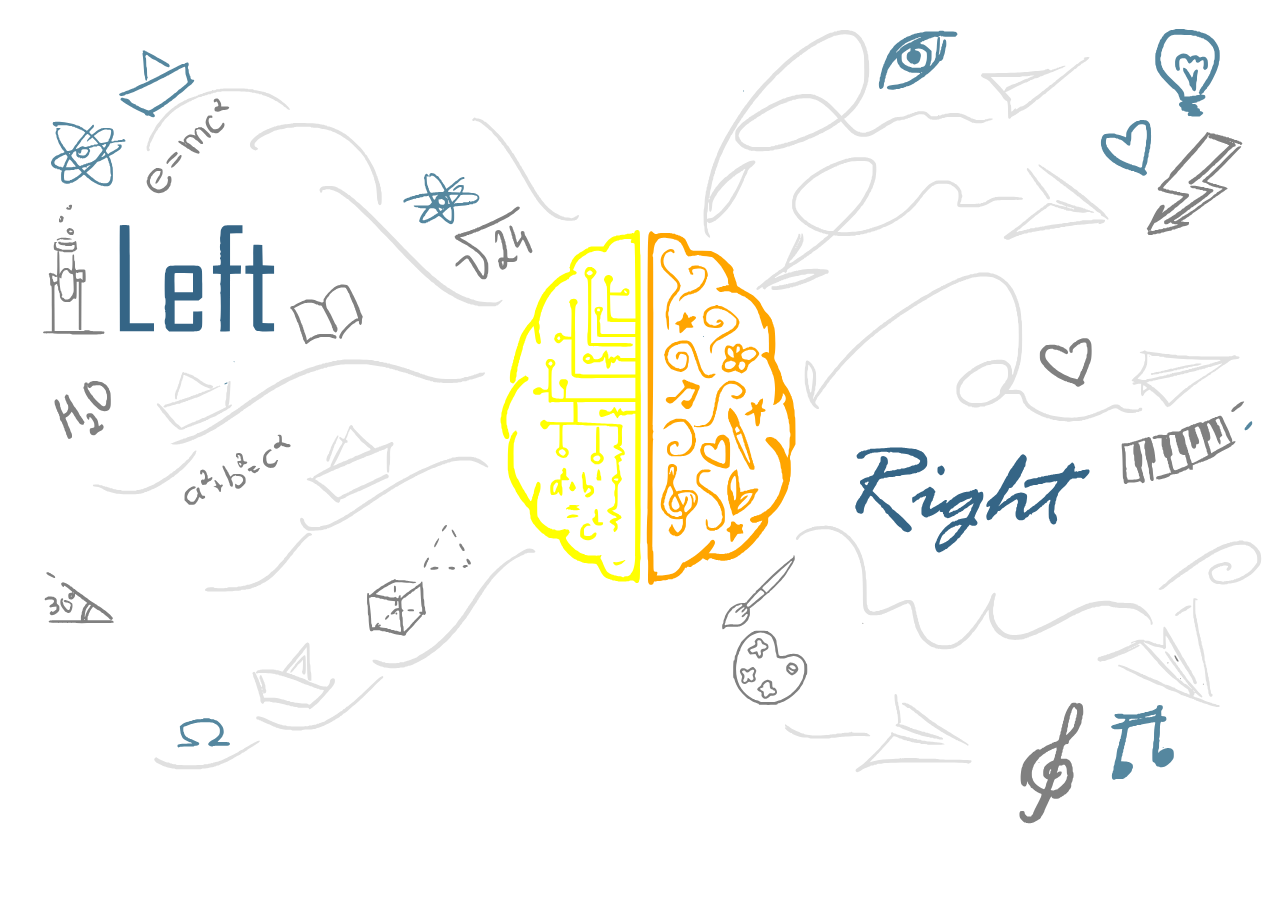
<file: skills/cerebro.html>
<!DOCTYPE html>
<html lang="en">
<head>
    <meta charset="UTF-8">
    <meta http-equiv="X-UA-Compatible" content="IE=edge">
    <meta name="viewport" content="width=device-width, initial-scale=1.0">
    <link rel="stylesheet" href="./cerebro.css">
    <title>Cerebro</title>
</head>
<body>

    <div class="container_svg">
        <!--  <img src="./img/cerebro2_blanco.png" alt=""> -->
         <svg id="cerebro_nuevo_svg"  version="1.0" xmlns="http://www.w3.org/2000/svg"
         width="3000.000000pt" height="2000.000000pt" viewBox="0 0 3000.000000 2000.000000"
         preserveAspectRatio="xMidYMid meet">

         <g transform="translate(0.000000,2000.000000) scale(0.100000,-0.100000)"
         fill="#ffff" stroke="none">
         <path class="cerebro_nuevo" fill='#55879F ' d="M27685 19490 c-3 -5 -26 -10 -51 -10 -24 0 -44 -4 -44 -10 0 -5 -9
         -10 -20 -10 -11 0 -20 -3 -20 -8 0 -4 -15 -13 -32 -21 -39 -16 -98 -70 -98
         -88 0 -7 -4 -13 -9 -13 -5 0 -16 -15 -25 -34 -8 -18 -22 -39 -31 -46 -8 -7
         -15 -17 -15 -22 0 -10 -23 -67 -41 -100 -5 -10 -9 -27 -9 -37 0 -11 -4 -23
         -10 -26 -5 -3 -10 -17 -10 -30 0 -13 -4 -27 -10 -30 -5 -3 -10 -19 -10 -35 0
         -16 -4 -32 -10 -35 -6 -4 -10 -65 -10 -150 0 -85 4 -146 10 -150 6 -3 10 -19
         10 -34 0 -27 44 -126 60 -136 5 -3 18 -24 29 -48 20 -42 307 -337 327 -337 13
         0 74 -63 74 -76 0 -6 9 -19 20 -29 11 -10 20 -25 20 -34 0 -9 7 -29 15 -45 8
         -15 15 -36 15 -46 0 -21 31 -50 54 -50 28 0 12 -25 -19 -30 -41 -7 -63 -49
         -47 -85 7 -15 21 -29 32 -32 15 -4 20 -14 20 -37 0 -38 15 -56 46 -56 13 0 26
         -4 29 -10 3 -5 26 -10 51 -10 32 0 44 -4 44 -14 0 -8 -4 -18 -10 -21 -14 -9
         -12 -51 3 -62 21 -17 252 -26 279 -11 35 20 78 60 78 73 0 19 -34 45 -58 45
         -16 0 -22 6 -22 23 0 28 -17 47 -43 47 -15 0 -18 5 -14 22 5 16 -1 31 -20 50
         -22 23 -35 28 -75 28 -54 0 -57 15 -6 23 76 13 98 20 98 28 0 5 8 9 18 9 11 0
         52 17 93 38 62 32 75 42 77 65 5 39 -14 57 -59 57 -44 0 -51 16 -14 30 13 5
         31 22 39 37 8 15 28 41 45 57 17 17 31 34 31 39 0 5 8 17 18 26 48 42 196 327
         227 436 10 33 21 68 26 77 5 10 9 36 9 57 0 22 5 43 10 46 6 4 10 58 10 130 0
         72 -4 126 -10 130 -5 3 -10 15 -10 26 0 10 -4 27 -10 37 -5 9 -17 35 -27 57
         -25 58 -110 165 -131 165 -5 0 -19 12 -33 26 -25 26 -116 73 -184 94 -22 7
         -48 16 -57 21 -10 5 -31 9 -47 9 -17 0 -33 5 -36 10 -3 6 -21 10 -40 10 -19 0
         -37 5 -40 10 -3 6 -46 10 -95 10 -49 0 -92 5 -95 10 -4 6 -58 10 -130 10 -72
         0 -126 -4 -130 -10z m430 -141 c5 -5 28 -9 52 -9 24 0 43 -4 43 -10 0 -5 11
         -10 24 -10 14 0 28 -4 31 -10 3 -5 17 -10 30 -10 13 0 27 -4 30 -10 3 -5 17
         -10 30 -10 13 0 25 -3 27 -7 2 -5 21 -17 42 -28 43 -22 117 -93 144 -137 9
         -16 20 -28 24 -28 4 0 8 -9 8 -20 0 -11 5 -20 10 -20 6 0 10 -11 10 -24 0 -14
         5 -28 10 -31 6 -3 10 -52 10 -110 0 -58 -4 -107 -10 -110 -5 -3 -10 -24 -10
         -46 0 -21 -4 -48 -10 -59 -5 -11 -14 -29 -20 -40 -5 -11 -10 -26 -10 -33 0 -7
         -8 -31 -19 -53 -10 -21 -22 -54 -26 -71 -3 -18 -11 -33 -16 -33 -5 0 -9 -9 -9
         -20 0 -11 -4 -20 -8 -20 -5 0 -14 -16 -22 -35 -8 -20 -22 -43 -32 -52 -10 -9
         -18 -20 -18 -25 0 -4 -16 -31 -35 -58 -19 -27 -35 -54 -35 -58 0 -5 -9 -17
         -20 -27 -11 -10 -20 -22 -20 -27 0 -5 -9 -18 -20 -30 -11 -12 -20 -31 -20 -43
         0 -11 -5 -26 -12 -33 -9 -9 -7 -16 7 -32 16 -18 17 -23 5 -30 -8 -5 -22 -7
         -32 -4 -9 2 -19 0 -23 -6 -3 -5 -33 -10 -65 -10 -32 0 -62 -4 -65 -10 -3 -5
         -44 -10 -91 -10 l-84 0 0 35 c0 83 -38 130 -311 385 -56 52 -120 122 -142 155
         -22 33 -44 62 -49 63 -4 2 -8 12 -8 23 0 10 -4 19 -10 19 -5 0 -10 11 -10 24
         0 14 -4 28 -10 31 -5 3 -10 26 -10 50 0 24 -4 47 -10 50 -5 3 -10 28 -10 55 0
         27 5 52 10 55 6 3 10 30 10 60 0 30 5 57 10 60 6 3 10 15 10 26 0 19 4 28 28
         76 7 13 12 29 12 36 0 33 83 170 126 207 63 55 82 57 369 52 99 -2 184 -7 190
         -13z"/>
         <path fill='#55879F '  d="M27815 18899 c-85 -42 -115 -99 -115 -214 0 -46 5 -87 10 -90 6 -3
         10 -16 10 -29 0 -28 29 -56 58 -56 30 0 44 30 32 71 -6 19 -10 68 -10 110 0
         96 19 119 97 119 56 0 64 -6 97 -72 36 -70 48 -71 114 -5 45 45 60 55 70 45 7
         -7 12 -20 12 -31 0 -44 55 -62 91 -29 30 29 66 45 83 39 12 -5 16 -22 16 -72
         0 -37 -4 -74 -10 -84 -6 -13 -5 -27 3 -45 16 -35 53 -34 83 2 21 24 24 37 24
         110 0 82 -7 106 -44 150 -16 17 -30 22 -71 22 -28 0 -56 -5 -63 -12 -9 -9 -19
         -5 -45 20 -27 26 -41 32 -78 32 -44 0 -99 -18 -99 -32 0 -17 -28 -7 -50 17
         -54 57 -141 71 -215 34z"/>
         <path fill='#55879F '  d="M27891 18543 c0 -21 9 -51 19 -68 10 -16 30 -50 43 -75 13 -25 38
         -71 55 -104 20 -35 32 -73 32 -95 0 -28 7 -44 29 -65 16 -15 31 -41 35 -56 3
         -16 17 -37 31 -46 24 -16 27 -16 45 1 17 16 20 31 20 116 0 54 4 101 10 104 6
         3 10 37 10 75 0 38 7 95 15 126 16 61 9 84 -24 84 -30 0 -81 -75 -81 -118 0
         -10 -6 -30 -12 -45 -13 -27 -28 -36 -28 -16 0 6 -13 31 -30 56 -16 24 -30 48
         -30 52 0 4 -9 16 -20 26 -11 10 -20 22 -20 27 0 19 -58 58 -85 58 -11 0 -15
         -10 -14 -37z"/>
         <path fill='#e0e0e0'  d="M19755 19470 c-3 -5 -21 -10 -40 -10 -19 0 -37 -4 -40 -10 -3 -5 -22
         -10 -41 -10 -19 0 -34 -4 -34 -9 0 -5 -18 -11 -41 -15 -45 -7 -84 -24 -244
         -103 -113 -55 -121 -60 -190 -103 -22 -14 -52 -32 -67 -39 -15 -8 -36 -21 -46
         -30 -23 -20 -51 -39 -77 -50 -12 -5 -27 -16 -34 -25 -7 -9 -19 -16 -26 -16 -6
         0 -20 -9 -30 -20 -10 -11 -23 -20 -30 -20 -6 0 -24 -13 -40 -30 -16 -16 -34
         -30 -40 -30 -6 0 -22 -11 -35 -25 -13 -14 -27 -25 -32 -25 -5 0 -27 -16 -48
         -36 -22 -20 -53 -46 -69 -58 -51 -36 -142 -118 -231 -206 -47 -47 -107 -102
         -133 -124 -26 -21 -47 -42 -47 -46 0 -5 -57 -66 -126 -137 -70 -70 -138 -144
         -153 -163 -14 -19 -37 -46 -51 -60 -14 -14 -47 -52 -75 -85 -27 -33 -52 -62
         -55 -65 -11 -10 -125 -162 -136 -182 -6 -10 -23 -32 -38 -47 -14 -15 -26 -32
         -26 -37 0 -6 -11 -21 -25 -34 -14 -13 -25 -29 -25 -36 0 -6 -7 -17 -15 -24 -9
         -7 -23 -29 -32 -49 -9 -20 -25 -43 -35 -52 -10 -9 -18 -19 -18 -23 0 -3 -16
         -29 -35 -56 -19 -27 -35 -54 -35 -59 0 -5 -7 -14 -15 -21 -9 -7 -23 -29 -32
         -49 -9 -20 -23 -44 -31 -53 -17 -20 -61 -97 -69 -120 -3 -10 -9 -18 -14 -18
         -5 0 -9 -5 -9 -11 0 -6 -9 -24 -21 -40 -49 -70 -239 -451 -239 -481 0 -14 -13
         -45 -51 -120 -5 -10 -9 -24 -9 -33 0 -8 -9 -30 -20 -50 -11 -20 -20 -44 -20
         -55 0 -10 -4 -22 -10 -25 -5 -3 -10 -16 -10 -29 0 -12 -4 -26 -9 -31 -4 -6
         -16 -46 -25 -90 -10 -44 -22 -88 -27 -97 -5 -10 -9 -29 -9 -42 0 -14 -4 -28
         -10 -31 -5 -3 -10 -24 -10 -45 0 -21 -4 -42 -10 -45 -5 -3 -10 -21 -10 -40 0
         -19 -4 -37 -10 -40 -5 -3 -10 -24 -10 -45 0 -21 -4 -42 -10 -45 -5 -3 -10 -26
         -10 -50 0 -24 -4 -55 -10 -70 -5 -14 -13 -89 -16 -166 -4 -77 -11 -142 -16
         -145 -12 -8 -10 -391 2 -399 6 -3 10 -36 10 -72 0 -76 18 -122 69 -175 64 -69
         88 -42 41 46 -16 32 -30 73 -30 91 0 19 -4 37 -10 40 -5 3 -10 43 -10 87 l0
         81 25 -23 c22 -21 29 -22 45 -12 11 7 30 12 43 12 13 0 33 9 45 20 12 11 28
         20 37 20 8 0 15 4 15 8 0 4 14 16 31 26 37 22 269 257 269 273 0 6 4 13 8 15
         13 5 82 104 82 117 0 6 5 11 10 11 6 0 10 5 10 12 0 6 7 20 16 30 9 9 27 37
         39 60 42 78 132 262 159 323 15 33 31 68 37 77 5 10 9 27 9 38 0 11 5 20 10
         20 6 0 10 9 10 19 0 11 3 21 8 23 10 4 52 87 52 104 0 30 63 114 85 114 19 0
         105 95 105 117 0 59 -91 56 -220 -9 -47 -24 -94 -51 -104 -60 -11 -10 -24 -18
         -29 -18 -5 0 -32 -16 -58 -35 -27 -19 -53 -35 -57 -35 -4 0 -14 -9 -22 -20 -8
         -11 -18 -20 -22 -20 -12 0 -119 -84 -152 -119 -17 -17 -35 -31 -41 -31 -13 0
         -175 -162 -175 -176 0 -5 -16 -25 -35 -44 -19 -19 -35 -38 -35 -42 0 -5 -9
         -18 -20 -30 -11 -12 -20 -28 -20 -35 0 -7 -4 -13 -9 -13 -5 0 -23 -29 -41 -65
         -41 -82 -54 -92 -46 -34 3 24 8 64 11 89 3 25 10 54 15 65 5 11 11 34 13 50
         14 87 30 161 38 170 5 5 9 24 9 41 0 18 5 36 10 39 6 3 10 17 10 31 0 13 5 24
         10 24 6 0 10 15 10 34 0 19 5 38 10 41 6 3 10 15 10 26 0 10 5 29 12 42 24 47
         28 57 28 74 0 10 7 31 15 47 8 15 15 37 15 47 0 10 5 21 10 24 6 3 10 17 10
         30 0 13 4 25 8 27 9 3 72 131 72 146 0 13 116 240 132 260 17 20 53 94 50 103
         0 4 8 15 18 24 11 10 20 24 20 32 0 7 5 13 10 13 6 0 10 7 10 15 0 8 8 24 18
         35 21 25 55 81 81 136 11 22 27 47 36 54 8 7 15 18 15 25 0 6 9 20 20 30 11
         10 20 23 20 30 0 7 8 19 18 28 9 9 26 33 37 54 11 21 28 45 37 54 10 9 18 19
         18 23 0 3 21 33 48 67 26 33 52 70 58 80 6 11 23 33 38 48 14 15 26 31 26 35
         0 10 38 59 103 130 26 29 47 56 47 60 0 4 24 32 53 63 28 30 54 60 56 66 2 7
         60 69 128 139 69 69 132 137 141 150 22 31 59 68 69 68 5 0 62 54 128 120 66
         66 124 120 130 120 6 0 33 23 60 50 27 28 54 50 60 50 6 0 26 16 45 35 19 19
         39 35 45 35 6 0 24 14 40 30 16 17 34 30 41 30 7 0 14 4 16 8 2 5 35 31 73 57
         39 27 72 52 73 57 2 4 9 8 16 8 7 0 21 8 32 18 25 22 50 37 94 58 19 10 44 25
         55 34 11 10 35 23 53 31 17 8 32 17 32 21 0 5 9 8 20 8 11 0 20 3 20 8 0 4 15
         13 33 21 17 8 63 29 102 48 38 18 78 33 87 33 10 0 18 5 18 10 0 6 9 10 20 10
         11 0 20 5 20 10 0 6 15 10 33 10 19 0 37 3 41 7 12 12 134 31 203 32 78 1 160
         -16 195 -40 14 -11 29 -19 33 -19 11 0 84 -84 85 -97 0 -7 5 -13 10 -13 6 0
         10 -6 10 -13 0 -7 9 -23 20 -35 11 -12 20 -27 20 -35 0 -8 7 -27 14 -43 18
         -35 45 -128 59 -204 11 -63 13 -562 2 -630 -4 -25 -11 -49 -15 -55 -4 -5 -10
         -27 -14 -48 -4 -21 -16 -54 -27 -73 -10 -19 -19 -41 -19 -48 0 -17 -42 -100
         -52 -104 -5 -2 -8 -12 -8 -23 0 -10 -4 -19 -9 -19 -5 0 -12 -8 -15 -17 -9 -25
         -30 -60 -49 -81 -10 -10 -17 -22 -17 -27 0 -16 -210 -245 -225 -245 -6 0 -27
         -16 -45 -35 l-35 -36 -110 114 c-133 137 -240 237 -252 237 -5 0 -20 11 -32
         24 -24 25 -180 106 -205 106 -8 0 -18 5 -21 10 -3 6 -21 10 -40 10 -19 0 -37
         5 -40 10 -4 6 -60 10 -135 10 -75 0 -131 -4 -135 -10 -3 -5 -33 -10 -65 -10
         -32 0 -62 -4 -65 -10 -3 -5 -19 -10 -36 -10 -16 0 -37 -4 -47 -9 -9 -5 -44
         -16 -77 -26 -33 -9 -68 -21 -77 -26 -10 -5 -24 -9 -31 -9 -8 0 -41 -13 -73
         -29 -32 -16 -95 -46 -139 -66 -124 -57 -170 -79 -175 -85 -6 -6 -33 -22 -110
         -63 -30 -16 -62 -36 -71 -43 -8 -8 -20 -14 -26 -14 -6 0 -16 -7 -23 -15 -7 -9
         -29 -23 -49 -32 -20 -10 -45 -25 -55 -35 -11 -10 -26 -18 -33 -18 -7 0 -13 -3
         -13 -8 0 -4 -16 -16 -35 -26 -19 -11 -35 -23 -35 -28 0 -4 -6 -8 -13 -8 -6 0
         -31 -18 -55 -40 -23 -22 -46 -40 -50 -40 -17 0 -157 -150 -179 -192 -19 -36
         -23 -58 -23 -139 0 -87 2 -100 26 -134 32 -48 132 -145 150 -145 7 0 14 -3 16
         -7 5 -12 76 -43 98 -43 10 0 22 -4 25 -10 3 -5 17 -10 30 -10 13 0 27 -4 30
         -10 4 -6 88 -10 220 -10 132 0 216 4 220 10 3 6 28 10 55 10 27 0 52 5 55 10
         3 6 20 10 37 10 44 0 225 43 260 61 10 5 29 9 42 9 14 0 28 5 31 10 3 6 17 10
         30 10 13 0 27 5 30 10 3 6 17 10 31 10 13 0 24 5 24 10 0 6 9 10 20 10 11 0
         34 8 52 18 18 11 51 22 72 26 39 7 92 28 169 67 22 10 44 19 50 19 7 0 44 15
         82 33 39 19 85 40 103 48 17 8 32 17 32 21 0 5 9 8 20 8 11 0 20 5 20 10 0 6
         11 10 24 10 13 0 29 7 36 15 7 9 45 31 84 50 90 44 127 66 147 88 9 9 24 17
         33 17 9 0 16 5 16 10 0 6 6 10 13 10 8 0 24 11 37 25 13 14 28 25 34 25 5 0
         19 9 31 20 l22 21 39 -46 c78 -92 218 -235 230 -235 6 0 17 -7 24 -15 7 -9 33
         -25 57 -36 129 -59 311 -46 441 32 20 12 51 30 67 39 17 10 59 36 95 59 36 22
         75 45 87 50 11 6 24 15 28 20 3 6 25 20 48 31 23 11 71 38 106 60 34 22 69 40
         76 40 8 0 17 5 20 10 3 6 31 10 61 10 30 0 54 5 54 10 0 6 20 10 44 10 25 0
         48 5 51 10 3 6 17 10 30 10 13 0 27 5 30 10 3 6 16 10 29 10 12 0 26 4 32 9 5
         4 45 20 89 35 44 15 88 31 97 36 25 14 124 12 150 -2 12 -7 41 -32 64 -55 24
         -24 50 -43 58 -43 9 0 16 -4 16 -10 0 -6 41 -10 104 -10 59 0 108 4 111 10 3
         6 17 10 31 10 13 0 24 5 24 10 0 6 15 10 33 10 18 0 39 6 45 13 10 9 62 12
         190 12 l177 0 130 -64 c72 -35 141 -68 154 -75 13 -6 73 -11 135 -11 95 0 117
         3 155 23 25 12 53 22 62 22 10 0 21 5 24 10 3 6 22 10 41 10 19 0 34 4 34 9 0
         5 9 11 21 14 12 3 18 10 14 16 -8 14 -102 14 -110 1 -3 -5 -21 -10 -40 -10
         -19 0 -37 -4 -40 -10 -3 -6 -52 -10 -110 -10 -58 0 -107 4 -110 10 -3 6 -17
         10 -30 10 -13 0 -27 5 -30 10 -3 6 -17 10 -31 10 -13 0 -24 4 -24 8 0 5 -17
         15 -37 23 -20 8 -66 29 -102 47 -36 17 -77 32 -92 32 -15 0 -31 5 -34 10 -4 6
         -58 10 -130 10 -72 0 -126 -4 -130 -10 -3 -5 -26 -10 -50 -10 -24 0 -47 -4
         -50 -10 -3 -5 -19 -10 -35 -10 -16 0 -32 -4 -35 -10 -3 -5 -17 -10 -30 -10
         -13 0 -26 -4 -29 -8 -3 -5 -45 -9 -94 -11 l-88 -2 -42 40 c-23 23 -45 41 -48
         41 -3 0 -17 9 -31 20 -22 17 -41 20 -119 20 -51 0 -96 -4 -99 -10 -3 -5 -17
         -10 -30 -10 -13 0 -27 -4 -30 -10 -3 -5 -17 -10 -31 -10 -13 0 -24 -4 -24 -10
         0 -5 -11 -10 -24 -10 -14 0 -28 -4 -31 -10 -3 -5 -17 -10 -30 -10 -13 0 -27
         -4 -30 -10 -3 -5 -16 -10 -29 -10 -12 0 -27 -5 -33 -11 -6 -6 -51 -15 -100
         -19 -48 -5 -101 -11 -118 -15 -36 -8 -188 -83 -265 -131 -30 -19 -63 -37 -72
         -40 -10 -4 -18 -10 -18 -15 0 -5 -6 -9 -13 -9 -7 0 -23 -9 -35 -20 -12 -11
         -25 -20 -30 -20 -5 0 -17 -9 -27 -20 -10 -11 -23 -20 -29 -20 -6 0 -42 -16
         -80 -35 -39 -19 -78 -35 -88 -35 -10 0 -18 -4 -18 -10 0 -6 -33 -10 -79 -10
         -44 0 -83 5 -86 10 -3 6 -14 10 -24 10 -21 0 -71 22 -71 33 0 4 -6 7 -13 7
         -16 0 -267 251 -267 268 0 7 8 15 18 19 23 8 252 234 252 248 0 6 11 22 25 35
         14 13 25 29 25 35 0 7 9 20 20 30 11 10 20 24 20 30 0 7 7 18 14 25 20 16 116
         207 116 230 0 11 5 22 10 25 6 3 10 17 10 30 0 13 5 27 10 30 6 3 10 17 10 31
         0 13 5 24 10 24 6 0 10 15 10 34 0 19 5 38 10 41 6 3 10 30 10 60 0 30 5 57
         10 60 6 4 10 82 10 200 0 118 -4 196 -10 200 -5 3 -10 37 -10 75 0 38 -4 72
         -10 75 -5 3 -10 21 -10 40 0 19 -4 37 -10 40 -5 3 -10 19 -10 35 0 16 -9 45
         -20 65 -11 20 -20 42 -20 50 0 17 -50 109 -62 113 -4 2 -8 10 -8 17 0 24 -126
         141 -181 169 -29 14 -68 26 -85 26 -18 0 -36 5 -39 10 -3 6 -50 10 -105 10
         -55 0 -102 -4 -105 -10z m-673 -1621 c29 -5 63 -14 76 -20 62 -26 81 -36 125
         -66 26 -18 51 -33 55 -33 4 0 26 -18 47 -40 21 -22 43 -40 49 -40 15 0 225
         -211 246 -248 19 -31 19 -33 2 -39 -9 -4 -22 -12 -29 -18 -6 -7 -35 -27 -65
         -46 -29 -18 -55 -36 -58 -39 -3 -3 -18 -12 -35 -20 -16 -8 -37 -20 -47 -28
         -21 -18 -370 -192 -383 -192 -6 0 -29 -9 -51 -19 -22 -11 -52 -23 -67 -26 -15
         -4 -30 -11 -33 -16 -3 -5 -12 -9 -20 -9 -8 0 -34 -9 -56 -20 -23 -11 -50 -20
         -60 -20 -10 0 -18 -4 -18 -10 0 -5 -9 -10 -20 -10 -11 0 -20 -4 -20 -10 0 -5
         -11 -10 -24 -10 -14 0 -28 -4 -31 -10 -3 -5 -17 -10 -30 -10 -13 0 -26 -4 -29
         -9 -3 -5 -26 -12 -51 -15 -24 -4 -47 -11 -50 -17 -4 -5 -21 -9 -40 -9 -19 0
         -37 -4 -40 -10 -3 -5 -19 -10 -35 -10 -16 0 -32 -4 -35 -10 -3 -5 -21 -10 -40
         -10 -19 0 -37 -4 -40 -10 -3 -5 -21 -10 -40 -10 -19 0 -37 -4 -40 -10 -3 -5
         -23 -10 -44 -10 -20 0 -42 -5 -48 -11 -14 -14 -441 -15 -456 0 -6 6 -21 11
         -33 11 -13 0 -26 5 -29 10 -3 6 -16 10 -29 10 -13 0 -31 9 -41 20 -10 11 -22
         20 -26 20 -15 0 -88 55 -89 66 0 5 -9 20 -20 32 -11 12 -20 30 -20 41 0 11 -4
         23 -10 26 -17 10 -11 51 12 97 25 47 141 168 201 208 20 14 37 28 37 33 0 4 6
         7 13 7 8 0 22 9 32 20 10 11 23 20 30 20 7 0 20 9 30 20 10 11 24 20 30 20 7
         0 19 7 26 16 7 9 22 20 34 25 32 15 63 34 82 51 10 8 25 18 33 21 8 4 33 18
         55 32 80 50 385 205 403 205 7 0 32 9 54 20 23 11 50 20 60 20 10 0 18 5 18
         10 0 6 11 10 24 10 14 0 28 5 31 10 3 6 17 10 30 10 13 0 27 5 30 10 3 6 21
         10 39 10 18 0 36 3 40 8 23 23 302 39 388 21z m-1600 -1710 c-10 -19 -27 -56
         -37 -84 -10 -27 -22 -54 -27 -59 -4 -6 -8 -18 -8 -28 0 -10 -4 -18 -10 -18 -5
         0 -10 -8 -10 -18 0 -19 -130 -284 -153 -311 -7 -9 -21 -33 -31 -53 -9 -20 -20
         -40 -25 -43 -5 -2 -18 -23 -29 -44 -35 -67 -46 -85 -63 -101 -8 -8 -22 -24
         -30 -36 -8 -12 -38 -47 -66 -79 -29 -32 -53 -62 -53 -66 0 -7 -115 -103 -149
         -124 -9 -5 -23 -17 -31 -25 -28 -27 -59 -40 -99 -40 -22 0 -43 -5 -46 -10 -4
         -6 -11 -8 -16 -5 -12 8 -12 148 1 161 5 5 11 58 12 118 2 77 7 111 16 114 9 3
         12 -22 12 -101 0 -82 3 -107 16 -117 30 -26 46 10 55 121 7 88 13 112 44 174
         20 40 42 79 50 85 8 7 15 17 15 22 0 8 44 73 60 88 3 3 18 21 34 40 51 62 171
         184 212 215 21 16 51 42 66 57 14 15 30 28 36 28 5 0 15 7 22 15 15 18 98 75
         109 75 4 0 16 9 26 20 10 11 24 20 30 20 7 0 19 7 26 16 13 15 51 35 57 29 2
         -1 -5 -18 -16 -36z m-822 -653 c0 -7 -7 -19 -15 -26 -12 -10 -15 -9 -15 7 0
         11 3 23 7 26 11 12 23 8 23 -7z"/>
         <path fill='#55879F ' d="M22095 19450 c-4 -6 -75 -10 -180 -10 -105 0 -176 -4 -180 -10 -3 -5
         -27 -10 -53 -10 -26 -1 -65 -7 -87 -15 -22 -8 -50 -15 -62 -15 -12 0 -25 -4
         -28 -10 -3 -5 -15 -10 -25 -10 -11 0 -35 -9 -55 -20 -20 -11 -41 -20 -48 -20
         -18 0 -67 -24 -67 -32 0 -5 -9 -8 -20 -8 -11 0 -20 -4 -20 -8 0 -5 -20 -19
         -43 -31 -24 -12 -56 -33 -70 -47 -14 -13 -30 -24 -34 -24 -10 0 -113 -103
         -113 -113 0 -4 -18 -26 -40 -49 -22 -24 -40 -46 -40 -50 0 -4 -16 -32 -35 -62
         -19 -30 -35 -62 -35 -70 0 -7 -13 -40 -30 -71 -16 -31 -30 -66 -30 -76 0 -10
         -4 -19 -10 -19 -5 0 -10 -8 -10 -19 0 -10 -7 -32 -15 -47 -8 -16 -19 -54 -25
         -84 -6 -30 -15 -63 -20 -72 -6 -10 -10 -31 -10 -48 0 -16 -4 -30 -10 -30 -5 0
         -10 -24 -10 -54 0 -30 -4 -58 -10 -61 -15 -9 -12 -137 4 -157 38 -51 106 4
         106 85 0 25 5 49 10 52 6 3 10 24 10 45 0 21 5 42 10 45 6 3 10 21 10 40 0 19
         5 37 10 40 6 3 10 17 10 30 0 13 5 27 10 30 6 3 10 18 10 33 1 15 14 45 30 67
         16 22 34 49 39 60 5 12 16 27 25 34 9 7 16 19 16 25 0 6 27 38 60 71 l60 59 0
         -45 c0 -47 19 -98 45 -119 8 -7 15 -18 15 -24 0 -24 67 -74 155 -116 88 -43
         92 -44 213 -48 67 -2 122 -8 122 -12 0 -9 -34 -40 -45 -40 -4 0 -15 -8 -24
         -17 -17 -18 -41 -34 -99 -64 -18 -10 -40 -23 -48 -30 -25 -20 -106 -59 -125
         -59 -10 0 -20 -4 -23 -9 -3 -4 -20 -12 -38 -15 -84 -18 -198 -39 -248 -46
         -108 -16 -140 -30 -140 -63 0 -30 46 -47 124 -47 41 0 78 5 81 10 3 6 31 10
         61 10 30 0 54 5 54 10 0 6 15 10 34 10 19 0 38 5 41 10 3 6 17 10 30 10 13 0
         27 5 30 10 3 6 14 10 24 10 27 0 161 64 191 93 11 9 26 17 35 17 8 0 15 5 15
         10 0 6 5 10 12 10 7 0 24 12 39 26 27 26 54 44 94 63 11 5 31 21 44 35 14 14
         29 26 34 26 33 0 280 248 300 303 3 9 16 17 27 17 30 0 70 49 70 85 0 8 4 23
         9 33 17 34 31 89 37 150 4 35 11 65 15 68 5 3 9 38 9 78 0 60 -3 76 -20 91
         -19 17 -21 17 -40 0 -12 -11 -20 -31 -20 -51 0 -18 -4 -36 -10 -39 -5 -3 -10
         -19 -10 -35 0 -16 -4 -32 -10 -35 -5 -3 -10 -21 -10 -40 0 -19 -4 -37 -10 -40
         -5 -3 -10 -19 -10 -34 0 -30 -20 -81 -32 -81 -10 0 -10 -2 2 40 6 19 13 113
         17 208 6 168 6 172 -14 172 -40 0 -47 -29 -59 -250 -3 -52 -10 -99 -15 -104
         -5 -6 -9 -40 -9 -77 0 -37 -4 -71 -10 -74 -5 -3 -10 -16 -10 -29 0 -12 -15
         -37 -35 -56 -19 -19 -35 -39 -35 -45 0 -6 -11 -22 -25 -35 -25 -23 -25 -23
         -25 -2 0 11 5 24 10 27 6 3 10 21 10 40 0 19 5 37 10 40 6 4 10 55 10 120 l0
         114 -57 56 c-58 56 -132 105 -162 105 -40 1 -66 50 -25 50 8 0 14 5 14 10 0 6
         8 10 18 10 9 0 26 7 36 15 11 8 26 15 33 15 8 0 33 9 55 20 23 11 50 20 59 20
         10 0 21 5 24 10 3 6 17 10 31 10 13 0 24 5 24 10 0 13 67 13 75 0 3 -5 19 -1
         38 10 35 21 67 26 67 10 0 -6 63 -10 168 -10 l168 0 29 30 c25 26 26 31 14 47
         -31 40 -42 42 -176 43 -77 0 -134 4 -138 10 -3 6 -30 10 -60 10 -30 0 -57 -4
         -60 -10z m-430 -150 c-3 -5 -17 -10 -31 -10 -13 0 -24 -4 -24 -10 0 -5 -6 -10
         -12 -10 -19 0 -158 -72 -158 -81 0 -5 -8 -9 -19 -9 -52 0 -261 -135 -261 -169
         0 -5 -12 -17 -27 -27 -16 -9 -33 -25 -40 -33 -6 -9 -15 -12 -19 -8 -9 9 165
         187 182 187 6 0 17 7 24 15 12 15 143 80 210 105 19 7 39 17 45 22 5 4 18 8
         30 8 12 0 25 4 31 9 8 8 21 12 67 20 5 0 5 -3 2 -9z m-245 -288 c0 -32 -4 -39
         -30 -50 -40 -18 -60 -59 -60 -124 1 -50 4 -56 50 -105 34 -36 57 -53 74 -53
         14 0 28 -4 31 -10 16 -25 92 -1 133 43 19 21 29 49 49 150 11 58 -49 127 -113
         127 -13 0 -26 5 -29 11 -13 20 29 38 87 39 61 0 121 -25 170 -71 26 -25 28
         -31 28 -111 0 -47 -4 -98 -10 -114 -5 -16 -14 -48 -20 -71 -11 -43 -49 -73
         -92 -73 -10 0 -18 -4 -18 -10 0 -6 -43 -10 -109 -10 -63 0 -112 4 -116 10 -3
         6 -15 10 -26 10 -10 0 -27 4 -37 9 -9 5 -34 17 -56 27 -44 22 -94 69 -107 102
         -5 13 -9 57 -9 97 0 68 2 75 26 92 14 10 41 30 59 46 18 15 36 27 39 27 4 0
         24 11 44 25 20 14 38 25 39 25 2 0 3 -17 3 -38z m270 -547 c-7 -9 -15 -13 -19
         -10 -3 3 1 10 9 15 21 14 24 12 10 -5z"/>
         <path fill='white' d="M5152 19394 c-12 -8 -22 -26 -22 -39 0 -13 -4 -27 -10 -30 -5 -3 -10
         -24 -10 -45 0 -21 -4 -42 -10 -45 -5 -3 -10 -26 -10 -51 0 -24 -4 -44 -10 -44
         -5 0 -10 -15 -10 -34 0 -19 -4 -38 -10 -41 -5 -3 -10 -21 -10 -40 0 -19 -4
         -36 -9 -39 -5 -3 -11 -20 -14 -38 -14 -77 -20 -104 -27 -113 -4 -5 -11 -36
         -14 -67 -4 -32 -12 -60 -17 -63 -5 -4 -9 -17 -9 -30 0 -14 -9 -40 -20 -60 -14
         -25 -20 -54 -20 -95 0 -59 0 -60 28 -60 40 0 59 26 68 88 3 29 11 55 15 58 5
         3 9 18 9 34 0 16 9 45 20 65 11 20 20 49 20 65 0 17 5 30 10 30 6 0 10 15 10
         34 0 19 5 38 10 41 6 3 10 21 10 40 0 19 4 36 9 39 5 3 12 39 16 81 4 41 11
         77 16 81 5 3 9 21 9 40 0 19 4 34 9 34 5 0 12 12 14 28 4 26 4 25 6 -5 0 -17
         6 -35 11 -38 6 -3 10 -19 10 -35 0 -16 9 -45 20 -65 11 -20 20 -43 20 -51 0
         -30 42 -153 56 -165 8 -6 14 -16 14 -21 0 -15 25 -36 46 -39 35 -4 70 12 88
         42 10 16 28 40 42 54 13 13 24 28 24 33 0 5 7 15 15 22 25 20 67 88 115 185
         l45 89 3 -262 c1 -149 6 -262 11 -262 5 0 12 -37 14 -82 9 -158 30 -199 84
         -166 30 18 43 62 24 81 -6 6 -11 46 -11 88 0 43 -4 81 -10 84 -6 4 -10 75 -10
         180 0 105 -4 176 -10 180 -6 4 -10 63 -10 145 0 116 -2 139 -16 144 -29 11
         -66 -21 -97 -85 -9 -20 -23 -42 -32 -49 -8 -7 -15 -18 -15 -24 0 -7 -20 -32
         -45 -56 -25 -24 -45 -49 -45 -55 0 -6 -16 -27 -36 -46 -20 -18 -40 -43 -45
         -54 -11 -25 -30 -55 -45 -71 -14 -16 -34 1 -34 27 0 10 -4 21 -10 24 -5 3 -10
         17 -10 30 0 13 -4 27 -10 30 -5 3 -10 16 -10 29 0 12 -3 26 -7 30 -5 4 -13 29
         -20 54 -26 105 -31 121 -47 152 -9 18 -16 41 -16 51 0 16 -53 69 -69 69 -3 0
         -17 -7 -29 -16z"/>
         <path fill='white' d="M9172 19285 c-8 -17 -12 -99 -12 -240 0 -132 -4 -216 -10 -220 -5 -3
         -10 -46 -10 -95 0 -49 -4 -92 -10 -95 -5 -3 -10 -42 -10 -85 0 -43 -4 -82 -10
         -85 -5 -3 -10 -37 -10 -74 0 -37 -4 -71 -9 -76 -12 -12 -18 -246 -7 -263 8
         -13 44 -16 70 -6 12 5 16 20 16 60 l0 55 160 -2 c88 0 162 -5 166 -10 3 -5 63
         -9 133 -9 156 0 161 3 161 102 0 49 -6 77 -22 107 -12 23 -25 41 -30 41 -4 0
         -8 5 -8 12 0 15 -50 68 -65 68 -11 0 -55 -45 -55 -56 0 -3 8 -18 19 -32 27
         -39 71 -121 71 -132 0 -13 -203 -13 -216 0 -5 5 -74 11 -154 12 l-145 3 3 45
         c1 25 7 74 13 110 31 203 52 847 28 876 -18 22 -45 16 -57 -11z"/>
         <path fill='white' d="M6010 19135 l-23 -25 23 -25 c26 -27 49 -32 68 -13 26 26 5 88 -31
         88 -7 0 -24 -11 -37 -25z"/>
         <path fill='white' d="M6910 18926 l0 -196 -95 0 c-52 0 -95 -3 -95 -8 0 -4 -10 -12 -22
         -17 -24 -11 -67 -80 -68 -110 0 -11 -7 -29 -15 -39 -14 -18 -15 -11 -15 67 0
         99 -5 111 -75 185 l-49 52 -71 0 c-61 0 -74 -3 -92 -22 -11 -13 -23 -30 -26
         -38 -4 -11 -6 -9 -6 5 -1 12 -5 25 -10 30 -5 6 -11 26 -13 45 -3 38 -27 51
         -53 30 -12 -10 -15 -51 -15 -220 0 -251 5 -270 76 -270 62 0 70 18 79 173 10
         184 35 222 107 158 l33 -29 3 -186 3 -186 28 -19 c24 -18 32 -19 55 -8 14 7
         26 18 26 25 0 6 7 12 15 12 8 0 15 -6 15 -13 0 -27 74 -77 114 -77 14 0 28 -4
         31 -10 9 -14 109 -12 123 2 9 9 15 9 24 0 17 -17 77 -15 95 4 14 13 16 41 14
         177 -1 89 -6 166 -12 172 -5 5 -9 73 -9 151 0 85 -4 145 -10 149 -5 3 -10 36
         -11 73 -1 76 -22 125 -57 130 -22 3 -22 3 -22 -192z m-27 -320 c26 -23 27 -26
         27 -134 0 -109 -8 -138 -33 -113 -6 6 -34 11 -62 11 -28 0 -63 6 -78 13 -25
         11 -27 16 -27 84 0 69 5 86 47 156 2 4 25 7 51 7 35 0 54 -6 75 -24z"/>
         <path fill='#55879F ' d="M3197 18983 c-4 -3 -2 -12 4 -20 9 -10 8 -17 -1 -28 -8 -9 -10 -27
         -5 -47 9 -45 25 -220 31 -353 2 -60 9 -119 14 -130 5 -11 11 -38 13 -60 4 -48
         20 -80 36 -71 6 4 11 17 11 30 0 12 5 27 12 34 9 9 9 15 0 24 -8 8 -12 49 -12
         119 0 61 -4 111 -10 114 -6 4 -10 53 -10 116 0 66 -4 109 -10 109 -15 0 -12
         39 4 56 19 19 29 18 46 -6 8 -11 19 -20 24 -20 5 0 18 -7 28 -17 22 -19 44
         -33 118 -70 30 -15 61 -33 68 -40 7 -7 30 -20 50 -30 20 -9 39 -19 42 -22 5
         -6 59 -37 119 -67 37 -19 63 -11 69 20 4 19 -34 66 -54 66 -6 0 -17 7 -24 15
         -6 8 -44 30 -83 50 -40 19 -88 45 -107 57 -31 20 -134 76 -230 125 -19 10 -36
         21 -38 26 -2 4 -12 7 -23 7 -10 0 -19 5 -19 10 0 11 -53 14 -63 3z"/>
         <path fill='white' d="M6017 18934 c-4 -4 -7 -18 -7 -30 0 -13 -4 -26 -10 -29 -15 -9 -13
         -408 2 -423 7 -7 24 -12 38 -12 14 0 31 5 38 12 15 15 17 409 3 424 -5 5 -11
         20 -13 34 -3 25 -35 40 -51 24z"/>
         <path fill='#e0e0e0' d="M25553 18826 c-27 -13 -29 -24 -7 -33 11 -4 5 -11 -23 -25 -61 -30
         -83 -44 -112 -72 -15 -14 -31 -26 -35 -26 -5 0 -23 -12 -42 -27 -18 -16 -59
         -48 -90 -73 -65 -53 -148 -121 -187 -156 -15 -13 -30 -24 -33 -24 -7 0 -146
         -110 -165 -132 -9 -10 -21 -18 -26 -18 -5 0 -24 -16 -43 -35 -19 -19 -39 -35
         -45 -35 -6 0 -24 -13 -40 -30 -16 -16 -34 -30 -40 -30 -6 0 -29 -18 -50 -40
         -21 -22 -43 -40 -48 -40 -5 0 -24 -12 -42 -27 -17 -16 -74 -59 -125 -98 -50
         -38 -103 -80 -116 -92 -13 -13 -27 -23 -32 -23 -4 0 -26 -18 -47 -40 -41 -42
         -125 -90 -158 -90 -11 0 -42 -16 -68 -35 -55 -40 -59 -41 -59 -20 0 24 -13 18
         -55 -25 -21 -22 -43 -40 -47 -40 -4 0 -8 33 -8 73 0 40 -4 77 -9 82 -16 18
         -20 93 -5 106 28 23 14 53 -57 125 l-71 72 43 21 c24 12 94 47 154 79 61 32
         133 66 160 76 28 11 65 28 83 38 18 10 38 18 45 18 18 0 67 24 67 33 0 4 9 7
         20 7 11 0 20 5 20 10 0 6 9 10 20 10 11 0 35 9 55 20 20 11 43 20 51 20 15 0
         67 20 106 41 10 5 24 9 33 9 8 0 30 9 50 20 20 11 42 20 49 20 8 0 31 8 53 19
         21 10 63 27 93 36 30 10 70 27 88 37 18 10 39 18 47 18 8 0 30 9 50 20 20 11
         44 20 55 20 11 0 20 4 20 8 0 5 16 14 35 22 19 8 35 18 35 23 0 11 -81 -1 -94
         -14 -6 -5 -20 -9 -32 -9 -13 0 -26 -4 -29 -10 -3 -5 -17 -10 -31 -10 -13 0
         -24 -4 -24 -10 0 -5 -11 -10 -24 -10 -14 0 -28 -4 -31 -10 -3 -5 -17 -10 -30
         -10 -13 0 -27 -4 -30 -10 -10 -17 -37 -11 -62 12 -20 19 -27 20 -43 10 -11 -7
         -28 -12 -38 -12 -10 0 -22 -4 -27 -9 -6 -5 -32 -11 -60 -14 -124 -11 -307 -29
         -380 -38 -86 -10 -670 -29 -903 -29 -127 0 -143 -2 -149 -17 -4 -10 -11 -21
         -16 -24 -20 -14 21 -50 100 -89 57 -28 93 -53 115 -82 18 -22 60 -71 93 -107
         33 -37 86 -97 118 -132 32 -36 69 -85 83 -109 25 -44 71 -90 89 -90 28 0 39
         -67 40 -235 0 -94 4 -176 9 -183 15 -24 66 -3 66 27 0 6 8 11 18 11 9 0 28 9
         42 20 14 11 29 20 34 20 5 0 16 8 25 18 9 9 28 23 44 31 15 8 27 18 27 23 0 4
         6 8 14 8 7 0 19 7 26 15 7 8 23 15 36 15 12 0 26 5 29 10 3 6 14 10 24 10 9 0
         42 21 72 46 67 56 74 62 124 99 22 17 52 42 67 57 14 16 29 28 33 28 8 0 51
         33 119 93 24 20 47 37 53 37 5 0 27 18 48 40 21 22 44 40 50 40 6 0 31 20 55
         45 24 25 49 45 54 45 6 0 28 18 51 39 22 22 57 52 77 68 31 24 88 72 248 207
         14 11 48 39 75 61 28 22 52 43 53 47 2 5 9 8 16 8 6 0 30 18 51 40 21 22 44
         40 50 40 6 0 22 11 35 25 13 14 29 25 35 25 7 0 20 9 30 20 10 11 22 20 27 20
         16 0 118 93 118 107 0 16 -84 16 -117 -1z m-1217 -441 c-15 -8 -37 -15 -47
         -15 -11 0 -19 -4 -19 -10 0 -5 -8 -10 -18 -10 -10 0 -27 -7 -38 -15 -10 -8
         -26 -15 -35 -15 -14 0 -76 -28 -161 -71 -10 -5 -25 -9 -33 -9 -8 0 -15 -4 -15
         -10 0 -5 -9 -10 -19 -10 -11 0 -22 -4 -25 -9 -3 -5 -22 -12 -43 -16 -20 -3
         -57 -16 -82 -27 -25 -11 -61 -27 -78 -35 -18 -8 -33 -20 -33 -28 0 -8 -3 -15
         -8 -15 -4 0 -13 -13 -20 -30 -15 -34 -30 -38 -39 -12 -3 9 -71 83 -152 165
         l-146 147 357 0 c227 0 359 4 363 10 3 6 50 10 105 10 55 0 102 4 105 10 3 6
         30 10 58 10 l52 0 -29 -15z"/>
         <path fill='white' d="M10956 18731 c-10 -11 -16 -30 -14 -43 3 -20 8 -23 48 -23 l45 0 0
         40 c0 37 -2 40 -31 43 -20 2 -36 -4 -48 -17z"/>
         <path fill='#55879F ' d="M4213 18696 c-13 -6 -23 -14 -23 -18 0 -5 -14 -8 -30 -8 -17 0 -38
         -4 -48 -9 -9 -5 -53 -27 -97 -47 -44 -21 -82 -41 -85 -44 -5 -5 -89 -49 -260
         -136 -52 -27 -96 -52 -98 -56 -2 -4 -12 -8 -23 -8 -10 0 -19 -4 -19 -10 0 -5
         -6 -10 -12 -10 -7 0 -80 -34 -163 -75 -82 -41 -153 -75 -157 -75 -12 0 -163
         -74 -166 -82 -2 -5 -12 -8 -23 -8 -10 0 -19 -4 -19 -10 0 -5 -9 -10 -20 -10
         -11 0 -35 -9 -55 -20 -20 -11 -42 -20 -50 -20 -13 0 -66 -20 -107 -41 -10 -5
         -24 -9 -31 -9 -19 0 -72 -27 -86 -44 -18 -21 21 -50 59 -42 16 3 44 9 60 12
         17 4 30 10 30 15 0 5 13 9 30 9 16 0 45 9 65 20 20 11 44 20 53 20 10 0 22 4
         27 8 6 5 26 15 45 22 19 7 76 32 125 55 50 23 117 55 150 70 113 52 270 129
         275 135 3 3 32 18 65 34 118 54 150 71 153 79 2 4 12 7 23 7 10 0 19 4 19 9 0
         4 46 32 103 61 56 28 109 57 117 64 8 7 38 22 65 35 28 13 58 27 68 32 30 16
         37 1 37 -87 0 -46 4 -92 10 -102 5 -9 16 -44 24 -77 9 -33 18 -69 21 -81 5
         -16 -3 -29 -35 -55 -22 -19 -65 -55 -94 -81 -29 -27 -57 -48 -62 -48 -6 0 -30
         -20 -54 -45 -24 -25 -48 -45 -53 -45 -4 0 -25 -16 -45 -35 -21 -19 -65 -53
         -97 -77 -33 -23 -67 -50 -76 -60 -9 -10 -21 -18 -26 -18 -5 0 -18 -8 -29 -18
         -10 -10 -35 -26 -54 -36 -55 -28 -78 -42 -97 -57 -10 -8 -31 -21 -48 -29 -16
         -8 -37 -20 -46 -28 -29 -23 -93 -52 -116 -52 -13 0 -46 11 -75 25 -28 14 -57
         25 -64 25 -15 0 -98 42 -102 53 -2 4 -12 7 -23 7 -10 0 -19 3 -19 8 0 4 -17
         15 -37 25 -67 31 -97 52 -112 80 -20 34 -63 57 -107 57 -19 0 -43 5 -53 11
         -29 19 -71 3 -71 -27 0 -14 7 -27 18 -31 9 -4 19 -9 22 -12 12 -15 80 -61 88
         -61 5 0 15 -7 22 -15 7 -8 41 -29 76 -45 35 -17 66 -35 69 -40 6 -10 53 -33
         145 -72 97 -41 140 -63 140 -74 0 -23 39 -47 66 -40 18 5 37 0 61 -14 78 -46
         145 -9 89 49 -14 15 -26 30 -26 33 0 3 24 18 53 32 57 29 72 38 134 79 23 15
         45 27 50 27 5 0 15 9 23 20 8 11 19 20 24 20 11 0 110 70 114 82 2 4 9 8 16 8
         6 0 30 18 51 40 21 22 44 40 50 40 6 0 35 25 65 55 30 30 58 55 64 55 10 0 61
         43 160 133 34 31 67 57 72 57 19 0 104 96 104 118 0 18 -6 22 -31 22 -37 0
         -58 23 -59 63 0 15 -4 27 -10 27 -5 0 -10 11 -10 24 0 14 -4 28 -10 31 -5 3
         -10 28 -10 55 0 27 -4 52 -10 55 -5 3 -10 19 -10 35 0 16 5 32 10 35 14 9 13
         58 -2 73 -14 14 -35 14 -65 -2z"/>
         <path fill='white' d="M11225 18590 c-3 -5 -16 -10 -29 -10 -33 0 -86 -67 -86 -109 0 -11
         -4 -23 -10 -26 -14 -9 -12 -61 3 -88 19 -35 49 -67 63 -67 6 0 17 -7 24 -15
         11 -14 49 -33 105 -55 96 -36 212 -42 236 -12 24 30 41 64 34 70 -3 4 -41 5
         -84 3 -49 -2 -81 1 -85 8 -4 6 -20 11 -35 11 -35 0 -140 52 -170 84 -23 24
         -23 26 -8 59 26 54 50 70 94 63 103 -18 124 -18 144 0 18 16 18 18 3 36 -10
         10 -27 18 -40 18 -13 0 -26 5 -29 10 -3 6 -26 10 -51 10 -24 0 -44 5 -44 10 0
         6 -6 10 -14 10 -8 0 -18 -4 -21 -10z"/>
         <path fill='white' d="M10565 18570 c-3 -5 -13 -10 -22 -10 -58 0 -133 -120 -133 -214 0
         -63 16 -99 65 -146 35 -34 38 -35 120 -35 65 0 87 4 102 18 11 9 23 17 26 17
         13 0 7 -224 -6 -260 -23 -60 -40 -90 -52 -90 -6 0 -20 -8 -31 -17 -30 -27 -62
         -43 -84 -43 -11 0 -20 -4 -20 -10 0 -5 -7 -10 -15 -10 -8 0 -23 -4 -33 -9 -35
         -19 -190 -41 -289 -41 l-103 0 0 29 c0 48 -9 61 -45 61 -31 0 -65 -25 -65 -48
         0 -7 -4 -12 -10 -12 -16 0 -10 -62 9 -95 30 -51 80 -68 185 -62 50 3 114 10
         141 16 28 6 65 13 83 17 17 3 32 10 32 15 0 5 11 9 24 9 14 0 28 5 31 10 3 6
         14 10 23 10 37 0 163 73 215 125 87 85 87 85 87 337 0 120 -4 218 -9 218 -5 0
         -11 9 -14 20 -3 11 -12 20 -20 20 -18 0 -47 -53 -47 -85 0 -61 -122 -92 -167
         -42 -40 44 -57 107 -33 122 6 3 10 16 10 29 0 12 13 34 28 49 26 25 35 27 108
         27 55 0 86 -5 100 -15 31 -23 44 -18 44 18 0 38 -25 67 -58 67 -11 0 -24 5
         -27 10 -3 6 -37 10 -75 10 -38 0 -72 -4 -75 -10z"/>
         <path fill='white' d="M9992 18540 c-12 -11 -25 -20 -31 -20 -13 0 -51 -67 -51 -91 0 -10
         -4 -19 -10 -19 -15 0 -13 -176 3 -203 38 -68 76 -87 173 -87 56 0 82 5 114 23
         58 30 140 115 140 143 0 13 5 26 10 29 6 3 10 35 10 71 0 62 -2 66 -41 109
         -26 28 -50 45 -65 45 -12 0 -26 5 -29 10 -3 6 -49 10 -104 10 -83 0 -100 -3
         -119 -20z m110 -75 c21 -27 47 -32 65 -14 9 9 21 8 47 -5 32 -15 36 -21 36
         -54 0 -82 -30 -131 -102 -165 -62 -29 -158 -18 -158 18 0 8 -4 15 -10 15 -5 0
         -10 22 -10 49 0 28 5 53 10 56 6 3 10 19 10 34 0 31 52 91 78 91 8 0 23 -11
         34 -25z"/>
         <path fill='white' d="M10972 18528 c-7 -7 -12 -26 -12 -43 0 -17 -5 -36 -12 -43 -9 -9 -9
         -17 -1 -34 7 -13 13 -44 16 -69 2 -25 10 -58 18 -75 12 -25 20 -29 54 -29 l40
         0 3 54 c2 30 -2 59 -7 64 -6 6 -11 32 -11 58 0 26 -4 51 -10 54 -5 3 -10 16
         -10 29 0 26 -17 46 -40 46 -9 0 -21 -5 -28 -12z"/>
         <path fill='white' d="M26025 18160 c-3 -5 -15 -10 -26 -10 -10 0 -19 -4 -19 -10 0 -5 -9
         -10 -20 -10 -11 0 -20 -3 -20 -8 0 -4 -10 -12 -22 -17 -13 -6 -27 -20 -33 -32
         -5 -13 -16 -23 -23 -23 -7 0 -17 -11 -22 -24 -10 -26 -3 -59 24 -120 9 -20 23
         -51 31 -70 8 -18 21 -39 30 -46 8 -7 15 -18 15 -24 0 -7 10 -22 23 -34 26 -24
         85 -30 105 -10 14 14 16 68 2 68 -5 0 -10 6 -10 13 0 8 -9 22 -20 32 -39 35
         -80 147 -64 173 19 29 106 70 152 71 47 1 71 -10 118 -52 37 -33 119 -77 145
         -77 10 0 21 -4 24 -10 3 -5 24 -10 45 -10 21 0 42 5 45 10 3 6 19 10 34 10 43
         0 83 25 145 90 66 69 72 103 22 108 -27 3 -117 -33 -124 -50 -2 -5 -12 -8 -23
         -8 -10 0 -19 -4 -19 -10 0 -5 -11 -10 -24 -10 -14 0 -28 -4 -31 -10 -13 -21
         -98 -8 -125 20 -3 3 -17 11 -32 19 -16 8 -28 18 -28 23 0 4 -5 8 -11 8 -6 0
         -22 9 -36 20 -22 17 -41 20 -124 20 -54 0 -101 -4 -104 -10z"/>
         <path fill='#e0e0e0'd="M5035 18080 c-3 -5 -26 -10 -50 -10 -24 0 -47 -4 -50 -10 -3 -5 -19
         -10 -34 -10 -15 0 -31 -4 -37 -10 -5 -5 -36 -12 -69 -16 -33 -4 -75 -16 -93
         -26 -18 -10 -41 -18 -52 -18 -10 0 -22 -4 -25 -10 -3 -5 -17 -10 -30 -10 -13
         0 -27 -4 -30 -10 -3 -5 -17 -10 -31 -10 -13 0 -24 -4 -24 -10 0 -5 -9 -10 -20
         -10 -11 0 -20 -4 -20 -10 0 -5 -8 -10 -19 -10 -40 0 -211 -65 -219 -82 -2 -5
         -12 -8 -22 -8 -10 0 -20 -4 -22 -8 -1 -4 -28 -20 -58 -36 -80 -41 -98 -51
         -118 -69 -10 -10 -23 -17 -29 -17 -5 0 -18 -9 -28 -20 -10 -11 -22 -20 -27
         -20 -5 0 -28 -18 -51 -39 -23 -21 -58 -52 -77 -67 -46 -38 -53 -45 -72 -72 -8
         -13 -39 -47 -67 -77 -28 -29 -51 -57 -51 -61 0 -5 -16 -25 -36 -45 -40 -41
         -49 -55 -94 -146 -17 -34 -35 -65 -40 -68 -5 -3 -17 -23 -27 -43 -9 -20 -20
         -39 -23 -42 -13 -12 -53 -101 -47 -106 3 -3 -3 -21 -14 -40 -10 -19 -19 -48
         -19 -64 0 -16 -4 -32 -10 -35 -16 -10 -12 -104 5 -121 19 -19 44 -15 59 10 8
         14 8 20 -1 23 -15 6 -17 59 -3 68 6 3 10 21 10 40 0 18 3 35 8 37 10 4 92 170
         92 186 0 7 11 28 25 46 14 18 25 37 25 43 0 5 9 18 20 28 11 10 20 23 20 29 0
         5 12 22 26 37 26 27 44 54 63 94 5 11 21 31 35 44 14 14 26 30 26 36 0 12 196
         205 209 205 4 0 20 14 37 31 16 17 45 38 64 46 19 9 43 23 52 31 17 14 61 40
         138 79 19 10 37 21 38 26 2 4 12 7 23 7 10 0 19 5 19 10 0 6 11 10 23 10 13 0
         32 9 42 20 10 11 29 20 42 20 12 0 23 5 23 10 0 6 9 10 20 10 11 0 20 5 20 10
         0 6 9 10 20 10 11 0 20 4 20 9 0 5 22 12 50 16 27 4 52 11 56 16 3 5 16 9 29
         9 13 0 27 5 30 10 3 6 19 10 35 10 16 0 32 5 35 10 3 6 21 10 40 10 19 0 37 5
         40 10 3 6 17 10 31 10 13 0 24 5 24 10 0 6 15 10 34 10 19 0 38 5 41 10 3 6
         30 10 59 10 28 0 57 5 62 10 13 13 684 -6 698 -20 6 -6 31 -10 57 -10 26 0 51
         -4 54 -10 3 -5 21 -10 40 -10 19 0 37 -4 40 -10 3 -5 22 -10 41 -10 19 0 34
         -4 34 -10 0 -5 8 -10 18 -10 20 0 89 -23 98 -33 4 -4 15 -7 25 -7 17 0 148
         -64 159 -78 3 -4 19 -14 35 -22 17 -8 38 -21 48 -29 19 -16 51 -35 82 -50 11
         -5 31 -21 44 -35 14 -14 28 -26 33 -26 4 0 25 -16 45 -35 41 -38 73 -46 73
         -17 0 18 -129 152 -147 152 -5 0 -27 18 -48 40 -21 22 -43 40 -49 40 -5 0 -17
         6 -25 14 -9 7 -41 27 -71 43 -30 16 -64 34 -75 40 -64 34 -109 53 -125 53 -11
         0 -22 5 -25 10 -3 6 -15 10 -26 10 -10 0 -27 4 -37 10 -24 13 -155 40 -196 40
         -20 0 -36 5 -36 10 0 6 -28 10 -64 10 -36 0 -68 5 -71 10 -4 6 -125 10 -330
         10 -205 0 -326 -4 -330 -10z"/>
         <path fill='#55879F ' d="M17450 18030 c0 -11 5 -20 10 -20 6 0 10 9 10 20 0 11 -4 20 -10 20
         -5 0 -10 -9 -10 -20z"/>
         <path fill='grey' d="M4897 17832 c-32 -35 -7 -96 26 -63 6 6 17 11 24 11 16 0 40 -46 44
         -85 4 -27 1 -30 -26 -33 -40 -5 -65 -29 -65 -64 0 -44 21 -58 83 -58 40 0 58
         5 71 19 13 14 35 20 87 23 54 3 74 8 90 25 40 40 20 53 -81 53 l-90 0 0 39 c0
         41 -11 67 -49 119 -20 26 -32 32 -61 32 -23 0 -43 -7 -53 -18z"/>
         <path fill='white' d="M25405 17817 c-11 -7 -40 -29 -64 -49 -24 -21 -47 -38 -50 -38 -20 0
         -36 -73 -36 -166 0 -95 2 -103 28 -137 15 -20 35 -37 43 -37 7 0 14 -4 14 -10
         0 -6 36 -10 88 -10 90 0 135 13 162 45 7 8 18 15 24 15 20 0 75 66 113 139 7
         13 13 41 13 62 0 21 5 41 10 44 7 5 8 11 1 18 -5 7 -11 27 -13 46 -3 37 -42
         69 -85 70 -12 1 -25 6 -28 11 -9 14 -195 12 -220 -3z m229 -107 c14 -5 26 -16
         26 -24 0 -34 -94 -176 -115 -176 -8 0 -15 -4 -15 -10 0 -5 -9 -10 -20 -10 -11
         0 -20 -4 -20 -10 0 -20 -73 -11 -97 12 -20 18 -23 31 -23 88 0 66 0 66 34 80
         19 7 37 21 39 31 3 9 15 19 28 22 46 8 138 7 163 -3z"/>
         <path fill='white' d="M24896 17694 c-14 -15 -26 -32 -26 -39 0 -18 50 -65 69 -65 20 0 71
         50 71 69 0 17 -25 41 -44 41 -8 0 -18 5 -21 10 -10 16 -20 12 -49 -16z"/>
         <path fill='white' d="M24400 17556 c0 -25 -4 -48 -10 -51 -5 -3 -10 -46 -10 -95 0 -49 5
         -92 10 -95 6 -3 10 -27 10 -52 0 -34 -6 -53 -22 -70 -26 -28 -19 -48 28 -73
         17 -10 30 -26 32 -41 2 -13 8 -28 13 -33 5 -6 9 -17 9 -26 0 -22 57 -130 83
         -158 29 -31 70 -52 102 -52 14 0 34 -6 45 -12 16 -10 24 -10 40 0 11 6 30 12
         43 12 14 0 41 16 65 41 38 37 42 45 42 89 0 81 -40 136 -48 66 -5 -38 -65 -96
         -101 -96 -35 0 -81 23 -106 52 -28 33 -65 106 -65 128 0 11 -4 22 -10 25 -5 3
         -10 15 -10 26 0 13 7 19 24 19 13 0 29 7 36 15 7 8 37 27 69 42 100 49 200
         131 186 153 -4 6 -17 10 -30 10 -26 0 -105 -39 -105 -52 0 -4 -9 -8 -20 -8
         -11 0 -20 -4 -20 -10 0 -5 -4 -10 -10 -10 -5 0 -34 -12 -64 -26 -78 -37 -88
         -32 -102 51 -7 39 -13 87 -13 108 -1 21 -7 67 -13 102 -12 64 -13 65 -45 65
         -32 0 -33 -1 -33 -44z"/>
         <path fill='white' d="M24967 17502 c-23 -24 -27 -36 -27 -90 0 -65 18 -152 32 -152 4 0 8
         -6 8 -14 0 -8 21 -35 46 -60 57 -57 104 -63 147 -18 44 46 32 132 -18 132 -8
         0 -18 -7 -21 -15 -4 -8 -12 -15 -19 -15 -15 0 -45 54 -45 81 0 10 -4 21 -10
         24 -5 3 -10 32 -10 64 0 43 -5 62 -18 74 -25 23 -34 21 -65 -11z"/>
         <path fill='grey' d="M4745 17437 c-26 -30 -55 -107 -55 -146 0 -78 77 -208 148 -248 28
         -17 126 -17 155 -1 38 22 117 102 133 135 21 44 15 97 -11 101 -16 2 -24 -6
         -35 -32 -7 -19 -33 -54 -56 -77 -36 -35 -50 -43 -94 -47 -48 -4 -54 -2 -86 29
         -98 95 -113 260 -22 242 26 -5 28 -3 28 26 0 30 -1 31 -47 31 -27 -1 -53 -6
         -58 -13z"/>
         <path fill='#e0e0e0' d="M11037 17372 c-27 -28 -27 -29 -8 -46 12 -11 21 -14 26 -7 8 14 52
         14 60 1 3 -5 14 -10 24 -10 24 0 102 -44 126 -70 10 -11 23 -20 29 -20 7 0 41
         -29 76 -65 35 -36 69 -65 75 -65 12 0 55 -45 55 -58 0 -4 29 -37 65 -72 36
         -35 65 -69 65 -75 0 -6 18 -29 40 -50 22 -21 40 -44 40 -50 0 -6 16 -26 35
         -45 19 -19 35 -39 35 -45 0 -7 9 -20 20 -30 11 -10 20 -24 20 -31 0 -7 4 -14
         9 -16 8 -3 64 -84 105 -152 10 -17 21 -33 25 -36 3 -3 13 -18 21 -35 8 -16 21
         -38 29 -48 17 -21 34 -50 58 -99 10 -21 21 -38 25 -38 5 0 8 -6 8 -13 0 -7 8
         -22 18 -33 10 -10 26 -35 36 -54 42 -82 64 -121 78 -138 8 -9 25 -39 38 -67
         14 -27 27 -52 30 -55 3 -3 10 -14 16 -25 44 -81 67 -121 73 -125 3 -3 13 -18
         21 -35 8 -16 21 -38 29 -48 16 -19 35 -51 50 -82 5 -12 16 -27 25 -34 9 -7 16
         -18 16 -23 0 -7 51 -79 70 -98 3 -3 23 -27 45 -55 49 -62 181 -191 218 -213
         15 -9 27 -20 27 -24 0 -4 6 -8 13 -8 7 0 22 -8 33 -18 27 -25 127 -72 152 -72
         11 0 24 -4 27 -10 3 -5 22 -10 41 -10 19 0 34 -4 34 -10 0 -6 52 -10 135 -10
         83 0 135 4 135 10 0 6 7 10 16 10 17 0 31 12 57 50 20 29 23 75 5 66 -7 -3
         -21 -9 -30 -12 -10 -4 -18 -10 -18 -15 0 -5 -9 -9 -20 -9 -11 0 -20 -4 -20
         -10 0 -5 -9 -10 -20 -10 -11 0 -29 -6 -40 -12 -16 -10 -24 -10 -40 0 -11 6
         -49 12 -84 12 -36 0 -68 5 -71 10 -3 6 -17 10 -31 10 -13 0 -24 5 -24 10 0 6
         -9 10 -19 10 -11 0 -21 4 -23 8 -1 4 -37 24 -79 45 -41 20 -88 50 -104 67 -16
         16 -32 30 -37 30 -10 0 -148 137 -148 148 0 4 -18 26 -40 47 -22 21 -40 44
         -40 50 0 6 -11 22 -25 35 -14 13 -25 29 -25 35 0 7 -9 20 -20 30 -11 10 -20
         23 -20 28 0 6 -7 18 -16 28 -18 20 -62 96 -71 122 -3 9 -9 17 -14 17 -5 0 -9
         6 -9 13 0 7 -8 22 -18 33 -10 10 -30 44 -46 74 -53 103 -73 140 -88 158 -7 9
         -20 31 -28 47 -8 17 -29 53 -47 82 -18 29 -33 56 -33 61 0 5 -7 15 -15 22 -9
         7 -25 33 -35 56 -11 24 -24 46 -30 49 -5 3 -17 23 -27 43 -9 20 -32 58 -50 84
         -18 26 -33 51 -33 56 0 4 -9 14 -20 22 -11 8 -20 19 -20 24 0 5 -16 31 -35 57
         -19 27 -35 53 -35 57 0 5 -13 21 -30 37 -16 16 -30 34 -30 40 0 6 -13 24 -30
         40 -16 16 -30 33 -30 38 0 16 -83 109 -226 251 -142 142 -203 196 -222 196 -5
         0 -15 7 -22 15 -23 27 -113 65 -156 65 -24 0 -46 5 -49 10 -11 17 -30 11 -58
         -18z"/>
         <path fill='#55879F ' d="M26855 17330 c-3 -5 -22 -10 -41 -10 -19 0 -34 -4 -34 -10 0 -5 -4
         -10 -9 -10 -17 0 -94 -57 -133 -97 -20 -21 -46 -58 -58 -83 -12 -25 -26 -53
         -31 -62 -5 -10 -9 -43 -9 -73 0 -30 -4 -55 -10 -55 -5 0 -24 8 -43 19 -40 22
         -135 51 -170 51 -14 0 -29 5 -32 10 -11 17 -227 12 -263 -5 -31 -16 -62 -63
         -62 -96 0 -10 -4 -21 -10 -24 -5 -3 -10 -42 -10 -85 0 -43 5 -82 10 -85 6 -3
         10 -16 10 -29 0 -12 3 -26 7 -30 4 -3 8 -16 10 -28 2 -12 10 -29 18 -38 8 -9
         15 -21 15 -27 0 -5 9 -18 20 -28 11 -10 20 -22 20 -27 0 -18 188 -188 208
         -188 5 0 15 -7 22 -15 11 -13 132 -74 210 -107 14 -6 33 -14 42 -19 10 -5 27
         -9 37 -9 11 0 23 -4 26 -10 3 -5 17 -10 30 -10 13 0 27 -4 30 -10 3 -5 22 -10
         41 -10 19 0 34 -4 34 -10 0 -5 9 -10 20 -10 18 0 36 -6 106 -36 16 -7 38 -22
         49 -34 27 -30 75 -26 108 8 26 27 27 30 12 59 -9 17 -22 36 -30 43 -17 14 -20
         60 -5 60 6 0 10 7 10 15 0 8 5 24 10 35 6 11 15 29 20 41 6 11 14 49 17 85 3
         35 10 64 14 64 5 0 9 24 9 54 0 30 5 58 10 61 6 3 10 24 10 45 0 21 5 42 10
         45 6 3 10 30 10 60 0 30 5 57 10 60 6 4 10 80 10 195 0 115 -4 191 -10 195 -5
         3 -10 19 -10 34 0 51 -31 97 -87 129 -27 14 -159 16 -168 2z m137 -107 c13
         -11 18 -30 18 -64 0 -26 5 -51 10 -54 6 -4 10 -53 10 -115 0 -62 -4 -111 -10
         -115 -5 -3 -10 -42 -10 -85 0 -43 -4 -82 -10 -85 -5 -3 -10 -30 -10 -60 0 -30
         -4 -57 -10 -60 -5 -3 -10 -28 -10 -55 0 -27 -4 -52 -10 -55 -5 -3 -10 -26 -10
         -50 0 -24 -4 -46 -9 -49 -7 -5 -15 -44 -25 -136 -2 -17 -10 -26 -26 -28 -24
         -4 -33 -1 -108 37 -24 11 -57 21 -72 21 -16 0 -32 5 -35 10 -3 6 -17 10 -31
         10 -13 0 -24 5 -24 10 0 6 -8 10 -18 10 -10 0 -45 13 -78 29 -32 15 -77 36
         -99 47 -22 10 -46 24 -53 31 -7 7 -26 20 -42 30 -17 9 -30 21 -30 25 0 4 -6 8
         -13 8 -18 0 -129 117 -163 172 -16 27 -32 48 -36 48 -5 0 -8 11 -8 24 0 14 -4
         28 -10 31 -16 10 -12 134 4 151 17 17 211 20 221 4 3 -5 17 -10 30 -10 13 0
         27 -4 30 -10 3 -5 15 -10 25 -10 32 0 91 -38 150 -96 76 -74 110 -70 110 12 0
         24 5 46 10 49 6 3 10 50 10 106 0 54 4 99 8 99 5 0 15 12 23 27 16 29 114 131
         144 150 31 19 135 16 157 -4z"/>
         <path  fill='#55879F 'd="M1071 17286 c-7 -8 -11 -27 -9 -42 5 -48 115 -89 112 -41 -2 15 10
         17 127 17 74 0 130 -4 134 -10 3 -5 24 -10 45 -10 21 0 42 -4 45 -10 3 -5 17
         -10 30 -10 13 0 27 -4 30 -10 3 -5 14 -10 24 -10 10 0 40 -11 67 -25 27 -14
         55 -25 62 -25 6 0 12 -4 12 -10 0 -5 7 -10 16 -10 9 0 24 -8 33 -18 9 -11 22
         -21 29 -23 8 -3 4 -13 -13 -31 -14 -15 -25 -30 -25 -34 0 -4 -21 -31 -47 -60
         -65 -71 -103 -120 -103 -130 0 -4 -12 -20 -26 -35 -15 -15 -32 -36 -38 -46
         -51 -85 -65 -96 -136 -106 -33 -5 -37 -2 -75 54 -22 32 -43 59 -47 59 -5 0 -8
         6 -8 13 0 7 -8 22 -18 33 -10 10 -26 36 -35 56 -10 20 -22 40 -27 43 -6 3 -10
         17 -10 30 0 13 -4 27 -10 30 -5 3 -10 19 -10 34 0 15 -5 32 -11 38 -5 5 -9 30
         -7 53 2 36 8 46 32 60 49 26 44 40 -13 40 l-51 0 0 -34 c0 -19 -4 -38 -10 -41
         -5 -3 -10 -21 -10 -40 0 -19 5 -37 10 -40 6 -3 10 -22 10 -40 0 -19 9 -50 20
         -70 11 -20 20 -43 21 -53 0 -9 14 -39 29 -67 16 -27 36 -64 45 -82 9 -17 30
         -46 46 -62 16 -17 29 -34 29 -38 0 -9 -48 -33 -65 -33 -7 0 -34 -11 -61 -25
         -27 -14 -54 -25 -60 -25 -6 0 -19 -9 -29 -20 -10 -11 -22 -20 -27 -20 -23 0
         -78 -96 -78 -136 0 -60 73 -134 132 -134 10 0 18 -4 18 -10 0 -5 14 -10 30
         -10 17 0 30 -4 30 -10 0 -5 11 -10 25 -10 25 0 35 -23 15 -35 -6 -3 -10 -51
         -10 -108 0 -93 2 -104 24 -129 13 -16 31 -28 40 -28 9 0 16 -4 16 -10 0 -6 28
         -10 64 -10 36 0 68 5 71 10 3 6 14 10 25 10 26 0 95 37 163 87 31 24 59 43 62
         43 3 0 19 14 37 30 17 17 36 30 42 30 7 0 30 -18 51 -40 21 -22 44 -40 50 -40
         6 0 26 -16 45 -35 19 -19 39 -35 46 -35 6 0 17 -7 24 -15 17 -20 117 -67 201
         -94 47 -15 154 -14 181 2 32 18 41 27 66 75 20 40 22 57 22 207 0 99 -4 166
         -10 170 -5 3 -10 21 -10 40 0 19 -4 36 -9 39 -5 4 -12 25 -16 48 -4 23 -16 57
         -26 75 -11 19 -19 37 -19 41 0 4 17 15 38 25 53 25 79 41 100 60 10 10 23 17
         29 17 5 0 18 9 28 20 10 11 23 20 30 20 6 0 26 16 44 35 25 28 31 43 29 68 -3
         31 -5 32 -50 35 -38 2 -48 0 -48 -12 0 -9 6 -16 14 -16 31 0 28 -24 -5 -51
         -19 -16 -39 -29 -45 -29 -6 0 -17 -7 -24 -15 -7 -8 -37 -27 -69 -42 -31 -15
         -65 -36 -76 -46 -19 -17 -20 -17 -37 5 -40 53 -43 66 -20 91 12 13 22 28 22
         34 0 5 8 17 18 26 10 9 24 32 32 52 11 29 19 35 42 35 16 0 36 4 46 10 9 5 78
         13 152 17 117 7 135 10 138 25 2 10 -3 25 -12 33 -17 17 -46 20 -46 5 0 -5
         -20 -10 -44 -10 -25 0 -48 -4 -51 -10 -3 -5 -33 -10 -65 -10 -32 0 -62 -4 -65
         -10 -8 -13 -42 -13 -50 0 -3 5 -1 18 5 30 5 11 15 29 20 40 6 11 10 29 10 39
         0 11 5 23 10 26 14 9 13 96 -2 126 -18 39 -52 49 -163 49 -93 0 -107 -3 -161
         -30 -32 -16 -76 -45 -97 -65 -20 -19 -40 -35 -44 -35 -3 0 -15 -8 -25 -17 -17
         -15 -20 -15 -48 12 -17 16 -30 34 -30 40 0 6 25 35 55 65 40 40 55 62 55 82 0
         21 -5 28 -20 28 -11 0 -20 -5 -20 -11 0 -6 -28 -40 -62 -75 -53 -56 -63 -62
         -77 -51 -9 8 -35 25 -58 37 -24 13 -43 27 -43 32 0 4 -9 8 -20 8 -11 0 -20 3
         -20 8 0 8 -48 32 -65 32 -7 0 -27 7 -45 16 -113 57 -506 100 -539 60z m1335
         -176 c27 0 35 -5 40 -24 10 -42 -28 -196 -48 -196 -5 0 -8 -11 -8 -24 0 -38
         -23 -49 -135 -64 -59 -9 -85 -5 -85 11 0 6 -30 42 -67 80 l-68 69 23 16 c13 9
         38 28 55 42 18 14 46 32 62 40 17 8 32 17 35 20 22 22 112 42 148 33 8 -2 29
         -3 48 -3z m-483 -122 c18 -13 34 -24 36 -26 3 -1 -14 -21 -36 -45 -40 -41 -64
         -87 -45 -87 4 0 19 11 32 25 13 14 28 25 34 25 5 0 20 10 33 22 l24 22 71 -71
         c40 -40 68 -76 64 -82 -4 -6 -27 -11 -51 -11 -24 0 -47 -4 -50 -10 -3 -5 -21
         -10 -40 -10 -19 0 -37 -4 -40 -10 -3 -5 -19 -10 -35 -10 -16 0 -32 -4 -35 -10
         -3 -5 -24 -10 -45 -10 -21 0 -42 5 -45 10 -13 20 -57 9 -105 -26 -16 -12 -80
         -35 -80 -30 0 16 40 74 103 150 15 19 27 38 27 43 0 5 18 27 40 48 22 21 40
         43 40 48 0 11 51 65 63 66 4 1 22 -9 40 -21z m406 -230 c-1 -23 -35 -73 -49
         -73 -7 0 -21 15 -31 33 l-19 32 25 0 c13 0 27 5 30 10 9 14 45 12 44 -2z
         m-132 -50 c13 -12 23 -27 23 -34 0 -6 6 -17 14 -23 17 -15 9 -48 -18 -77 -12
         -12 -39 -45 -61 -74 -22 -29 -51 -65 -63 -81 -24 -30 -133 -89 -164 -89 -9 0
         -20 -4 -23 -10 -3 -5 -17 -10 -30 -10 -13 0 -27 -4 -30 -10 -3 -5 -17 -10 -31
         -10 -13 0 -24 -4 -24 -10 0 -5 -11 -10 -24 -10 -14 0 -28 -4 -31 -10 -11 -19
         -39 -10 -72 22 -18 18 -33 37 -33 43 0 6 -23 33 -51 60 -27 28 -57 64 -65 82
         -15 30 -14 33 5 54 12 13 21 26 21 29 0 17 39 50 59 50 19 0 21 -6 21 -53 0
         -45 4 -57 25 -75 14 -12 34 -22 44 -22 11 0 23 -4 26 -10 9 -14 101 -12 127 3
         47 26 88 81 88 116 0 11 5 23 10 26 15 9 12 51 -5 65 -24 20 -18 29 23 35 20
         3 45 10 54 16 10 5 36 9 57 9 22 0 43 5 46 10 11 18 58 11 82 -12z m-319 -64
         c37 -10 26 -56 -27 -116 -22 -25 -32 -28 -85 -28 -65 0 -96 17 -96 53 0 20 1
         20 20 2 20 -18 21 -18 35 1 8 10 15 32 15 47 0 19 7 30 23 37 26 10 83 12 115
         4z m-404 -99 c-6 -16 -24 -21 -24 -7 0 11 11 22 21 22 5 0 6 -7 3 -15z m830
         -1 c12 -30 6 -40 -35 -62 -46 -25 -67 -29 -47 -9 7 7 24 30 38 50 28 41 35 44
         44 21z m-905 -50 c22 -28 22 -30 -31 -133 -16 -29 -28 -62 -28 -72 0 -10 -4
         -19 -10 -19 -5 0 -10 -8 -10 -18 0 -21 -36 -46 -45 -32 -3 6 -22 10 -41 10
         -19 0 -34 5 -34 10 0 6 -9 10 -20 10 -11 0 -20 5 -20 10 0 6 -5 10 -12 10 -22
         0 -48 33 -48 63 0 30 33 77 53 77 6 0 19 7 29 17 21 19 167 93 185 93 6 0 21
         -12 32 -26z m959 -56 c7 -7 12 -22 12 -34 0 -13 5 -26 10 -29 6 -3 10 -17 10
         -30 0 -13 5 -27 10 -30 6 -3 10 -19 10 -35 0 -16 5 -32 10 -35 6 -3 10 -44 10
         -91 0 -50 5 -92 12 -104 10 -16 10 -24 0 -40 -6 -11 -12 -33 -12 -50 0 -32
         -13 -61 -44 -97 -17 -20 -29 -23 -97 -23 -43 0 -81 5 -84 10 -3 6 -17 10 -31
         10 -13 0 -24 4 -24 9 0 5 -8 12 -17 15 -29 10 -61 31 -93 60 -16 14 -33 26
         -36 26 -4 0 -30 21 -58 48 -29 26 -61 52 -71 58 -19 11 -19 13 12 43 18 17 36
         31 40 31 12 0 173 164 173 176 0 7 19 19 43 29 70 28 172 78 175 87 5 12 26
         10 40 -4z m-828 -102 c0 -6 19 -29 42 -53 l41 -42 -25 -10 c-14 -5 -66 -10
         -115 -11 -112 -2 -109 -2 -95 12 7 7 12 18 12 24 0 14 55 135 66 147 9 8 74
         -51 74 -67z m425 -76 c-3 -5 -11 -10 -17 -10 -6 0 -18 -8 -27 -17 -9 -10 -36
         -36 -59 -57 l-42 -40 -30 29 c-17 17 -26 33 -21 38 14 14 80 26 87 16 9 -14
         27 -10 21 5 -7 17 32 37 86 45 5 0 5 -3 2 -9z m-243 -117 c21 -20 38 -42 38
         -48 -1 -5 -25 -28 -55 -50 -30 -22 -55 -43 -55 -47 0 -5 -6 -8 -14 -8 -7 0
         -19 -7 -26 -15 -7 -9 -33 -25 -56 -35 -24 -11 -46 -24 -49 -30 -9 -14 -138
         -13 -153 2 -16 16 -16 176 1 211 12 27 13 27 120 27 60 0 107 4 107 9 0 6 21
         12 48 14 26 2 49 4 52 5 2 1 21 -15 42 -35z"/>
         <path fill='white' d="M23963 17273 c-7 -15 -9 -29 -5 -32 5 -3 11 -14 15 -23 4 -13 17 -18
         42 -18 28 0 35 4 36 20 1 11 2 26 3 33 4 21 -26 47 -53 47 -18 0 -30 -8 -38
         -27z"/>
         <path fill='#e0e0e0' d="M6768 17265 c-3 -4 -51 -11 -105 -16 -137 -12 -186 -20 -197 -30 -6
         -5 -25 -9 -42 -9 -18 0 -36 -4 -39 -10 -3 -5 -22 -10 -41 -10 -19 0 -34 -4
         -34 -10 0 -5 -9 -10 -20 -10 -11 0 -35 -9 -55 -20 -20 -11 -42 -20 -50 -20
         -20 0 -122 -49 -172 -82 -23 -15 -46 -28 -52 -28 -6 0 -11 -4 -11 -8 0 -4 -13
         -15 -28 -24 -44 -26 -138 -121 -162 -162 -27 -48 -24 -105 7 -145 25 -31 75
         -61 103 -61 19 0 70 22 70 31 0 9 -37 41 -63 53 -15 8 -23 22 -25 47 -2 29 4
         41 35 74 77 80 103 98 253 171 63 31 132 64 153 75 22 10 47 19 56 19 10 0 21
         3 25 7 8 8 105 29 181 39 22 4 44 10 50 15 5 5 48 9 96 9 48 0 91 5 94 10 4 6
         82 10 200 10 118 0 196 -4 200 -10 3 -5 46 -10 95 -10 49 0 91 -4 94 -9 3 -4
         27 -11 53 -14 72 -10 170 -31 179 -39 4 -5 15 -8 25 -8 10 0 34 -9 54 -20 20
         -11 44 -20 55 -20 11 0 20 -4 20 -10 0 -5 9 -10 20 -10 11 0 20 -4 20 -9 0 -5
         8 -11 18 -14 25 -9 101 -53 121 -71 10 -9 22 -16 28 -16 5 0 18 -9 28 -20 10
         -11 22 -20 28 -20 5 0 25 -12 44 -27 59 -46 313 -297 313 -309 0 -6 7 -17 15
         -24 17 -14 75 -97 75 -107 0 -4 7 -14 16 -24 17 -19 114 -207 114 -221 0 -5 9
         -28 20 -50 11 -23 20 -50 20 -60 0 -10 5 -18 10 -18 6 0 10 -11 10 -24 0 -14
         5 -28 10 -31 6 -3 10 -21 10 -40 0 -19 5 -37 10 -40 6 -3 10 -16 10 -29 0 -12
         3 -26 8 -30 12 -13 33 -165 38 -291 3 -66 10 -124 15 -129 5 -6 9 -24 9 -41 0
         -31 25 -65 47 -65 5 0 17 8 26 18 14 15 17 42 17 160 0 83 -4 143 -10 147 -5
         3 -10 28 -10 55 0 27 -4 52 -10 55 -5 3 -10 21 -10 40 0 19 -4 37 -10 40 -5 3
         -10 17 -10 30 0 13 -4 27 -10 30 -5 3 -10 17 -10 30 0 13 -4 27 -10 30 -5 3
         -10 17 -10 31 0 13 -4 24 -9 24 -5 0 -11 19 -15 42 -6 36 -79 203 -95 218 -3
         3 -14 21 -24 40 -42 81 -65 121 -81 138 -9 10 -16 23 -16 28 0 6 -13 23 -30
         39 -16 16 -30 34 -30 40 0 6 -11 22 -25 35 -14 13 -25 28 -25 33 0 27 -300
         311 -371 353 -10 6 -27 18 -37 27 -10 10 -23 17 -29 17 -6 0 -16 7 -23 15 -13
         16 -170 95 -188 95 -6 0 -27 9 -47 20 -20 11 -44 20 -55 20 -10 0 -22 5 -25
         10 -3 6 -22 10 -41 10 -19 0 -34 5 -34 10 0 6 -11 10 -24 10 -14 0 -28 5 -31
         10 -3 6 -25 10 -49 10 -23 0 -46 4 -52 9 -5 5 -43 12 -84 15 -122 10 -555 18
         -562 11z"/>
         <path fill='grey'd="M4510 17160 c0 -5 -10 -10 -22 -10 -44 -1 -58 -22 -58 -87 0 -32 5
         -64 12 -71 20 -20 0 -25 -36 -8 -39 18 -78 19 -122 3 -41 -16 -94 -62 -94 -81
         0 -9 -4 -16 -10 -16 -14 0 -13 -53 2 -68 23 -23 0 -22 -46 3 -61 32 -99 34
         -94 3 2 -12 13 -28 25 -34 13 -6 31 -18 41 -27 10 -10 23 -17 29 -17 5 0 18
         -9 28 -20 10 -11 24 -20 30 -20 7 0 18 -7 26 -16 7 -8 31 -25 53 -36 23 -11
         43 -24 46 -27 14 -18 181 -92 201 -89 39 5 36 40 -5 74 -91 74 -104 84 -113
         84 -5 0 -25 16 -44 36 -18 19 -50 43 -69 52 -43 20 -59 40 -60 73 0 26 14 42
         57 67 45 24 106 8 153 -43 13 -14 29 -25 35 -25 6 0 31 -20 55 -45 31 -32 52
         -45 72 -45 46 0 37 40 -23 102 -28 29 -58 70 -67 91 -9 20 -20 37 -24 37 -5 0
         -8 15 -8 34 0 19 -4 38 -10 41 -17 11 -11 24 18 38 50 25 79 8 182 -102 75
         -82 88 -92 115 -89 22 2 31 9 33 25 3 17 -19 44 -88 113 -50 49 -98 90 -106
         90 -8 0 -14 5 -14 10 0 6 -22 10 -50 10 -27 0 -50 -4 -50 -10z m-274 -398 c-4
         -3 -14 2 -24 12 -16 18 -16 18 6 6 13 -6 21 -14 18 -18z"/>
         <path fill='white' d="M22082 17127 c-24 -25 -29 -57 -10 -57 6 0 22 -10 35 -22 27 -25 50
         -18 68 20 5 12 13 22 17 22 5 0 8 7 8 16 0 46 -81 61 -118 21z"/>
         <path fill='white' d="M22830 17108 c-13 -14 -20 -35 -20 -59 0 -21 -4 -41 -10 -44 -5 -3
         -10 -30 -10 -58 0 -51 -1 -53 -40 -70 -34 -15 -40 -21 -40 -48 0 -32 40 -79
         68 -79 9 0 12 -31 12 -119 0 -69 4 -122 10 -126 6 -3 10 -14 10 -24 0 -24 26
         -75 47 -92 37 -29 64 -39 108 -39 116 0 192 90 186 220 -3 62 -13 90 -32 90
         -5 0 -9 -16 -9 -35 0 -19 -4 -35 -10 -35 -5 0 -10 -9 -10 -20 0 -11 -4 -20
         -10 -20 -5 0 -10 -6 -10 -13 0 -8 -11 -24 -24 -36 -18 -17 -33 -22 -62 -19
         -61 5 -72 35 -73 201 l-1 137 29 0 c17 0 33 5 36 10 3 6 26 10 50 10 24 0 47
         5 50 10 3 6 21 10 39 10 35 0 46 -16 46 -66 0 -29 43 -111 76 -145 15 -16 38
         -29 50 -29 13 0 26 -4 29 -10 3 -5 45 -10 93 -10 86 0 88 1 140 40 58 44 62
         46 62 27 0 -7 9 -23 20 -35 11 -12 20 -25 20 -30 0 -15 55 -62 73 -62 10 0 26
         -5 36 -12 15 -9 28 -7 69 13 57 27 75 54 63 96 -6 20 -13 27 -27 25 -71 -12
         -111 13 -133 85 -9 28 -20 55 -24 59 -4 4 -7 18 -7 30 0 13 -4 26 -10 29 -5 3
         -10 17 -10 30 0 13 -4 27 -10 30 -5 3 -10 24 -10 45 0 21 -4 42 -10 45 -5 3
         -10 17 -10 31 0 31 -38 48 -76 34 l-25 -10 3 -150 2 -150 -26 -25 c-24 -22
         -36 -25 -107 -25 -74 0 -81 2 -100 26 -12 15 -21 37 -21 50 0 12 -4 26 -10 29
         -5 3 -10 21 -10 40 0 19 -4 37 -10 40 -5 3 -10 16 -10 29 0 25 -38 66 -61 66
         -9 0 -26 -11 -38 -24 -14 -15 -39 -26 -64 -30 -114 -15 -133 -19 -141 -27 -28
         -26 -36 -8 -36 74 0 124 -30 168 -80 115z"/>
         <path fill='white' d="M24010 17036 c0 -14 -4 -28 -10 -31 -5 -3 -10 -30 -10 -60 0 -30 5
         -57 10 -60 6 -3 10 -25 10 -49 0 -23 3 -46 8 -50 4 -4 12 -28 17 -53 17 -78
         89 -108 123 -52 12 18 11 24 -7 43 -12 12 -21 32 -21 44 0 11 -4 24 -10 27 -5
         3 -10 22 -10 41 0 19 -4 34 -10 34 -5 0 -10 24 -10 53 0 29 -4 57 -9 63 -5 5
         -11 23 -13 39 -2 24 -8 31 -30 33 -24 3 -28 0 -28 -22z"/>
         <path fill='grey' d="M28447 17042 c-9 -10 -17 -22 -17 -27 0 -8 -39 -53 -158 -184 -42
         -45 -78 -87 -80 -91 -2 -5 -27 -33 -55 -62 -29 -29 -82 -87 -119 -128 -36 -41
         -83 -93 -105 -115 -21 -23 -46 -51 -55 -64 -9 -13 -48 -56 -87 -96 -39 -40
         -71 -77 -71 -82 0 -5 -23 -31 -50 -58 -52 -51 -80 -95 -80 -125 0 -17 -59 -80
         -76 -80 -14 0 -123 -112 -138 -141 -6 -13 -24 -30 -39 -37 -52 -25 -27 -91 35
         -92 15 0 30 -4 33 -10 3 -5 16 -10 29 -10 12 0 26 -3 30 -7 12 -12 139 -42
         178 -43 20 0 40 -4 43 -10 3 -5 24 -10 45 -10 21 0 42 -4 45 -10 3 -5 26 -10
         50 -10 24 0 47 -4 50 -10 3 -5 15 -10 25 -10 29 0 15 -21 -35 -55 -25 -16 -45
         -33 -45 -37 0 -5 -6 -8 -12 -8 -7 0 -27 -14 -45 -30 -18 -17 -36 -30 -41 -30
         -5 0 -17 -9 -27 -20 -10 -11 -23 -20 -30 -20 -6 0 -26 -16 -45 -35 -19 -19
         -39 -35 -45 -35 -6 0 -24 -13 -40 -30 -16 -16 -33 -30 -39 -30 -6 0 -28 -17
         -49 -37 -44 -43 -44 -43 1 49 26 54 30 71 22 92 -7 19 -17 26 -36 26 -28 0
         -84 -35 -84 -52 0 -6 -8 -18 -18 -27 -33 -29 -79 -105 -138 -226 -32 -66 -60
         -122 -63 -125 -6 -5 -15 -20 -59 -98 l-25 -44 22 -29 c20 -26 20 -31 6 -52
         -13 -21 -13 -25 1 -45 12 -17 25 -22 59 -22 24 0 47 5 50 10 3 6 26 10 51 10
         24 0 44 5 44 10 0 6 25 10 55 10 30 0 55 5 55 10 0 6 11 10 25 10 14 0 33 4
         43 10 9 5 44 14 77 20 104 19 115 22 115 31 0 5 15 9 34 9 19 0 38 5 41 10 3
         6 17 10 30 10 13 0 27 5 30 10 3 6 15 10 26 10 10 0 29 5 42 12 48 25 58 28
         79 28 24 0 84 19 106 33 6 5 12 21 12 38 l0 29 -74 0 c-41 0 -77 4 -81 10 -3
         5 -12 7 -20 3 -8 -3 -15 0 -15 6 0 6 9 11 20 11 11 0 20 4 20 9 0 5 8 12 18
         15 24 9 59 30 80 49 10 10 23 17 29 17 5 0 18 9 28 20 10 11 23 20 30 20 6 0
         24 14 40 30 16 17 32 30 36 30 11 0 94 57 109 75 7 8 16 15 21 15 5 0 27 18
         50 40 22 21 49 42 60 45 10 4 19 11 19 16 0 5 6 9 13 9 8 0 22 9 32 20 10 11
         23 20 30 20 7 0 20 9 30 20 10 11 23 20 30 20 6 0 26 16 45 35 19 19 39 35 45
         35 7 0 20 9 30 20 10 11 23 20 30 20 7 0 20 9 30 20 10 11 22 20 27 20 5 0 21
         11 36 25 15 14 32 25 39 25 7 0 13 5 13 10 0 6 6 10 14 10 8 0 24 12 37 26 13
         14 35 30 48 35 22 9 23 10 7 28 -10 10 -29 21 -44 24 -113 23 -138 30 -146 38
         -6 5 -20 9 -32 9 -13 0 -26 5 -29 10 -3 6 -21 10 -40 10 -19 0 -37 5 -40 10
         -3 6 -17 10 -30 10 -18 0 -85 28 -114 47 -6 4 81 93 91 93 18 0 276 254 506
         499 59 63 131 138 160 167 28 29 52 57 52 63 0 16 -42 14 -76 -4 -17 -8 -183
         -168 -369 -355 -187 -187 -345 -340 -350 -340 -6 0 -29 -18 -50 -40 -21 -22
         -44 -40 -50 -40 -8 0 -40 -52 -32 -54 1 -1 12 -7 24 -13 13 -7 29 -13 37 -13
         17 0 100 -42 104 -52 2 -5 12 -8 21 -8 10 0 21 -3 25 -7 11 -12 119 -43 148
         -43 15 0 30 -4 33 -10 3 -5 24 -10 45 -10 43 0 64 -18 31 -27 -12 -3 -21 -9
         -21 -14 0 -5 -6 -9 -13 -9 -8 0 -22 -9 -32 -20 -10 -11 -23 -20 -30 -20 -6 0
         -22 -11 -35 -25 -13 -14 -29 -25 -35 -25 -6 0 -31 -21 -55 -46 -25 -25 -61
         -53 -80 -62 -19 -9 -56 -31 -82 -49 -26 -18 -51 -33 -54 -33 -3 0 -19 -13 -34
         -30 -15 -16 -31 -30 -36 -30 -8 0 -102 -70 -127 -94 -8 -9 -20 -16 -25 -16 -5
         0 -17 -9 -27 -20 -10 -11 -22 -20 -27 -20 -4 0 -30 -15 -56 -33 -26 -18 -60
         -39 -77 -47 -16 -8 -39 -23 -49 -32 -11 -10 -25 -18 -32 -18 -7 0 -14 -3 -16
         -7 -5 -12 -75 -63 -86 -63 -5 0 -17 -9 -27 -20 -11 -12 -31 -20 -52 -20 -39 0
         -43 14 -9 32 48 26 141 91 157 109 9 11 20 19 24 19 4 0 23 12 41 28 19 15 49
         39 68 55 18 15 38 27 43 27 5 0 22 14 38 30 16 17 34 30 40 30 7 0 20 9 30 20
         10 11 23 20 30 20 6 0 22 11 35 25 13 14 29 25 37 25 7 0 13 4 13 8 0 4 12 15
         28 24 15 9 37 25 50 36 12 11 38 30 57 43 19 13 35 27 35 32 0 4 6 7 13 7 8 0
         38 25 68 55 30 30 59 55 65 55 15 0 44 33 44 50 0 21 -33 39 -72 40 -20 0 -40
         5 -43 10 -3 6 -26 10 -50 10 -24 0 -47 5 -50 10 -3 6 -19 10 -35 10 -16 0 -55
         7 -87 15 -31 8 -92 15 -135 15 -68 0 -78 -2 -78 -17 0 -23 43 -43 92 -43 21 0
         38 -4 38 -10 0 -5 15 -10 34 -10 19 0 38 -4 41 -10 3 -5 26 -10 51 -10 24 0
         44 -4 44 -10 0 -5 13 -10 29 -10 34 0 61 -9 61 -19 0 -10 -117 -101 -128 -101
         -5 0 -17 -9 -27 -20 -10 -11 -22 -20 -27 -20 -4 0 -31 -16 -58 -35 -27 -19
         -54 -35 -58 -35 -5 0 -17 -9 -27 -20 -10 -11 -22 -20 -27 -20 -5 0 -23 -13
         -41 -30 -18 -16 -38 -30 -44 -30 -7 0 -13 -4 -13 -9 0 -5 -8 -12 -19 -16 -10
         -3 -33 -19 -50 -35 -17 -17 -35 -30 -39 -30 -5 0 -23 -13 -40 -30 -18 -16 -34
         -30 -36 -30 -8 0 -95 -61 -101 -70 -3 -5 -23 -17 -43 -27 -20 -9 -46 -25 -56
         -35 -11 -10 -26 -18 -33 -18 -7 0 -13 -4 -13 -8 0 -5 -19 -17 -42 -28 -24 -10
         -45 -21 -48 -24 -3 -4 -13 -9 -22 -13 -13 -4 -18 -17 -18 -42 0 -29 5 -37 26
         -45 21 -8 37 -5 80 16 l53 26 22 -21 c18 -16 36 -21 80 -21 32 0 61 -4 64 -10
         3 -5 -2 -10 -12 -10 -21 0 -89 -23 -99 -33 -4 -4 -22 -7 -40 -7 -18 0 -36 -4
         -39 -10 -3 -5 -21 -10 -40 -10 -19 0 -37 -4 -40 -10 -3 -5 -24 -10 -45 -10
         -21 0 -42 -4 -45 -10 -3 -5 -26 -10 -51 -10 -24 0 -44 -4 -44 -10 0 -5 -20
         -10 -44 -10 -25 0 -48 -4 -51 -10 -7 -12 -95 -14 -95 -2 0 10 78 163 92 179 6
         7 20 13 33 13 12 0 30 9 40 20 10 11 22 20 28 20 5 0 25 12 43 28 19 15 49 39
         68 55 18 15 38 27 43 27 5 0 22 14 38 30 16 17 34 30 40 30 6 0 26 16 45 35
         19 19 38 35 43 35 5 0 26 18 47 40 21 22 42 40 47 40 4 0 29 20 55 45 27 25
         51 45 54 45 4 0 31 21 60 48 29 26 71 62 94 81 32 27 40 40 40 66 0 24 -5 35
         -17 39 -27 7 -93 16 -141 18 -24 1 -46 6 -48 10 -3 4 -20 8 -39 8 -19 0 -37 5
         -40 10 -3 6 -24 10 -45 10 -21 0 -42 5 -45 10 -3 6 -26 10 -50 10 -24 0 -47 5
         -50 10 -3 6 -19 10 -35 10 -16 0 -32 5 -35 10 -3 6 -16 10 -28 10 -29 0 -57
         19 -39 27 6 2 12 10 12 16 0 7 72 84 160 172 88 88 160 164 160 170 0 6 34 44
         75 85 41 41 75 79 75 85 0 6 38 48 85 95 47 47 85 89 85 95 0 6 38 48 84 94
         47 47 83 87 81 91 -2 4 18 29 45 55 28 27 50 53 50 58 0 6 8 17 18 26 10 9 31
         34 48 56 16 22 37 49 47 59 9 11 17 24 17 29 0 18 42 67 52 61 7 -4 4 -10 -6
         -16 -37 -21 2 -68 55 -68 10 0 21 -4 24 -10 3 -5 15 -10 26 -10 10 0 27 -4 37
         -9 47 -25 112 -50 148 -57 21 -4 54 -15 72 -26 18 -10 41 -18 52 -18 11 0 20
         -4 20 -10 0 -5 12 -10 27 -10 26 0 22 -6 -52 -80 -44 -44 -83 -80 -87 -80 -5
         0 -99 -90 -211 -201 -111 -111 -218 -213 -237 -227 -19 -15 -46 -38 -60 -52
         -14 -14 -43 -38 -65 -55 -22 -16 -47 -37 -56 -47 -9 -10 -21 -18 -26 -18 -6 0
         -18 -9 -28 -20 -10 -11 -23 -20 -30 -20 -7 0 -20 -10 -31 -21 -10 -12 -29 -25
         -41 -30 -44 -17 -22 -89 27 -89 23 0 73 31 101 62 9 10 20 18 25 18 5 0 21 11
         36 25 15 14 31 25 35 25 5 0 31 23 58 50 27 28 54 50 60 50 6 0 60 50 120 110
         60 61 115 110 123 110 7 0 17 11 22 25 5 14 18 28 27 32 26 8 263 244 274 271
         5 12 19 26 31 31 13 5 41 28 63 50 23 24 48 41 62 41 30 0 44 47 19 65 -9 7
         -16 18 -16 26 0 10 3 10 12 1 7 -7 22 -12 34 -12 13 0 26 -4 29 -10 3 -5 17
         -10 31 -10 13 0 24 -4 24 -10 0 -16 36 -12 50 5 11 13 9 20 -10 40 -13 14 -31
         25 -41 25 -10 0 -21 5 -24 10 -3 6 -15 10 -26 10 -10 0 -19 5 -19 10 0 6 -15
         10 -34 10 -19 0 -38 5 -41 10 -3 6 -17 10 -31 10 -13 0 -24 5 -24 10 0 6 -13
         10 -30 10 -16 0 -30 5 -30 10 0 6 -15 10 -34 10 -19 0 -38 5 -41 10 -3 6 -17
         10 -30 10 -13 0 -26 4 -29 9 -3 5 -30 12 -61 16 -30 3 -57 11 -60 16 -4 5 -21
         9 -40 9 -19 0 -37 5 -40 10 -3 6 -28 10 -55 10 -27 0 -52 5 -55 10 -3 6 -16
         10 -29 10 -12 0 -27 5 -32 10 -7 7 -16 5 -27 -8z m486 -189 c-7 -2 -21 -2 -30
         0 -10 3 -4 5 12 5 17 0 24 -2 18 -5z m87 -23 c0 -5 -4 -10 -9 -10 -6 0 -13 5
         -16 10 -3 6 1 10 9 10 9 0 16 -4 16 -10z m55 -20 c3 -5 2 -10 -4 -10 -5 0 -13
         5 -16 10 -3 6 -2 10 4 10 5 0 13 -4 16 -10z m-1965 -2100 c0 -5 -4 -10 -10
         -10 -5 0 -10 5 -10 10 0 6 5 10 10 10 6 0 10 -4 10 -10z"/>
         <path fill='white' d="M22322 16937 c-17 -18 -22 -36 -22 -75 0 -28 -4 -54 -10 -57 -5 -3
         -10 -44 -10 -90 0 -46 -4 -87 -10 -90 -5 -3 -10 -37 -10 -74 0 -60 3 -71 26
         -95 32 -31 45 -32 69 -6 14 16 20 47 27 143 9 117 16 143 57 212 24 41 62 45
         78 8 23 -54 43 -118 43 -140 0 -12 5 -25 10 -28 6 -3 10 -46 10 -94 0 -94 13
         -121 57 -121 41 0 53 30 53 128 0 50 -4 94 -10 97 -5 3 -10 21 -10 40 0 19 -4
         37 -10 40 -5 3 -10 14 -10 25 0 25 -39 98 -74 137 -25 29 -36 33 -78 33 -46 0
         -84 -13 -100 -35 -4 -5 -8 0 -8 12 0 21 -24 53 -39 53 -4 0 -17 -10 -29 -23z"/>
         <path fill='white'd="M22055 16897 c-26 -33 -35 -61 -35 -106 0 -28 -4 -53 -10 -56 -6 -4
         -10 -71 -10 -169 l0 -162 30 -29 c26 -25 31 -26 47 -15 42 33 43 36 43 275 0
         229 0 232 -23 253 -27 25 -29 26 -42 9z"/>
         <path fill='grey' d="M3971 16575 c-34 -19 -148 -133 -182 -183 -35 -51 -39 -92 -9 -92 11
         0 20 6 20 13 0 15 101 117 116 117 14 0 114 103 114 119 0 11 -24 42 -32 40
         -2 -1 -14 -7 -27 -14z"/>
         <path fill='grey' d="M4056 16481 c-20 -20 -36 -42 -36 -48 0 -6 -3 -13 -8 -15 -4 -1 -25
         -25 -47 -53 -22 -27 -47 -57 -55 -65 -36 -36 -52 -90 -27 -90 31 0 143 105
         201 190 62 89 40 151 -28 81z"/>
         <path fill='#e0e0e0' d="M20035 16450 c-3 -5 -24 -10 -45 -10 -21 0 -42 -4 -45 -10 -3 -5 -19
         -10 -36 -10 -16 0 -37 -4 -47 -9 -9 -5 -57 -22 -105 -37 -49 -15 -90 -32 -93
         -36 -3 -4 -14 -8 -24 -8 -11 0 -35 -9 -55 -20 -20 -11 -42 -20 -51 -20 -8 0
         -24 -9 -36 -20 -12 -11 -29 -20 -37 -21 -9 0 -29 -9 -46 -19 -16 -11 -58 -33
         -91 -49 -34 -17 -67 -38 -74 -46 -7 -8 -18 -15 -25 -15 -7 0 -18 -6 -24 -14
         -7 -8 -31 -24 -53 -36 -43 -22 -112 -73 -139 -102 -9 -10 -21 -18 -26 -18 -12
         0 -236 -225 -242 -242 -2 -7 -12 -20 -22 -29 -30 -26 -89 -144 -89 -177 0 -17
         -4 -34 -10 -37 -6 -4 -10 -55 -10 -120 0 -65 4 -116 10 -120 6 -3 10 -13 10
         -21 0 -26 37 -98 64 -123 14 -14 26 -29 26 -36 0 -12 121 -135 133 -135 5 0
         22 -13 40 -30 18 -16 37 -30 43 -30 6 0 19 -9 29 -20 10 -11 30 -26 44 -34
         149 -78 186 -96 200 -96 9 0 29 -7 45 -15 15 -8 37 -15 47 -15 10 0 21 -4 24
         -10 3 -5 19 -10 35 -10 16 0 32 -4 35 -10 3 -5 22 -10 41 -10 54 0 46 -17 -31
         -74 -22 -17 -47 -38 -56 -48 -9 -10 -20 -18 -24 -18 -5 0 -32 -21 -61 -47 -71
         -65 -120 -103 -130 -103 -4 0 -20 -12 -35 -26 -15 -15 -37 -32 -48 -38 -10 -6
         -47 -32 -80 -58 -34 -27 -65 -48 -69 -48 -4 0 -14 -9 -22 -20 -8 -11 -19 -20
         -24 -20 -5 0 -31 -16 -57 -35 -27 -19 -53 -35 -57 -35 -5 0 -17 -9 -27 -20
         -10 -11 -23 -20 -28 -20 -6 0 -19 -7 -29 -17 -33 -30 -106 -68 -114 -60 -11
         10 19 63 40 73 11 5 26 19 32 32 6 13 26 38 43 56 17 17 31 36 31 42 0 5 9 16
         20 24 11 8 20 19 20 25 0 6 13 26 29 45 15 19 36 49 45 65 9 17 25 44 36 60
         10 17 19 40 19 52 1 12 6 25 11 28 17 10 12 148 -6 185 -20 38 -34 26 -34 -31
         0 -19 -7 -44 -15 -55 -14 -18 -14 -17 -9 13 9 47 -2 83 -26 83 -15 0 -20 -7
         -20 -28 0 -15 -47 -121 -105 -236 -58 -115 -105 -218 -105 -228 0 -10 -4 -18
         -10 -18 -5 0 -10 -7 -10 -15 0 -8 -9 -29 -20 -47 -11 -18 -20 -40 -20 -48 0
         -8 -11 -37 -25 -64 -14 -27 -25 -57 -25 -66 0 -23 -71 -85 -125 -109 -11 -5
         -31 -21 -44 -35 -14 -14 -30 -26 -36 -26 -7 0 -20 -9 -30 -20 -10 -11 -22 -20
         -28 -20 -10 0 -48 -29 -121 -92 -24 -21 -46 -38 -50 -38 -3 0 -21 -14 -39 -31
         -17 -17 -48 -43 -67 -58 -19 -14 -42 -34 -51 -43 -9 -10 -21 -18 -26 -18 -13
         0 -63 -54 -63 -68 0 -6 9 -16 20 -22 17 -9 28 -5 68 30 52 43 62 47 62 27 0
         -19 33 -47 53 -47 9 0 17 6 17 14 0 14 61 60 110 82 53 25 146 66 170 76 14 6
         33 14 42 19 10 5 25 9 33 9 8 0 15 5 15 10 0 6 11 10 24 10 14 0 28 5 31 10 3
         6 17 10 30 10 13 0 27 5 30 10 3 6 17 10 30 10 13 0 26 4 29 9 3 5 20 11 38
         14 18 3 62 13 98 22 36 10 83 19 105 22 22 3 44 9 50 14 5 5 35 9 66 9 32 0
         61 5 64 10 7 12 195 14 195 2 0 -8 -111 -62 -172 -83 -21 -7 -38 -17 -38 -21
         0 -4 -9 -8 -20 -8 -11 0 -20 -4 -20 -10 0 -5 -13 -10 -30 -10 -16 0 -45 -9
         -65 -20 -20 -11 -44 -20 -54 -20 -10 0 -21 -3 -25 -7 -3 -4 -14 -8 -24 -10 -9
         -1 -39 -7 -67 -13 -27 -7 -65 -14 -83 -17 -18 -3 -35 -9 -38 -14 -3 -5 -25 -9
         -49 -9 -24 0 -47 -4 -50 -10 -3 -5 -28 -10 -54 -10 -26 0 -51 -4 -57 -10 -5
         -5 -45 -10 -89 -12 l-80 -3 -3 -36 c-3 -31 1 -38 25 -48 29 -12 159 -3 273 20
         30 6 72 13 93 16 20 3 40 9 43 14 3 5 20 9 39 9 19 0 37 5 40 10 3 6 19 10 35
         10 16 0 32 5 35 10 3 6 17 10 30 10 13 0 27 5 30 10 3 6 17 10 30 10 13 0 27
         5 30 10 3 6 17 10 31 10 13 0 24 5 24 10 0 6 10 10 23 10 12 0 35 7 51 15 15
         8 33 15 38 15 15 0 182 83 186 92 2 4 11 8 21 8 9 0 26 7 37 15 10 8 25 15 32
         15 11 0 86 31 124 51 10 5 27 9 39 9 26 0 48 26 49 57 0 39 -39 54 -132 53
         -46 -1 -91 1 -101 5 -44 18 -455 -12 -499 -36 -10 -5 -33 -9 -52 -9 -19 0 -38
         -4 -41 -10 -3 -5 -17 -10 -30 -10 -13 0 -27 -4 -30 -10 -3 -5 -21 -10 -40 -10
         -19 0 -37 -4 -40 -10 -3 -5 -15 -10 -26 -10 -10 0 -27 -4 -37 -9 -34 -19 -90
         -41 -101 -41 -11 0 -86 -31 -123 -51 -23 -12 -28 -11 -28 1 0 6 8 14 18 17 9
         4 38 22 64 40 26 18 50 33 53 33 3 0 15 9 26 19 29 27 57 32 75 14 13 -14 17
         -13 34 2 11 10 20 28 20 40 0 22 28 55 47 55 5 0 18 9 28 20 10 11 24 20 30
         20 7 0 19 7 26 16 7 9 22 20 34 25 22 10 35 17 120 73 33 22 62 42 65 45 3 3
         17 12 33 20 15 8 27 18 27 23 0 4 6 8 13 8 7 0 24 11 39 25 15 14 31 25 36 25
         5 0 17 9 27 20 10 11 23 20 30 20 6 0 24 14 40 30 16 17 33 30 38 30 5 0 25
         12 43 28 89 72 102 82 108 82 3 0 21 14 39 31 17 17 48 43 67 58 19 14 42 33
         50 41 8 8 42 37 75 65 33 27 68 58 78 69 15 17 21 18 37 8 25 -15 486 -17 495
         -2 3 6 28 10 55 10 27 0 52 5 55 10 3 6 26 10 50 10 24 0 47 5 50 10 3 6 19
         10 35 10 16 0 32 5 35 10 3 6 21 10 40 10 19 0 36 4 39 9 3 5 26 12 51 15 24
         4 47 11 50 17 4 5 17 9 30 9 13 0 27 5 30 10 3 6 14 10 25 10 10 0 44 14 75
         30 31 17 61 30 65 30 14 0 219 100 225 110 3 5 23 17 43 27 20 9 42 22 48 28
         6 6 37 26 68 45 31 19 56 38 56 42 0 4 6 8 13 8 7 0 33 20 57 45 24 25 49 45
         55 45 12 0 195 181 195 193 0 4 17 26 38 48 20 23 41 48 46 57 6 10 22 31 38
         47 15 17 28 33 28 37 0 15 175 199 228 241 12 9 29 17 37 17 8 0 15 5 15 10 0
         6 11 10 24 10 14 0 28 5 31 10 4 6 62 10 140 10 78 0 136 -4 140 -10 3 -5 17
         -10 31 -10 13 0 24 -3 24 -8 0 -4 12 -13 28 -19 42 -19 101 -71 128 -114 20
         -33 24 -51 24 -123 0 -52 -6 -97 -15 -119 -8 -20 -15 -58 -15 -84 0 -71 8 -73
         291 -73 131 0 240 4 243 9 3 4 28 11 55 15 28 4 83 24 128 48 200 105 138 92
         493 99 292 5 350 10 350 28 0 17 -26 31 -56 31 -18 0 -36 5 -39 10 -4 6 -110
         10 -285 10 -175 0 -281 -4 -285 -10 -3 -5 -14 -10 -24 -10 -22 0 -176 -76
         -192 -96 -6 -8 -22 -14 -35 -14 -12 0 -26 -4 -29 -10 -3 -5 -17 -10 -31 -10
         -13 0 -24 -4 -24 -10 0 -6 -90 -10 -250 -10 -247 0 -250 0 -240 20 5 11 15 29
         20 40 6 11 10 33 10 49 0 17 5 33 10 36 6 3 10 21 10 40 0 19 -4 37 -10 40 -5
         3 -10 26 -10 51 0 24 -3 44 -8 44 -4 0 -13 15 -21 33 -16 37 -89 117 -108 117
         -7 0 -13 4 -13 8 0 8 -28 23 -119 66 -15 7 -83 11 -175 10 -151 0 -151 -1
         -221 -34 -38 -19 -79 -41 -90 -50 -45 -34 -168 -167 -220 -235 -16 -22 -34
         -45 -40 -52 -5 -7 -30 -37 -55 -69 -56 -71 -261 -284 -273 -284 -4 0 -25 -16
         -45 -35 -20 -19 -42 -35 -48 -35 -6 0 -19 -9 -29 -20 -10 -11 -22 -20 -28 -20
         -5 0 -17 -8 -26 -18 -34 -37 -319 -176 -436 -213 -22 -7 -44 -17 -50 -21 -5
         -4 -19 -8 -31 -8 -13 0 -26 -4 -29 -10 -3 -5 -17 -10 -30 -10 -13 0 -27 -4
         -30 -10 -3 -5 -17 -10 -30 -10 -13 0 -27 -4 -30 -10 -3 -5 -22 -10 -41 -10
         -19 0 -34 -4 -34 -10 0 -5 -14 -10 -30 -10 -17 0 -38 -4 -48 -9 -32 -17 -296
         -41 -449 -41 -84 0 -153 2 -153 4 0 2 41 43 92 92 139 135 363 364 367 376 2
         6 21 29 42 52 22 22 39 45 39 49 0 5 16 25 35 45 19 20 42 51 50 68 8 17 21
         37 30 44 8 7 15 18 15 25 0 7 7 18 15 25 15 13 75 130 75 147 0 6 9 18 20 28
         11 10 20 29 20 42 0 12 3 23 8 23 10 0 32 50 32 71 0 10 5 21 10 24 6 3 10 17
         10 30 0 13 5 27 10 30 6 3 10 17 10 30 0 13 4 26 9 29 7 5 16 60 27 181 8 76
         2 190 -10 218 -24 56 -119 127 -171 127 -13 0 -27 5 -30 10 -4 6 -75 10 -180
         10 -105 0 -176 -4 -180 -10z m378 -93 c21 -8 53 -29 72 -47 l35 -34 0 -132 c0
         -78 -4 -135 -10 -139 -5 -3 -10 -21 -10 -40 0 -19 -4 -37 -10 -40 -5 -3 -10
         -16 -10 -29 0 -13 -7 -36 -15 -53 -8 -16 -16 -38 -18 -49 -3 -20 -57 -135 -67
         -144 -3 -3 -18 -30 -34 -60 -38 -76 -50 -97 -67 -117 -8 -10 -21 -31 -29 -48
         -8 -16 -17 -32 -20 -35 -17 -17 -80 -92 -105 -125 -44 -58 -146 -166 -355
         -375 l-185 -185 -74 2 c-41 2 -79 7 -85 13 -5 5 -25 10 -42 10 -18 0 -36 5
         -39 10 -3 6 -17 10 -31 10 -13 0 -24 5 -24 10 0 6 -9 10 -20 10 -11 0 -20 5
         -20 10 0 6 -8 10 -19 10 -22 0 -194 87 -199 101 -2 5 -9 9 -16 9 -7 0 -27 14
         -44 30 -18 17 -35 30 -40 30 -21 0 -202 205 -202 229 0 6 -4 11 -10 11 -5 0
         -10 11 -10 24 0 14 -4 28 -10 31 -5 3 -10 44 -10 90 0 46 5 87 10 90 6 3 10
         19 10 35 0 24 33 103 50 120 3 3 18 23 34 45 40 56 210 223 274 269 28 21 52
         42 52 47 0 5 6 9 13 9 7 0 23 9 35 20 12 11 23 20 26 20 3 0 27 15 53 32 47
         33 91 56 248 136 120 61 146 72 167 72 10 0 18 5 18 10 0 6 9 10 20 10 11 0
         20 5 20 10 0 6 11 10 24 10 14 0 28 5 31 10 3 6 17 10 30 10 13 0 27 5 30 10
         3 6 17 10 30 10 13 0 27 5 30 10 3 6 18 10 33 11 15 0 47 6 72 13 63 19 363
         20 413 3z m-1612 -1859 c-4 -12 -13 -24 -20 -26 -9 -3 -9 2 0 22 15 32 32 35
         20 4z m-26 -57 c-3 -6 -11 -11 -17 -11 -6 0 -6 6 2 15 14 17 26 13 15 -4z
         m-20 -41 c-3 -5 -11 -10 -16 -10 -6 0 -7 5 -4 10 3 6 11 10 16 10 6 0 7 -4 4
         -10z m-20 -40 c-3 -5 -11 -10 -16 -10 -6 0 -7 5 -4 10 3 6 11 10 16 10 6 0 7
         -4 4 -10z m-25 -39 c0 -6 -4 -13 -10 -16 -5 -3 -10 1 -10 9 0 9 5 16 10 16 6
         0 10 -4 10 -9z"/>
         <path fill='#e0e0e0' d="M24460 16270 c0 -10 16 -32 36 -47 20 -15 46 -37 58 -48 27 -26 172
         -137 198 -151 10 -6 32 -23 47 -38 15 -14 32 -26 37 -26 6 0 25 -16 44 -35 19
         -19 39 -35 45 -35 6 0 24 -13 40 -30 16 -16 33 -30 37 -30 5 0 23 -13 41 -30
         18 -16 38 -30 45 -30 6 0 12 -3 12 -7 0 -5 17 -19 37 -33 20 -14 46 -34 58
         -45 12 -11 28 -24 37 -30 33 -21 143 -108 146 -117 2 -4 8 -8 14 -8 6 0 30
         -17 54 -37 73 -64 114 -97 139 -113 25 -16 66 -49 139 -112 24 -21 46 -38 50
         -38 3 0 23 -16 43 -36 21 -20 52 -42 69 -50 35 -15 50 -31 56 -59 2 -11 12
         -21 23 -24 21 -4 92 -50 119 -77 9 -8 20 -12 26 -9 20 12 9 42 -30 80 -22 21
         -40 44 -40 50 0 12 -101 115 -113 115 -4 0 -26 18 -49 40 -24 22 -46 40 -49
         40 -4 0 -24 16 -45 35 -22 19 -43 35 -47 35 -5 0 -29 20 -54 45 -24 25 -53 51
         -64 59 -11 7 -37 30 -59 50 -21 20 -43 36 -48 36 -5 0 -19 11 -32 25 -13 14
         -29 25 -35 25 -6 0 -29 18 -50 40 -21 22 -43 40 -48 40 -5 0 -25 12 -43 28
         -19 15 -49 39 -68 55 -18 15 -39 27 -45 27 -6 0 -11 3 -11 8 0 4 -18 18 -40
         32 -22 14 -40 28 -40 32 0 5 -6 8 -13 8 -7 0 -23 10 -37 23 -14 12 -37 28 -52
         36 -16 8 -28 18 -28 23 0 4 -6 8 -13 8 -8 0 -22 9 -32 20 -10 11 -23 20 -30
         20 -7 0 -20 9 -30 20 -10 11 -22 20 -26 20 -11 0 -94 57 -109 75 -7 8 -19 15
         -26 15 -8 0 -14 5 -14 10 0 6 -9 10 -19 10 -11 0 -21 3 -23 8 -5 11 -75 62
         -86 62 -5 0 -15 7 -22 15 -10 12 -66 45 -77 45 -1 0 -3 -9 -3 -20z"/>
         <path fill='grey' d="M3505 16190 c-3 -5 -13 -10 -21 -10 -24 0 -144 -130 -151 -162 -3
         -15 -9 -28 -14 -28 -5 0 -9 -15 -9 -34 0 -19 -4 -38 -10 -41 -18 -11 -10 -81
         14 -130 69 -135 203 -205 331 -171 31 8 65 22 74 30 10 9 22 16 27 16 13 0 74
         63 74 76 0 6 9 19 20 29 12 11 20 31 20 51 0 18 5 36 10 39 6 3 10 33 10 66 0
         67 -13 89 -53 89 -29 0 -54 -44 -36 -66 8 -9 8 -28 -1 -71 -9 -46 -20 -67 -53
         -100 -23 -24 -46 -43 -52 -43 -5 0 -21 -9 -35 -20 -26 -21 -88 -26 -118 -11
         -9 5 -30 15 -47 22 -34 15 -75 48 -75 61 0 5 -9 18 -20 30 -15 16 -20 36 -20
         74 0 29 5 56 10 59 6 3 10 16 10 28 0 13 9 29 20 37 11 8 20 20 20 26 0 7 21
         31 46 53 41 36 53 41 95 41 46 0 70 -12 49 -25 -5 -3 -10 -15 -10 -26 0 -20
         -15 -51 -38 -80 -24 -31 -72 -130 -72 -150 0 -41 36 -17 86 59 73 109 84 137
         84 203 0 55 -2 58 -32 73 -35 18 -123 22 -133 6z"/>
         <path  fill='#e0e0e0'd="M24187 16193 c-14 -13 -6 -34 28 -83 19 -27 35 -54 35 -60 0 -5 4
         -10 8 -10 5 0 15 -12 23 -27 8 -16 21 -35 29 -43 8 -8 24 -32 35 -53 11 -21
         28 -45 38 -54 9 -9 17 -21 17 -28 0 -6 14 -24 30 -40 17 -16 30 -33 30 -38 0
         -10 30 -48 93 -121 20 -24 37 -48 37 -55 0 -6 4 -11 9 -11 5 0 16 -15 25 -32
         29 -61 60 -91 84 -84 16 5 22 15 22 37 0 16 -4 29 -8 29 -5 0 -14 16 -22 35
         -8 20 -22 43 -32 52 -10 9 -18 21 -18 28 0 6 -11 22 -25 35 -14 13 -25 29 -25
         35 0 6 -18 29 -40 50 -22 21 -40 43 -40 48 0 5 -12 25 -27 43 -16 19 -40 49
         -55 68 -16 18 -28 38 -28 44 0 6 -3 12 -7 14 -9 3 -59 68 -85 108 -22 35 -104
         120 -115 120 -5 0 -13 -3 -16 -7z"/>
         <path fill='#55879F ' d="M10012 16068 c-15 -15 -16 -74 -1 -83 6 -4 13 2 16 14 6 22 12 24 53
         21 26 -2 160 -124 160 -146 0 -6 7 -17 15 -24 8 -7 27 -37 42 -69 15 -31 30
         -58 33 -61 3 -3 11 -16 18 -28 12 -21 11 -27 -4 -43 -13 -15 -31 -19 -83 -19
         -36 -1 -99 -5 -140 -9 -80 -10 -111 -1 -111 31 0 10 -4 18 -10 18 -5 0 -10 11
         -10 24 0 14 -4 28 -10 31 -5 3 -10 17 -10 30 0 13 -4 26 -9 29 -11 7 -20 69
         -23 156 l-2 65 27 -3 c15 -2 27 0 27 5 -1 14 -24 39 -46 51 -18 9 -25 8 -38
         -7 -9 -9 -16 -25 -16 -34 0 -10 -6 -26 -12 -37 -10 -15 -10 -22 0 -32 7 -7 12
         -42 12 -89 0 -43 5 -81 10 -84 6 -3 10 -16 10 -29 0 -12 3 -26 6 -29 5 -5 40
         -97 44 -114 0 0 -24 -4 -52 -7 -116 -12 -153 -18 -162 -27 -6 -5 -25 -9 -42
         -9 -18 0 -36 -4 -39 -10 -3 -5 -19 -10 -35 -10 -16 0 -32 -4 -35 -10 -3 -5
         -17 -10 -30 -10 -13 0 -27 -4 -30 -10 -3 -5 -16 -10 -28 -11 -12 0 -44 -13
         -72 -27 -43 -23 -50 -31 -50 -57 0 -21 5 -31 19 -33 10 -2 21 0 25 5 13 20
         189 83 230 83 11 0 23 5 26 10 3 6 24 10 45 10 21 0 42 5 45 10 3 6 21 10 40
         10 19 0 37 5 40 10 3 6 31 10 61 10 31 0 54 4 54 11 0 23 20 -5 56 -76 l37
         -76 -24 -27 c-47 -52 -45 -52 -214 -51 -203 0 -195 0 -195 -8 0 -13 52 -33 82
         -33 15 0 28 -4 28 -10 0 -6 36 -10 89 -10 50 0 92 -4 95 -9 3 -4 -6 -18 -19
         -31 -42 -40 -112 -153 -131 -212 l-18 -58 24 -25 c19 -21 33 -25 76 -25 29 0
         56 5 59 10 3 6 17 10 31 10 13 0 24 5 24 10 0 6 9 10 20 10 11 0 20 3 20 8 0
         4 17 15 38 25 63 31 122 64 140 79 42 36 52 32 132 -47 75 -75 154 -125 194
         -125 27 1 56 23 56 44 0 9 5 16 10 16 15 0 13 285 -2 310 -10 15 -10 25 -2 38
         11 17 17 18 269 37 50 4 94 11 100 16 5 5 26 9 46 9 21 0 41 5 44 10 3 6 15
         10 26 10 38 0 92 39 114 83 32 64 9 117 -60 144 -45 18 -164 33 -254 33 -45 0
         -81 2 -81 5 0 2 9 21 20 41 15 25 20 50 18 83 l-3 46 -61 3 c-55 3 -67 -1
         -107 -28 -51 -34 -89 -78 -84 -94 7 -22 34 -16 65 14 18 16 35 30 39 30 3 0
         14 6 22 14 9 8 30 16 46 18 25 2 31 -1 33 -21 2 -13 -6 -43 -19 -67 l-22 -44
         -136 6 c-75 4 -140 11 -146 15 -9 9 35 57 83 91 12 8 42 34 67 57 24 22 48 41
         52 41 5 0 27 18 48 41 42 42 86 69 115 69 10 0 20 6 22 13 23 61 -82 45 -147
         -23 -16 -16 -34 -30 -40 -30 -6 0 -33 -22 -60 -50 -27 -27 -53 -50 -58 -50 -5
         0 -32 -20 -59 -45 -28 -25 -53 -45 -57 -45 -4 0 -20 25 -36 55 -15 30 -32 55
         -37 55 -4 0 -8 6 -8 13 0 8 -9 22 -20 32 -11 10 -20 24 -20 30 0 7 -7 19 -16
         26 -9 8 -27 31 -40 51 -14 21 -30 38 -38 38 -7 0 -21 9 -32 21 -40 45 -124 65
         -152 37z m188 -505 c0 -5 -12 -19 -25 -32 -14 -13 -25 -31 -25 -40 0 -18 -18
         -41 -32 -41 -9 0 -48 73 -48 90 0 5 22 10 49 10 28 0 53 5 56 10 7 12 25 13
         25 3z m456 -40 c-19 -27 -53 -66 -75 -87 l-40 -39 -12 29 c-6 16 -20 46 -30
         67 -36 74 -33 77 86 77 l105 0 -34 -47z m399 37 c3 -5 19 -10 34 -10 38 0 64
         -30 55 -64 -8 -32 -89 -76 -140 -76 -18 0 -36 -4 -39 -10 -3 -5 -42 -10 -85
         -10 -43 0 -82 -4 -85 -10 -3 -5 -46 -10 -94 -10 -54 0 -92 -5 -99 -12 -6 -6
         -15 -9 -18 -5 -4 3 26 41 65 84 39 43 71 82 71 87 0 5 7 18 17 28 14 16 33 18
         164 18 88 0 150 -4 154 -10z m-635 -45 c7 -9 11 -17 9 -19 -7 -7 -49 13 -49
         24 0 15 26 12 40 -5z m25 -45 c3 -5 2 -10 -4 -10 -5 0 -13 5 -16 10 -3 6 -2
         10 4 10 5 0 13 -4 16 -10z m-138 -12 c46 -20 63 -39 63 -73 0 -41 -16 -55 -64
         -55 -57 0 -86 30 -86 88 0 39 2 44 20 39 11 -3 23 -1 26 4 7 11 7 11 41 -3z
         m161 -54 c2 -16 8 -35 14 -41 8 -10 5 -13 -10 -13 -26 0 -37 17 -22 35 7 9 8
         15 0 20 -14 9 -13 38 3 33 6 -3 14 -18 15 -34z m42 -148 c0 -14 5 -28 10 -31
         14 -9 13 -258 -1 -272 -25 -25 -153 70 -198 147 -13 23 -12 26 24 55 20 16 61
         51 91 78 61 53 74 57 74 23z m-215 -23 c20 -12 20 -12 -3 -33 -12 -11 -26 -18
         -31 -15 -8 4 -41 62 -41 70 0 6 57 -11 75 -22z m-148 -5 c13 -12 23 -27 23
         -33 0 -7 9 -20 20 -30 23 -21 26 -35 7 -35 -8 0 -22 -9 -32 -20 -10 -11 -24
         -20 -30 -20 -7 0 -18 -7 -25 -14 -6 -8 -57 -38 -112 -65 -99 -50 -158 -64
         -158 -38 0 18 28 75 41 83 6 3 14 16 20 27 5 12 25 42 44 67 19 25 38 52 42
         60 15 32 30 39 82 40 43 0 60 -5 78 -22z m193 2 c0 -5 -4 -10 -10 -10 -5 0
         -10 5 -10 10 0 6 5 10 10 10 6 0 10 -4 10 -10z"/>
         <path fill='#e0e0e0' d="M7500 15771 c-48 -10 -74 -26 -94 -56 -14 -22 -15 -32 -6 -60 6 -19
         16 -37 21 -41 16 -9 39 16 39 42 0 21 5 24 34 24 19 0 38 5 41 10 3 6 30 10
         60 10 30 0 57 -4 60 -10 3 -5 19 -10 34 -10 29 0 203 -84 209 -101 2 -5 8 -9
         13 -9 5 0 36 -21 70 -47 33 -27 70 -53 81 -59 11 -7 41 -33 67 -58 26 -25 51
         -46 56 -46 6 0 78 -67 160 -150 82 -82 154 -150 159 -150 12 0 246 -235 246
         -246 0 -5 92 -101 205 -214 113 -113 205 -209 205 -215 0 -7 234 -253 383
         -402 151 -151 395 -383 403 -383 5 0 34 -25 64 -55 30 -30 59 -55 65 -55 6 0
         29 -18 50 -40 21 -22 43 -40 48 -40 5 0 17 -8 26 -18 16 -18 136 -108 171
         -127 10 -6 25 -17 35 -25 18 -15 77 -48 138 -77 20 -10 37 -21 37 -25 0 -5 7
         -8 15 -8 9 0 25 -9 37 -20 12 -11 27 -20 34 -20 7 0 37 -13 67 -29 30 -16 78
         -36 108 -45 30 -10 62 -21 71 -27 10 -5 27 -9 37 -9 11 0 23 -4 26 -10 3 -5
         21 -10 40 -10 19 0 37 -4 40 -10 3 -5 26 -10 51 -10 24 0 44 -4 44 -10 0 -6
         78 -10 215 -10 137 0 215 4 215 10 0 6 7 10 15 10 8 0 25 6 37 13 26 14 108
         97 108 108 0 18 -21 18 -52 -1 -18 -11 -40 -23 -48 -26 -8 -3 -25 -10 -36 -16
         -24 -11 -253 -5 -350 10 -80 12 -165 32 -186 43 -10 5 -29 9 -43 9 -13 0 -40
         9 -60 20 -20 11 -42 20 -50 20 -9 0 -23 4 -33 9 -9 5 -35 17 -57 26 -82 35
         -210 99 -213 107 -2 4 -10 8 -18 8 -7 0 -23 8 -34 18 -23 19 -84 57 -115 71
         -11 5 -31 21 -44 35 -14 14 -30 26 -36 26 -7 0 -20 9 -30 20 -10 11 -23 20
         -30 20 -6 0 -26 16 -45 35 -19 19 -38 35 -42 35 -4 0 -27 18 -50 41 -24 22
         -54 46 -68 54 -14 7 -37 26 -50 42 -14 16 -56 55 -95 88 -84 72 -671 659 -741
         742 -53 63 -661 673 -734 737 -25 21 -72 65 -106 96 -33 32 -66 59 -72 61 -6
         2 -35 28 -65 57 -31 28 -59 52 -64 52 -5 0 -22 14 -38 30 -16 17 -34 30 -40
         30 -6 0 -22 11 -35 25 -13 14 -29 25 -35 25 -7 0 -20 9 -30 20 -10 11 -22 20
         -27 20 -5 0 -18 9 -30 20 -12 11 -28 20 -35 20 -7 0 -13 5 -13 10 0 6 -9 10
         -19 10 -11 0 -21 4 -23 8 -1 4 -28 19 -58 32 -43 18 -77 24 -155 26 -55 2
         -116 -1 -135 -5z"/>
         <path fill='#e0e0e0'd="M24884 15429 c-14 -15 -14 -20 -3 -31 19 -17 98 -58 113 -58 7 0 31
         -9 54 -20 22 -11 48 -20 57 -20 8 0 15 -5 15 -11 0 -7 -12 -9 -32 -5 -106 18
         -167 32 -174 39 -4 4 -20 7 -35 7 -15 0 -31 5 -34 10 -3 6 -17 10 -30 10 -13
         0 -27 5 -30 10 -3 6 -30 10 -59 10 -45 0 -56 -4 -81 -30 -16 -16 -34 -30 -40
         -30 -6 0 -22 -11 -35 -25 -13 -14 -29 -25 -35 -25 -6 0 -24 -13 -40 -30 -16
         -16 -33 -30 -38 -30 -5 0 -24 -12 -42 -27 -19 -16 -55 -44 -80 -63 -26 -19
         -57 -44 -69 -55 -12 -11 -39 -33 -61 -49 -22 -17 -47 -38 -56 -48 -9 -10 -20
         -18 -24 -18 -4 0 -29 -18 -54 -40 -114 -98 -129 -110 -138 -110 -5 0 -20 -12
         -34 -26 -13 -14 -33 -30 -44 -35 -11 -5 -40 -25 -65 -44 -25 -19 -52 -38 -60
         -42 -8 -4 -22 -14 -30 -22 -8 -9 -24 -21 -34 -27 -34 -18 -40 -38 -21 -67 15
         -24 24 -27 69 -27 29 0 56 4 62 8 5 5 41 22 79 37 39 16 74 32 80 37 5 4 19 8
         31 8 13 0 26 5 29 10 3 6 17 10 30 10 13 0 27 5 30 10 3 6 17 10 31 10 13 0
         24 5 24 10 0 6 20 10 44 10 25 0 48 5 51 10 3 6 23 10 44 10 20 0 41 4 47 10
         5 5 46 12 92 16 45 4 85 11 88 15 3 5 32 9 64 9 32 0 62 5 65 10 3 6 30 10 60
         10 30 0 57 5 60 10 3 6 33 10 65 10 32 0 62 5 65 10 3 6 30 10 60 10 30 0 57
         5 60 10 3 6 28 10 54 10 26 0 51 4 57 9 5 6 34 11 64 12 57 2 154 16 180 26 8
         3 47 7 85 9 39 1 111 7 160 13 50 6 135 14 190 17 58 4 103 11 107 18 5 7 8 5
         8 -6 0 -22 34 -32 59 -19 11 6 27 11 36 11 24 0 67 45 63 66 -3 17 -16 19
         -152 22 -93 2 -153 -1 -160 -8 -6 -6 -60 -10 -127 -10 -68 0 -120 -4 -124 -10
         -3 -5 -33 -10 -65 -10 -32 0 -62 -4 -65 -10 -3 -5 -40 -10 -81 -10 -43 0 -74
         -4 -74 -10 0 -6 -31 -10 -74 -10 -41 0 -78 -4 -81 -10 -3 -5 -21 -10 -40 -10
         -18 0 -93 -9 -167 -21 -73 -11 -154 -23 -181 -26 -26 -3 -50 -10 -53 -14 -3
         -5 -30 -9 -60 -9 -30 0 -54 -4 -54 -10 0 -5 -24 -10 -54 -10 -30 0 -58 -4 -61
         -10 -3 -5 -28 -10 -55 -10 -27 0 -52 -4 -55 -10 -3 -5 -21 -10 -40 -10 -19 0
         -37 -4 -40 -10 -3 -5 -22 -10 -41 -10 -19 0 -34 -4 -34 -9 0 -4 -27 -11 -60
         -15 -33 -4 -62 -11 -65 -16 -4 -6 -16 -10 -27 -10 -21 0 -20 2 7 30 16 17 34
         30 40 30 6 0 33 23 60 50 27 28 53 50 59 50 5 0 32 21 61 48 58 53 137 119
         169 141 12 8 28 23 37 33 9 10 19 18 23 18 8 0 130 93 134 102 2 5 9 8 16 8 7
         0 21 9 31 20 10 11 23 20 30 20 6 0 24 14 40 30 16 17 33 30 39 30 5 0 17 7
         27 16 15 14 22 14 70 -1 30 -9 62 -21 71 -26 10 -5 27 -9 37 -9 11 0 23 -4 26
         -10 3 -5 17 -10 30 -10 13 0 27 -4 30 -10 3 -5 22 -10 41 -10 19 0 34 -4 34
         -10 0 -5 11 -10 24 -10 14 0 28 -4 31 -10 3 -5 30 -10 60 -10 30 0 56 -4 59
         -9 8 -12 68 -23 154 -26 41 -2 76 -6 79 -9 11 -10 122 -6 128 5 7 11 90 8 101
         -4 10 -9 84 -9 84 1 0 10 -50 32 -71 32 -10 0 -21 5 -24 10 -3 6 -17 10 -30
         10 -13 0 -27 5 -30 10 -3 6 -17 10 -31 10 -13 0 -24 5 -24 10 0 6 -11 10 -24
         10 -14 0 -28 5 -31 10 -3 6 -15 10 -26 10 -10 0 -27 4 -37 9 -9 6 -38 13 -64
         16 -26 3 -50 10 -53 16 -4 5 -19 9 -35 9 -16 0 -45 9 -65 20 -20 11 -42 20
         -50 20 -9 0 -25 5 -38 12 -48 24 -57 28 -76 28 -11 0 -23 5 -26 10 -3 6 -15
         10 -26 10 -10 0 -27 4 -37 9 -52 26 -81 29 -98 10z m281 -149 c3 -5 21 -10 39
         -10 17 0 36 -4 42 -9 5 -5 20 -11 33 -13 30 -4 41 -28 12 -28 -11 0 -23 5 -26
         10 -3 6 -19 10 -35 10 -16 0 -32 5 -35 10 -3 6 -17 10 -30 10 -25 0 -39 12
         -28 24 9 9 21 7 28 -4z"/>
         <path fill='grey' d="M1446 15314 c-8 -21 -8 -20 10 -38 14 -15 13 -16 -9 -16 -14 0 -27 6
         -30 13 -3 9 -10 7 -23 -6 -29 -27 -7 -51 49 -55 42 -3 46 -1 61 29 9 18 16 45
         16 61 0 25 -3 28 -34 28 -22 0 -36 -6 -40 -16z"/>
         <path fill='grey' d="M12070 15275 c-7 -8 -17 -15 -23 -15 -5 0 -17 -8 -26 -18 -25 -28
         -107 -92 -118 -92 -5 0 -18 -8 -29 -18 -21 -20 -403 -212 -420 -212 -6 0 -42
         -16 -80 -35 -37 -19 -73 -35 -80 -35 -7 0 -38 -13 -69 -30 -31 -16 -66 -30
         -76 -30 -10 0 -19 -4 -19 -10 0 -5 -9 -10 -20 -10 -11 0 -20 -4 -20 -10 0 -5
         -11 -10 -24 -10 -14 0 -28 -4 -31 -10 -3 -5 -17 -10 -30 -10 -13 0 -27 -4 -30
         -10 -3 -5 -16 -10 -28 -10 -12 0 -35 -7 -51 -15 -15 -8 -39 -15 -52 -15 -12 0
         -26 -4 -29 -10 -3 -5 -17 -10 -30 -10 -13 0 -27 -4 -30 -10 -3 -5 -22 -10 -41
         -10 -19 0 -34 -4 -34 -10 0 -5 -12 -10 -26 -10 -17 0 -28 -6 -31 -20 -3 -11
         -9 -20 -14 -20 -16 0 -9 -29 13 -55 12 -14 27 -25 34 -25 6 0 17 -7 24 -15 7
         -8 54 -35 104 -60 112 -55 146 -75 167 -97 9 -10 19 -18 22 -18 10 0 93 -58
         107 -75 7 -8 18 -15 24 -15 22 0 153 -145 177 -195 20 -43 24 -69 27 -174 2
         -77 -1 -140 -8 -167 -11 -38 -14 -42 -31 -31 -11 7 -19 17 -19 23 0 5 -9 20
         -20 32 -11 12 -20 25 -20 30 0 5 -7 15 -15 22 -9 7 -25 32 -36 54 -21 45 -26
         53 -83 141 -45 68 -104 144 -126 162 -8 7 -32 13 -52 13 -45 0 -100 -35 -178
         -114 -30 -31 -58 -56 -63 -56 -18 0 -37 -30 -37 -60 0 -50 24 -48 85 6 184
         164 187 166 217 135 10 -11 18 -23 18 -27 0 -4 15 -27 33 -53 18 -25 41 -63
         50 -83 10 -20 22 -40 27 -43 5 -3 17 -23 27 -43 9 -20 23 -43 31 -51 8 -8 18
         -24 23 -35 14 -32 30 -55 73 -103 35 -38 45 -43 84 -43 24 0 49 6 55 13 23 25
         37 57 37 86 0 17 5 33 10 36 6 4 10 60 10 136 0 79 -4 129 -10 129 -5 0 -10 8
         -10 18 0 23 -37 97 -70 141 -43 57 -198 201 -217 201 -5 0 -18 9 -28 20 -10
         11 -22 20 -27 20 -5 0 -19 9 -31 21 -12 11 -38 28 -57 37 -19 9 -42 23 -50 32
         -8 9 -40 28 -70 43 -30 15 -66 36 -80 46 l-24 19 39 7 c49 8 107 26 120 37 5
         4 19 8 31 8 13 0 26 5 29 10 3 6 15 10 25 10 11 0 35 9 55 20 20 11 44 20 55
         20 10 0 22 5 25 10 3 6 14 10 23 10 9 0 39 11 66 25 27 14 55 25 62 25 7 0 29
         9 51 19 46 23 150 70 178 80 11 4 40 17 65 29 25 12 50 22 57 22 6 0 13 4 15
         8 2 4 46 29 98 56 117 59 173 89 180 97 3 3 32 24 65 46 33 22 69 50 79 62 11
         12 34 29 52 37 41 19 62 57 44 79 -16 19 -54 19 -70 0z"/>
         <path fill='white'd="M7520 15138 c-54 -15 -90 -55 -90 -99 0 -21 5 -41 10 -44 6 -3 10
         -15 10 -26 0 -10 5 -19 10 -19 6 0 10 -9 10 -20 0 -11 9 -35 20 -55 11 -20 20
         -44 20 -55 0 -10 4 -21 9 -24 15 -10 35 -176 22 -189 -8 -8 -14 -8 -23 1 -7 7
         -27 12 -45 12 -18 0 -33 5 -33 10 0 6 -8 10 -18 10 -20 0 -101 38 -126 60 -10
         8 -14 21 -10 36 4 14 0 29 -9 39 -17 16 -67 21 -67 6 0 -5 -9 -11 -20 -14 -11
         -3 -20 -12 -20 -21 0 -9 -4 -16 -10 -16 -20 0 -10 -51 15 -75 13 -14 28 -25
         33 -25 5 0 15 -7 22 -15 24 -29 195 -95 246 -95 12 0 26 -4 29 -10 11 -18 81
         -11 100 10 10 11 22 20 27 20 4 0 8 -40 8 -88 0 -105 11 -132 82 -202 51 -50
         51 -50 118 -50 57 0 70 3 88 23 30 32 29 57 -2 57 -14 0 -28 5 -31 10 -3 6
         -19 10 -34 10 -33 0 -81 21 -81 36 0 6 -9 19 -20 29 -12 11 -20 31 -20 50 0
         17 -6 37 -12 43 -10 10 -10 17 0 32 6 11 12 28 12 38 0 10 14 31 30 47 17 16
         30 35 30 42 0 7 6 13 13 13 8 0 22 9 32 20 10 11 28 20 40 20 11 0 26 5 32 11
         20 20 81 15 106 -9 32 -30 57 -29 57 4 0 27 -11 40 -48 62 -26 14 -178 16
         -187 2 -3 -5 -17 -10 -29 -10 -16 0 -47 -24 -95 -72 l-71 -73 0 87 c0 48 -4
         90 -10 93 -5 3 -10 17 -10 30 0 13 -4 27 -10 30 -5 3 -10 14 -10 24 0 21 -22
         71 -32 71 -5 0 -8 8 -8 19 0 10 -7 32 -15 47 -25 48 -20 54 40 54 47 0 62 -5
         104 -35 56 -40 101 -47 101 -14 0 22 -95 119 -117 119 -7 0 -23 5 -36 12 -63
         32 -68 33 -127 16z m130 -573 c-7 -9 -15 -13 -17 -11 -7 7 7 26 19 26 6 0 6
         -6 -2 -15z"/>
         <path fill='grey' d="M1242 15058 c-16 -16 -15 -35 3 -42 17 -6 21 -56 4 -56 -5 0 -7 5 -4
         10 7 12 -12 40 -26 40 -5 0 -9 -22 -9 -50 0 -50 0 -50 33 -50 43 1 67 21 67
         57 0 16 5 34 11 40 9 9 5 18 -14 37 -29 29 -47 32 -65 14z"/>
         <path fill='#356586 ' d="M2655 14838 c-3 -7 -4 -575 -3 -1263 l3 -1250 405 0 405 0 0 95 0 95
         -287 3 -288 2 0 1153 c0 883 -3 1156 -12 1165 -17 17 -217 17 -223 0z"/>
         <path  fill='#356586 'd="M5151 14835 c-39 -14 -81 -51 -81 -70 0 -7 -5 -15 -10 -17 -6 -2 -12
         -39 -14 -84 -1 -44 -6 -85 -9 -91 -8 -13 -3 -135 6 -150 4 -6 3 -14 -3 -18
         -13 -8 -13 -152 0 -160 14 -9 13 -48 -2 -63 -10 -10 -10 -17 0 -32 15 -25 15
         -45 0 -70 -10 -16 -10 -24 0 -40 16 -26 16 -124 -1 -138 -7 -6 -49 -12 -92
         -14 l-80 -3 0 -95 0 -95 93 -3 92 -3 0 -100 c0 -55 -5 -109 -11 -120 -6 -12
         -7 -25 -2 -32 14 -18 16 -176 3 -192 -8 -9 -8 -15 0 -20 15 -9 14 -607 -2
         -623 -8 -8 -8 -15 1 -26 15 -17 13 -214 -2 -233 -15 -20 10 -24 124 -21 l104
         3 3 682 2 682 128 3 127 3 3 98 3 97 -131 0 -130 0 0 380 0 379 148 3 147 3 0
         95 0 95 -190 1 c-130 1 -201 -2 -224 -11z"/>
         <path fill='grey' d="M11913 14833 c-7 -2 -13 -13 -13 -23 0 -22 26 -106 40 -132 6 -10 10
         -31 10 -47 0 -17 5 -33 10 -36 6 -3 10 -22 10 -41 0 -19 5 -34 10 -34 6 0 10
         -11 10 -24 0 -14 5 -28 10 -31 6 -3 10 -17 10 -30 0 -13 5 -27 10 -30 6 -3 10
         -16 10 -29 0 -24 38 -66 59 -66 21 0 48 37 87 117 20 40 39 75 43 78 10 6 71
         -112 71 -136 0 -11 5 -19 10 -19 6 0 10 -9 10 -19 0 -11 4 -22 9 -26 5 -3 13
         -20 16 -38 8 -37 51 -87 75 -87 26 0 47 47 32 70 -7 11 -12 27 -12 35 0 8 -4
         15 -10 15 -5 0 -10 8 -10 19 0 10 -13 45 -29 77 -16 32 -42 86 -57 119 -16 33
         -31 62 -34 65 -15 14 -30 53 -30 78 0 35 -16 52 -52 52 -34 0 -47 -37 -29 -85
         13 -36 4 -72 -23 -94 -9 -7 -16 -18 -16 -23 0 -5 -9 -18 -20 -30 -11 -12 -20
         -28 -20 -36 0 -11 -3 -11 -15 2 -8 8 -15 25 -15 39 0 13 -3 27 -7 31 -5 4 -8
         11 -9 14 -5 48 -18 103 -25 108 -5 3 -9 16 -9 30 0 13 -4 24 -10 24 -5 0 -10
         11 -10 24 0 14 -4 28 -10 31 -5 3 -10 16 -10 29 0 12 -10 32 -23 44 -25 23
         -25 23 -44 15z"/>
         <path fill='grey' d="M1443 14775 c-64 -32 -67 -74 -11 -132 26 -27 40 -33 72 -33 35 0 43
         4 54 27 25 55 7 99 -52 128 -32 16 -46 18 -63 10z m75 -67 c20 -20 14 -28 -22
         -28 -36 0 -52 12 -41 30 9 14 48 13 63 -2z"/>
         <path fill='white' d="M8318 14733 c-38 -20 -50 -44 -35 -74 18 -35 57 -36 90 -3 31 31 35
         61 10 80 -22 16 -30 16 -65 -3z"/>
         <path fill='grey' d="M11582 14707 c-20 -21 -22 -34 -22 -148 0 -69 3 -128 6 -132 3 -3 15
         3 26 13 16 15 21 37 26 111 4 51 12 94 17 96 14 4 55 -86 55 -120 0 -15 5 -27
         10 -27 6 0 10 -15 10 -34 0 -19 4 -37 9 -40 7 -5 15 -51 25 -148 1 -3 4 -10 9
         -14 4 -4 7 -47 7 -96 l0 -88 -38 0 c-29 0 -45 -7 -65 -28 -27 -28 -36 -75 -17
         -87 6 -3 10 -23 10 -44 0 -58 36 -118 80 -133 24 -9 82 24 101 57 10 17 18 51
         18 78 l1 47 85 0 c81 0 110 8 142 37 14 13 18 123 5 123 -4 0 -23 -16 -42 -35
         -32 -33 -38 -35 -100 -35 -38 0 -71 5 -78 12 -8 8 -12 46 -12 104 0 51 -4 96
         -10 99 -5 3 -10 26 -10 50 0 24 -4 47 -10 50 -5 3 -10 24 -10 45 0 21 -4 42
         -10 45 -5 3 -10 17 -10 30 0 13 -4 27 -10 30 -5 3 -10 16 -10 29 0 12 -5 27
         -12 34 -7 7 -9 12 -5 12 13 0 -24 75 -50 103 -35 35 -90 37 -121 4z m181 -764
         c-6 -53 -23 -83 -23 -41 0 15 -4 30 -10 33 -5 3 -10 17 -10 31 0 19 5 24 24
         24 22 0 23 -3 19 -47z"/>
         <path fill='yellow'd="M14888 14713 c-9 -10 -19 -28 -22 -41 -6 -17 -12 -21 -31 -16 -12 3
         -26 1 -29 -5 -4 -6 -34 -11 -66 -11 -32 0 -62 -4 -65 -10 -3 -5 -33 -10 -65
         -10 -32 0 -62 -4 -65 -10 -3 -5 -30 -10 -60 -10 -30 0 -57 -4 -60 -10 -3 -5
         -15 -10 -26 -10 -55 0 -164 -89 -231 -189 l-37 -54 -154 2 c-101 2 -157 -1
         -162 -8 -3 -6 -15 -11 -26 -11 -10 0 -19 -3 -19 -8 0 -4 -15 -13 -32 -21 -18
         -8 -41 -21 -51 -29 -18 -16 -42 -30 -97 -58 -19 -10 -42 -26 -51 -36 -9 -10
         -22 -18 -28 -18 -26 0 -137 -141 -132 -167 1 -2 -8 -19 -19 -38 -11 -20 -20
         -49 -20 -65 0 -16 -5 -32 -11 -36 -8 -4 -8 -9 0 -17 6 -6 11 -27 11 -46 0 -29
         -5 -38 -27 -48 -15 -7 -32 -13 -37 -13 -18 0 -196 -92 -196 -101 0 -5 -6 -9
         -13 -9 -15 0 -307 -287 -307 -302 0 -5 -13 -23 -30 -41 -16 -18 -30 -38 -30
         -44 0 -7 -3 -13 -7 -13 -5 0 -13 -10 -19 -23 -7 -12 -32 -62 -58 -111 -25 -49
         -46 -97 -46 -107 0 -10 -4 -21 -10 -24 -5 -3 -10 -17 -10 -31 0 -13 -4 -24
         -10 -24 -5 0 -10 -11 -10 -24 0 -14 -4 -27 -9 -30 -5 -3 -11 -23 -14 -43 -13
         -93 -41 -167 -72 -193 -8 -7 -15 -18 -15 -24 0 -6 -25 -36 -55 -66 -30 -30
         -55 -59 -55 -66 0 -6 -9 -19 -20 -29 -11 -10 -20 -23 -20 -30 0 -7 -9 -20 -20
         -30 -11 -10 -20 -23 -20 -28 0 -6 -8 -20 -18 -31 -10 -12 -26 -41 -36 -66 -10
         -25 -22 -53 -27 -62 -5 -10 -9 -27 -9 -37 0 -11 -4 -23 -10 -26 -5 -3 -10 -17
         -10 -30 0 -13 -4 -27 -10 -30 -5 -3 -10 -22 -10 -41 0 -19 -4 -34 -10 -34 -5
         0 -10 -9 -10 -20 0 -11 -4 -28 -9 -38 -13 -26 -29 -82 -36 -129 -4 -24 -11
         -45 -16 -49 -5 -3 -9 -20 -9 -39 0 -19 -4 -37 -10 -40 -5 -3 -10 -21 -10 -40
         0 -19 -4 -37 -10 -40 -5 -3 -10 -19 -10 -35 0 -16 -4 -32 -10 -35 -5 -3 -10
         -21 -10 -40 0 -19 -4 -36 -9 -39 -21 -13 -39 -262 -22 -295 6 -11 24 -26 40
         -34 28 -14 31 -13 60 17 25 25 31 41 31 73 0 23 5 45 10 48 6 3 10 33 10 65 0
         32 5 62 10 65 6 3 10 33 10 65 0 32 5 62 10 65 6 3 10 21 10 40 0 19 5 37 10
         40 6 3 10 22 10 41 0 19 5 34 10 34 6 0 10 14 10 30 0 17 4 38 9 48 5 9 15 37
         21 62 7 25 19 65 26 89 8 25 14 57 14 72 0 15 5 31 10 34 6 3 10 17 10 31 0
         13 5 24 10 24 6 0 10 11 10 24 0 14 5 28 10 31 6 3 10 17 10 30 0 13 5 27 10
         30 6 3 10 16 11 28 0 12 9 36 20 52 11 17 22 38 25 48 4 9 10 17 15 17 5 0 9
         7 9 16 0 9 14 29 30 44 17 15 30 32 30 37 1 11 40 57 45 52 2 -3 9 -43 16 -89
         11 -79 17 -122 35 -242 11 -77 72 -122 111 -82 14 13 14 26 5 92 -18 126 -24
         152 -33 158 -12 7 -11 71 1 79 6 3 10 33 10 65 0 32 -4 62 -10 65 -5 3 -10 21
         -10 40 0 19 5 37 10 40 6 3 10 22 10 41 0 19 4 42 9 52 6 9 13 38 16 64 3 26
         10 50 16 53 5 4 9 17 9 30 0 13 5 27 10 30 6 3 10 14 10 24 0 20 112 246 135
         271 8 9 15 21 15 27 0 5 9 18 20 28 11 10 20 23 20 29 0 7 25 36 55 66 30 30
         55 58 55 63 0 11 26 37 37 37 5 0 27 18 48 40 22 22 73 57 115 77 41 21 77 41
         78 45 2 4 12 8 23 8 10 0 19 6 19 13 0 34 83 97 128 97 16 0 37 9 48 21 23 26
         12 47 -40 72 -20 10 -35 21 -33 25 1 4 8 18 14 32 37 84 66 140 74 146 5 3 21
         23 35 45 13 21 31 39 38 39 8 0 16 4 18 8 4 13 103 82 116 82 6 0 12 3 14 8 4
         10 87 52 102 52 7 0 26 7 43 15 47 23 117 29 186 15 34 -7 67 -17 74 -22 20
         -16 67 -5 79 19 6 13 17 31 26 40 8 10 22 34 31 53 31 69 153 160 213 160 13
         0 26 5 29 10 3 6 26 10 50 10 24 0 47 5 50 10 8 13 182 13 190 0 4 -6 1 -17
         -5 -25 -6 -8 -10 -24 -8 -37 2 -19 10 -24 40 -26 20 -2 41 -9 47 -16 8 -9 13
         -281 18 -895 l6 -881 -261 0 c-255 0 -263 1 -287 22 -39 34 -47 78 -51 313
         l-5 220 206 -9 206 -8 25 23 c19 18 24 33 24 71 0 44 -3 50 -32 68 -18 11 -44
         20 -57 20 -30 0 -89 -44 -101 -76 -9 -24 -11 -24 -140 -24 l-130 0 0 93 c0 98
         11 137 50 172 54 48 -6 145 -89 145 -46 0 -68 -16 -98 -74 -16 -31 -8 -64 29
         -118 10 -14 18 -35 18 -46 0 -12 5 -24 10 -27 6 -4 10 -153 10 -414 0 -303 3
         -410 12 -419 9 -9 97 -12 335 -12 l324 0 -3 -142 -3 -143 -393 -3 c-259 -1
         -400 1 -412 8 -18 10 -20 22 -20 135 0 72 -4 126 -10 130 -5 3 -10 19 -10 35
         0 16 5 32 10 35 6 3 10 31 10 61 0 30 5 54 10 54 6 0 10 9 10 20 0 11 9 35 20
         55 42 75 21 115 -62 114 -75 -1 -112 -24 -116 -73 -3 -40 17 -94 43 -116 13
         -10 15 -50 15 -257 0 -198 3 -247 14 -259 12 -12 87 -14 455 -14 l441 0 0
         -250 0 -250 -180 0 c-160 0 -180 2 -180 16 0 9 -12 27 -27 39 -29 26 -44 22
         -90 -22 -28 -27 -33 -28 -59 -8 -30 22 -53 18 -72 -15 -9 -16 -20 -30 -24 -30
         -5 0 -8 24 -8 54 0 30 -4 58 -10 61 -5 3 -10 17 -10 31 0 13 -4 24 -10 24 -5
         0 -10 9 -10 20 0 28 -12 25 -46 -12 -35 -40 -54 -72 -54 -94 0 -29 -69 -83
         -114 -89 -59 -8 -100 6 -104 36 -5 31 -48 77 -92 95 -28 12 -40 12 -65 3 -59
         -24 -95 -74 -95 -134 0 -32 36 -74 87 -102 27 -16 86 -17 113 -3 11 6 29 15
         40 20 11 6 56 10 100 10 47 0 80 4 80 10 0 6 11 10 23 10 31 0 55 27 64 73 12
         59 28 44 31 -30 2 -38 7 -72 13 -77 5 -6 9 -30 9 -55 1 -101 66 -109 99 -12 6
         19 11 45 11 57 0 24 14 32 25 14 10 -16 51 -12 66 8 8 9 23 35 33 57 13 27 20
         35 24 25 3 -8 17 -25 31 -37 25 -22 33 -23 214 -23 l187 0 0 -155 0 -155 -639
         0 c-416 0 -642 4 -646 10 -3 6 -37 10 -75 10 l-69 0 -1 795 c0 833 -2 809 43
         859 42 48 -2 126 -72 126 -21 0 -48 -5 -62 -12 -35 -16 -67 -88 -39 -88 6 0
         10 -18 10 -40 0 -22 9 -55 19 -74 19 -33 19 -50 14 -360 l-6 -326 -69 0 c-37
         0 -78 6 -91 13 -36 20 -67 49 -67 64 0 17 -62 17 -93 1 -40 -23 -67 -51 -67
         -70 0 -10 -5 -27 -12 -38 -24 -39 48 -127 106 -129 10 -1 41 19 67 44 l48 45
         93 0 93 0 -3 -409 c-1 -247 1 -419 7 -434 6 -14 25 -32 43 -40 83 -37 115 -38
         800 -31 l668 7 0 -241 0 -242 -826 0 -826 0 5 134 c5 109 10 141 27 170 27 49
         27 116 0 123 -11 3 -20 9 -20 14 0 5 -29 9 -65 9 -63 0 -66 -1 -85 -32 -35
         -58 -22 -103 49 -173 l41 -39 0 -102 c0 -125 -3 -129 -92 -116 -35 5 -67 8
         -71 5 -4 -3 -29 1 -55 8 -35 8 -51 19 -60 37 -15 33 -17 618 -2 627 6 3 10 16
         10 29 0 12 15 37 35 56 78 75 26 180 -90 180 -50 0 -64 -8 -85 -51 -28 -54
         -25 -82 15 -139 l35 -50 0 -219 c0 -265 -2 -271 -74 -271 -43 0 -56 5 -83 30
         -41 38 -89 39 -158 1 -45 -24 -50 -31 -53 -65 -5 -61 25 -86 104 -86 42 0 65
         5 74 15 23 28 73 45 132 45 l58 0 0 -120 c0 -119 0 -120 25 -126 14 -4 32 -1
         40 6 9 8 30 10 57 6 24 -3 50 -6 58 -5 8 0 104 3 212 5 l197 5 3 -208 c2 -114
         2 -223 0 -240 l-3 -33 -298 0 c-310 0 -336 3 -371 45 -17 20 -39 19 -59 -2 -9
         -10 -25 -23 -36 -29 -14 -8 -21 -24 -23 -51 -3 -35 2 -45 42 -87 41 -44 48
         -48 78 -42 18 3 39 14 46 24 7 9 25 32 40 49 l27 33 113 0 112 0 0 -252 c0
         -139 -3 -263 -7 -276 -3 -13 -16 -27 -28 -32 -22 -8 -55 -60 -55 -85 0 -18 28
         -71 46 -86 32 -26 109 -59 139 -59 37 0 85 20 85 36 0 6 9 19 20 29 24 22 27
         79 5 123 -15 30 -63 62 -92 62 -40 0 -43 19 -43 272 0 177 3 247 12 256 15 15
         358 17 358 2 0 -6 121 -10 344 -10 219 0 347 -4 351 -10 4 -6 54 -10 119 -10
         74 0 116 -4 124 -12 8 -8 12 -67 12 -198 0 -182 -1 -187 -23 -208 -13 -12 -31
         -22 -41 -22 -24 0 -48 -26 -44 -47 2 -10 37 -34 83 -58 44 -22 82 -43 83 -47
         2 -5 12 -8 23 -8 24 0 25 -19 2 -26 -71 -24 -173 -87 -173 -108 0 -4 11 -17
         23 -30 21 -21 25 -37 30 -122 4 -55 10 -131 13 -169 6 -70 6 -70 -22 -85 -16
         -8 -46 -30 -66 -49 -31 -28 -38 -42 -38 -72 0 -30 8 -45 40 -77 39 -38 40 -41
         40 -105 0 -36 -4 -69 -10 -72 -5 -3 -10 -37 -10 -75 0 -38 5 -72 10 -75 6 -3
         10 -42 10 -86 0 -46 -4 -79 -10 -79 -5 0 -10 -10 -10 -23 0 -29 -29 -55 -95
         -87 -85 -42 -93 -59 -46 -104 33 -32 116 -76 143 -76 10 0 18 -4 18 -9 0 -5 9
         -11 21 -14 29 -8 15 -25 -26 -33 -19 -3 -55 -19 -80 -35 -34 -21 -45 -35 -45
         -54 0 -14 6 -25 13 -25 8 0 22 -9 32 -20 10 -11 23 -20 30 -20 6 0 21 -10 33
         -23 19 -20 20 -26 9 -50 -6 -15 -15 -27 -19 -27 -15 0 -8 -58 8 -71 15 -12 21
         -9 50 25 30 35 34 46 34 96 0 47 -4 60 -25 80 -14 13 -25 28 -25 34 0 6 24 22
         53 35 28 13 62 33 73 43 20 18 21 22 7 49 -8 16 -21 29 -29 29 -8 0 -14 4 -14
         9 0 5 -38 27 -85 50 -86 43 -104 60 -62 62 36 1 82 33 85 60 2 13 8 28 13 33
         5 6 9 119 9 253 0 257 1 263 50 313 30 31 50 64 50 85 0 8 -9 30 -20 50 -13
         23 -20 54 -20 90 0 29 -4 57 -10 60 -5 3 -10 32 -10 64 0 31 -5 62 -11 68 -6
         6 -9 23 -7 38 2 21 11 30 38 39 43 14 49 39 20 78 -31 42 -23 61 28 70 56 9
         62 14 62 47 0 41 -26 85 -68 117 -56 43 -66 54 -49 54 8 0 22 9 33 21 17 19
         19 36 16 204 -3 131 0 194 9 219 11 31 11 38 -5 55 -20 22 -15 21 -421 40
         -313 14 -629 32 -633 36 -2 2 -3 99 -2 215 0 154 -3 216 -11 227 -10 12 -10
         16 2 24 8 5 305 9 697 9 l682 0 0 -105 0 -105 -124 0 c-73 0 -127 -4 -131 -10
         -3 -5 -18 -10 -33 -10 -26 0 -52 33 -52 66 0 43 -65 -4 -72 -51 -5 -35 -21
         -22 -44 35 -23 57 -49 75 -61 43 -4 -10 -9 -20 -13 -23 -3 -3 -16 -20 -29 -37
         -19 -28 -29 -33 -61 -33 -21 0 -41 4 -45 9 -12 21 -71 41 -119 41 -46 0 -52
         -3 -63 -27 -23 -49 -12 -120 22 -145 18 -13 55 -9 97 12 23 11 48 20 55 20 7
         0 22 5 33 10 11 6 29 15 40 20 11 6 27 10 35 10 8 0 15 5 15 10 0 6 10 10 23
         10 17 0 27 -9 37 -35 8 -20 22 -43 32 -52 10 -9 18 -23 18 -30 0 -21 23 -11
         36 15 19 39 47 63 58 52 13 -13 123 -13 131 0 3 6 37 10 75 10 38 0 72 5 75
         10 3 6 19 10 36 10 l29 0 0 -322 c0 -354 -4 -2915 -5 -3068 -1 -184 -39 -348
         -90 -390 -8 -7 -15 -17 -15 -22 0 -25 -60 -58 -105 -58 -19 0 -44 -6 -55 -12
         -16 -10 -24 -10 -39 -1 -10 7 -44 13 -75 14 -32 1 -59 6 -62 11 -3 4 -18 8
         -34 8 -16 0 -32 4 -35 10 -3 6 -14 10 -24 10 -21 0 -78 27 -87 41 -3 6 -16 14
         -29 19 -16 6 -36 36 -64 93 -23 46 -41 89 -41 95 0 13 -45 109 -62 133 -8 12
         -7 24 6 49 19 39 14 48 -17 31 -16 -9 -63 -11 -157 -8 -142 5 -207 13 -216 28
         -3 5 -13 9 -24 9 -16 0 -97 37 -110 50 -8 8 -44 30 -66 39 -29 13 -194 180
         -194 197 0 8 -4 14 -9 14 -11 0 -41 62 -41 84 0 8 16 31 35 50 19 20 35 42 35
         51 0 8 5 15 10 15 14 0 13 20 -2 53 -10 20 -20 27 -43 27 -17 0 -36 5 -42 11
         -7 7 -17 8 -25 3 -48 -31 -198 -48 -213 -24 -3 6 -21 10 -40 10 -19 0 -37 5
         -40 10 -3 6 -17 10 -31 10 -13 0 -24 5 -24 10 0 6 -9 10 -20 10 -11 0 -20 4
         -20 8 0 4 -24 22 -53 40 -61 37 -126 101 -153 152 -11 19 -21 37 -24 40 -26
         26 -30 62 -30 244 0 119 4 197 10 201 6 3 10 21 10 40 0 19 5 37 10 40 6 3 10
         16 10 29 0 12 3 26 7 30 18 18 33 88 33 157 0 67 -3 78 -24 99 -14 12 -31 20
         -39 17 -16 -6 -47 -62 -47 -84 0 -7 -4 -21 -10 -31 -17 -31 -40 -112 -40 -142
         0 -16 -4 -32 -10 -35 -5 -3 -10 -17 -10 -30 0 -13 -4 -27 -10 -30 -5 -3 -10
         -19 -10 -35 0 -16 -4 -32 -10 -35 -5 -3 -10 -15 -10 -25 0 -13 -5 -17 -15 -14
         -8 4 -15 11 -15 17 0 6 -7 19 -17 29 -17 19 -30 41 -59 98 -10 19 -20 37 -23
         40 -4 3 -12 15 -18 28 -7 12 -19 32 -25 45 -7 12 -15 24 -18 27 -6 6 -37 63
         -86 160 -21 41 -41 77 -44 80 -26 24 -61 123 -77 218 -3 18 -9 35 -14 38 -13
         7 -12 601 1 609 6 3 10 15 10 26 0 27 30 117 52 157 20 36 23 62 8 62 -5 0
         -10 9 -10 20 0 11 -6 20 -14 20 -18 0 -86 -68 -86 -86 0 -8 -3 -14 -7 -14 -11
         0 -33 -50 -33 -71 0 -10 -4 -21 -10 -24 -5 -3 -10 -16 -10 -29 0 -12 -4 -26
         -9 -31 -22 -23 -35 -164 -38 -414 -2 -145 -1 -271 3 -280 4 -9 7 -19 6 -23 -3
         -12 19 -122 29 -153 27 -76 97 -222 110 -231 10 -6 49 -88 49 -103 0 -6 5 -11
         10 -11 6 0 10 -6 10 -13 0 -7 8 -22 18 -33 9 -10 24 -32 32 -49 26 -51 67
         -109 104 -144 20 -19 36 -40 36 -45 0 -6 26 -36 57 -68 55 -55 57 -59 57 -112
         1 -30 4 -58 9 -62 4 -4 7 -25 7 -46 0 -21 4 -46 9 -56 5 -9 19 -39 32 -65 13
         -27 33 -57 46 -67 13 -10 23 -22 23 -27 0 -10 182 -193 193 -193 4 0 21 -13
         39 -30 17 -16 37 -30 44 -30 8 0 14 -4 14 -8 0 -17 103 -42 169 -42 70 0 121
         -16 121 -38 0 -11 22 -65 53 -129 6 -13 14 -23 19 -23 4 0 8 -9 8 -20 0 -11 5
         -20 10 -20 6 0 10 -6 10 -13 0 -16 172 -188 220 -220 20 -13 50 -30 68 -38 17
         -7 32 -17 32 -21 0 -5 9 -8 19 -8 11 0 36 -8 58 -19 75 -36 110 -43 238 -48
         100 -4 134 -9 149 -22 10 -9 43 -65 72 -126 30 -63 67 -124 86 -142 40 -38
         101 -73 128 -73 10 0 22 -4 25 -10 3 -5 17 -10 30 -10 13 0 27 -4 30 -10 3 -5
         22 -10 41 -10 19 0 34 -4 34 -10 0 -14 317 -14 325 0 3 6 27 10 53 10 39 0 52
         -5 75 -30 16 -17 39 -30 51 -30 28 0 56 29 56 58 0 11 5 24 10 27 6 4 10 93
         10 234 0 149 4 231 11 238 7 7 9 38 5 89 -15 182 -17 304 -7 304 15 0 15 6836
         1 6845 -6 4 -10 105 -10 271 0 227 -2 268 -16 289 -20 30 -73 34 -96 8z m-221
         -1435 c28 -26 30 -48 4 -48 -21 0 -55 45 -46 60 9 15 16 12 42 -12z m-619
         -445 c3 -31 1 -33 -27 -33 -35 0 -45 12 -37 46 5 20 12 25 34 22 22 -2 28 -9
         30 -35z m-947 -654 c11 -28 10 -33 -6 -45 -25 -18 -29 -18 -50 6 -18 20 -18
         21 5 45 30 32 35 31 51 -6z m709 -487 c0 -15 -5 -33 -12 -40 -17 -17 -73 -15
         -88 4 -19 22 24 63 68 63 29 1 32 -2 32 -27z m-893 -109 c11 -24 10 -30 -9
         -50 -27 -28 -36 -29 -65 -2 l-22 22 20 28 c26 37 60 38 76 2z m292 -2085 c39
         -40 39 -66 1 -103 -26 -25 -33 -27 -48 -17 -9 7 -26 16 -37 21 -32 14 -57 48
         -53 72 3 25 50 57 84 58 12 1 36 -13 53 -31z m1275 -690 c-4 -13 -11 -26 -16
         -29 -10 -6 -72 12 -85 25 -13 12 20 26 65 26 40 0 43 -2 36 -22z"/>
         <path fill='orange' d="M15233 14681 c-9 -11 -21 -35 -28 -54 -21 -60 -27 -742 -24 -2342 6
         -2492 4 -4226 -4 -4295 -14 -112 -21 -700 -8 -700 8 0 11 -57 11 -189 0 -105
         4 -192 8 -195 5 -3 7 -123 4 -266 -4 -241 -3 -263 14 -295 15 -29 24 -35 52
         -35 36 0 62 19 62 44 0 9 5 16 10 16 6 0 10 7 10 16 0 12 3 14 13 6 8 -7 18
         -7 27 -2 8 6 43 10 77 10 34 0 65 5 68 10 3 6 33 10 65 10 32 0 62 5 65 10 3
         6 30 10 60 10 30 0 57 4 60 10 3 6 14 10 25 10 35 0 119 52 169 105 28 29 51
         58 51 63 0 5 9 17 20 27 11 10 20 23 20 30 0 22 22 35 39 22 12 -10 14 -9 9 5
         -8 20 22 30 64 21 21 -4 35 0 51 14 12 11 38 27 57 37 19 9 55 32 80 51 25 19
         52 38 60 42 8 4 27 19 43 34 l28 27 56 -29 c59 -31 58 -31 84 14 11 19 73 24
         84 7 3 -6 17 -10 30 -10 13 0 27 -5 30 -10 3 -6 24 -10 45 -10 21 0 42 -4 45
         -10 8 -13 202 -13 210 0 3 6 21 10 40 10 19 0 37 5 40 10 3 6 15 10 25 10 19
         0 123 52 151 76 8 8 20 14 25 14 6 0 23 14 39 30 16 16 34 30 40 30 6 0 24 14
         40 30 16 17 34 30 40 30 13 0 235 222 235 236 0 5 18 28 40 49 22 21 40 44 40
         50 0 6 14 24 30 40 17 16 30 34 30 40 0 6 11 22 25 35 14 13 25 27 25 32 0 5
         9 18 20 30 11 12 20 28 20 35 0 7 4 13 8 13 5 0 19 19 32 42 19 34 23 55 22
         110 -1 37 2 68 7 68 11 0 211 200 211 211 0 5 12 21 26 37 34 36 58 77 133
         227 67 133 101 223 101 266 0 15 5 31 10 34 6 3 10 19 10 35 0 16 5 32 10 35
         6 3 10 30 10 60 0 30 5 57 10 60 6 4 10 80 10 195 0 115 -4 191 -10 195 -5 3
         -10 31 -10 61 0 30 5 54 10 54 6 0 10 15 11 33 0 17 14 55 29 82 16 28 40 72
         54 99 l26 50 0 317 c0 201 -4 320 -10 324 -5 3 -10 46 -10 95 0 49 -4 91 -9
         94 -4 3 -11 43 -15 88 -6 79 -18 132 -37 170 -5 10 -9 27 -9 38 0 11 -4 20
         -10 20 -5 0 -10 8 -10 18 0 34 -99 212 -134 241 -9 7 -16 20 -16 27 0 8 -4 14
         -10 14 -5 0 -10 9 -10 20 0 11 -4 20 -10 20 -5 0 -10 11 -10 24 0 14 -4 28
         -10 31 -5 3 -10 21 -10 40 0 19 -4 37 -10 40 -5 3 -10 19 -10 35 0 17 -16 59
         -35 96 -19 36 -35 72 -35 79 0 7 -19 48 -41 91 -59 110 -61 124 -42 213 29
         131 15 618 -18 656 -5 5 -9 19 -9 31 0 13 -4 26 -10 29 -5 3 -10 17 -10 30 0
         13 -4 27 -10 30 -5 3 -10 17 -10 31 0 13 -4 24 -10 24 -5 0 -10 6 -10 13 0 7
         -9 23 -20 35 -11 12 -20 25 -20 29 0 4 -28 37 -63 73 -39 41 -77 94 -102 144
         -22 44 -46 90 -53 102 -25 45 -162 174 -206 194 -25 11 -47 24 -51 29 -3 5
         -31 22 -63 37 -31 16 -59 31 -62 34 -3 3 -21 14 -42 24 -20 11 -56 34 -81 52
         -38 27 -46 40 -52 76 -4 24 -10 48 -14 53 -4 6 -13 30 -20 55 -7 25 -17 53
         -22 62 -5 10 -9 29 -9 42 0 14 -4 28 -10 31 -14 9 -12 72 3 79 10 5 10 7 0 12
         -7 3 -13 12 -13 20 0 31 -38 78 -100 125 -19 15 -69 61 -110 103 -41 42 -80
         76 -86 76 -5 0 -19 8 -30 18 -10 10 -59 38 -109 62 l-90 45 -210 1 c-115 0
         -221 4 -235 9 -36 11 -51 30 -94 120 -54 115 -66 137 -89 162 -23 26 -113 73
         -138 73 -10 0 -21 5 -24 10 -3 6 -17 10 -31 10 -13 0 -24 5 -24 10 0 6 -15 10
         -34 10 -19 0 -38 5 -41 10 -8 13 -312 14 -319 1 -3 -5 -25 -11 -48 -13 -38 -4
         -48 0 -81 29 -43 38 -60 41 -84 14z m497 -153 c41 -6 79 -15 85 -20 5 -4 19
         -8 32 -8 13 0 23 -4 23 -10 0 -5 9 -10 19 -10 11 0 21 -4 23 -8 2 -4 18 -18
         36 -31 17 -12 32 -28 32 -36 0 -7 3 -15 8 -17 12 -5 72 -129 72 -149 0 -10 4
         -20 9 -24 5 -3 12 -18 16 -34 3 -15 19 -41 35 -56 24 -23 34 -26 62 -20 18 3
         60 9 93 12 33 2 64 9 70 14 12 12 48 12 60 0 6 -5 46 -12 90 -15 133 -8 211
         -20 231 -36 52 -42 192 -189 204 -215 8 -16 28 -50 45 -75 17 -25 45 -76 64
         -115 18 -38 37 -78 42 -87 5 -10 9 -45 9 -77 0 -33 5 -63 10 -66 21 -13 9 -25
         -24 -25 -19 0 -38 -4 -41 -10 -3 -5 -21 -10 -40 -10 -19 0 -37 -4 -40 -10 -3
         -5 -19 -10 -35 -10 -16 0 -32 -4 -35 -10 -3 -5 -22 -10 -41 -10 -58 0 -40 -46
         33 -87 27 -15 99 -17 108 -3 3 6 39 10 79 10 60 0 76 -3 91 -20 15 -17 31 -20
         92 -20 40 0 73 -3 73 -8 0 -4 17 -15 38 -25 20 -10 51 -26 67 -36 17 -11 40
         -20 53 -20 12 -1 22 -4 22 -9 0 -4 18 -18 40 -32 22 -14 40 -28 40 -32 0 -5 6
         -8 14 -8 15 0 116 -110 142 -156 47 -83 64 -117 64 -129 0 -8 9 -30 20 -50 11
         -20 20 -45 20 -55 0 -11 4 -28 9 -38 5 -9 17 -44 26 -77 27 -99 61 -185 71
         -185 8 0 34 28 34 36 0 10 31 44 41 44 4 0 11 -41 15 -90 3 -50 11 -93 15 -96
         5 -3 9 -106 9 -230 l0 -225 -22 7 c-13 5 -33 8 -45 7 -35 -1 -113 -51 -113
         -72 0 -22 44 -61 68 -61 27 0 82 -70 82 -104 0 -8 20 -54 45 -102 25 -47 45
         -95 45 -105 0 -10 5 -21 10 -24 6 -3 10 -16 10 -29 0 -12 4 -26 8 -31 28 -33
         57 -205 57 -340 -1 -123 -21 -331 -36 -357 -5 -10 -9 -21 -9 -24 0 -12 63 6
         82 23 10 9 28 21 40 27 29 15 87 96 87 123 1 12 6 25 11 28 6 3 10 22 10 42 0
         36 0 36 20 18 53 -48 66 -135 28 -188 -12 -18 -26 -33 -30 -35 -12 -5 -10 -42
         2 -42 6 0 10 -9 10 -20 0 -11 5 -20 10 -20 6 0 10 -8 10 -18 0 -11 8 -34 17
         -53 21 -41 52 -153 52 -191 1 -15 6 -30 11 -33 6 -3 10 -28 10 -55 0 -27 5
         -52 10 -55 6 -3 10 -50 10 -105 0 -55 4 -102 10 -105 6 -3 10 -28 10 -55 0
         -27 -4 -52 -10 -55 -6 -4 -10 -60 -10 -135 0 -75 -4 -131 -10 -135 -5 -3 -10
         -37 -10 -74 0 -37 -4 -71 -9 -76 -5 -6 -11 -26 -13 -45 -3 -29 -5 -32 -12 -15
         -4 11 -21 47 -37 79 -16 32 -29 64 -29 71 0 16 -29 73 -40 80 -5 3 -17 23 -27
         43 -22 47 -142 172 -165 172 -10 0 -18 3 -18 8 0 15 -55 32 -104 32 -50 0 -86
         -19 -86 -46 0 -7 -5 -14 -10 -16 -22 -7 21 -65 120 -163 68 -68 109 -118 128
         -155 14 -30 30 -56 34 -58 4 -2 8 -12 8 -23 0 -10 5 -19 10 -19 6 0 10 -11 10
         -24 0 -14 5 -28 10 -31 6 -3 10 -17 10 -30 0 -13 4 -26 9 -29 7 -5 15 -51 25
         -148 1 -3 4 -10 9 -14 4 -4 7 -29 7 -55 0 -26 5 -51 10 -54 6 -3 10 -35 10
         -70 0 -35 5 -67 10 -70 6 -3 10 -19 10 -35 0 -16 -4 -32 -10 -35 -5 -3 -10
         -15 -10 -26 0 -10 -4 -27 -9 -37 -5 -9 -17 -46 -27 -82 -9 -36 -21 -69 -26
         -75 -4 -5 -8 -17 -8 -26 0 -19 -41 -102 -52 -107 -5 -2 -8 -10 -8 -18 0 -8 -9
         -24 -20 -36 -10 -11 -26 -35 -34 -52 -8 -17 -29 -45 -46 -63 -16 -18 -30 -35
         -30 -39 0 -11 -62 -74 -72 -74 -5 0 -22 -13 -40 -30 -17 -16 -37 -30 -44 -30
         -8 0 -14 -4 -14 -9 0 -5 -10 -13 -22 -17 -13 -4 -25 -9 -28 -13 -11 -13 -93
         -51 -110 -51 -11 0 -22 -4 -25 -10 -3 -5 -17 -10 -30 -10 -13 0 -27 -4 -30
         -10 -3 -5 -16 -10 -27 -10 -28 0 -68 -38 -68 -64 0 -11 12 -33 27 -48 23 -24
         35 -28 80 -28 29 0 53 5 53 10 0 6 11 10 24 10 14 0 28 5 31 10 3 6 16 10 29
         10 12 0 27 5 34 12 21 21 14 -16 -8 -45 -11 -14 -20 -29 -20 -34 0 -5 -13 -22
         -30 -38 -16 -16 -30 -34 -30 -40 0 -6 -20 -31 -45 -55 -25 -24 -45 -48 -45
         -53 0 -5 -24 -33 -52 -64 -29 -30 -57 -62 -62 -71 -19 -33 -266 -262 -283
         -262 -6 0 -17 -7 -24 -16 -7 -9 -22 -20 -34 -25 -11 -5 -27 -13 -35 -17 -41
         -23 -61 -32 -75 -32 -8 0 -15 -4 -15 -10 0 -5 -15 -10 -34 -10 -19 0 -38 -4
         -41 -10 -8 -14 -228 -13 -242 1 -6 6 -44 9 -97 7 -47 -2 -86 -2 -86 -1 0 1 24
         34 54 73 29 39 59 83 66 98 7 15 16 35 21 44 23 46 0 108 -40 108 -23 0 -71
         -37 -71 -55 0 -14 -185 -192 -264 -255 -32 -25 -62 -49 -69 -55 -36 -30 -87
         -65 -94 -65 -5 0 -18 -8 -29 -18 -10 -10 -45 -30 -76 -45 -32 -16 -60 -32 -63
         -37 -3 -4 -13 -6 -23 -3 -25 6 -43 -17 -91 -112 -26 -52 -104 -126 -161 -152
         -64 -29 -200 -53 -304 -53 l-88 0 7 28 c14 52 12 57 -25 60 -61 6 -60 3 -60
         257 0 178 -3 234 -12 237 -9 3 -13 31 -13 94 0 49 2 641 3 1316 2 825 6 1229
         13 1233 7 5 6 11 -1 20 -13 16 -10 133 4 157 7 12 6 24 -3 41 -9 17 -11 51 -6
         123 11 174 16 3977 5 3988 -13 13 -13 69 -1 82 5 5 11 36 14 69 8 97 31 181
         57 205 3 3 16 20 29 38 49 70 118 81 321 50z"/>
         <path fill='orange' d="M15655 14258 c-101 -52 -165 -151 -165 -256 0 -67 23 -154 46 -173 8
         -6 14 -17 14 -23 0 -7 34 -44 75 -82 267 -246 265 -244 265 -319 0 -56 -18
         -89 -85 -155 -31 -30 -65 -73 -75 -96 -11 -22 -26 -47 -35 -54 -8 -7 -15 -23
         -15 -36 0 -13 -3 -24 -8 -24 -13 0 -34 -84 -40 -158 -2 -40 -9 -75 -13 -78
         -12 -7 -12 -151 -1 -158 5 -3 12 -54 15 -113 6 -104 25 -173 48 -173 13 0 12
         317 -1 325 -5 3 -10 28 -10 55 0 27 5 52 10 55 6 3 10 33 10 65 0 32 5 62 10
         65 6 3 10 17 10 30 0 13 5 27 10 30 6 3 10 13 10 21 0 8 16 37 35 64 19 27 35
         53 35 58 0 4 18 26 40 47 22 21 40 44 40 50 0 6 13 24 30 40 26 25 32 38 44
         100 2 11 7 27 11 36 3 10 2 20 -4 24 -6 3 -11 13 -11 22 0 36 -38 93 -114 171
         -44 45 -84 82 -88 82 -20 0 -142 130 -164 176 -37 75 -37 163 0 237 22 47 35
         60 78 81 62 31 79 32 103 6 27 -30 55 -26 55 8 0 67 -84 92 -165 50z"/>
         <path fill='orange'd="M16235 13877 c-11 -7 -27 -20 -36 -29 -9 -10 -24 -18 -33 -18 -18 0
         -22 -35 -6 -45 6 -3 10 -17 10 -31 0 -13 4 -24 9 -24 5 0 11 -12 13 -27 2 -22
         9 -29 32 -31 38 -5 54 12 34 35 -15 17 -22 42 -19 70 2 24 63 43 141 43 78 0
         124 -14 151 -46 13 -15 15 -137 3 -179 -12 -42 -55 -123 -75 -141 -12 -10 -25
         -29 -30 -42 -5 -12 -17 -25 -26 -29 -10 -3 -28 -15 -40 -25 -28 -26 -112 -68
         -135 -68 -10 0 -18 -4 -18 -10 0 -5 -15 -10 -34 -10 -19 0 -38 -4 -41 -10 -3
         -5 -14 -10 -24 -10 -31 0 -74 -27 -124 -78 -38 -38 -50 -59 -54 -91 -4 -27 -2
         -41 6 -41 6 0 11 4 11 8 0 19 87 99 125 115 22 10 48 22 57 27 10 6 33 10 52
         10 19 0 38 5 41 10 3 6 17 10 30 10 13 0 27 5 30 10 3 6 16 10 29 10 13 0 31
         9 41 20 10 11 23 20 29 20 20 0 132 124 150 165 9 22 21 48 26 57 6 10 10 27
         10 38 0 11 5 20 10 20 6 0 10 14 10 30 0 17 5 30 10 30 21 0 10 95 -16 147
         -20 42 -35 57 -77 77 -28 14 -64 26 -79 26 -15 0 -28 5 -28 10 0 14 -141 11
         -165 -3z"/>
         <path fill='orange' d="M16790 12940 c0 -5 -17 -10 -38 -10 -63 0 -181 -69 -219 -127 -14
         -20 -23 -50 -23 -72 0 -20 -6 -43 -12 -49 -10 -10 -10 -17 0 -32 6 -11 12 -40
         12 -65 0 -64 36 -122 95 -152 70 -37 295 -34 336 3 11 10 27 32 35 50 14 29
         14 35 0 63 -9 16 -32 37 -51 47 -29 14 -39 14 -64 3 -16 -7 -32 -20 -35 -29
         -3 -8 -9 -21 -12 -27 -4 -9 6 -13 35 -13 23 0 41 5 41 10 0 6 7 10 16 10 31 0
         8 -35 -41 -61 -51 -28 -128 -38 -140 -19 -3 6 -21 10 -39 10 -24 0 -42 10 -74
         43 -42 43 -42 43 -42 118 0 110 28 155 126 205 36 18 63 24 115 24 37 0 71 -4
         74 -10 3 -5 19 -10 35 -10 16 0 32 -4 35 -10 3 -5 14 -10 25 -10 22 0 97 -38
         124 -62 11 -10 24 -18 28 -18 9 0 59 -42 122 -102 38 -38 38 -38 34 -103 -4
         -64 -5 -67 -58 -120 -30 -30 -59 -55 -66 -55 -6 0 -19 -9 -29 -20 -10 -11 -24
         -20 -32 -20 -7 0 -13 -4 -13 -10 0 -5 -9 -10 -20 -10 -11 0 -20 -4 -20 -8 0
         -4 -23 -16 -51 -27 -28 -11 -58 -28 -66 -37 -9 -10 -21 -18 -28 -18 -7 0 -20
         -9 -30 -20 -10 -11 -23 -20 -29 -20 -14 0 -156 -146 -174 -177 -23 -43 -15
         -155 16 -203 9 -14 22 33 22 83 0 73 25 130 79 180 22 20 43 37 46 37 12 0
         135 62 141 71 2 5 22 16 42 26 20 9 39 19 42 22 8 9 63 41 96 56 17 8 36 21
         44 29 7 9 18 16 24 16 14 0 85 74 104 107 6 13 12 32 12 42 0 11 5 23 10 26 6
         3 10 21 10 40 0 19 -4 37 -10 40 -5 3 -10 16 -10 29 0 15 -26 48 -79 99 -43
         42 -83 77 -88 77 -6 0 -18 9 -28 20 -10 11 -24 20 -30 20 -7 0 -19 7 -26 16
         -7 9 -22 20 -34 25 -11 6 -42 23 -70 38 -32 19 -65 30 -92 30 -24 1 -43 6 -43
         11 0 6 -13 10 -30 10 -16 0 -30 -4 -30 -10z"/>
         <path fill='orange' d="M16053 12768 c-22 -35 -33 -62 -33 -84 0 -56 -65 -124 -117 -124 -11
         0 -32 -13 -47 -29 l-28 -29 34 -15 c18 -9 42 -17 52 -19 18 -3 20 -12 20 -93
         1 -119 13 -122 106 -30 l68 68 70 -1 c83 0 103 8 82 35 -39 48 -53 103 -27
         103 17 0 97 82 97 99 0 31 -79 57 -95 31 -3 -5 -15 -10 -26 -10 -10 0 -19 -4
         -19 -10 0 -5 -11 -10 -25 -10 -19 0 -25 5 -25 22 0 12 -7 30 -17 40 -9 10 -21
         28 -27 40 -14 26 -31 33 -43 16z"/>
         <path fill='#55879F ' d="M16496 12211 c-4 -5 -2 -12 3 -15 5 -4 12 -2 15 3 4 5 2 12 -3 15 -5
         4 -12 2 -15 -3z"/>
         <path fill='orange'd="M15925 12098 c-16 -6 -38 -14 -47 -19 -10 -5 -24 -9 -32 -9 -13 0
         -95 -39 -106 -50 -3 -3 -28 -24 -55 -47 -55 -44 -95 -109 -95 -152 0 -15 -6
         -33 -12 -39 -10 -10 -10 -17 0 -32 6 -11 12 -38 12 -59 0 -22 5 -43 10 -46 6
         -3 10 -14 10 -24 0 -47 121 -201 157 -201 7 0 28 -9 48 -20 20 -11 50 -20 67
         -20 17 0 45 -5 62 -11 27 -10 39 -8 81 12 80 37 115 83 115 148 0 22 5 43 10
         46 12 7 14 175 2 175 -5 0 -14 15 -22 34 -17 45 -45 56 -139 56 -74 0 -78 -1
         -109 -33 -24 -24 -32 -42 -32 -68 0 -35 19 -89 31 -89 11 0 39 48 40 67 1 32
         35 78 55 76 110 -14 136 -36 136 -111 0 -62 -29 -181 -50 -205 -34 -38 -112
         -61 -127 -37 -3 6 -19 10 -34 10 -30 0 -81 20 -81 33 0 4 -7 7 -15 7 -9 0 -42
         26 -75 59 -48 46 -60 65 -60 89 0 17 -4 34 -10 37 -5 3 -10 21 -10 40 0 19 5
         37 10 40 6 3 10 21 10 40 0 19 5 37 10 40 6 3 10 15 10 26 0 40 128 139 180
         139 10 0 22 5 25 10 3 6 17 10 31 10 13 0 24 5 24 10 0 6 36 10 88 10 l88 0
         40 -42 c41 -43 74 -102 74 -131 0 -9 5 -19 10 -22 6 -3 10 -17 10 -30 0 -13 5
         -27 10 -30 6 -3 10 -17 10 -30 0 -13 5 -27 10 -30 6 -3 10 -15 10 -26 0 -10 5
         -28 10 -39 6 -11 15 -29 20 -40 6 -11 10 -29 10 -39 0 -11 5 -23 10 -26 6 -3
         10 -17 10 -30 0 -13 5 -27 10 -30 6 -3 10 -15 10 -25 0 -18 29 -89 41 -100 3
         -3 13 -21 22 -40 39 -81 99 -120 182 -120 31 0 65 6 78 12 35 20 97 80 91 90
         -7 11 -72 10 -79 -2 -3 -5 -19 -10 -34 -10 -15 0 -33 -6 -39 -12 -10 -10 -17
         -10 -32 0 -11 6 -27 12 -36 12 -9 0 -29 15 -45 33 -31 35 -89 142 -89 164 0 7
         -4 21 -9 31 -5 9 -16 44 -26 77 -9 33 -21 68 -26 77 -5 10 -9 27 -9 37 0 11
         -4 23 -10 26 -5 3 -10 17 -10 30 0 13 -4 27 -10 30 -5 3 -10 17 -10 31 0 13
         -4 24 -10 24 -5 0 -10 8 -10 18 0 25 -63 149 -92 179 -37 40 -82 53 -177 52
         -47 -1 -99 -6 -116 -11z"/>
         <path fill='orange' d="M17246 11991 l-38 -39 -35 19 c-18 10 -53 19 -76 19 -37 0 -45 -4
         -64 -35 -34 -51 -30 -152 8 -227 13 -26 11 -55 -5 -61 -19 -8 -76 -94 -76
         -117 0 -10 -4 -22 -10 -25 -5 -3 -10 -26 -10 -49 0 -36 6 -49 32 -75 60 -59
         155 -66 252 -19 36 17 50 20 53 11 3 -7 9 -13 14 -13 4 0 33 -12 64 -26 l55
         -26 55 26 c54 27 85 66 85 107 0 10 5 21 10 24 6 3 10 17 10 31 0 17 12 33 43
         54 23 17 50 37 60 45 9 8 21 15 25 15 29 1 132 129 132 164 0 43 -92 146 -131
         146 -10 0 -21 5 -24 10 -3 6 -24 10 -45 10 -21 0 -42 -4 -45 -10 -3 -5 -15
         -10 -25 -10 -11 0 -35 -9 -55 -20 -47 -26 -65 -26 -65 3 0 33 -29 87 -46 87
         -8 0 -14 5 -14 10 0 6 -22 10 -48 10 -43 0 -52 -4 -86 -39z m122 -74 c2 -29
         -2 -52 -10 -60 -17 -17 -61 -47 -68 -47 -8 0 5 134 14 149 4 7 20 11 34 9 25
         -3 27 -7 30 -51z m-202 -19 c43 -49 54 -73 54 -122 0 -25 5 -48 10 -51 20 -12
         -1 -24 -33 -18 -18 3 -50 23 -74 46 -41 39 -43 44 -43 97 0 86 34 105 86 48z
         m536 -20 c30 -14 58 -56 58 -85 0 -23 -75 -103 -96 -103 -8 0 -14 -3 -14 -8 0
         -4 -16 -16 -35 -26 -27 -15 -38 -17 -47 -8 -7 7 -30 12 -52 12 -51 0 -90 19
         -94 45 -2 11 -8 29 -13 40 -16 32 12 73 67 101 26 13 55 24 65 24 10 0 21 5
         24 10 9 14 106 12 137 -2z m-517 -258 c3 -5 17 -10 31 -10 13 0 24 -4 24 -9 0
         -5 9 -11 19 -14 44 -11 -10 -102 -86 -144 -13 -7 -46 -13 -74 -13 -66 0 -84
         18 -84 82 0 39 5 52 27 73 16 15 39 25 57 25 16 0 33 5 36 10 3 6 15 10 25 10
         10 0 22 -4 25 -10z m292 -32 c38 -36 30 -96 -21 -155 -21 -25 -61 -30 -79 -10
         -34 37 -49 98 -27 112 6 3 10 16 10 28 0 44 79 61 117 25z"/>
         <path fill='orange' d="M16015 11170 c-18 -20 -18 -22 13 -81 18 -34 32 -70 32 -80 0 -10
         -50 -69 -111 -131 l-112 -113 -92 0 c-77 0 -96 -3 -114 -19 -39 -36 -20 -89
         44 -122 37 -19 58 -18 100 6 38 22 197 177 284 278 52 60 56 62 102 62 26 0
         51 -4 54 -10 3 -5 24 -10 45 -10 21 0 41 -4 44 -9 3 -5 -12 -43 -34 -85 -22
         -42 -40 -83 -40 -91 0 -9 -14 -31 -32 -50 -26 -30 -38 -35 -75 -35 -24 0 -52
         5 -63 12 -17 11 -24 8 -50 -17 -45 -43 -40 -72 24 -139 48 -49 59 -56 93 -56
         32 0 46 7 75 38 20 20 40 51 43 67 10 42 28 85 37 85 5 0 8 9 8 20 0 11 5 20
         10 20 6 0 10 9 10 19 0 10 14 45 30 76 17 31 30 63 30 70 0 7 11 33 25 56 30
         53 32 100 6 116 -10 6 -36 15 -57 19 -22 4 -54 15 -72 26 -18 10 -41 18 -52
         18 -10 0 -22 5 -25 10 -3 6 -17 10 -31 10 -13 0 -24 5 -24 10 0 6 -9 10 -20
         10 -11 0 -20 4 -20 9 0 5 -8 11 -17 14 -10 2 -25 8 -34 11 -9 4 -23 -1 -34
         -14z"/>
         <path fill='orange'd="M17090 11142 c0 -4 -15 -13 -32 -21 -36 -15 -178 -148 -178 -167 0
         -6 -9 -19 -20 -29 -11 -10 -22 -33 -26 -51 -3 -19 -10 -37 -15 -40 -5 -3 -9
         -20 -9 -39 0 -19 -4 -37 -10 -40 -5 -3 -10 -31 -10 -61 0 -30 -4 -54 -10 -54
         -5 0 -10 -24 -10 -54 0 -30 -4 -58 -10 -61 -5 -3 -10 -24 -10 -45 0 -21 -4
         -42 -10 -45 -5 -3 -10 -24 -10 -46 0 -21 -4 -47 -9 -57 -6 -9 -17 -38 -26 -64
         -19 -51 -87 -128 -136 -152 -18 -9 -47 -16 -65 -16 -18 0 -36 -4 -39 -10 -9
         -14 -138 -13 -153 2 -9 9 -13 7 -18 -5 -3 -9 -3 -21 1 -27 8 -13 222 -14 230
         0 3 6 25 10 49 10 49 0 92 18 125 54 28 30 71 113 71 137 0 10 5 21 10 24 6 3
         10 19 10 35 0 16 5 32 10 35 6 3 10 21 10 40 0 19 4 36 9 39 9 6 12 17 33 148
         7 42 16 80 21 84 4 4 7 27 7 50 0 24 5 46 10 49 6 3 10 22 10 41 0 19 5 34 10
         34 6 0 10 9 10 20 0 11 3 20 8 20 4 0 15 17 24 38 52 112 120 162 223 162 61
         0 126 -17 147 -38 7 -7 16 -12 20 -12 5 0 29 -20 53 -45 57 -57 60 -91 12
         -138 -18 -18 -43 -38 -55 -44 -26 -15 -88 -17 -97 -3 -8 13 -72 13 -81 -1 -8
         -13 54 -68 79 -69 9 0 26 -6 37 -12 16 -10 24 -10 40 0 11 6 29 12 40 12 36 0
         110 52 110 77 0 7 5 13 10 13 6 0 10 9 10 20 0 11 5 20 10 20 6 0 10 23 10 50
         0 28 -4 50 -10 50 -5 0 -10 7 -10 15 0 19 -34 54 -78 80 -17 11 -32 23 -32 27
         0 4 -6 8 -13 8 -7 0 -23 9 -35 20 -12 11 -30 20 -41 20 -11 0 -23 5 -26 10 -7
         12 -175 14 -175 2z"/>
         <path fill='orange'd="M17873 10714 c-18 -9 -38 -29 -45 -45 -7 -16 -16 -29 -20 -29 -5 0
         -8 -7 -8 -16 0 -20 -39 -56 -51 -48 -5 3 -9 12 -9 19 0 17 -50 45 -80 45 -26
         0 -37 -27 -22 -51 7 -10 12 -28 12 -38 0 -11 5 -23 10 -26 28 -17 -9 -85 -47
         -85 -7 0 -13 -4 -13 -10 0 -5 -11 -10 -24 -10 -26 0 -100 -66 -90 -81 7 -12
         114 -11 114 1 0 6 9 10 20 10 11 0 20 3 20 8 0 7 47 32 62 32 4 0 8 -11 8 -24
         0 -14 4 -27 8 -30 5 -3 12 -51 16 -107 7 -108 20 -152 49 -157 20 -4 47 20 47
         42 0 8 5 18 10 21 6 3 10 42 10 85 0 43 5 82 10 85 6 3 10 28 10 56 l0 49 41
         0 c39 0 69 17 69 40 0 18 -26 40 -47 40 -43 0 -57 58 -28 114 15 29 21 126 8
         126 -5 0 -22 -8 -40 -16z"/>
         <path fill='orange'd="M17123 10495 c-7 -8 -13 -23 -13 -34 0 -11 -4 -23 -10 -26 -6 -3 -10
         -48 -10 -101 0 -56 4 -94 10 -94 6 0 10 -13 10 -30 0 -16 5 -30 10 -30 6 0 10
         -5 10 -12 0 -10 36 -93 61 -140 5 -10 9 -36 9 -57 0 -22 5 -43 10 -46 6 -3 10
         -17 10 -30 0 -13 5 -27 10 -30 6 -3 10 -17 10 -30 0 -13 5 -27 10 -30 6 -3 10
         -17 10 -30 0 -13 5 -27 10 -30 6 -3 10 -14 10 -23 0 -9 11 -39 25 -66 14 -27
         25 -54 25 -61 0 -17 24 -65 33 -65 4 0 7 -9 7 -19 0 -11 4 -21 8 -23 7 -3 65
         -114 67 -128 2 -15 46 -100 54 -105 5 -3 30 -48 56 -100 26 -51 53 -99 60
         -105 7 -6 33 -10 57 -8 42 3 43 4 46 42 2 21 -1 43 -7 49 -6 6 -11 21 -11 33
         0 13 -4 26 -10 29 -5 3 -10 19 -10 35 0 16 -4 32 -10 35 -5 3 -10 17 -10 30 0
         13 -4 27 -10 30 -5 3 -10 21 -10 39 0 17 -4 36 -8 41 -5 6 -17 46 -27 90 -10
         44 -22 84 -27 90 -4 5 -8 19 -8 31 0 13 -4 26 -10 29 -5 3 -10 17 -10 30 0 13
         -4 27 -10 30 -5 3 -10 17 -10 31 0 13 -4 24 -10 24 -5 0 -10 11 -10 24 0 14
         -4 28 -10 31 -5 3 -10 14 -10 24 0 10 -10 38 -22 62 -13 25 -29 62 -37 82 -8
         20 -18 37 -23 37 -4 0 -8 9 -8 20 0 11 -3 20 -7 20 -13 0 -33 52 -33 86 0 18
         -4 36 -10 39 -5 3 -10 15 -10 26 0 10 -4 27 -10 37 -5 9 -18 38 -29 63 -11 25
         -27 52 -36 59 -8 7 -15 18 -15 24 0 11 -101 116 -110 116 -3 -1 -11 -7 -17
         -15z m203 -453 c6 -12 18 -30 27 -40 26 -29 20 -46 -23 -65 -48 -20 -50 -21
         -50 -4 0 6 -7 25 -15 40 -13 26 -13 31 8 62 24 38 36 40 53 7z m84 -166 c0
         -14 5 -28 10 -31 6 -3 10 -16 10 -29 0 -12 3 -26 7 -30 4 -3 8 -14 10 -24 9
         -59 16 -82 24 -82 5 0 9 -15 9 -34 0 -19 5 -38 10 -41 6 -3 10 -15 10 -26 0
         -10 5 -29 12 -42 24 -48 28 -57 28 -76 0 -11 5 -23 10 -26 6 -3 10 -16 10 -29
         0 -12 3 -26 8 -30 4 -4 7 -11 8 -14 4 -34 18 -83 25 -88 12 -7 12 -74 0 -74
         -9 0 -111 198 -111 215 0 6 -45 100 -100 210 -55 110 -100 206 -100 214 0 19
         30 40 57 41 12 0 25 5 28 10 12 20 35 10 35 -14z"/>
         <path fill='orange' d="M15882 10252 c-29 -2 -69 -12 -88 -23 -19 -10 -40 -19 -47 -19 -7 0
         -23 -9 -35 -20 -12 -11 -25 -20 -29 -20 -14 0 -93 -82 -93 -96 0 -8 -4 -14
         -10 -14 -5 0 -10 -9 -10 -20 0 -11 -4 -20 -10 -20 -5 0 -10 -4 -10 -10 0 -5 6
         -10 13 -10 14 0 120 69 125 82 2 4 9 8 16 8 7 0 21 8 32 18 47 42 141 72 229
         72 l71 0 45 -47 c25 -27 53 -64 62 -84 9 -20 23 -42 32 -49 8 -7 15 -23 15
         -36 0 -13 5 -24 10 -24 6 0 10 -9 10 -19 0 -11 5 -21 12 -23 8 -3 12 -42 12
         -129 1 -115 -1 -128 -26 -179 -41 -82 -129 -164 -200 -184 -70 -20 -189 -21
         -226 -2 -49 26 -72 62 -72 114 0 26 5 59 12 73 10 22 88 69 113 69 6 0 18 -19
         28 -41 17 -40 18 -41 37 -24 27 24 27 86 0 110 -31 28 -124 17 -180 -20 -62
         -42 -78 -76 -79 -160 0 -77 9 -100 55 -139 31 -26 35 -26 182 -26 147 0 187 6
         262 42 32 15 110 89 110 104 0 6 9 19 20 29 11 10 20 28 20 41 0 13 5 26 10
         29 6 3 10 21 10 40 0 19 5 37 10 40 6 3 10 28 10 55 0 27 -4 52 -10 55 -5 3
         -10 31 -10 61 0 30 -4 54 -10 54 -5 0 -10 8 -10 18 0 10 -11 41 -25 68 -14 27
         -25 54 -25 60 0 6 -9 19 -20 29 -11 10 -20 23 -20 29 0 16 -99 109 -130 123
         -28 13 -109 19 -188 15z"/>
         <path fill='orange'd="M16879 9854 c-45 -24 -89 -96 -89 -147 0 -39 -18 -62 -36 -46 -19 16
         -236 17 -241 2 -3 -7 -11 -13 -18 -13 -15 0 -45 -54 -45 -81 0 -10 -4 -21 -10
         -24 -21 -13 -10 -92 21 -152 36 -69 58 -97 114 -138 22 -16 42 -32 45 -35 9
         -10 196 -100 231 -111 69 -21 145 -38 172 -39 32 0 86 25 104 49 16 20 18 566
         3 576 -5 3 -10 21 -10 39 0 25 -9 41 -42 71 -24 22 -53 46 -65 53 -29 16 -101
         14 -134 -4z m84 -116 c24 -26 47 -68 47 -87 0 -11 5 -23 10 -26 6 -4 10 -83
         10 -204 0 -179 -2 -200 -19 -219 -19 -23 -55 -29 -66 -12 -3 6 -14 10 -24 10
         -10 0 -40 11 -67 25 -27 14 -54 25 -60 25 -14 0 -100 44 -122 62 -9 8 -30 20
         -47 28 -51 24 -84 62 -89 102 -1 3 -4 10 -8 14 -5 4 -8 32 -8 63 0 74 24 101
         92 101 26 0 58 -6 71 -12 35 -20 87 -71 87 -85 0 -26 39 -13 54 19 9 17 16 36
         16 41 0 18 53 121 73 145 23 25 33 27 50 10z"/>
         <path fill='orange' d="M15699 9163 c-36 -45 -39 -64 -39 -212 0 -145 -17 -272 -41 -295 -5
         -6 -9 -18 -9 -27 0 -9 -9 -36 -20 -58 -11 -23 -29 -59 -40 -82 -11 -22 -20
         -54 -20 -69 0 -16 -4 -31 -9 -34 -9 -6 -14 -35 -27 -144 -8 -65 16 -149 52
         -183 13 -12 24 -26 24 -31 0 -11 67 -78 78 -78 5 0 17 -9 28 -21 41 -46 93
         -63 189 -64 50 0 104 2 120 5 l30 5 3 -69 c2 -39 -2 -74 -8 -80 -5 -5 -10 -20
         -10 -33 0 -13 -6 -33 -12 -46 -19 -32 -80 -97 -93 -97 -28 0 -125 147 -125
         190 0 6 -7 10 -15 10 -9 0 -15 -9 -15 -24 0 -13 -7 -29 -15 -36 -33 -27 -59
         -110 -35 -110 6 0 10 -7 10 -15 0 -29 72 -85 109 -85 11 0 23 -4 26 -10 9 -15
         58 -12 92 5 44 22 118 105 134 150 7 22 17 44 21 50 4 5 8 56 8 112 0 128 7
         144 108 243 137 134 168 184 178 298 5 56 3 75 -14 112 -20 45 -56 83 -99 108
         -28 15 -269 17 -278 2 -3 -5 -26 -10 -50 -10 -24 0 -47 -5 -50 -10 -11 -17
         -21 -4 -61 77 -47 95 -49 152 -10 226 14 26 26 57 26 67 0 10 5 22 10 25 6 3
         10 21 10 40 0 19 5 37 10 40 6 3 10 30 10 60 0 50 -3 56 -37 84 -30 25 -47 31
         -84 31 -32 0 -50 -5 -60 -17z m105 -118 c-1 -141 -17 -184 -31 -83 -4 34 -14
         63 -20 66 -8 2 -13 -5 -13 -17 0 -12 -4 -21 -10 -21 -5 0 -10 -11 -10 -24 0
         -14 -4 -27 -9 -31 -15 -8 -25 15 -12 28 6 6 11 32 11 57 0 57 28 93 68 88 26
         -3 27 -5 26 -63z m-44 -459 c37 -78 38 -113 5 -145 -14 -13 -25 -27 -25 -32 0
         -6 -9 -19 -20 -31 -11 -12 -20 -34 -20 -49 0 -15 -4 -31 -10 -34 -5 -3 -10
         -28 -10 -55 0 -27 5 -52 10 -55 6 -3 10 -21 10 -38 0 -36 45 -92 87 -108 37
         -14 107 -11 129 6 42 32 83 7 84 -51 0 -36 -16 -54 -46 -54 -13 0 -26 -4 -29
         -10 -3 -5 -26 -10 -50 -10 -24 0 -47 5 -50 10 -3 6 -14 10 -24 10 -23 0 -75
         26 -91 45 -7 8 -16 15 -21 15 -14 0 -49 33 -49 46 0 6 -7 17 -15 24 -22 18
         -45 70 -45 102 0 15 -4 28 -10 28 -5 0 -10 11 -10 24 0 14 5 28 10 31 6 3 10
         24 10 45 0 21 5 42 10 45 6 3 10 21 10 40 0 19 5 37 10 40 6 3 10 17 10 30 0
         13 4 26 9 29 5 4 12 25 16 48 10 60 57 134 76 122 5 -2 22 -33 39 -68z m489
         -101 c25 -14 52 -38 59 -52 14 -32 16 -109 2 -118 -5 -3 -10 -17 -10 -31 0
         -15 -6 -24 -15 -24 -11 0 -15 13 -15 54 0 30 -4 58 -10 61 -5 3 -10 16 -10 29
         0 24 -42 71 -53 59 -11 -10 -8 -43 3 -43 6 0 10 -10 10 -23 0 -13 5 -28 11
         -33 15 -16 13 -178 -3 -205 -21 -37 -114 -129 -129 -129 -26 0 -39 23 -39 71
         0 37 7 58 35 99 19 29 35 63 35 75 0 13 5 27 10 30 15 9 12 74 -4 91 -8 8 -21
         14 -29 14 -14 0 -19 -15 -33 -112 -4 -21 -10 -38 -14 -38 -5 0 -10 -12 -12
         -27 -6 -55 -23 -32 -112 156 -14 30 -26 59 -26 63 0 24 121 55 219 57 72 1 90
         -3 130 -24z m-376 -147 c76 -160 79 -172 49 -204 -59 -64 -120 -56 -161 23
         -14 27 -15 110 -1 118 6 3 10 15 10 25 0 20 50 110 62 110 3 0 22 -33 41 -72z"/>
         <path fill='orange' d="M16462 9035 c-35 -19 -91 -76 -107 -109 -10 -19 -15 -60 -15 -118 0
         -83 2 -92 30 -134 17 -24 36 -44 41 -44 6 0 23 -13 37 -28 29 -30 158 -122
         171 -122 4 0 16 -9 26 -20 10 -11 23 -20 29 -20 14 0 143 -129 161 -161 8 -13
         22 -41 32 -61 10 -21 21 -38 25 -38 5 0 8 -11 8 -24 0 -14 5 -28 10 -31 6 -3
         10 -17 10 -30 0 -13 5 -27 10 -30 6 -3 10 -28 10 -55 0 -27 5 -52 10 -55 6 -3
         10 -19 10 -35 0 -16 -4 -32 -10 -35 -5 -3 -10 -19 -10 -36 0 -38 -15 -64 -70
         -119 -60 -60 -76 -67 -147 -71 -54 -4 -65 -1 -87 20 -23 21 -26 33 -26 90 -1
         67 -18 110 -39 96 -14 -8 -14 -142 -1 -150 6 -3 10 -21 10 -39 0 -33 12 -48
         57 -73 27 -15 129 -17 138 -3 3 6 15 10 26 10 24 0 56 18 89 50 14 14 34 30
         45 36 11 6 34 33 50 59 29 48 30 51 30 184 0 86 -5 154 -14 186 -21 75 -76
         187 -105 214 -14 14 -26 30 -26 36 0 14 -82 95 -96 95 -6 0 -21 11 -34 25 -13
         14 -29 25 -35 25 -7 0 -20 9 -30 20 -10 11 -23 20 -30 20 -7 0 -20 9 -30 20
         -10 11 -22 20 -27 20 -8 0 -72 44 -88 60 -3 3 -21 17 -41 32 -53 39 -65 76
         -51 156 8 51 18 72 43 98 31 32 36 34 104 34 46 0 84 6 104 16 31 15 31 17 15
         35 -14 16 -31 19 -103 18 -49 -1 -96 -6 -109 -14z"/>
         <path fill='orange'd="M17280 9040 c0 -5 -7 -10 -15 -10 -38 0 -155 -167 -155 -221 0 -10
         -4 -21 -10 -24 -5 -3 -10 -26 -10 -50 0 -24 -4 -47 -10 -50 -6 -4 -10 -57 -10
         -126 0 -73 4 -119 10 -119 6 0 10 -28 10 -64 0 -36 5 -68 10 -71 6 -3 10 -19
         10 -35 0 -16 4 -31 9 -34 5 -3 12 -27 16 -53 4 -27 10 -52 13 -58 13 -19 32
         -80 32 -102 0 -12 5 -25 10 -28 6 -3 10 -15 10 -26 0 -25 31 -25 55 1 10 11
         28 20 40 20 13 0 29 7 36 16 7 9 22 20 34 25 58 27 123 77 207 159 37 36 68
         70 68 76 0 5 8 19 18 30 21 23 62 101 62 118 0 20 28 71 50 91 11 10 20 24 20
         32 0 7 5 13 11 13 6 0 9 10 7 23 -3 19 -10 22 -52 25 -27 2 -54 -2 -59 -7 -6
         -6 -26 -11 -43 -11 -18 0 -36 -4 -39 -10 -3 -5 -19 -10 -35 -10 -16 0 -32 -4
         -35 -10 -3 -5 -21 -10 -40 -10 -19 0 -36 -4 -39 -9 -3 -5 -24 -11 -46 -13
         l-40 -4 0 48 c0 26 -4 50 -10 53 -5 3 -10 33 -10 65 0 32 -4 62 -10 65 -5 3
         -10 37 -10 75 0 38 -4 72 -10 75 -5 3 -10 28 -10 54 0 26 -6 59 -12 74 -13 27
         -28 36 -28 17z m-15 -162 c16 -53 19 -104 20 -309 0 -199 -2 -219 -19 -238
         -26 -29 -36 -18 -36 39 0 27 -4 52 -10 55 -5 3 -10 19 -10 36 0 31 -13 60 -42
         93 -14 15 -18 38 -18 97 0 43 5 81 10 84 6 3 10 14 10 25 0 31 63 140 81 140
         4 0 10 -10 14 -22z m405 -401 c0 -17 -59 -133 -90 -177 -30 -43 -51 -64 -115
         -115 -28 -21 -52 -42 -55 -45 -3 -3 -24 -15 -47 -27 l-43 -22 0 23 c0 42 28
         80 139 190 61 60 108 113 105 118 -16 25 -68 2 -131 -56 -48 -45 -63 -42 -40
         6 22 47 61 80 115 100 58 21 162 24 162 5z"/>
         <path fill='orange' d="M17167 7803 c-4 -3 -7 -21 -7 -39 0 -49 -18 -79 -58 -100 -53 -29
         -61 -48 -32 -79 13 -14 34 -25 47 -25 21 0 23 -4 23 -54 0 -29 3 -81 6 -115 6
         -56 9 -61 31 -61 16 0 27 7 30 20 3 11 9 20 14 20 5 0 9 5 9 11 0 6 15 31 33
         57 17 26 37 55 42 66 8 15 22 19 75 19 36 0 68 4 71 9 6 10 -12 72 -24 84 -11
         12 -8 39 9 73 13 25 13 35 4 46 -13 15 -61 21 -73 8 -19 -19 -59 -7 -94 29
         -27 28 -45 38 -68 38 -18 0 -35 -3 -38 -7z"/>
         <path fill='grey' d="M1235 14540 c-3 -5 -16 -10 -29 -10 -13 0 -31 -9 -41 -20 -27 -30 3
         -36 50 -10 27 15 41 18 48 11 14 -14 244 -15 252 -1 3 5 -7 12 -22 15 -15 4
         -47 10 -70 16 -55 12 -180 12 -188 -1z"/>
         <path fill='white' d="M8178 14436 c-27 -29 -48 -56 -48 -60 0 -3 -13 -20 -30 -38 -16 -17
         -30 -37 -30 -44 0 -8 -4 -14 -10 -14 -5 0 -10 -9 -10 -19 0 -11 -4 -23 -10
         -26 -5 -3 -10 -28 -10 -55 0 -42 4 -52 26 -67 24 -15 29 -15 53 -2 21 12 27
         23 29 59 2 25 9 52 16 60 6 8 18 29 26 45 8 17 24 39 35 51 12 11 36 44 55 73
         38 60 34 85 -16 88 -23 1 -38 -9 -76 -51z"/>
         <path fill='grey'd="M1575 14450 c-17 -18 -30 -20 -172 -20 -95 0 -153 4 -153 10 0 6 -14
         10 -31 10 -26 0 -30 -3 -27 -22 4 -32 55 -56 116 -57 28 -1 52 -5 52 -11 0
         -12 147 -14 154 -1 3 5 19 11 36 13 29 4 30 3 30 -32 0 -25 -7 -43 -23 -58
         -21 -20 -34 -22 -150 -22 -73 0 -128 4 -132 10 -3 6 -17 10 -30 10 -13 0 -27
         5 -30 10 -3 6 -17 10 -29 10 -31 0 -42 16 -49 67 -3 29 -1 46 9 54 23 19 16
         30 -18 27 -22 -2 -32 -8 -30 -17 2 -8 0 -21 -4 -30 -14 -34 -9 -122 7 -137 17
         -15 86 -32 172 -41 26 -3 47 -9 47 -14 0 -12 207 -11 215 1 3 6 16 10 29 10
         27 0 90 62 76 76 -5 5 -10 45 -12 89 -3 87 -17 105 -53 65z"/>
         <path fill='white' d="M27990 14392 c-19 -9 -36 -20 -38 -24 -2 -5 -9 -8 -16 -8 -19 0 -66
         -50 -66 -70 0 -41 32 -79 88 -106 56 -27 192 -147 192 -170 0 -6 9 -19 20 -29
         22 -20 26 -35 9 -35 -15 0 -139 -61 -139 -69 0 -3 -13 -12 -30 -19 -17 -8 -30
         -21 -30 -32 0 -21 21 -32 41 -19 8 5 31 9 51 9 20 0 40 5 43 10 3 6 21 10 40
         10 19 0 37 5 40 10 3 6 22 10 41 10 19 0 34 4 34 9 0 5 8 11 18 13 9 3 23 17
         31 31 17 33 5 63 -46 115 -18 18 -33 36 -33 41 0 17 -151 161 -189 181 -48 24
         -57 36 -41 55 16 19 68 45 90 45 10 0 23 7 30 15 35 42 -68 61 -140 27z"/>
         <path fill='#356586 ' d="M5827 14374 c-4 -4 -7 -114 -7 -245 l0 -238 -92 -3 -93 -3 0 -95 0
         -95 93 -3 92 -3 0 -618 0 -619 23 -44 c45 -87 53 -89 282 -86 l190 3 0 95 0
         95 -137 3 -138 3 0 584 0 584 138 3 137 3 0 95 0 95 -135 5 -135 5 -5 240 -5
         240 -101 3 c-55 1 -103 0 -107 -4z"/>
         <path  fill='white'd="M8350 14266 c-54 -40 -103 -93 -130 -141 -28 -51 -29 -209 -1 -259
         22 -39 100 -115 119 -116 6 0 12 -4 12 -10 0 -5 14 -10 30 -10 17 0 30 -4 30
         -10 0 -15 93 -12 127 5 86 43 77 85 -18 85 -32 0 -61 5 -64 10 -3 6 -16 10
         -29 10 -13 0 -31 9 -41 20 -10 11 -24 20 -32 20 -7 0 -13 6 -13 14 0 7 -7 20
         -16 27 -13 10 -15 29 -12 95 3 71 6 86 27 108 l25 26 25 -24 c33 -30 107 -66
         138 -66 51 0 133 69 133 112 0 15 -4 28 -10 28 -5 0 -10 7 -10 15 0 8 -17 25
         -38 39 -20 13 -43 31 -51 40 -10 12 -31 16 -85 16 -65 0 -75 -3 -116 -34z
         m186 -81 c28 -25 34 -34 22 -35 -10 0 -18 -4 -18 -10 0 -16 -35 -11 -56 8 -10
         10 -27 21 -36 25 -10 3 -18 13 -18 20 0 40 56 36 106 -8z"/>
         <path fill='white'd="M26357 14222 c-26 -28 -27 -31 -27 -155 0 -78 4 -127 10 -127 6 0 10
         -20 10 -44 0 -25 5 -48 10 -51 6 -3 10 -26 10 -51 0 -24 5 -44 10 -44 6 0 10
         -20 10 -44 0 -25 5 -48 10 -51 6 -3 10 -17 10 -30 0 -13 4 -26 9 -29 4 -3 11
         -26 14 -51 8 -52 68 -184 94 -206 75 -60 155 -52 220 21 12 14 23 30 23 37 0
         6 3 13 8 15 10 4 69 128 76 161 10 43 23 32 43 -34 10 -33 26 -69 35 -79 10
         -11 18 -23 18 -28 0 -20 39 -42 74 -42 61 0 85 40 46 75 -23 21 -70 112 -70
         136 0 10 -4 21 -10 24 -5 3 -10 17 -10 31 0 13 -4 24 -10 24 -5 0 -10 13 -10
         28 0 33 -42 122 -70 147 -17 16 -21 16 -35 2 -17 -18 -21 -122 -5 -132 6 -3
         10 -19 10 -34 0 -15 5 -32 12 -39 6 -6 9 -15 5 -19 -4 -3 -16 3 -27 15 -36 38
         -64 16 -109 -89 -11 -25 -27 -52 -36 -59 -8 -7 -15 -18 -15 -24 0 -18 -43 -56
         -63 -56 -18 0 -77 108 -77 141 0 10 -4 21 -10 24 -5 3 -10 22 -10 41 0 19 -4
         34 -10 34 -5 0 -10 15 -10 34 0 19 -4 38 -10 41 -5 3 -10 21 -10 40 0 19 -4
         37 -10 40 -5 3 -10 21 -10 40 0 19 -4 36 -9 39 -8 5 -18 68 -26 148 -1 10 -4
         21 -8 24 -4 4 -7 37 -7 73 0 47 -5 72 -18 89 l-18 23 -27 -29z"/>
         <path fill='grey' d="M1177 14223 c-4 -3 -7 -134 -7 -290 0 -166 -4 -283 -9 -283 -5 0 -23
         11 -39 25 -17 14 -42 25 -56 25 -14 0 -35 5 -46 12 -15 10 -23 9 -40 -7 -14
         -13 -17 -22 -10 -29 5 -5 10 -22 10 -37 0 -15 5 -31 10 -34 6 -3 10 -46 10
         -94 0 -75 3 -91 20 -106 20 -18 20 -31 20 -547 l0 -528 -91 0 c-69 0 -94 -4
         -106 -16 -14 -13 -14 -17 -1 -30 11 -12 70 -14 336 -15 189 0 324 -4 327 -10
         10 -14 718 -12 733 3 7 7 12 9 12 5 0 -4 9 -3 21 3 13 7 19 19 17 33 -3 21 -7
         22 -168 25 -90 1 -169 7 -174 12 -13 13 -136 13 -136 0 0 -7 -119 -9 -351 -8
         l-352 3 -3 543 c-4 538 -4 544 16 549 11 3 20 9 20 14 0 5 7 9 15 9 9 0 15 -9
         15 -24 0 -14 5 -28 10 -31 6 -3 10 -26 10 -50 0 -24 5 -47 10 -50 6 -3 10 -17
         10 -31 0 -13 5 -24 10 -24 6 0 10 -23 10 -50 0 -51 10 -77 45 -118 32 -38 69
         -52 135 -52 59 0 63 2 110 46 41 39 52 44 65 34 11 -10 17 -9 30 3 12 13 15
         49 15 206 l0 191 25 0 25 0 0 -552 c0 -304 0 -561 0 -570 0 -13 8 -18 30 -18
         l30 0 2 563 3 562 30 -3 c17 -2 39 4 50 12 18 13 20 25 18 147 -1 73 -6 136
         -12 142 -12 12 -112 14 -173 3 -41 -7 -48 -6 -48 8 0 9 -4 16 -10 16 -6 0 -10
         38 -10 95 0 57 -4 95 -10 95 -6 0 -10 32 -10 75 0 68 -2 75 -20 75 -19 0 -20
         -7 -20 -169 0 -121 -4 -176 -13 -195 l-14 -25 -33 34 c-30 31 -40 35 -86 35
         -46 0 -56 -4 -87 -35 -19 -19 -43 -51 -53 -72 l-19 -38 -3 265 c-2 196 -6 266
         -15 272 -15 10 -22 10 -30 1z m253 -469 c0 -19 55 -62 84 -66 34 -4 33 7 42
         -245 6 -148 4 -177 -10 -207 -9 -19 -16 -38 -16 -43 0 -6 -9 -18 -20 -28 -11
         -10 -20 -22 -20 -27 0 -5 -6 -15 -13 -21 -45 -42 -113 -50 -142 -17 -10 11
         -22 20 -27 20 -5 0 -16 7 -24 15 -12 12 -12 18 -2 35 10 16 10 24 0 40 -6 11
         -12 28 -12 38 0 10 -4 22 -10 28 -14 14 -32 126 -37 239 -4 97 -4 99 15 82 27
         -25 32 -22 32 22 0 36 31 111 55 136 22 22 58 32 82 21 12 -6 23 -16 23 -22z
         m232 -36 c6 6 34 12 60 12 l48 0 0 -92 0 -91 -25 23 c-22 21 -29 22 -45 12
         -25 -15 -63 -15 -78 0 -7 7 -12 40 -12 80 0 65 1 68 20 56 15 -10 22 -10 32 0z
         m-556 -88 c28 -16 39 -18 50 -9 12 10 14 2 14 -50 0 -57 -2 -61 -23 -61 -13 0
         -28 -5 -35 -12 -16 -16 -42 7 -42 38 0 12 -4 26 -10 29 -13 8 -13 85 0 85 5 0
         26 -9 46 -20z"/>
         <path fill='white' d="M25186 14174 c-20 -20 -36 -42 -36 -50 0 -8 -4 -14 -8 -14 -5 0 -14
         -19 -21 -42 -7 -24 -17 -57 -22 -74 -5 -17 -9 -67 -9 -111 0 -44 -3 -101 -6
         -127 -6 -43 -10 -49 -45 -64 -22 -9 -39 -20 -39 -24 0 -5 -6 -8 -13 -8 -19 0
         -97 -75 -97 -94 0 -9 -4 -16 -10 -16 -14 0 -12 -54 2 -68 7 -7 33 -12 58 -12
         37 0 52 5 70 25 20 22 21 25 6 31 -9 3 -23 1 -31 -6 -12 -10 -15 -10 -15 2 0
         14 43 58 57 58 3 0 15 7 25 17 10 9 21 13 24 10 4 -4 8 -46 11 -94 2 -48 6
         -99 9 -113 7 -34 24 -179 30 -265 3 -38 10 -74 15 -80 5 -5 9 -59 9 -120 l0
         -111 -32 -31 c-18 -17 -55 -38 -81 -47 -52 -18 -112 -21 -102 -7 3 5 1 12 -5
         16 -5 3 -10 16 -10 29 0 13 -9 31 -20 41 -20 18 -21 18 -35 -1 -8 -10 -15 -29
         -15 -41 0 -12 -4 -25 -10 -28 -28 -18 2 -98 45 -121 31 -16 171 -19 180 -4 3
         6 17 10 31 10 13 0 24 5 24 10 0 6 6 10 14 10 8 0 37 22 65 48 40 38 51 55 51
         80 0 17 5 34 10 37 12 7 13 142 2 149 -5 3 -12 69 -16 146 -4 78 -11 152 -16
         166 -6 14 -10 54 -10 89 0 35 -4 67 -10 70 -6 3 -10 51 -10 110 0 85 3 104 16
         109 9 3 53 6 99 6 76 0 85 2 96 21 9 18 7 25 -15 45 -22 21 -35 24 -111 24
         l-85 0 0 138 c0 130 1 140 27 190 33 63 55 67 103 17 33 -34 63 -44 74 -26 10
         15 -42 103 -69 117 -15 8 -47 14 -70 14 -36 0 -49 -6 -79 -36z"/>
         <path fill='white' d="M27538 14183 c-35 -39 -48 -83 -55 -194 -4 -66 -2 -102 6 -118 11
         -19 10 -26 -7 -44 -10 -12 -22 -30 -25 -40 -9 -25 -27 -12 -27 19 0 13 -4 24
         -10 24 -5 0 -10 9 -10 20 0 11 -3 20 -8 20 -4 0 -13 15 -21 33 -7 17 -32 51
         -54 75 -40 41 -43 42 -103 42 -66 0 -80 -8 -86 -50 l-3 -25 -27 30 -28 30 -20
         -20 c-19 -20 -19 -23 -4 -90 25 -111 26 -115 35 -121 5 -3 9 -13 9 -23 0 -28
         47 -115 79 -145 22 -21 36 -27 62 -24 l34 3 3 66 c2 53 -2 75 -18 103 -11 20
         -20 45 -20 56 0 10 -4 22 -10 25 -11 7 -14 88 -3 98 8 9 43 -22 43 -39 0 -7 3
         -14 8 -16 13 -6 51 -92 58 -131 13 -77 79 -123 132 -92 26 16 52 56 52 81 0
         24 30 69 47 70 28 0 77 16 88 28 6 6 19 28 28 49 10 20 22 35 27 32 12 -7 100
         -134 100 -144 0 -4 9 -16 20 -26 11 -10 20 -23 20 -30 0 -7 9 -20 20 -30 11
         -10 20 -24 20 -30 0 -7 7 -18 15 -25 8 -7 24 -31 35 -54 24 -48 63 -119 70
         -126 13 -13 30 -52 30 -69 0 -11 5 -23 10 -26 6 -3 10 -30 10 -60 0 -50 -3
         -56 -34 -80 -19 -14 -50 -29 -70 -32 -20 -3 -39 -10 -42 -14 -3 -5 -23 -9 -44
         -9 -21 0 -42 -4 -45 -10 -3 -5 -26 -10 -50 -10 -24 0 -47 -4 -50 -10 -3 -5
         -31 -10 -61 -10 -30 0 -54 -4 -54 -10 0 -6 -31 -10 -74 -10 -41 0 -78 -4 -81
         -10 -4 -6 -63 -10 -144 -10 -130 0 -139 1 -144 20 -5 21 -31 27 -42 10 -3 -5
         -16 -10 -29 -10 -33 0 -86 -67 -86 -110 0 -12 11 -32 25 -45 23 -24 29 -25
         154 -25 76 0 132 4 136 10 3 6 35 10 70 10 35 0 67 5 70 10 3 6 33 10 65 10
         32 0 62 5 65 10 3 6 24 10 46 10 21 0 47 4 57 9 9 5 53 17 97 26 192 41 281
         89 333 182 14 27 16 159 2 168 -5 3 -10 18 -10 33 0 53 -73 233 -112 276 -10
         11 -18 26 -18 33 0 7 -4 13 -9 13 -5 0 -12 8 -15 18 -9 24 -30 59 -49 80 -10
         10 -17 23 -17 28 0 6 -13 23 -30 39 -16 16 -30 34 -30 40 0 6 -20 30 -44 54
         -44 43 -45 43 -104 39 l-59 -4 18 33 c11 19 19 42 19 53 0 10 5 22 10 25 35
         22 -25 85 -81 85 -26 0 -42 -7 -61 -27z m92 -82 c0 -11 -4 -23 -10 -26 -5 -3
         -10 -15 -10 -26 0 -11 -7 -27 -15 -35 -13 -14 -15 -13 -15 10 0 14 5 28 10 31
         6 3 10 19 10 36 0 19 5 29 15 29 8 0 15 -9 15 -19z m2 -123 c-7 -7 -12 -8 -12
         -2 0 14 12 26 19 19 2 -3 -1 -11 -7 -17z m-15 -43 c-13 -27 -33 -35 -23 -9 3
         9 6 20 6 25 0 5 6 9 14 9 11 0 12 -5 3 -25z"/>
         <path fill='white' d="M26745 14131 c-9 -31 15 -61 50 -61 39 0 61 31 43 60 -18 28 -84 28
         -93 1z"/>
         <path  fill='white'd="M8814 13968 c-16 -18 -38 -51 -48 -73 -55 -120 -101 -210 -108 -213
         -4 -2 -8 -10 -8 -18 0 -8 -5 -23 -12 -34 -15 -24 3 -62 38 -81 21 -11 27 -10
         49 11 14 13 25 29 25 35 0 7 9 20 20 30 11 10 20 22 20 27 0 14 91 107 120
         123 92 50 90 49 108 32 13 -13 14 -19 4 -29 -7 -7 -12 -20 -12 -30 0 -10 -4
         -26 -9 -36 -41 -81 -71 -147 -71 -158 0 -7 -11 -30 -25 -50 -60 -88 -49 -173
         21 -174 40 0 103 97 119 183 4 21 11 40 16 43 5 3 9 16 9 29 0 13 5 27 10 30
         6 3 10 17 10 30 0 13 5 27 10 30 6 3 10 22 10 41 0 19 5 34 10 34 6 0 10 14
         10 30 0 17 -4 30 -10 30 -5 0 -10 8 -10 18 0 9 -17 32 -37 50 -48 41 -83 41
         -158 2 -31 -16 -58 -30 -60 -30 -6 0 22 67 38 91 41 61 -28 83 -79 27z"/>
         <path  fill='white'd="M21137 13974 c-4 -4 -27 -9 -51 -11 -46 -4 -115 -39 -116 -59 0 -6
         -9 -19 -20 -29 -16 -14 -20 -31 -20 -82 0 -66 -8 -79 -25 -40 -16 35 -50 34
         -69 -4 -18 -36 -21 -85 -6 -94 6 -3 10 -14 10 -24 0 -54 116 -221 153 -221 6
         0 22 11 37 25 25 23 25 27 18 107 -11 139 -9 293 4 306 15 15 214 17 223 2 3
         -5 26 -10 51 -10 l44 0 0 38 c0 46 -26 73 -86 90 -44 13 -137 16 -147 6z"/>
         <path fill='#356586 ' d="M3824 13876 c-52 -29 -84 -77 -84 -127 0 -15 -4 -31 -10 -34 -13 -8
         -13 -592 0 -600 13 -8 13 -162 0 -170 -13 -8 -13 -102 0 -110 8 -5 8 -11 0
         -20 -8 -9 -8 -15 0 -20 13 -8 13 -162 0 -170 -5 -3 -10 -33 -10 -65 0 -32 5
         -62 10 -65 6 -3 10 -25 10 -48 0 -35 6 -48 42 -84 l42 -43 337 0 c354 0 374 2
         410 47 36 46 39 62 39 248 l0 186 -107 -3 -108 -3 -2 -145 -1 -145 -219 0
         -218 0 0 275 0 275 285 2 285 1 43 37 42 36 0 325 c0 331 -1 339 -39 387 -36
         45 -56 47 -400 46 -232 -1 -332 -4 -347 -13z m567 -396 l0 -225 -218 0 -218 0
         -3 215 c-1 118 0 220 3 227 3 11 51 13 220 11 l216 -3 0 -225z"/>
         <path fill='yellow' d="M13725 13815 c-51 -60 -54 -166 -5 -210 51 -46 50 -35 50 -686 0
         -394 -4 -610 -10 -614 -6 -4 -10 -60 -10 -134 0 -140 12 -183 53 -195 12 -4
         236 -9 497 -12 510 -6 521 -5 528 44 3 17 -2 22 -17 22 -12 0 -21 5 -21 10 0
         7 -165 10 -475 10 l-475 0 2 755 3 754 51 53 c51 53 74 93 74 127 0 24 -61 91
         -83 91 -9 0 -17 5 -17 10 0 6 -26 10 -57 10 -54 0 -60 -3 -88 -35z m132 -67
         c29 -27 29 -39 1 -66 -37 -34 -69 -36 -100 -7 -33 31 -32 27 -10 51 43 47 76
         53 109 22z"/>
         <path fill='#e0e0e0' d="M23015 13710 c-3 -5 -24 -10 -45 -10 -21 0 -42 -4 -45 -10 -3 -5 -24
         -10 -46 -10 -21 0 -47 -4 -57 -9 -9 -5 -48 -17 -87 -27 -38 -9 -88 -25 -109
         -35 -22 -11 -45 -19 -51 -19 -17 0 -65 -24 -65 -32 0 -5 -9 -8 -20 -8 -11 0
         -20 -4 -20 -10 0 -5 -9 -10 -19 -10 -11 0 -36 -9 -58 -19 -21 -11 -65 -32 -98
         -47 -33 -16 -61 -32 -63 -36 -2 -4 -12 -8 -23 -8 -10 0 -19 -4 -19 -10 0 -5
         -9 -10 -19 -10 -11 0 -21 -3 -23 -8 -1 -4 -37 -24 -78 -45 -103 -51 -154 -81
         -158 -89 -2 -5 -9 -8 -16 -8 -7 0 -21 -8 -32 -18 -10 -10 -44 -30 -74 -45 -87
         -44 -137 -72 -155 -87 -10 -8 -25 -19 -35 -25 -10 -5 -41 -23 -69 -39 -28 -16
         -51 -33 -51 -38 0 -4 -6 -8 -13 -8 -7 0 -23 -9 -35 -20 -12 -11 -25 -20 -30
         -20 -5 0 -16 -7 -23 -16 -7 -9 -22 -20 -34 -25 -24 -11 -37 -19 -134 -84 -113
         -76 -116 -79 -150 -100 -17 -10 -31 -23 -31 -27 0 -4 -6 -8 -12 -8 -7 0 -27
         -14 -45 -30 -18 -17 -36 -30 -41 -30 -5 0 -17 -9 -27 -20 -10 -11 -23 -20 -30
         -20 -6 0 -22 -11 -35 -25 -13 -14 -29 -25 -35 -25 -6 0 -24 -13 -40 -30 -16
         -16 -33 -30 -38 -30 -10 0 -48 -30 -121 -92 -24 -21 -47 -38 -51 -38 -4 0 -19
         -12 -33 -28 -15 -15 -45 -40 -67 -57 -22 -16 -47 -36 -55 -45 -8 -9 -20 -19
         -27 -21 -6 -2 -50 -41 -97 -86 -47 -46 -89 -83 -93 -83 -11 0 -283 -273 -283
         -284 0 -5 -39 -48 -86 -97 -48 -48 -94 -100 -104 -116 -10 -15 -38 -48 -64
         -73 -25 -24 -46 -48 -46 -53 0 -5 -8 -17 -18 -26 -10 -9 -31 -34 -47 -56 -17
         -22 -37 -47 -45 -55 -8 -8 -31 -37 -50 -63 -19 -27 -45 -61 -57 -77 -13 -15
         -23 -32 -23 -37 0 -5 -13 -22 -30 -38 -16 -16 -30 -34 -30 -41 0 -6 -7 -18
         -16 -25 -9 -7 -20 -22 -25 -34 -16 -34 -35 -64 -52 -83 -10 -10 -17 -22 -17
         -26 0 -4 -9 -16 -20 -28 -11 -12 -20 -28 -20 -35 0 -7 -4 -13 -9 -13 -5 0 -12
         -11 -15 -25 -4 -14 -10 -25 -15 -25 -9 0 10 94 22 106 4 4 7 24 7 45 0 21 5
         41 10 44 6 3 10 30 10 60 0 30 5 57 10 60 6 4 10 72 10 170 0 98 -4 166 -10
         170 -5 3 -10 17 -10 31 0 13 -4 24 -10 24 -5 0 -10 7 -10 17 0 9 -11 31 -25
         49 -14 18 -25 37 -25 41 0 13 -71 77 -102 92 -41 21 -58 -2 -58 -78 0 -33 -4
         -63 -10 -66 -12 -8 -14 -412 -1 -419 4 -3 11 -32 15 -63 8 -66 28 -148 39
         -159 4 -4 7 -20 7 -35 0 -15 5 -31 10 -34 6 -3 10 -15 10 -26 0 -10 5 -19 10
         -19 6 0 10 -8 10 -18 0 -24 26 -76 45 -92 8 -7 15 -18 15 -24 0 -15 77 -88
         112 -105 15 -8 34 -11 42 -8 28 11 17 42 -29 86 -27 25 -45 52 -45 65 0 26 21
         76 33 76 4 0 7 9 7 19 0 11 4 21 8 23 4 2 30 35 57 73 27 39 53 72 57 73 5 2
         8 8 8 14 0 6 12 26 28 44 15 19 39 49 55 68 15 18 27 38 27 43 0 5 14 22 30
         38 17 16 30 34 30 40 0 6 11 22 25 35 14 13 25 27 25 32 0 4 23 31 50 60 28
         29 50 56 50 60 0 4 19 27 43 50 23 24 49 53 58 65 69 100 556 586 684 684 17
         13 37 31 46 41 9 10 21 18 26 18 5 0 29 20 53 45 24 25 49 45 55 45 6 0 29 18
         50 40 21 22 44 40 50 40 7 0 20 9 30 20 10 11 22 20 28 20 5 0 25 12 43 28 19
         15 49 39 68 55 18 15 37 27 40 27 4 0 17 9 29 21 12 12 47 37 77 56 30 20 62
         44 71 54 9 11 21 19 26 19 6 0 18 9 28 20 10 11 22 20 27 20 4 0 31 16 58 35
         27 19 54 35 58 35 5 0 17 9 27 20 10 11 24 20 32 20 7 0 13 4 13 8 0 5 12 15
         27 23 16 8 56 33 89 57 34 23 66 42 72 42 5 0 16 7 23 16 7 9 22 20 34 25 11
         6 45 25 75 44 30 19 72 42 93 52 20 10 37 21 37 25 0 5 6 8 13 8 7 0 22 8 33
         18 21 19 64 44 161 92 34 17 64 34 67 39 3 4 81 45 173 90 92 46 176 87 185
         92 10 5 25 9 33 9 8 0 15 4 15 9 0 5 13 12 30 16 16 4 32 11 35 16 4 5 17 9
         30 9 13 0 27 5 30 10 3 6 17 10 31 10 13 0 24 5 24 10 0 6 11 10 24 10 14 0
         28 5 31 10 3 6 17 10 30 10 13 0 27 5 30 10 3 6 17 10 30 10 13 0 26 4 29 9 3
         4 27 11 53 14 27 3 82 11 123 17 87 14 273 7 340 -12 44 -13 160 -66 170 -78
         3 -3 23 -19 45 -36 71 -52 133 -120 154 -171 6 -11 14 -24 19 -27 16 -9 99
         -185 117 -246 9 -30 21 -65 26 -78 5 -13 9 -34 9 -47 0 -13 5 -27 10 -30 6 -3
         10 -26 10 -50 0 -24 5 -47 10 -50 6 -3 10 -28 10 -55 0 -27 5 -52 10 -55 6 -3
         10 -42 10 -85 0 -43 5 -82 10 -85 6 -4 10 -112 10 -290 0 -178 -4 -286 -10
         -290 -6 -3 -10 -50 -10 -105 0 -55 -4 -102 -10 -105 -5 -3 -10 -28 -10 -55 0
         -27 -4 -52 -10 -55 -5 -3 -10 -19 -10 -36 0 -16 -4 -37 -9 -47 -12 -22 -61
         -197 -61 -215 0 -8 -7 -17 -15 -21 -13 -4 -15 7 -15 69 0 40 -4 77 -10 80 -5
         3 -10 15 -10 26 0 10 -6 29 -12 42 -19 33 -70 87 -83 87 -7 0 -20 9 -29 19 -9
         10 -32 22 -49 26 -66 16 -291 4 -312 -16 -5 -5 -28 -9 -51 -9 -24 0 -46 -4
         -49 -10 -3 -5 -14 -10 -25 -10 -17 0 -49 -14 -135 -58 -22 -12 -58 -30 -81
         -41 -22 -11 -47 -27 -54 -36 -7 -8 -18 -15 -24 -15 -7 0 -25 -13 -41 -30 -16
         -16 -32 -30 -36 -30 -30 0 -222 -176 -256 -234 -58 -100 -63 -117 -63 -222 0
         -58 4 -106 10 -109 6 -3 10 -16 11 -28 0 -12 9 -35 20 -52 10 -16 23 -39 28
         -50 10 -22 40 -52 70 -69 11 -6 41 -23 67 -38 25 -16 53 -28 60 -28 8 0 14 -4
         14 -10 0 -5 20 -10 44 -10 25 0 48 -4 51 -10 3 -5 42 -10 85 -10 43 0 82 5 85
         10 3 6 35 10 71 10 36 0 64 4 64 10 0 6 9 10 20 10 11 0 28 4 38 9 9 5 39 15
         65 22 26 6 73 27 104 45 30 19 58 34 62 34 4 0 13 9 21 20 8 11 19 20 25 20 5
         0 40 29 78 65 l67 65 166 0 167 0 24 -27 c13 -16 26 -39 29 -53 3 -14 9 -33
         15 -42 5 -10 9 -24 9 -31 0 -20 28 -73 45 -87 8 -7 15 -17 15 -23 0 -15 81
         -97 96 -97 6 0 19 -9 30 -21 10 -11 37 -29 61 -40 23 -10 44 -23 48 -28 10
         -17 218 -111 245 -111 10 0 22 -4 25 -10 3 -5 21 -10 40 -10 19 0 37 -4 40
         -10 3 -5 19 -10 35 -10 16 0 32 -4 35 -10 3 -5 26 -10 50 -10 24 0 47 -4 50
         -10 3 -6 50 -10 105 -10 55 0 102 -4 105 -10 3 -5 35 -10 70 -10 35 0 67 5 70
         10 4 6 57 10 125 10 68 0 121 4 125 10 3 6 22 10 41 10 19 0 34 5 34 10 0 6
         15 10 34 10 19 0 38 5 41 10 3 6 17 10 30 10 13 0 26 4 29 9 3 4 21 11 40 14
         18 3 53 15 77 26 23 12 48 21 54 21 7 0 47 18 90 40 43 22 83 40 89 40 6 0 22
         9 36 20 14 11 31 20 38 20 6 0 35 11 64 25 64 31 128 33 153 5 21 -23 112 -70
         136 -70 10 0 21 -4 24 -10 4 -6 60 -10 136 -10 79 0 129 4 129 10 0 6 15 10
         34 10 19 0 38 5 41 10 3 6 16 10 29 10 30 0 46 18 46 52 0 26 -3 28 -39 28
         -30 0 -40 -4 -44 -20 -5 -18 -14 -20 -105 -20 -57 0 -104 4 -107 10 -3 6 -37
         10 -74 10 -53 0 -72 4 -89 20 -12 11 -24 20 -28 20 -3 0 -22 14 -41 30 -29 26
         -42 30 -91 30 -47 0 -72 -7 -142 -42 -47 -24 -86 -46 -88 -50 -2 -5 -12 -8
         -23 -8 -10 0 -19 -4 -19 -10 0 -5 -8 -10 -18 -10 -17 0 -60 -17 -104 -41 -10
         -5 -27 -9 -38 -9 -11 0 -20 -4 -20 -10 0 -5 -9 -10 -20 -10 -11 0 -20 -4 -20
         -10 0 -5 -11 -10 -24 -10 -14 0 -28 -4 -31 -10 -3 -5 -17 -10 -30 -10 -13 0
         -27 -4 -30 -10 -3 -5 -16 -10 -29 -10 -12 0 -26 -3 -30 -7 -20 -20 -274 -58
         -386 -57 -203 0 -517 43 -554 76 -6 4 -20 8 -32 8 -13 0 -26 5 -29 10 -3 6
         -14 10 -23 10 -22 0 -242 110 -242 121 0 5 -6 9 -13 9 -8 0 -22 9 -32 20 -10
         11 -23 20 -29 20 -15 0 -96 82 -96 97 0 6 -7 16 -15 23 -8 7 -15 23 -15 36 0
         12 -4 26 -10 29 -5 3 -10 17 -10 31 0 13 -4 24 -10 24 -5 0 -10 10 -10 23 0
         14 -17 40 -44 66 -55 54 -102 64 -238 55 -54 -4 -98 -4 -98 0 0 4 9 16 20 28
         10 11 26 36 35 54 8 18 20 36 25 39 12 7 52 93 85 180 14 39 30 78 36 87 5 10
         9 27 9 37 0 11 5 23 10 26 6 3 10 17 10 30 0 13 5 27 10 30 6 3 10 22 10 41 0
         19 5 34 10 34 6 0 10 14 10 31 0 17 4 38 10 48 5 10 12 62 16 115 4 53 11 99
         15 102 13 8 11 751 -1 759 -5 3 -10 32 -11 63 0 52 -9 129 -25 225 -3 20 -10
         40 -15 43 -5 3 -9 20 -9 39 0 19 -4 37 -10 40 -5 3 -10 17 -10 30 0 13 -4 27
         -10 30 -5 3 -10 17 -10 31 0 13 -4 24 -10 24 -5 0 -10 9 -10 20 0 11 -4 28 -9
         38 -5 9 -27 53 -47 97 -21 44 -41 82 -44 85 -3 3 -17 21 -30 40 -13 19 -27 37
         -30 40 -3 3 -20 24 -39 48 -18 23 -37 42 -42 42 -5 0 -30 20 -55 46 -45 44
         -189 124 -225 124 -10 0 -21 5 -24 10 -3 6 -24 10 -45 10 -21 0 -42 5 -45 10
         -4 6 -63 10 -145 10 -82 0 -141 -4 -145 -10z m639 -2186 c65 -36 81 -74 81
         -195 0 -98 -9 -131 -47 -173 -10 -11 -18 -25 -18 -32 0 -7 -4 -14 -8 -16 -13
         -5 -69 -81 -96 -132 -19 -34 -26 -61 -25 -91 2 -36 -2 -47 -32 -76 -44 -42
         -52 -47 -169 -105 -158 -77 -164 -78 -355 -79 -136 0 -142 1 -200 30 -93 46
         -175 121 -175 160 0 8 -4 15 -10 15 -6 0 -10 33 -10 80 0 47 4 80 10 80 6 0
         10 10 10 22 0 12 7 30 17 40 17 19 36 49 51 83 6 11 31 38 56 60 26 22 71 62
         99 89 29 27 81 65 117 84 36 18 67 37 70 41 3 4 22 15 42 24 20 10 40 22 43
         27 8 13 65 40 86 40 10 0 20 4 23 9 3 5 30 12 61 16 30 3 57 11 60 16 4 5 66
         9 139 9 125 0 136 -2 180 -26z m-4634 -8 c0 -7 6 -19 14 -25 23 -19 51 -81 65
         -142 11 -47 11 -80 -4 -225 -26 -250 -29 -262 -51 -243 -8 6 -14 24 -14 40 0
         15 -4 31 -10 34 -5 3 -10 26 -10 50 0 24 -4 47 -10 50 -5 3 -10 37 -10 75 0
         38 -4 72 -10 75 -6 3 -10 48 -10 100 0 52 4 97 10 100 6 3 10 33 10 66 0 46 3
         59 15 59 8 0 15 -6 15 -14z"/>
         <path fill='white' d="M26009 13633 c-32 -37 -49 -69 -49 -92 0 -11 -4 -23 -10 -26 -6 -3
         -10 -50 -10 -104 0 -112 9 -136 70 -196 41 -40 41 -40 120 -40 l79 0 61 60
         c34 33 67 73 75 89 15 30 20 78 9 89 -7 7 -37 -9 -81 -43 -82 -64 -99 -76
         -121 -87 -36 -19 -45 -16 -82 22 l-34 35 24 25 c13 14 29 25 35 25 13 0 84 75
         103 107 6 13 12 54 12 93 l0 70 -88 0 c-84 0 -90 -1 -113 -27z m114 -93 c-15
         -30 -37 -57 -58 -69 -34 -20 -57 -13 -37 12 6 7 12 30 14 52 2 32 9 44 37 62
         31 21 36 22 51 8 17 -15 16 -19 -7 -65z"/>
         <path fill='white'd="M20000 13608 c-17 -18 -20 -35 -20 -102 1 -45 5 -101 11 -126 5 -25
         12 -64 16 -88 3 -23 10 -45 14 -48 5 -3 9 -18 9 -34 0 -16 5 -32 10 -35 6 -3
         10 -17 10 -30 0 -13 5 -27 10 -30 6 -3 10 -17 10 -30 0 -13 5 -27 10 -30 6 -3
         10 -14 10 -23 0 -27 69 -164 98 -194 22 -24 34 -28 77 -28 43 0 55 4 79 29 30
         32 76 115 76 140 1 27 24 51 41 40 26 -16 127 -10 167 10 40 20 77 56 97 93
         63 112 65 120 65 210 0 52 -4 88 -10 88 -5 0 -10 7 -10 16 0 23 -83 100 -128
         120 -20 8 -45 20 -54 25 -10 5 -51 9 -91 9 -73 0 -74 0 -118 -42 -24 -24 -50
         -56 -57 -71 -16 -36 -16 -112 0 -137 10 -15 10 -27 2 -49 -7 -17 -8 -35 -3
         -42 5 -8 9 -29 9 -46 0 -18 5 -33 10 -33 6 0 10 -20 10 -44 0 -25 -4 -48 -10
         -51 -5 -3 -10 -16 -10 -27 0 -12 -11 -36 -25 -54 -14 -18 -25 -38 -25 -44 0
         -19 -25 -5 -28 16 -3 18 -24 67 -63 147 -11 22 -19 52 -19 67 0 16 -4 31 -9
         34 -5 3 -12 26 -15 51 -4 24 -11 47 -17 50 -5 4 -9 21 -9 40 0 19 -4 37 -10
         40 -5 3 -10 21 -10 40 0 19 -4 37 -10 40 -5 3 -10 26 -10 51 0 43 -14 81 -35
         96 -16 12 -23 10 -45 -14z m602 -160 c51 -27 58 -34 78 -71 11 -22 12 -32 2
         -47 -7 -11 -12 -31 -12 -45 0 -14 -6 -35 -12 -48 -24 -41 -103 -116 -124 -117
         -11 0 -35 15 -53 34 l-32 33 -2 121 c-2 105 0 122 17 141 25 28 82 27 138 -1z"/>
         <path fill='white'd="M9315 13600 c-3 -5 -16 -10 -28 -10 -30 0 -187 -157 -187 -187 0 -12
         -4 -25 -10 -28 -5 -3 -10 -24 -10 -45 0 -21 5 -42 10 -45 6 -3 10 -16 10 -29
         0 -22 63 -89 107 -114 29 -15 121 -16 154 0 20 9 57 59 46 62 -1 1 -12 7 -24
         14 -13 6 -44 12 -69 12 -42 0 -52 5 -86 39 -22 23 -38 49 -38 63 0 46 113 188
         150 188 10 0 22 5 25 10 3 6 17 10 31 10 32 0 41 25 19 50 -19 21 -89 28 -100
         10z"/>
         <path fill='white' d="M25485 13497 c-21 -27 -35 -57 -35 -76 0 -11 -4 -23 -10 -26 -5 -3
         -10 -21 -10 -39 0 -17 -5 -37 -10 -42 -18 -18 -17 -206 0 -240 23 -45 62 -74
         99 -74 11 0 23 -4 26 -10 10 -16 187 -12 229 5 43 18 116 82 116 101 0 8 5 14
         10 14 6 0 10 18 10 40 0 32 -4 40 -18 40 -15 0 -87 -42 -102 -59 -3 -3 -16
         -12 -29 -19 -30 -17 -207 -18 -227 -1 -8 6 -14 28 -14 49 0 29 5 39 25 50 14
         7 25 17 25 22 0 4 6 8 14 8 7 0 27 14 44 30 18 17 36 30 41 30 6 0 24 20 41
         44 38 56 41 112 7 144 -21 20 -34 22 -123 22 -67 -1 -102 -5 -109 -13z m155
         -77 c0 -13 -32 -45 -83 -83 -27 -20 -37 -24 -37 -13 0 8 5 18 10 21 6 3 10 19
         10 34 0 15 5 32 12 39 15 15 88 16 88 2z"/>
         <path fill='grey'd="M7885 13430 c-3 -5 -15 -10 -26 -10 -10 0 -27 -4 -37 -9 -9 -5 -34
         -16 -54 -25 -48 -21 -218 -192 -243 -245 -11 -22 -23 -41 -27 -41 -5 0 -8 -20
         -8 -45 0 -45 0 -45 -34 -45 -19 0 -38 5 -41 10 -3 6 -17 10 -31 10 -13 0 -47
         11 -76 25 -44 21 -66 25 -149 25 -55 0 -101 -4 -104 -10 -3 -5 -13 -10 -21
         -10 -21 0 -205 -90 -231 -113 -12 -10 -34 -20 -50 -20 -15 -1 -34 -7 -40 -14
         -20 -18 -16 -54 6 -60 19 -5 91 -131 91 -159 0 -7 9 -29 20 -49 11 -20 20 -41
         20 -48 0 -18 24 -67 33 -67 4 0 7 -11 7 -24 0 -14 5 -28 10 -31 6 -3 10 -17
         10 -30 0 -13 4 -26 9 -29 5 -3 12 -26 15 -51 4 -24 11 -47 17 -50 5 -4 9 -17
         9 -30 0 -13 5 -27 10 -30 6 -3 10 -17 10 -30 0 -13 5 -27 10 -30 6 -3 10 -19
         10 -36 0 -16 10 -41 23 -55 12 -14 22 -31 23 -37 2 -26 17 -47 33 -47 9 0 31
         16 50 35 39 41 183 115 222 115 16 0 31 5 34 10 4 6 62 10 140 10 78 0 136 -4
         140 -10 3 -5 19 -10 34 -10 15 0 32 -5 38 -11 6 -6 21 -9 34 -7 50 7 25 88
         -27 88 -13 0 -26 5 -29 10 -4 6 -77 10 -185 10 -108 0 -181 -4 -185 -10 -3 -5
         -14 -10 -25 -10 -20 0 -103 -40 -108 -52 -2 -5 -12 -8 -22 -8 -10 0 -20 -3
         -22 -7 -1 -5 -20 -21 -40 -36 l-38 -28 0 28 c-1 28 -41 157 -53 170 -4 3 -7
         17 -7 29 0 13 -4 26 -10 29 -5 3 -10 17 -10 30 0 13 -4 27 -10 30 -5 3 -10 17
         -10 31 0 13 -4 24 -10 24 -5 0 -10 9 -10 19 0 11 -4 23 -10 26 -5 3 -10 14
         -10 23 0 9 -7 30 -15 46 -8 15 -15 34 -15 41 0 18 -76 163 -105 201 -14 18
         -25 35 -25 37 0 5 191 99 240 118 21 8 72 14 125 14 74 -1 97 -5 128 -23 21
         -12 46 -22 57 -22 11 0 20 -4 20 -10 0 -5 19 -10 43 -10 40 0 44 -3 57 -35 8
         -19 17 -35 20 -35 4 0 45 -78 92 -172 103 -210 118 -243 118 -268 0 -10 5 -22
         10 -25 6 -3 10 -16 10 -29 0 -22 47 -76 66 -76 23 0 44 38 44 78 0 23 -4 42
         -10 42 -5 0 -10 11 -10 24 0 13 -7 29 -15 36 -8 7 -29 42 -46 79 -51 109 -93
         196 -99 201 -3 3 -14 22 -23 42 -10 20 -22 40 -27 43 -20 12 -39 72 -45 142
         -6 64 -4 76 15 109 13 20 33 47 46 59 13 13 24 28 24 33 0 10 71 80 97 96 11
         6 35 21 54 34 19 12 45 25 59 28 14 3 34 10 45 15 12 6 45 9 75 7 46 -2 57 -7
         65 -25 5 -13 13 -23 17 -23 5 0 8 -9 8 -20 0 -11 5 -20 10 -20 6 0 10 -9 10
         -20 0 -11 3 -20 8 -20 8 0 32 -48 32 -65 0 -6 11 -35 25 -63 14 -29 25 -56 25
         -61 0 -5 14 -35 30 -66 17 -31 30 -65 30 -75 0 -11 5 -22 10 -25 6 -3 10 -16
         10 -29 0 -12 4 -26 8 -32 5 -5 17 -36 26 -69 10 -33 22 -70 27 -83 13 -34 11
         -42 -11 -42 -22 0 -54 -16 -84 -42 -11 -10 -23 -18 -27 -18 -5 0 -19 -11 -33
         -25 -14 -14 -29 -25 -34 -25 -8 0 -124 -119 -182 -186 -30 -35 -70 -116 -70
         -141 1 -48 62 -61 68 -14 5 32 38 89 87 148 61 74 178 183 196 183 7 0 19 8
         28 18 21 22 57 42 76 42 10 0 15 -10 15 -33 0 -20 8 -41 18 -51 18 -15 20 -15
         35 2 12 13 17 37 17 80 0 34 6 71 12 82 10 16 10 24 0 40 -6 11 -16 29 -22 40
         -5 11 -14 29 -20 40 -5 11 -10 29 -10 39 0 11 -4 23 -10 26 -5 3 -10 17 -10
         30 0 13 -4 26 -9 29 -5 3 -12 18 -16 33 -10 43 -215 453 -226 453 -5 0 -9 6
         -9 14 0 25 -59 46 -126 46 -35 0 -66 -4 -69 -10z"/>
         <path fill='white' d="M9598 13303 c-26 -13 -60 -40 -75 -59 -15 -19 -45 -54 -65 -78 -21
         -24 -38 -53 -38 -64 0 -11 -4 -24 -10 -27 -14 -9 -12 -111 2 -138 20 -34 111
         -127 125 -127 7 0 13 -4 13 -9 0 -19 128 -68 207 -81 94 -14 154 -8 201 20 38
         23 44 68 12 88 -12 7 -20 8 -20 2 0 -13 -107 -13 -115 0 -3 6 -24 10 -45 10
         -21 0 -42 5 -45 10 -3 6 -15 10 -25 10 -61 0 -200 107 -200 154 0 11 10 42 23
         68 16 36 28 48 45 48 12 0 22 -4 22 -10 0 -5 15 -10 34 -10 19 0 38 -4 41 -10
         9 -14 96 -13 126 2 24 11 49 49 49 73 0 7 -9 20 -20 30 -11 10 -20 24 -20 30
         0 7 -20 31 -45 54 -38 35 -50 41 -87 40 -24 -1 -64 -12 -90 -26z m122 -88 l23
         -25 -46 0 c-48 0 -57 9 -34 35 18 21 30 18 57 -10z"/>
         
         <path fill='white' d="M19568 12873 c-21 -8 -38 -19 -38 -24 0 -5 -6 -9 -13 -9 -16 0 -67
         -52 -67 -68 0 -7 -3 -12 -7 -12 -5 0 -18 -15 -30 -33 -18 -26 -23 -47 -23
         -100 0 -36 5 -69 10 -72 6 -3 10 -15 10 -25 0 -11 9 -35 19 -54 11 -19 17 -37
         14 -40 -5 -5 -54 -139 -80 -218 -3 -10 -9 -18 -14 -18 -5 0 -9 -5 -9 -11 0
         -13 -48 -82 -88 -126 -47 -52 -92 -40 -92 23 0 18 -4 36 -10 39 -5 3 -10 39
         -10 80 0 41 5 77 10 80 6 3 10 37 10 75 0 38 5 72 10 75 6 3 10 14 10 24 0 29
         24 71 41 71 9 0 24 -9 34 -20 21 -24 41 -25 61 -6 17 18 17 25 2 57 -16 33
         -51 49 -112 49 -44 0 -53 -4 -88 -39 -21 -22 -38 -49 -38 -60 0 -11 -4 -23
         -10 -26 -5 -3 -10 -17 -10 -30 0 -13 -4 -27 -10 -30 -5 -3 -10 -33 -10 -65 0
         -32 -4 -62 -10 -65 -6 -4 -10 -57 -10 -125 0 -68 4 -121 10 -125 6 -3 10 -16
         10 -29 0 -13 18 -39 43 -64 l43 -42 77 0 c76 0 79 1 119 38 54 50 138 182 138
         218 0 8 9 29 20 49 11 20 20 47 20 61 0 37 22 39 73 5 28 -20 58 -31 79 -31
         19 0 39 -5 46 -12 9 -9 15 -9 24 0 7 7 26 12 44 12 26 0 40 10 76 50 54 60
         108 162 108 201 0 15 5 31 10 34 15 9 13 220 -2 248 -47 83 -102 107 -245 106
         -74 0 -120 -5 -145 -16z m187 -93 c3 -5 21 -10 38 -10 39 0 67 -42 67 -100 0
         -82 -49 -226 -94 -277 -15 -18 -30 -23 -66 -23 -41 0 -50 4 -86 43 -67 71 -72
         88 -65 201 l6 100 50 27 c28 16 62 28 77 29 15 0 30 5 33 10 3 6 12 10 20 10
         8 0 17 -4 20 -10z"/>
         <path fill='white'd="M22272 12610 c-12 -11 -25 -20 -30 -20 -10 0 -42 -36 -59 -67 -7 -13
         -13 -52 -13 -88 0 -57 3 -69 25 -90 13 -14 31 -25 39 -25 8 0 18 -4 21 -10 3
         -5 44 -10 91 -10 l84 0 0 -28 c0 -15 -4 -32 -9 -37 -5 -6 -20 -47 -35 -92 -42
         -132 -32 -182 33 -168 31 7 61 49 61 87 0 10 5 18 10 18 6 0 10 8 10 18 0 10
         3 22 7 26 16 16 34 87 40 159 6 72 4 79 -17 102 -22 24 -29 25 -141 25 -136 0
         -149 6 -128 65 7 19 17 35 21 35 4 0 8 6 8 13 0 23 35 47 81 55 35 6 45 12 47
         30 3 21 0 22 -60 22 -50 0 -69 -4 -86 -20z"/>
         <path  fill='white'd="M21842 12277 c-23 -23 -32 -41 -32 -64 0 -36 -10 -42 -30 -18 -23 28
         -63 42 -86 30 -44 -22 -55 -38 -52 -71 3 -43 -9 -54 -21 -20 -12 31 -56 36
         -77 9 -16 -21 -19 -109 -4 -118 12 -8 13 -78 1 -90 -5 -6 -11 -30 -14 -55 -7
         -59 -17 -111 -24 -130 -4 -8 -5 -19 -4 -23 1 -5 -3 -7 -10 -5 -18 6 -39 78
         -39 134 0 37 -5 56 -19 68 -25 23 -63 17 -77 -12 -16 -33 -22 -36 -39 -22 -12
         10 -25 8 -71 -15 -33 -16 -59 -36 -64 -50 -5 -13 -13 -26 -19 -29 -26 -16 -41
         -72 -41 -152 0 -46 -4 -86 -10 -89 -5 -3 -10 -17 -10 -31 0 -13 5 -24 10 -24
         6 0 10 -14 10 -30 0 -30 12 -59 39 -92 12 -16 12 -20 -2 -36 -10 -10 -17 -22
         -17 -26 0 -10 -41 -48 -68 -63 -26 -15 -138 -17 -147 -3 -6 10 25 61 55 90 20
         20 33 42 75 125 29 59 35 80 35 135 0 61 -2 66 -27 78 -32 14 -89 16 -98 2 -3
         -5 -15 -10 -27 -10 -24 0 -138 -111 -138 -135 0 -8 -3 -15 -8 -15 -23 0 -37
         -93 -33 -226 2 -69 91 -154 162 -154 15 0 31 -4 34 -10 3 -5 26 -10 51 -10 24
         0 44 5 44 10 0 6 14 10 30 10 17 0 30 5 30 10 0 6 6 10 14 10 18 0 110 101
         128 140 8 20 20 30 34 30 23 0 84 56 84 77 0 7 5 13 10 13 6 0 10 11 10 24 0
         14 5 28 10 31 6 3 10 17 10 30 0 13 5 27 10 30 6 3 10 22 10 41 l0 34 53 0
         c43 0 57 4 73 23 28 32 44 64 44 86 0 11 5 23 10 26 6 4 8 11 5 16 -10 15 12
         10 25 -6 7 -8 23 -15 37 -15 48 0 53 17 53 170 0 109 3 141 13 138 6 -3 17
         -32 22 -65 6 -33 16 -68 24 -77 19 -23 62 -21 68 4 3 11 9 20 14 20 5 0 9 45
         9 99 0 56 4 103 10 106 6 3 10 21 10 38 l1 32 23 -28 c28 -34 116 -206 117
         -227 0 -8 8 -28 18 -45 14 -23 26 -31 54 -33 45 -4 67 15 67 56 0 43 -113 259
         -163 310 -77 79 -123 89 -175 39z m-107 -167 c3 -5 -1 -10 -10 -10 -9 0 -13 5
         -10 10 3 6 8 10 10 10 2 0 7 -4 10 -10z m-425 -365 c0 -35 -4 -67 -10 -70 -5
         -3 -10 -21 -10 -40 0 -19 -4 -37 -10 -40 -5 -3 -10 -17 -10 -31 0 -13 -4 -24
         -9 -24 -5 0 -11 -12 -13 -27 -2 -14 -8 -28 -14 -30 -25 -8 -26 201 -1 257 15
         34 58 80 69 74 4 -3 8 -34 8 -69z m-324 -230 c-15 -29 -33 -58 -41 -65 -8 -7
         -15 -16 -15 -21 0 -12 -44 -78 -52 -79 -13 0 -9 119 5 143 26 47 50 73 85 93
         36 21 37 21 40 2 2 -11 -8 -43 -22 -73z"/>
         <path fill='grey' d="M25424 12130 c-33 -16 -66 -36 -74 -44 -7 -9 -18 -16 -24 -16 -6 0
         -40 -28 -74 -63 -60 -60 -62 -64 -62 -113 0 -59 24 -90 59 -79 16 5 21 15 21
         44 0 33 7 44 48 82 71 65 91 79 107 79 8 0 15 3 15 8 0 14 54 32 95 32 51 0
         65 -13 65 -61 0 -21 5 -41 10 -44 6 -3 10 -42 10 -85 0 -43 -4 -82 -10 -85 -5
         -3 -10 -26 -10 -50 0 -24 -4 -46 -8 -49 -4 -3 -14 -28 -22 -56 -8 -28 -18 -53
         -22 -56 -4 -3 -8 -15 -8 -27 0 -12 -7 -35 -15 -51 -8 -15 -15 -37 -15 -47 0
         -11 -4 -19 -10 -19 -5 0 -10 -9 -10 -20 0 -11 -3 -20 -7 -20 -9 0 -33 -48 -33
         -65 0 -18 -60 -135 -70 -135 -10 0 -108 25 -160 41 -50 15 -239 109 -280 139
         -19 14 -48 37 -65 52 -16 16 -33 28 -37 28 -17 0 -172 164 -194 205 -49 93
         -26 197 54 243 26 14 108 16 117 2 3 -5 26 -10 51 -10 24 0 44 -4 44 -10 0 -5
         11 -10 24 -10 14 0 28 -4 31 -10 3 -5 15 -10 26 -10 10 0 42 -16 69 -35 54
         -38 69 -42 88 -23 22 22 13 63 -21 96 -18 18 -38 32 -44 32 -6 0 -16 7 -23 15
         -7 9 -32 20 -57 26 -24 6 -46 15 -49 20 -3 5 -20 9 -39 9 -19 0 -37 5 -40 10
         -9 15 -210 13 -238 -2 -29 -17 -107 -90 -107 -101 0 -5 -9 -20 -20 -34 -17
         -21 -20 -41 -20 -117 0 -78 4 -100 25 -142 14 -28 36 -61 50 -74 14 -13 25
         -28 25 -34 0 -16 190 -186 207 -186 5 0 18 -9 28 -20 10 -11 23 -20 28 -20 6
         0 18 -6 26 -14 27 -23 212 -116 232 -116 10 0 21 -4 24 -10 3 -5 17 -10 30
         -10 13 0 27 -4 30 -10 3 -5 16 -10 29 -10 12 0 26 -4 32 -9 5 -5 22 -11 38
         -13 21 -2 35 -12 46 -33 21 -38 82 -48 108 -17 9 10 28 23 42 27 54 16 77 59
         45 85 -17 14 -19 42 -5 68 5 9 16 35 25 57 9 22 25 57 36 78 10 22 19 45 19
         53 0 7 9 29 20 49 11 20 20 42 20 50 0 9 5 24 10 35 6 11 14 29 19 39 29 57
         41 145 41 295 0 174 -8 207 -62 264 -30 30 -36 32 -102 32 -57 -1 -83 -7 -132
         -30z"/>
         <path fill='#e0e0e0' d="M26970 11871 c0 -9 -36 -21 -79 -27 -31 -4 -36 -11 -21 -29 7 -8 28
         -15 47 -15 65 0 73 -11 73 -100 0 -43 -4 -82 -10 -85 -5 -3 -10 -20 -10 -38 0
         -27 -28 -91 -87 -201 -13 -23 -129 -134 -182 -174 -38 -29 -42 -62 -7 -62 13
         0 29 -7 36 -15 11 -13 8 -15 -14 -15 -19 0 -26 -5 -26 -19 0 -34 23 -43 70
         -26 23 8 63 15 89 15 l46 0 -4 -125 c-2 -105 0 -130 14 -151 15 -24 18 -24 34
         -10 9 9 23 30 30 49 12 29 48 61 108 93 18 10 25 8 44 -12 12 -13 27 -24 34
         -24 6 0 35 -25 65 -56 30 -31 65 -60 77 -65 12 -4 33 -25 46 -46 14 -21 39
         -51 57 -68 17 -16 40 -49 51 -72 19 -41 73 -81 85 -62 3 5 15 9 27 9 15 0 61
         39 142 120 66 66 124 120 130 120 6 0 33 23 60 50 27 28 54 50 60 50 6 0 26
         16 45 35 19 19 39 35 46 35 7 0 16 9 19 20 3 11 12 20 19 20 7 0 25 14 41 30
         16 17 33 30 38 30 10 0 76 48 98 72 9 10 23 18 30 18 8 0 21 9 29 20 8 11 18
         20 22 20 5 0 31 16 58 35 27 19 54 35 58 35 5 0 17 9 27 20 10 11 23 20 30 20
         6 0 22 12 36 26 13 14 42 34 64 44 22 10 49 28 59 39 11 12 25 21 32 21 7 0
         14 4 16 8 4 10 137 102 147 102 4 0 16 9 26 20 10 11 23 20 30 20 6 0 22 12
         36 26 37 39 103 65 174 68 67 2 95 16 95 47 0 15 -8 19 -40 19 -22 0 -40 3
         -40 8 0 4 -10 12 -23 18 -18 8 -29 6 -52 -7 -27 -16 -75 -18 -547 -18 -335 -1
         -519 3 -523 9 -4 6 -58 10 -130 10 -72 0 -126 4 -130 10 -3 6 -42 10 -85 10
         -43 0 -82 5 -85 10 -3 6 -37 10 -75 10 -39 0 -89 4 -112 10 -53 12 -281 40
         -326 40 -19 0 -42 8 -54 20 -23 21 -38 26 -38 11z m155 -111 c28 -16 54 -20
         120 -20 50 0 85 -4 85 -10 0 -5 24 -10 53 -10 29 0 57 -4 63 -9 5 -5 36 -12
         69 -15 418 -39 555 -45 923 -46 270 0 343 -3 340 -12 -3 -7 -15 -15 -29 -16
         -13 -2 -28 -8 -33 -13 -6 -5 -22 -9 -37 -9 -15 0 -31 -4 -34 -10 -3 -5 -17
         -10 -30 -10 -13 0 -27 -4 -30 -10 -3 -5 -17 -10 -30 -10 -13 0 -27 -4 -30 -10
         -3 -5 -17 -10 -31 -10 -13 0 -57 -10 -97 -21 -39 -12 -87 -24 -105 -26 -18 -3
         -35 -9 -38 -14 -3 -5 -20 -9 -39 -9 -19 0 -37 -4 -40 -10 -3 -5 -21 -10 -40
         -10 -19 0 -37 -4 -40 -10 -3 -5 -19 -10 -35 -10 -16 0 -32 -4 -35 -10 -3 -5
         -21 -10 -40 -10 -19 0 -37 -4 -40 -10 -3 -5 -19 -10 -36 -10 -16 0 -37 -4 -47
         -10 -15 -8 -69 -20 -170 -37 -18 -3 -35 -9 -38 -14 -3 -5 -20 -9 -39 -9 -19 0
         -37 -4 -40 -10 -3 -5 -21 -10 -40 -10 -19 0 -37 -4 -40 -10 -3 -5 -19 -10 -35
         -10 -16 0 -32 -4 -35 -10 -3 -5 -24 -10 -46 -10 -21 0 -47 -4 -57 -9 -9 -5
         -44 -15 -77 -21 -33 -7 -78 -16 -100 -21 -22 -5 -59 -12 -83 -16 -23 -3 -45
         -10 -48 -14 -7 -12 -121 -11 -129 1 -3 6 -22 10 -41 10 -19 0 -34 4 -34 8 0 4
         29 37 65 72 36 35 65 70 65 76 0 6 7 17 15 24 18 15 65 109 65 131 0 10 5 21
         10 24 6 4 10 58 10 131 l0 124 25 0 c13 0 40 -9 60 -20z m1660 -227 c-54 -44
         -166 -123 -175 -123 -6 0 -10 -4 -10 -8 0 -5 -23 -22 -51 -38 -28 -16 -59 -34
         -70 -40 -10 -6 -27 -17 -36 -26 -10 -8 -34 -22 -54 -31 -20 -9 -42 -23 -49
         -32 -7 -8 -16 -15 -21 -15 -5 0 -31 -16 -58 -35 -26 -19 -53 -35 -60 -35 -6 0
         -11 -4 -11 -10 0 -5 -6 -10 -13 -10 -8 0 -22 -9 -32 -20 -10 -11 -23 -20 -30
         -20 -6 0 -22 -11 -35 -25 -13 -14 -29 -25 -35 -25 -6 0 -24 -13 -40 -30 -16
         -16 -33 -30 -38 -30 -11 0 -61 -41 -185 -155 -49 -44 -119 -107 -156 -140 -37
         -33 -69 -62 -72 -64 -2 -2 -7 5 -11 15 -16 43 -146 183 -268 289 -39 33 -71
         63 -73 68 -2 4 -9 7 -16 7 -7 0 -23 11 -36 25 -13 14 -29 25 -35 25 -7 0 -20
         9 -30 20 -10 11 -24 20 -30 20 -7 0 -18 7 -25 15 -11 13 -8 15 14 15 14 0 26
         5 26 10 0 6 20 10 44 10 25 0 48 5 51 10 3 6 22 10 41 10 19 0 42 4 52 9 9 5
         60 17 112 26 120 20 189 35 218 46 13 5 34 9 47 9 13 0 27 5 30 10 3 6 21 10
         40 10 19 0 37 5 40 10 3 6 21 10 40 10 19 0 37 5 40 10 3 6 24 10 45 10 21 0
         42 5 45 10 3 6 19 10 36 10 16 0 37 4 47 9 9 5 55 17 102 26 47 9 93 21 102
         26 10 5 27 9 37 9 11 0 23 5 26 10 3 6 21 10 40 10 19 0 37 5 40 10 3 6 22 10
         41 10 19 0 34 5 34 10 0 6 11 10 24 10 14 0 28 5 31 10 3 6 21 10 39 10 17 0
         36 4 42 8 5 5 45 17 89 27 44 10 84 22 90 27 5 4 19 8 31 8 13 0 26 5 29 11 4
         6 10 7 14 4 3 -4 -7 -18 -24 -32z m-1795 -513 c3 -3 13 -10 24 -15 23 -13 23
         -27 0 -40 -10 -5 -27 -18 -38 -27 -11 -10 -23 -18 -28 -18 -10 0 -11 114 -1
         123 5 6 24 -4 43 -23z"/>
         <path fill='#e0e0e0' d="M27086 11741 c-4 -5 -2 -12 3 -15 5 -4 12 -2 15 3 4 5 2 12 -3 15 -5
         4 -12 2 -15 -3z"/>
         <path fill='#e0e0e0' d="M28170 11550 c-8 -5 -31 -10 -50 -10 -19 0 -78 -10 -130 -21 -52 -12
         -113 -23 -135 -26 -22 -3 -44 -9 -49 -14 -6 -5 -25 -9 -42 -9 -18 0 -36 -4
         -39 -10 -3 -5 -21 -10 -39 -10 -17 0 -37 -5 -44 -12 -9 -9 -15 -9 -23 -1 -8 8
         -20 6 -45 -8 -19 -10 -52 -19 -74 -19 -21 0 -42 -4 -45 -10 -3 -5 -19 -10 -35
         -10 -16 0 -31 -4 -34 -9 -3 -4 -38 -11 -77 -15 -40 -3 -77 -11 -83 -16 -6 -5
         -32 -10 -56 -12 -37 -2 -45 -6 -45 -23 0 -23 40 -34 58 -16 6 6 37 11 68 11
         32 0 61 5 64 10 3 6 26 10 50 10 24 0 47 5 50 10 3 6 18 10 33 10 36 0 193 30
         214 41 10 5 31 9 47 9 17 0 33 5 36 10 3 6 24 10 45 10 21 0 42 5 45 10 3 6
         21 10 40 10 19 0 37 5 40 10 3 6 26 10 51 10 24 0 44 5 44 10 0 6 20 10 44 10
         25 0 47 4 50 9 3 4 33 11 66 14 69 8 160 35 160 48 0 12 -141 11 -160 -1z"/>
         <path fill='#e0e0e0'd="M7930 11650 c-8 -5 -41 -10 -72 -10 -31 0 -60 -4 -63 -10 -3 -5 -26
         -10 -50 -10 -24 0 -47 -4 -50 -10 -3 -5 -19 -10 -35 -10 -16 0 -32 -4 -35 -10
         -3 -5 -26 -10 -50 -10 -24 0 -47 -4 -50 -10 -3 -5 -19 -10 -35 -10 -16 0 -32
         -4 -35 -10 -3 -5 -15 -10 -25 -10 -11 0 -39 -6 -62 -14 -24 -7 -63 -19 -88
         -26 -25 -6 -53 -16 -62 -21 -10 -5 -27 -9 -37 -9 -11 0 -23 -4 -26 -10 -3 -5
         -14 -10 -25 -10 -10 0 -35 -9 -57 -19 -69 -35 -128 -58 -160 -66 -18 -3 -35
         -11 -38 -16 -4 -5 -17 -9 -31 -9 -13 0 -24 -4 -24 -10 0 -5 -9 -10 -20 -10
         -11 0 -20 -4 -20 -10 0 -5 -9 -10 -20 -10 -11 0 -20 -4 -20 -10 0 -5 -9 -10
         -20 -10 -11 0 -20 -3 -20 -8 0 -4 -15 -13 -32 -21 -53 -22 -223 -105 -228
         -111 -3 -3 -22 -14 -42 -23 -20 -10 -40 -22 -43 -27 -3 -5 -25 -19 -48 -30
         -67 -32 -120 -64 -141 -82 -11 -10 -26 -18 -33 -18 -7 0 -13 -4 -13 -8 0 -5
         -16 -17 -35 -28 -19 -10 -35 -22 -35 -26 0 -5 -6 -8 -13 -8 -7 0 -23 -9 -35
         -20 -12 -11 -25 -20 -30 -20 -5 0 -17 -9 -27 -20 -10 -11 -23 -20 -28 -20 -6
         0 -19 -7 -29 -17 -19 -17 -49 -36 -83 -52 -12 -5 -27 -16 -34 -25 -7 -9 -19
         -16 -26 -16 -8 0 -15 -3 -17 -8 -1 -4 -34 -30 -73 -57 -38 -27 -71 -53 -73
         -57 -2 -4 -9 -8 -15 -8 -7 0 -26 -14 -44 -30 -18 -17 -36 -30 -41 -30 -5 0
         -17 -9 -27 -20 -10 -11 -22 -20 -27 -20 -4 0 -31 -16 -58 -35 -27 -19 -52 -35
         -55 -35 -4 0 -20 -13 -38 -30 -18 -16 -35 -30 -39 -30 -10 0 -142 -93 -146
         -102 -2 -4 -9 -8 -16 -8 -7 0 -21 -9 -31 -20 -10 -11 -23 -20 -28 -20 -6 0
         -19 -7 -29 -17 -20 -18 -44 -32 -104 -62 -22 -11 -47 -27 -54 -36 -7 -8 -17
         -15 -22 -15 -6 0 -23 -9 -38 -20 -45 -32 -241 -130 -261 -130 -9 0 -19 -3 -21
         -7 -5 -12 -88 -53 -106 -53 -10 0 -30 -7 -46 -15 -15 -8 -35 -15 -42 -15 -8 0
         -23 -4 -34 -10 -11 -5 -29 -14 -40 -20 -11 -5 -29 -10 -39 -10 -11 0 -23 -4
         -26 -10 -3 -5 -16 -10 -29 -10 -12 0 -26 -4 -31 -8 -6 -5 -30 -15 -55 -22 -25
         -8 -66 -24 -92 -36 -25 -12 -58 -24 -73 -28 -14 -4 -23 -11 -20 -16 8 -13 222
         -13 230 0 3 6 19 10 36 10 16 0 37 4 47 9 9 5 57 22 105 37 48 15 90 31 93 36
         3 4 16 8 30 8 13 0 24 5 24 10 0 6 9 10 20 10 11 0 20 5 20 10 0 6 9 10 20 10
         11 0 20 5 20 10 0 6 9 10 19 10 11 0 36 9 58 19 21 11 56 28 78 37 22 10 42
         21 45 24 6 7 104 59 187 100 34 17 65 35 68 40 3 5 21 17 39 25 18 9 42 24 52
         33 11 10 35 25 55 34 19 10 43 26 54 38 10 11 23 20 30 20 7 0 20 9 30 20 10
         11 23 20 30 20 7 0 20 9 30 20 10 11 23 20 30 20 7 0 20 9 30 20 10 11 22 20
         27 20 6 0 37 20 69 45 33 25 63 45 67 45 4 0 14 9 22 20 8 11 19 20 25 20 6 0
         22 11 37 25 15 14 31 25 36 25 5 0 17 9 27 20 10 11 23 20 30 20 7 0 20 9 30
         20 10 11 23 20 30 20 6 0 22 11 35 25 13 14 29 25 35 25 7 0 20 9 30 20 10 11
         23 20 30 20 7 0 20 9 30 20 10 11 22 20 27 20 5 0 18 9 30 20 12 11 28 20 35
         20 7 0 13 3 13 8 0 4 16 16 35 26 19 11 35 23 35 28 0 4 6 8 13 8 8 0 22 9 32
         20 10 11 24 20 30 20 7 0 18 7 25 15 7 9 32 25 54 36 55 26 111 60 136 82 11
         9 27 17 34 17 8 0 16 3 18 8 4 8 45 31 178 98 52 27 97 52 98 56 2 4 12 8 22
         8 10 0 21 4 25 9 3 5 22 15 43 22 20 6 68 27 107 45 38 19 78 34 87 34 10 0
         18 5 18 10 0 6 9 10 20 10 11 0 35 9 55 20 20 11 42 20 50 20 9 0 23 4 33 9 9
         5 44 16 77 26 33 9 68 21 77 26 10 5 27 9 37 9 11 0 23 5 26 10 3 6 17 10 31
         10 13 0 24 5 24 10 0 6 15 10 34 10 19 0 38 5 41 10 3 6 21 10 40 10 19 0 36
         4 39 9 3 5 20 11 38 14 18 3 69 13 113 22 44 9 114 22 155 28 93 13 599 13
         700 -1 41 -5 113 -14 160 -21 47 -6 101 -15 120 -21 19 -5 49 -10 67 -10 17 0
         35 -4 38 -10 3 -5 21 -10 40 -10 19 0 37 -4 40 -10 3 -5 21 -10 40 -10 19 0
         37 -4 40 -10 3 -5 17 -10 30 -10 13 0 27 -4 30 -10 3 -5 17 -10 31 -10 13 0
         32 -4 42 -9 26 -14 126 -41 150 -41 11 0 24 -4 27 -10 3 -5 17 -10 30 -10 13
         0 27 -4 30 -10 3 -5 17 -10 30 -10 13 0 27 -4 30 -10 3 -5 17 -10 31 -10 13 0
         24 -4 24 -10 0 -5 11 -10 24 -10 14 0 28 -4 31 -10 3 -5 17 -10 30 -10 13 0
         27 -4 30 -10 3 -5 16 -10 29 -10 12 0 26 -4 32 -8 5 -5 38 -17 74 -26 36 -10
         73 -22 82 -27 10 -5 31 -9 47 -9 17 0 33 -4 36 -10 3 -5 19 -10 35 -10 16 0
         32 -4 35 -10 3 -5 26 -10 50 -10 24 0 47 -4 50 -10 4 -6 97 -10 246 -10 153 0
         239 4 239 10 0 6 20 10 44 10 25 0 48 5 51 10 3 6 28 10 55 10 27 0 52 5 55
         10 3 6 17 10 30 10 13 0 27 5 30 10 3 6 19 10 36 10 16 0 37 4 47 9 9 6 44 17
         77 26 33 9 68 21 77 26 10 5 25 9 33 9 35 0 105 54 105 81 0 23 -19 34 -33 20
         -6 -6 -32 -11 -58 -11 -26 0 -51 -4 -54 -10 -3 -5 -17 -10 -30 -10 -13 0 -27
         -4 -30 -10 -3 -5 -17 -10 -30 -10 -13 0 -27 -4 -30 -10 -3 -5 -17 -10 -30 -10
         -13 0 -27 -4 -30 -10 -3 -5 -19 -10 -35 -10 -16 0 -32 -4 -35 -10 -3 -5 -26
         -10 -50 -10 -24 0 -47 -4 -50 -10 -3 -5 -16 -10 -29 -10 -12 0 -26 -3 -29 -7
         -9 -8 -23 -10 -185 -19 -155 -8 -368 9 -482 38 -41 11 -90 22 -108 25 -18 3
         -35 9 -38 14 -3 5 -16 9 -29 9 -13 0 -27 5 -30 10 -3 6 -17 10 -30 10 -13 0
         -27 5 -30 10 -3 6 -17 10 -31 10 -13 0 -24 3 -24 8 0 4 -28 15 -62 26 -35 10
         -71 22 -80 27 -10 5 -25 9 -33 9 -8 0 -24 5 -35 10 -11 6 -29 15 -40 20 -11 6
         -29 10 -39 10 -11 0 -23 5 -26 10 -3 6 -17 10 -30 10 -13 0 -27 5 -30 10 -3 6
         -17 10 -31 10 -13 0 -32 4 -42 9 -24 13 -115 39 -189 54 -34 7 -65 16 -69 20
         -4 4 -22 7 -40 7 -18 0 -36 5 -39 10 -3 6 -24 10 -45 10 -21 0 -42 5 -45 10
         -3 6 -26 10 -50 10 -24 0 -47 5 -50 10 -3 6 -28 10 -54 10 -26 0 -51 4 -57 9
         -14 15 -134 21 -454 27 -188 3 -300 1 -310 -6z"/>
         <path fill='#55879F ' d="M5356 11611 c-4 -5 -2 -12 3 -15 5 -4 12 -2 15 3 4 5 2 12 -3 15 -5
         4 -12 2 -15 -3z"/>
         <path fill='white' d="M20140 11395 c-15 -19 -8 -171 9 -188 6 -6 11 -21 11 -33 0 -13 5
         -26 10 -29 6 -3 10 -17 10 -30 0 -13 5 -27 10 -30 6 -3 10 -17 10 -31 0 -13 5
         -24 10 -24 6 0 10 -11 10 -24 0 -14 4 -27 9 -30 5 -3 11 -20 13 -36 4 -25 2
         -30 -11 -24 -24 10 -137 17 -166 10 -46 -12 -92 -65 -139 -159 -25 -51 -46
         -104 -46 -119 0 -15 -4 -30 -10 -33 -14 -9 -12 -141 3 -168 51 -91 138 -135
         243 -120 38 5 55 15 100 60 51 51 124 152 124 172 0 5 20 6 45 3 40 -4 45 -2
         53 19 10 28 4 107 -9 115 -5 3 -9 16 -9 30 0 13 -4 24 -10 24 -5 0 -10 15 -10
         34 0 19 -4 38 -10 41 -5 3 -10 17 -10 30 0 13 -4 27 -10 30 -5 3 -10 15 -10
         25 0 11 -8 34 -18 52 -10 18 -26 62 -37 98 -17 61 -45 133 -66 172 -5 10 -9
         24 -9 32 0 8 -6 16 -12 19 -10 3 -10 9 -2 22 8 14 5 29 -10 61 -22 45 -44 55
         -66 29z m72 -567 c12 -7 27 -17 33 -23 11 -11 65 -120 65 -133 0 -4 -20 -28
         -45 -52 -25 -24 -45 -49 -45 -55 0 -6 -13 -24 -30 -40 -16 -16 -30 -33 -30
         -39 0 -27 -35 -46 -85 -46 -43 0 -55 4 -78 28 -23 24 -27 37 -27 85 0 60 33
         181 56 208 8 8 14 19 14 24 0 5 10 19 22 32 17 18 32 23 75 23 29 0 63 -6 75
         -12z"/>
         <path fill='white' d="M20553 11398 c-22 -35 -53 -103 -53 -117 -1 -23 -22 -47 -49 -56 -23
         -7 -24 -9 -19 -102 3 -52 10 -99 17 -106 6 -6 11 -21 11 -33 0 -13 5 -26 10
         -29 6 -3 10 -19 10 -35 0 -16 5 -32 10 -35 6 -3 10 -14 10 -24 0 -30 29 -78
         51 -84 12 -3 32 -2 45 3 20 8 24 16 24 52 0 24 -7 57 -16 73 -13 23 -17 62
         -19 168 -1 75 1 137 5 137 3 0 17 -11 30 -25 21 -23 24 -23 51 -9 22 11 29 22
         29 44 0 16 -4 32 -10 35 -5 3 -10 27 -10 52 0 65 -29 103 -80 103 -21 0 -42
         -6 -47 -12z"/>
         <path fill='#e0e0e0'd="M4142 11348 c-7 -7 -12 -20 -12 -29 0 -10 -4 -21 -10 -24 -5 -3 -10
         -15 -10 -26 0 -10 -4 -27 -9 -37 -16 -32 -33 -87 -38 -120 -3 -18 -9 -35 -14
         -38 -5 -3 -9 -16 -9 -29 0 -13 -4 -27 -10 -30 -5 -3 -10 -17 -10 -31 0 -13 -4
         -24 -10 -24 -5 0 -10 -9 -10 -20 0 -11 -4 -20 -10 -20 -5 0 -10 -10 -10 -23 0
         -13 -5 -28 -10 -33 -6 -6 -10 -41 -8 -80 3 -63 5 -69 26 -72 20 -3 22 1 22 42
         0 25 5 48 10 51 6 3 10 22 10 41 0 19 5 34 10 34 6 0 10 8 10 18 0 11 7 33 16
         51 18 37 44 120 51 169 3 18 9 35 14 38 5 3 9 16 9 29 0 13 5 27 10 30 6 3 10
         22 10 41 0 30 3 34 25 34 14 0 25 -4 25 -10 0 -5 7 -10 15 -10 8 0 23 -4 33
         -9 9 -5 42 -21 72 -36 64 -30 87 -44 114 -67 11 -10 24 -18 28 -18 5 0 20 -11
         34 -25 14 -14 42 -34 62 -46 20 -11 60 -33 87 -49 28 -15 60 -29 72 -29 12 -1
         25 -5 28 -11 3 -5 17 -10 31 -10 25 0 34 -18 12 -24 -46 -12 -125 -40 -132
         -47 -6 -5 -19 -9 -31 -9 -12 0 -25 -4 -30 -8 -6 -5 -29 -15 -52 -22 -24 -7
         -43 -17 -43 -22 0 -4 -11 -8 -24 -8 -14 0 -28 -4 -31 -10 -3 -5 -17 -10 -30
         -10 -13 0 -27 -4 -30 -10 -3 -5 -17 -10 -30 -10 -13 0 -27 -4 -30 -10 -3 -5
         -14 -10 -23 -10 -9 0 -30 -7 -46 -15 -15 -8 -37 -15 -47 -15 -10 0 -21 -4 -24
         -10 -3 -5 -17 -10 -30 -10 -13 0 -27 -4 -30 -10 -3 -5 -15 -10 -26 -10 -10 0
         -28 -4 -39 -10 -11 -5 -29 -14 -40 -20 -11 -5 -29 -10 -39 -10 -11 0 -23 -4
         -26 -10 -3 -5 -19 -10 -36 -10 -16 0 -37 -4 -47 -9 -22 -12 -117 -41 -135 -41
         -17 0 -69 -54 -60 -63 10 -11 71 -8 78 3 3 6 19 10 36 10 16 0 39 5 52 12 49
         25 58 28 82 28 14 0 33 4 43 9 9 6 38 13 64 16 26 3 50 10 53 16 4 5 17 9 30
         9 13 0 27 5 30 10 3 6 17 10 30 10 13 0 27 5 30 10 3 6 17 10 31 10 13 0 24 5
         24 10 0 6 11 10 24 10 14 0 28 5 31 10 3 6 15 10 25 10 11 0 35 9 55 20 20 11
         43 20 51 20 18 0 58 17 148 61 32 16 64 29 71 29 16 0 319 152 323 162 2 5 12
         8 23 8 21 0 26 15 8 26 -6 3 -16 1 -22 -5 -6 -6 -19 -11 -29 -11 -9 0 -33 -9
         -53 -20 -20 -11 -44 -20 -53 -20 -10 0 -23 -5 -30 -12 -9 -9 -12 -9 -12 1 0 7
         9 15 20 18 53 14 -6 73 -73 73 -33 0 -130 44 -161 72 -11 10 -25 18 -32 18 -7
         0 -14 4 -16 9 -4 11 -114 81 -126 81 -5 0 -15 7 -22 15 -16 19 -68 45 -91 45
         -10 0 -21 5 -24 10 -3 6 -17 10 -30 10 -13 0 -27 5 -30 10 -3 6 -19 10 -35 10
         -16 0 -32 5 -35 10 -8 13 -18 13 -33 -2z"/>
         <path fill='white' d="M7803 11273 c-15 -32 -17 -179 -3 -188 6 -3 10 -42 10 -85 0 -43 5
         -82 10 -85 6 -3 10 -30 10 -59 0 -86 54 -130 100 -81 22 24 29 25 132 25 65 0
         108 4 108 10 0 6 6 10 13 10 35 0 47 34 47 133 0 53 -4 99 -10 102 -5 3 -10
         17 -10 31 0 13 -4 24 -10 24 -5 0 -10 6 -10 13 0 15 -45 59 -77 76 -49 25
         -149 6 -183 -34 -25 -30 -40 -17 -40 33 0 65 -18 102 -50 102 -17 0 -29 -8
         -37 -27z m294 -185 c26 -28 32 -44 37 -100 4 -37 3 -69 -2 -72 -4 -2 -51 -6
         -103 -7 l-94 -2 -3 67 c-2 55 1 72 18 96 12 17 28 30 36 30 8 0 14 5 14 10 0
         6 15 10 33 10 24 0 41 -9 64 -32z"/>
         <path fill='yellow'd="M12270 11271 c0 -5 -8 -12 -17 -15 -25 -9 -60 -30 -81 -49 -10 -10
         -23 -17 -29 -17 -17 0 -153 -159 -153 -178 0 -6 -4 -12 -8 -14 -24 -10 -182
         -301 -182 -336 0 -7 -4 -20 -9 -30 -30 -57 -53 -121 -58 -163 -3 -27 -10 -52
         -14 -55 -5 -3 -9 -32 -9 -64 0 -32 -4 -62 -10 -65 -5 -3 -10 -35 -10 -70 0
         -35 5 -67 10 -70 6 -3 10 -33 10 -65 0 -32 5 -62 10 -65 6 -3 10 -19 10 -35 0
         -29 21 -103 43 -150 20 -44 39 -60 72 -60 24 0 34 6 43 25 16 34 14 81 -3 130
         -8 22 -15 50 -15 62 0 12 -4 25 -10 28 -5 3 -10 21 -10 40 0 19 -4 37 -10 40
         -6 4 -10 58 -10 130 0 72 4 126 10 130 6 3 10 26 10 50 0 24 3 45 8 47 4 2 18
         35 31 73 27 81 72 178 83 183 4 2 8 12 8 22 0 10 4 20 8 22 4 2 20 28 36 58
         15 30 37 73 49 95 32 59 174 202 226 228 30 15 47 30 51 47 8 32 1 60 -15 60
         -6 0 -20 9 -30 20 -19 21 -35 26 -35 11z"/>
         <path fill='white'd="M8490 11183 c-38 -18 -107 -84 -127 -120 -16 -27 -18 -183 -3 -183 6
         0 10 -9 10 -20 0 -11 4 -20 9 -20 5 0 11 -9 14 -20 3 -11 12 -20 21 -20 9 0
         16 -4 16 -10 0 -20 79 -60 118 -60 21 0 43 -5 50 -12 9 -9 15 -9 24 0 7 7 25
         12 40 12 37 0 128 89 128 125 0 28 -17 42 -33 26 -6 -6 -19 -11 -29 -11 -10 0
         -18 -3 -18 -7 0 -16 -55 -33 -102 -33 -53 0 -77 10 -125 54 -42 38 -47 86 -9
         86 14 0 28 5 31 10 3 6 21 10 39 10 20 0 40 8 51 20 10 11 23 20 29 20 17 0
         36 49 36 90 0 24 -7 43 -20 55 -28 26 -106 30 -150 8z m47 -89 c-3 -3 -12 -4
         -19 -1 -8 3 -5 6 6 6 11 1 17 -2 13 -5z"/>
         <path fill='white'd="M8992 11161 c-12 -10 -22 -25 -22 -33 0 -8 -3 -18 -7 -22 -13 -12
         -33 -81 -33 -111 0 -17 -4 -35 -9 -40 -10 -11 -19 -69 -27 -178 -6 -76 9 -107
         52 -107 23 0 54 45 54 80 0 9 4 20 9 26 5 5 11 27 14 49 17 142 40 205 76 205
         9 0 52 -38 95 -85 44 -47 88 -85 97 -85 10 0 19 -6 22 -12 4 -10 7 -10 18 0 7
         6 28 12 45 12 25 0 38 7 53 29 12 16 21 36 21 43 0 34 -69 64 -85 38 -14 -22
         -43 -7 -100 50 -70 71 -103 90 -157 90 -34 0 -38 3 -38 25 0 14 -8 29 -19 35
         -27 14 -35 13 -59 -9z"/>
         <path fill='grey' d="M1995 11140 c-3 -5 -14 -10 -25 -10 -10 0 -28 -11 -41 -25 -28 -28
         -39 -31 -39 -10 0 18 -50 21 -68 3 -7 -7 -12 -27 -12 -44 0 -18 -4 -36 -10
         -39 -5 -3 -10 -17 -10 -30 0 -13 5 -27 10 -30 6 -3 10 -15 10 -25 0 -28 81
         -181 110 -210 9 -8 27 -30 40 -49 41 -59 176 -188 224 -215 35 -20 61 -26 104
         -26 77 0 103 14 130 70 21 44 23 60 22 209 -1 88 -6 163 -11 167 -5 3 -9 14
         -9 25 0 10 -4 19 -10 19 -5 0 -10 11 -10 23 0 13 -9 32 -20 42 -11 10 -20 23
         -20 30 0 14 -42 55 -57 55 -6 0 -16 7 -23 15 -19 23 -70 45 -106 45 -18 0 -36
         5 -39 10 -3 6 -35 10 -70 10 -35 0 -67 -4 -70 -10z m205 -100 c0 -5 6 -10 14
         -10 19 0 81 -63 101 -102 8 -17 15 -41 15 -54 0 -13 5 -26 10 -29 6 -3 10 -37
         10 -75 0 -38 -4 -72 -10 -75 -5 -3 -10 -30 -10 -58 -1 -79 -35 -107 -93 -75
         -32 18 -217 200 -217 214 0 6 -7 17 -15 24 -16 13 -75 97 -75 106 0 3 -9 14
         -20 26 -11 12 -20 35 -20 52 l0 30 21 -20 c17 -18 25 -19 45 -10 13 6 26 18
         29 26 3 8 15 20 27 26 29 15 188 18 188 4z m-315 -10 c3 -5 1 -10 -4 -10 -6 0
         -11 5 -11 10 0 6 2 10 4 10 3 0 8 -4 11 -10z"/>
         <path fill='#e0e0e0'd="M5233 11132 c-9 -15 -9 -22 0 -31 8 -8 8 -11 -1 -11 -7 0 -12 -11
         -12 -24 0 -14 -4 -28 -10 -31 -5 -3 -10 -37 -10 -75 0 -38 -4 -72 -10 -75 -5
         -3 -10 -46 -10 -94 0 -48 -4 -91 -10 -97 -15 -15 -16 -130 -2 -147 11 -12 10
         -17 0 -24 -31 -19 -404 -203 -413 -203 -5 0 -32 -11 -59 -25 -27 -14 -55 -25
         -62 -25 -6 0 -38 -13 -69 -30 -31 -16 -66 -30 -76 -30 -10 0 -19 -3 -19 -7 0
         -10 -49 -33 -67 -33 -7 0 -21 -4 -31 -9 -9 -6 -44 -22 -77 -36 -33 -15 -87
         -40 -119 -56 l-60 -29 -41 40 c-22 22 -45 40 -51 40 -13 0 -74 63 -74 76 0 5
         -29 39 -65 74 -36 35 -65 69 -65 74 0 10 -38 54 -163 189 -59 64 -87 87 -102
         85 -34 -5 -29 -40 14 -83 22 -22 40 -45 41 -51 0 -6 9 -19 20 -29 11 -10 20
         -23 20 -29 0 -7 20 -32 45 -56 25 -24 45 -49 45 -55 0 -6 16 -26 35 -45 19
         -19 35 -39 35 -45 0 -14 162 -175 176 -175 6 0 21 -11 34 -25 35 -37 81 -47
         135 -28 25 8 47 19 51 24 3 5 14 9 25 9 10 0 19 5 19 10 0 6 11 10 24 10 14 0
         28 5 31 10 3 6 17 10 30 10 13 0 27 5 30 10 3 6 17 10 31 10 13 0 24 5 24 10
         0 6 8 10 18 10 10 0 22 4 28 8 5 5 36 17 69 27 33 10 75 27 93 37 18 10 41 18
         52 18 11 0 20 5 20 10 0 6 9 10 19 10 11 0 21 4 23 8 4 10 101 56 150 71 20 7
         47 20 60 30 13 10 38 24 56 32 17 8 32 17 32 21 0 5 9 8 20 8 11 0 20 3 20 8
         0 4 17 15 38 25 53 25 79 41 100 60 10 10 23 17 28 17 17 0 77 68 70 79 -10
         16 -37 13 -58 -6 -20 -18 -37 -11 -21 9 12 15 20 89 34 308 16 272 16 255 -6
         258 -11 1 -25 -6 -32 -16z"/>
         <path fill='#55879F ' d="M5153 11096 c-26 -12 -30 -26 -9 -26 24 0 66 19 66 30 0 13 -28 11
         -57 -4z"/>
         <path fill='white'd="M7385 11027 c-30 -18 -85 -79 -85 -94 0 -7 -3 -13 -7 -13 -11 0 -33
         -50 -33 -72 0 -25 -7 -23 -47 12 -30 27 -40 30 -102 30 -53 0 -74 -4 -94 -20
         -14 -11 -30 -20 -36 -20 -6 0 -17 -15 -25 -32 -13 -32 -13 -61 -1 -183 5 -56
         5 -59 -10 -40 -8 11 -22 28 -30 38 -8 9 -15 20 -15 24 0 3 -7 15 -16 25 -9 9
         -26 37 -38 60 -18 36 -27 44 -54 46 -32 3 -32 3 -32 -43 0 -35 8 -59 33 -98
         18 -29 39 -64 46 -79 8 -16 18 -28 23 -28 4 0 8 -6 8 -13 0 -8 9 -22 20 -32
         11 -10 20 -23 20 -29 0 -15 102 -116 116 -116 6 0 18 8 27 18 27 29 21 92 -13
         157 -16 31 -30 70 -30 86 0 16 -5 29 -10 29 -7 0 -10 27 -8 72 3 68 5 72 33
         89 87 51 205 -20 205 -123 0 -70 42 -107 81 -72 16 14 19 31 19 105 0 48 5 91
         10 94 6 3 10 15 10 26 0 41 62 119 94 119 22 0 46 -38 46 -72 0 -10 5 -18 10
         -18 6 0 10 -15 10 -34 0 -19 5 -38 10 -41 6 -3 10 -30 10 -59 0 -42 5 -58 25
         -80 30 -33 45 -33 75 -1 21 22 22 29 12 45 -7 11 -12 38 -12 60 0 22 -4 40
         -10 40 -5 0 -10 15 -10 34 0 19 -4 38 -10 41 -5 3 -10 14 -10 24 0 27 -50 120
         -73 136 -25 18 -104 19 -132 2z"/>
         <path fill='grey'd="M1373 10818 c-26 -42 -33 -62 -23 -72 5 -5 10 -19 10 -31 0 -12 4
         -25 9 -30 5 -6 14 -27 20 -47 7 -20 19 -42 27 -48 16 -14 20 -115 4 -125 -5
         -3 -10 -14 -10 -24 0 -19 -40 -61 -58 -61 -7 0 -12 -4 -12 -10 0 -5 -6 -10
         -12 -10 -14 1 -78 125 -78 152 0 9 -4 19 -8 22 -5 3 -7 18 -5 33 5 37 -38 121
         -70 138 -23 12 -28 11 -46 -9 -17 -18 -20 -30 -14 -74 3 -29 10 -55 14 -58 5
         -3 9 -14 9 -24 0 -11 9 -35 20 -55 11 -20 20 -44 20 -55 0 -11 5 -20 10 -20 6
         0 10 -9 10 -20 0 -11 5 -20 10 -20 6 0 10 -11 10 -24 0 -14 5 -28 10 -31 6 -3
         10 -25 10 -49 0 -32 6 -48 25 -66 14 -13 25 -29 25 -36 0 -8 9 -29 20 -49 11
         -20 20 -44 20 -55 0 -10 5 -22 10 -25 6 -3 10 -15 10 -25 0 -11 9 -35 20 -55
         11 -20 20 -46 20 -60 0 -13 4 -26 9 -30 5 -3 12 -18 16 -34 3 -16 15 -37 25
         -46 18 -17 22 -17 55 -1 32 16 35 20 35 61 0 26 -8 59 -20 80 -11 20 -20 42
         -20 49 0 12 -14 44 -51 118 -5 10 -9 24 -9 31 0 7 -9 32 -20 55 -38 79 -40 89
         -21 106 10 9 22 16 26 16 18 0 95 85 95 104 0 18 1 18 20 1 11 -10 29 -37 41
         -61 11 -24 25 -44 30 -44 5 0 9 -6 9 -13 0 -7 8 -22 18 -33 9 -10 23 -31 31
         -46 8 -16 18 -28 23 -28 4 0 8 -6 8 -13 0 -26 45 -57 83 -57 29 0 37 4 37 18
         0 10 5 23 12 30 9 9 7 17 -10 35 -12 13 -22 28 -22 34 0 5 -9 18 -20 28 -11
         10 -20 24 -20 30 0 7 -7 18 -15 25 -8 7 -24 31 -35 54 -28 56 -44 83 -63 104
         -10 10 -17 22 -17 27 0 4 -8 15 -17 24 -16 14 -29 35 -67 106 -6 11 -17 28
         -25 37 -20 25 -61 109 -61 125 0 34 -50 56 -67 31z"/>
         <path fill='grey' d="M29265 10646 c-53 -31 -102 -65 -114 -80 -7 -9 -18 -16 -23 -16 -20
         0 -99 -94 -96 -115 5 -31 43 -31 83 2 19 15 50 40 69 56 18 15 38 27 43 27 12
         0 73 63 73 76 0 6 9 19 20 29 11 10 20 22 20 27 0 12 -51 8 -75 -6z"/>
         <path fill='white' d="M6517 10633 c-13 -13 -7 -64 13 -105 11 -23 20 -50 20 -59 0 -10 5
         -21 10 -24 6 -3 10 -24 10 -45 0 -21 -4 -42 -10 -45 -5 -3 -10 -19 -10 -34 0
         -38 -37 -71 -81 -71 -29 0 -44 10 -92 58 -31 32 -57 62 -57 68 0 6 -9 19 -20
         29 -11 10 -20 23 -20 30 0 16 -43 55 -62 55 -39 0 -37 -81 2 -143 17 -26 30
         -50 30 -53 0 -13 117 -127 140 -136 53 -20 107 -20 152 0 58 25 98 98 98 179
         0 29 4 53 8 53 5 0 19 -12 33 -26 31 -33 99 -64 142 -64 33 0 77 32 77 57 0
         17 -35 43 -58 43 -11 0 -24 5 -27 10 -3 6 -14 10 -23 10 -19 0 -122 95 -122
         111 0 6 -21 33 -47 60 -33 35 -54 49 -73 49 -15 0 -30 -3 -33 -7z"/>
         <path fill='grey'd="M1877 10362 c-20 -22 -22 -54 -4 -85 34 -62 57 -68 57 -17 0 16 4 31
         9 34 14 9 66 -54 86 -104 4 -8 11 -23 16 -32 5 -10 9 -40 9 -68 0 -48 -1 -50
         -28 -50 -15 0 -40 -6 -55 -12 -24 -12 -27 -19 -27 -63 0 -68 31 -105 87 -105
         32 0 45 7 74 36 18 19 54 45 78 56 59 27 91 63 91 103 0 30 -25 65 -47 65 -5
         0 -20 -11 -33 -25 -12 -13 -26 -22 -31 -20 -4 3 -10 28 -14 57 -9 60 -28 109
         -49 128 -9 7 -16 17 -16 23 0 6 -19 31 -42 54 -39 40 -46 43 -94 43 -37 0 -56
         -5 -67 -18z"/>
         <path fill='white' d="M5929 10314 c-20 -21 -24 -36 -26 -101 -1 -41 -4 -78 -7 -81 -4 -3
         -6 1 -6 10 0 8 -9 23 -20 33 -11 10 -20 23 -20 30 0 6 -18 28 -40 50 -33 32
         -41 36 -55 25 -21 -17 -19 -70 5 -100 11 -14 20 -31 20 -37 0 -7 5 -13 10 -13
         6 0 10 -6 10 -13 0 -7 9 -23 20 -35 11 -12 20 -25 20 -30 0 -5 7 -16 16 -23 9
         -7 20 -22 25 -34 14 -30 33 -61 49 -80 8 -9 19 -27 25 -39 12 -24 59 -33 81
         -15 18 15 18 63 -1 79 -8 7 -15 23 -15 36 0 13 -4 24 -10 24 -6 0 -10 28 -10
         64 0 36 -4 68 -10 71 -5 3 -10 33 -10 66 0 58 1 59 28 59 20 0 42 -14 80 -53
         29 -29 52 -57 52 -63 0 -5 15 -24 33 -42 38 -37 84 -43 110 -14 16 17 15 20
         -13 47 -17 16 -30 34 -30 40 0 6 -35 45 -78 88 l-77 77 -66 0 c-57 0 -69 -3
         -90 -26z"/>
         <path fill='grey' d="M28714 10305 c-10 -8 -29 -15 -41 -15 -12 0 -25 -4 -28 -10 -3 -5
         -14 -10 -25 -10 -20 0 -103 -40 -108 -52 -2 -5 -14 -8 -27 -8 -13 0 -27 -4
         -30 -10 -3 -5 -16 -10 -29 -10 -13 0 -31 -9 -41 -20 -19 -21 -55 -27 -55 -9 0
         18 -90 -1 -152 -32 -10 -5 -27 -9 -38 -9 -11 0 -20 -4 -20 -10 0 -5 -7 -10
         -15 -10 -8 0 -24 -4 -35 -10 -11 -5 -29 -14 -40 -20 -11 -5 -26 -10 -33 -10
         -8 0 -36 -11 -63 -25 -27 -14 -54 -25 -61 -25 -7 0 -22 -13 -35 -30 -22 -30
         -23 -30 -119 -30 -55 0 -101 -4 -104 -10 -3 -5 -21 -10 -39 -10 -35 0 -72 -30
         -63 -52 3 -10 -18 -12 -101 -10 -59 2 -114 -1 -126 -6 -11 -6 -37 -13 -57 -16
         -20 -4 -44 -15 -54 -26 -16 -17 -16 -21 -2 -35 17 -17 72 -20 82 -5 3 6 33 10
         66 10 l59 0 0 -99 c0 -56 4 -103 10 -106 6 -3 10 -22 10 -41 0 -19 5 -34 10
         -34 6 0 10 -20 10 -44 0 -25 5 -48 10 -51 6 -3 10 -16 10 -29 0 -23 37 -66 58
         -66 7 0 12 -13 12 -29 0 -17 5 -33 10 -36 6 -3 10 -21 10 -40 0 -19 5 -37 10
         -40 6 -3 10 -21 10 -40 0 -19 5 -37 10 -40 6 -3 10 -17 10 -31 0 -13 5 -24 10
         -24 6 0 10 -10 10 -23 0 -13 5 -28 12 -35 9 -9 5 -12 -20 -12 -18 0 -32 -4
         -32 -10 0 -5 -8 -10 -19 -10 -21 0 -117 -27 -143 -41 -10 -5 -31 -9 -46 -9
         -16 0 -43 -7 -61 -16 -26 -13 -32 -21 -29 -43 3 -24 7 -26 62 -29 32 -2 64 2
         69 7 6 6 23 11 39 11 15 0 43 9 63 20 20 11 43 20 51 20 9 0 28 13 42 28 21
         23 39 30 82 34 62 7 140 29 140 40 0 5 9 8 20 8 11 0 35 9 55 20 20 11 42 20
         50 20 18 0 51 18 79 42 21 19 36 15 36 -8 0 -10 12 -14 40 -14 l40 0 0 53 0
         52 48 23 c26 12 55 22 64 22 9 0 20 5 23 10 3 6 17 10 30 10 13 0 27 5 30 10
         3 6 14 10 23 10 9 0 30 7 46 15 15 8 34 15 42 15 7 0 29 9 49 20 20 11 42 20
         51 20 8 0 24 9 36 20 12 11 30 20 39 20 10 0 37 19 61 43 28 28 84 64 158 101
         113 56 150 76 160 86 3 3 17 11 33 19 15 8 27 18 27 23 0 4 6 8 13 8 19 0 90
         77 83 89 -10 15 -59 14 -75 -1 -10 -11 -11 -8 -6 14 5 21 -1 45 -24 92 -17 36
         -31 69 -31 75 0 13 -34 88 -106 236 -30 61 -54 114 -54 118 0 4 -10 23 -22 42
         -18 27 -30 35 -54 35 -16 0 -39 -7 -50 -15z m44 -72 c6 -15 12 -32 12 -39 0
         -6 13 -38 29 -70 25 -51 43 -93 42 -101 0 -2 13 -28 29 -59 17 -31 30 -62 30
         -69 0 -26 87 -180 108 -191 21 -10 17 -13 -45 -44 -38 -19 -75 -40 -84 -48 -9
         -7 -50 -30 -90 -51 -86 -44 -122 -64 -129 -72 -3 -3 -22 -13 -42 -22 -20 -10
         -40 -22 -43 -27 -12 -19 -24 1 -31 51 -4 27 -11 52 -15 55 -5 3 -9 16 -9 29 0
         13 -4 27 -10 30 -5 3 -10 17 -10 30 0 13 -4 26 -9 29 -5 3 -11 19 -13 36 -4
         24 -1 30 14 30 29 0 51 44 44 90 -3 22 -9 58 -12 80 -3 22 -10 43 -15 46 -5 3
         -9 18 -9 34 0 16 -4 32 -10 35 -5 3 -10 17 -10 30 0 13 -4 27 -10 30 -16 10
         -12 65 6 72 21 8 60 -31 89 -91 14 -28 31 -62 39 -76 32 -57 75 -157 82 -190
         9 -47 65 -150 81 -150 16 0 19 105 3 115 -25 16 -6 63 33 78 18 7 23 42 7 52
         -5 3 -10 17 -10 30 0 13 -4 27 -10 30 -5 3 -10 17 -10 30 0 13 -4 27 -10 30
         -5 3 -10 18 -10 33 -1 31 -17 55 -42 65 -10 3 -18 15 -18 26 0 11 -5 23 -11
         26 -9 6 -22 33 -29 60 -3 11 48 43 70 44 8 1 21 -11 28 -26z m-487 -198 c7
         -19 17 -35 21 -35 4 0 8 -11 8 -24 0 -14 5 -28 10 -31 6 -3 10 -17 10 -30 0
         -13 5 -27 10 -30 6 -3 10 -17 10 -30 0 -13 5 -27 10 -30 6 -3 10 -17 10 -30 0
         -13 4 -26 9 -29 5 -3 12 -23 15 -43 10 -52 47 -176 58 -187 4 -6 8 -25 8 -42
         0 -18 5 -36 10 -39 6 -3 10 -17 10 -31 0 -13 5 -24 11 -24 24 0 -12 -28 -66
         -51 -30 -13 -55 -27 -55 -31 0 -5 -9 -8 -19 -8 -11 0 -21 -4 -23 -8 -1 -4 -39
         -25 -83 -46 -44 -20 -88 -42 -97 -47 -29 -15 -48 -10 -48 11 0 12 -9 40 -20
         62 -11 23 -20 54 -20 69 0 15 -4 31 -10 34 -5 3 -10 17 -10 31 0 13 -4 24 -10
         24 -5 0 -10 15 -10 34 0 19 -4 38 -10 41 -5 3 -10 17 -10 30 0 13 -4 27 -10
         30 -5 3 -10 16 -10 29 0 12 -5 27 -10 32 -6 6 -13 35 -16 65 -7 75 -26 137
         -46 159 -28 30 -23 73 9 88 15 6 35 12 44 12 10 0 21 5 24 10 3 6 15 10 26 10
         17 0 19 -7 19 -74 0 -41 5 -78 10 -81 6 -3 10 -19 10 -35 0 -16 5 -32 10 -35
         6 -3 10 -17 10 -30 0 -13 5 -27 10 -30 6 -3 10 -21 10 -40 0 -62 32 -114 69
         -115 28 0 51 32 51 72 0 22 4 37 9 34 4 -3 20 0 35 7 22 10 26 19 26 53 0 23
         -11 63 -25 92 -14 29 -25 58 -25 66 0 8 -4 18 -10 21 -5 3 -10 17 -10 30 0 13
         -4 27 -10 30 -5 3 -10 22 -10 41 0 20 -5 34 -12 34 -28 0 43 47 74 49 10 1 21
         -12 29 -34z m-571 -199 c0 -19 5 -38 10 -41 6 -3 10 -26 10 -50 0 -24 5 -47
         10 -50 6 -3 10 -19 10 -35 0 -16 5 -32 10 -35 6 -3 10 -17 10 -30 0 -13 5 -27
         10 -30 6 -3 10 -20 10 -36 0 -17 9 -50 20 -75 16 -34 26 -44 45 -44 13 0 27
         -5 30 -11 4 -5 21 -9 38 -7 24 2 31 -1 29 -11 -2 -8 1 -24 7 -35 10 -21 18
         -56 28 -114 3 -18 9 -35 14 -38 5 -3 9 -15 9 -27 0 -17 -12 -27 -51 -44 -28
         -13 -55 -23 -60 -23 -8 0 -104 -41 -141 -61 -10 -5 -30 -9 -45 -9 -32 0 -45
         23 -62 105 -6 28 -13 64 -16 80 -4 17 -10 39 -15 50 -5 11 -11 36 -13 55 -3
         28 1 38 20 54 21 16 24 25 19 55 -13 88 -19 112 -27 117 -5 3 -9 20 -9 39 0
         19 -4 37 -10 40 -5 3 -10 42 -10 85 0 43 -4 82 -10 85 -5 3 -10 19 -10 35 0
         29 1 29 63 33 34 2 65 4 70 5 4 1 7 -13 7 -32z m-200 -46 c0 -5 -2 -10 -4 -10
         -3 0 -8 5 -11 10 -3 6 -1 10 4 10 6 0 11 -4 11 -10z"/>
         <path fill='#55879F 'd="M29442 10137 c-29 -29 -52 -57 -52 -63 0 -5 -9 -16 -20 -24 -12 -8
         -20 -26 -20 -42 0 -24 4 -28 28 -28 20 0 42 14 80 53 29 29 52 58 52 65 0 7 5
         12 10 12 6 0 10 18 10 40 0 56 -23 53 -88 -13z"/>
         <path fill='#e0e0e0'd="M8112 10077 c-12 -13 -22 -31 -22 -40 0 -9 -9 -32 -20 -52 -11 -20
         -20 -42 -20 -49 0 -8 -9 -31 -19 -53 -11 -21 -27 -55 -36 -76 -14 -32 -20 -37
         -38 -31 -12 3 -32 15 -44 26 -23 21 -53 18 -53 -5 0 -7 18 -31 40 -52 22 -21
         40 -44 40 -50 0 -15 -29 -73 -40 -80 -4 -3 -23 -33 -40 -67 -18 -35 -36 -65
         -39 -68 -16 -13 -161 -318 -163 -345 -3 -26 -12 -34 -63 -60 -33 -16 -61 -33
         -63 -37 -2 -5 -12 -8 -22 -8 -10 0 -20 -3 -22 -7 -1 -5 -25 -19 -53 -33 -27
         -13 -70 -39 -95 -55 -25 -17 -53 -34 -63 -38 -9 -3 -22 -18 -29 -32 -12 -27
         -36 -33 -56 -13 -10 10 -17 10 -32 0 -11 -6 -28 -12 -39 -12 -19 0 -35 -25
         -26 -40 2 -4 19 -10 37 -14 41 -8 132 -52 148 -71 7 -8 18 -15 25 -15 6 0 20
         -9 30 -20 10 -11 23 -20 29 -20 6 0 39 -29 74 -65 34 -36 68 -65 74 -65 7 0
         70 -58 139 -130 96 -98 134 -130 152 -130 14 0 27 -5 29 -12 3 -8 14 -3 31 14
         15 15 24 33 21 41 -6 16 10 30 40 34 20 4 88 33 96 43 9 11 195 97 238 110 23
         7 42 17 42 22 0 4 8 8 18 8 10 0 67 25 127 55 61 30 115 55 120 55 6 0 55 22
         110 49 55 27 118 57 140 66 22 10 67 30 100 46 33 16 67 29 76 29 24 0 51 35
         47 61 -2 13 -15 30 -30 38 -24 14 -30 13 -75 -9 -26 -14 -50 -27 -53 -30 -11
         -11 -93 -50 -105 -50 -16 0 -99 -42 -103 -52 -2 -5 -9 -8 -15 -8 -7 0 -61 -25
         -122 -55 -60 -30 -114 -55 -120 -55 -6 0 -51 -20 -99 -45 -49 -25 -96 -45
         -106 -45 -9 0 -24 -8 -33 -18 -9 -10 -32 -24 -52 -32 -19 -8 -35 -17 -35 -22
         0 -4 -9 -8 -20 -8 -11 0 -20 -4 -20 -10 0 -5 -5 -10 -11 -10 -19 0 -136 -59
         -149 -75 -7 -8 -28 -15 -48 -15 -32 0 -49 12 -163 123 -132 127 -190 177 -206
         177 -6 0 -18 9 -28 20 -10 11 -22 20 -27 20 -5 0 -28 15 -51 33 -23 19 -50 37
         -60 40 -10 4 -17 12 -15 19 5 15 58 46 79 47 10 1 43 15 74 31 31 17 61 30 66
         30 6 0 52 20 102 45 51 25 101 45 110 45 9 0 17 5 17 10 0 6 9 10 20 10 11 0
         20 5 20 10 0 6 9 10 20 10 11 0 28 4 38 10 24 13 80 36 125 51 20 7 37 17 37
         21 0 4 9 8 20 8 11 0 20 5 20 10 0 6 8 10 19 10 10 0 52 18 94 39 42 22 90 42
         107 46 16 4 32 11 35 16 4 5 15 9 25 9 11 0 35 9 55 20 20 11 44 20 55 20 11
         0 20 5 20 10 0 6 9 10 20 10 11 0 20 5 20 10 0 6 8 10 18 10 24 0 97 27 167
         61 33 16 68 29 77 29 10 0 18 5 18 10 0 6 9 10 20 10 11 0 20 5 20 10 0 6 11
         10 24 10 14 0 28 5 31 10 3 6 15 10 25 10 11 0 39 11 64 25 25 14 47 25 50 25
         10 0 6 -79 -4 -85 -6 -4 -10 -96 -10 -242 0 -204 2 -239 16 -254 29 -32 44 -2
         44 90 0 44 4 83 10 86 6 3 9 80 9 188 0 197 6 225 56 263 41 30 29 94 -17 94
         -10 0 -47 -16 -84 -35 -36 -19 -74 -35 -84 -35 -10 0 -22 -4 -25 -10 -3 -5
         -17 -10 -31 -10 -13 0 -24 -4 -24 -10 0 -5 -11 -10 -24 -10 -14 0 -28 -4 -31
         -10 -3 -5 -17 -10 -30 -10 -13 0 -27 -4 -30 -10 -12 -19 -37 -10 -74 28 -20
         20 -44 42 -53 47 -89 57 -428 390 -428 421 0 19 -24 44 -43 44 -7 0 -23 -10
         -35 -23z m28 -74 c0 -5 22 -30 50 -58 27 -27 49 -55 50 -60 0 -6 25 -35 55
         -65 30 -30 55 -59 55 -64 0 -14 61 -76 75 -76 6 0 37 -27 70 -60 33 -33 64
         -60 69 -60 18 0 45 -32 39 -46 -3 -8 -14 -14 -24 -14 -10 0 -19 -4 -19 -10 0
         -5 -9 -10 -20 -10 -11 0 -35 -9 -55 -20 -20 -11 -42 -20 -49 -20 -7 0 -44 -16
         -82 -35 -37 -19 -73 -35 -80 -35 -7 0 -38 -13 -69 -30 -31 -16 -66 -30 -76
         -30 -10 0 -19 -4 -19 -10 0 -5 -9 -10 -20 -10 -11 0 -20 -3 -20 -8 0 -8 -73
         -42 -91 -42 -9 0 -38 -13 -197 -87 -29 -14 -56 -22 -60 -18 -3 3 -1 9 5 13 10
         6 26 35 98 172 8 14 29 59 48 100 126 271 119 260 154 260 30 0 33 3 33 30 0
         20 -5 30 -15 30 -25 0 -27 25 -6 64 12 20 21 45 21 56 0 10 5 22 10 25 6 3 10
         17 10 31 0 13 5 24 10 24 6 0 10 7 10 15 0 18 22 55 32 55 5 0 8 -3 8 -7z"/>
         <path fill='yellow'd="M13971 10047 c-7 -9 -12 -111 -13 -308 l-3 -294 -32 -3 c-20 -2 -43
         -15 -62 -34 -28 -29 -31 -38 -31 -93 0 -56 3 -64 33 -93 18 -18 38 -32 45 -32
         7 0 12 -4 12 -10 0 -6 27 -10 60 -10 33 0 60 4 60 10 0 6 7 10 16 10 9 0 32
         17 50 37 56 60 46 127 -29 192 l-37 33 0 292 c0 214 -3 295 -12 304 -16 16
         -43 15 -57 -1z m59 -680 c42 -34 41 -68 -5 -110 -41 -38 -135 -2 -135 51 0 51
         98 92 140 59z"/>
         <path fill='grey' d="M6400 9859 c0 -6 9 -13 20 -16 18 -5 20 -14 20 -79 0 -68 -2 -74 -21
         -74 -47 0 -109 -51 -109 -90 0 -33 28 -60 61 -59 33 1 82 31 94 57 11 24 20
         28 30 12 3 -5 17 -10 30 -10 13 0 26 -4 29 -9 10 -15 99 -23 129 -12 46 18 24
         70 -31 71 -12 0 -30 4 -40 9 -9 5 -38 15 -64 23 l-48 12 0 63 c0 93 -11 113
         -60 113 -22 0 -40 -5 -40 -11z"/>
         <path fill='#e0e0e0' d="M7823 9853 c-7 -3 -13 -9 -13 -14 0 -6 -9 -19 -20 -31 -11 -12 -20
         -28 -20 -35 0 -7 -4 -13 -10 -13 -5 0 -10 -9 -10 -19 0 -11 -4 -21 -8 -23 -4
         -1 -20 -30 -36 -63 -15 -33 -31 -68 -37 -77 -5 -10 -9 -24 -9 -33 0 -8 -9 -30
         -20 -50 -11 -20 -20 -44 -20 -54 0 -11 -4 -21 -8 -23 -15 -6 -53 -99 -55 -135
         -4 -62 63 -74 71 -12 2 13 8 28 13 34 5 5 9 18 9 30 0 12 4 25 8 31 5 5 17 36
         27 69 10 33 21 64 26 70 5 5 9 19 9 31 0 13 5 26 10 29 6 3 10 14 10 24 0 21
         22 71 33 71 4 0 7 8 7 17 0 10 16 51 36 91 34 69 36 96 7 85z"/>
         <path fill='grey' d="M27055 9810 c-3 -5 -21 -10 -40 -10 -19 0 -37 -4 -40 -10 -3 -5 -17
         -10 -30 -10 -13 0 -27 -4 -30 -10 -3 -5 -15 -10 -26 -10 -19 0 -28 -4 -76 -28
         -13 -7 -38 -12 -57 -12 -18 0 -47 -7 -62 -15 -16 -8 -37 -15 -46 -15 -9 0 -20
         -4 -23 -10 -3 -5 -44 -10 -89 -10 -62 0 -87 -4 -96 -15 -10 -12 -9 -43 1 -152
         7 -76 14 -257 15 -401 1 -176 6 -268 13 -275 6 -6 11 -30 11 -52 0 -28 6 -47
         18 -58 26 -24 63 -22 69 3 5 18 14 20 112 20 69 0 121 6 150 16 43 15 44 15
         72 -12 26 -25 31 -26 54 -14 21 11 25 21 25 56 0 24 -4 46 -10 49 -5 3 -10 17
         -10 30 0 13 -4 27 -10 30 -5 3 -10 21 -10 39 0 18 -3 36 -7 40 -4 3 -14 35
         -23 71 -13 52 -14 65 -3 69 10 4 13 39 13 144 0 76 -3 142 -7 146 -10 9 -42
         136 -42 167 -1 35 -28 99 -42 99 -8 0 -8 4 1 15 6 7 32 17 56 21 24 3 47 10
         50 15 3 5 16 9 30 9 20 0 24 -5 24 -29 0 -17 -4 -33 -10 -36 -5 -3 -10 -35
         -10 -71 0 -36 4 -64 10 -64 6 0 10 -31 10 -74 0 -41 5 -78 10 -81 6 -3 10 -23
         10 -44 0 -21 3 -41 7 -45 10 -10 33 -98 40 -151 3 -22 9 -44 14 -49 5 -6 9
         -40 9 -77 0 -37 5 -71 10 -74 6 -3 10 -28 10 -54 0 -77 28 -119 70 -106 26 8
         28 23 18 85 -5 30 -12 93 -15 140 -2 47 -9 89 -14 95 -11 11 -12 115 -1 115 4
         0 13 -5 20 -12 9 -9 18 -6 38 13 22 21 25 30 19 64 -3 22 -9 76 -14 120 -8 78
         -24 156 -42 203 -5 13 -9 34 -9 47 0 13 -4 27 -10 30 -5 3 -10 17 -10 30 0 13
         -4 27 -10 30 -5 3 -10 16 -10 29 0 39 -57 74 -75 46z m-330 -179 c3 -5 1 -12
         -5 -16 -13 -8 -13 -212 0 -220 6 -3 10 -37 10 -75 0 -38 4 -71 9 -75 5 -3 7
         -21 4 -40 -6 -40 12 -94 39 -113 10 -7 18 -24 18 -37 0 -13 5 -27 10 -30 6 -3
         10 -17 10 -30 0 -13 5 -27 10 -30 6 -3 10 -21 10 -40 0 -19 5 -37 10 -40 6 -3
         10 -17 10 -31 0 -36 -36 -46 -172 -49 -117 -2 -118 -2 -118 21 0 12 -4 26 -10
         29 -5 3 -10 37 -10 75 0 39 -5 72 -11 76 -8 4 -8 9 0 17 14 14 14 64 1 72 -6
         4 -10 78 -10 190 0 112 -4 186 -10 190 -5 3 -10 26 -10 51 0 24 -4 44 -10 44
         -5 0 -10 7 -10 15 0 12 13 15 59 15 33 0 63 5 66 10 3 6 17 10 30 10 13 0 27
         5 30 10 8 13 42 13 50 1z"/>
         <path fill='#356586 ' d="M20876 9561 c-5 -8 -276 -24 -368 -22 -25 1 -49 -3 -53 -9 -3 -5 -17
         -10 -30 -10 -13 0 -27 -4 -30 -10 -3 -5 -26 -10 -51 -10 -24 0 -44 -4 -44 -10
         0 -5 -13 -10 -30 -10 -16 0 -30 -4 -30 -10 0 -5 -6 -10 -14 -10 -21 0 -86 -72
         -86 -95 0 -11 7 -31 16 -43 13 -19 24 -22 75 -22 50 0 64 4 84 25 14 13 25 28
         25 34 0 12 117 71 141 71 10 0 20 4 23 9 3 4 45 9 93 10 48 0 91 5 97 11 13
         13 186 13 186 0 0 -15 58 -12 63 3 3 10 9 10 26 0 12 -8 55 -13 104 -13 46 0
         87 -4 93 -9 5 -5 32 -12 59 -15 79 -8 128 -17 150 -25 11 -5 33 -14 48 -20 16
         -6 32 -9 36 -6 5 2 16 -4 26 -15 10 -11 26 -20 37 -20 19 0 53 -17 76 -38 7
         -6 22 -17 33 -22 10 -6 19 -18 19 -26 0 -25 -30 -74 -45 -74 -8 0 -15 -4 -15
         -10 0 -5 -15 -10 -34 -10 -19 0 -38 -4 -41 -10 -3 -5 -17 -10 -31 -10 -14 0
         -42 -9 -64 -20 -22 -11 -47 -20 -57 -20 -10 0 -36 -7 -58 -15 -22 -8 -57 -14
         -77 -15 -20 0 -40 -4 -43 -10 -3 -5 -26 -10 -50 -10 -24 0 -47 -4 -50 -10 -3
         -5 -28 -10 -55 -10 -27 0 -52 -4 -55 -10 -3 -5 -34 -10 -68 -10 -51 0 -65 -4
         -77 -20 -15 -20 -40 -27 -40 -11 0 8 17 45 51 113 5 10 9 26 9 36 0 11 8 26
         18 35 21 19 22 99 1 142 -26 53 -103 81 -141 51 -14 -10 -18 -28 -18 -73 0
         -47 -4 -64 -20 -78 -11 -10 -20 -29 -20 -42 0 -12 -4 -23 -10 -23 -5 0 -10 -4
         -10 -9 0 -10 -65 -120 -80 -135 -6 -6 -10 -20 -10 -31 0 -24 -39 -65 -61 -65
         -20 0 -69 -23 -69 -32 0 -5 -13 -8 -28 -8 -16 0 -62 -17 -103 -38 -69 -35 -74
         -40 -77 -73 -2 -28 3 -42 28 -67 16 -17 30 -36 30 -40 0 -5 11 -19 25 -32 30
         -28 31 -41 5 -65 -11 -10 -20 -22 -20 -27 0 -18 -39 -95 -55 -108 -8 -7 -15
         -18 -15 -25 0 -8 -4 -15 -8 -17 -17 -6 -82 -114 -82 -135 0 -12 -4 -25 -10
         -28 -12 -8 -13 -82 -1 -89 4 -3 11 -20 15 -38 8 -42 33 -68 66 -68 14 0 31 -5
         37 -11 8 -8 17 -7 34 3 34 19 36 23 43 94 6 57 39 144 59 152 4 2 7 12 7 23 0
         10 5 19 10 19 6 0 10 7 10 17 0 9 11 31 25 49 14 18 25 37 25 42 0 5 7 15 15
         22 13 11 20 8 44 -17 16 -17 30 -35 32 -41 7 -19 141 -152 153 -152 7 0 18
         -15 26 -34 7 -19 21 -37 31 -39 11 -3 23 -16 28 -29 5 -13 16 -30 25 -37 9 -7
         16 -19 16 -25 0 -15 42 -56 57 -56 7 0 14 -8 17 -17 3 -10 37 -49 76 -87 38
         -39 70 -73 70 -78 0 -14 112 -128 139 -141 14 -7 32 -25 39 -40 14 -30 87 -68
         130 -69 15 0 44 10 64 23 33 21 37 29 38 64 0 39 -6 46 -158 198 -86 86 -162
         157 -168 157 -5 0 -28 18 -49 41 -22 22 -50 45 -63 50 -12 5 -25 17 -29 26 -8
         24 -84 103 -99 103 -6 0 -19 9 -29 20 -10 11 -22 20 -26 20 -5 0 -30 20 -56
         45 -26 25 -53 43 -60 41 -7 -3 -13 -1 -13 5 0 6 -41 50 -91 99 l-91 88 24 39
         c12 22 35 58 51 81 15 23 27 48 27 55 0 7 9 23 20 35 11 12 20 25 20 30 0 22
         48 52 83 52 20 0 39 5 42 10 3 6 26 10 50 10 24 0 47 5 50 10 3 6 42 10 85 10
         43 0 82 5 85 10 3 6 32 10 64 10 31 0 61 4 67 9 11 11 74 21 178 27 45 3 89
         12 100 20 11 8 39 14 63 14 23 0 45 5 48 10 3 6 17 10 30 10 13 0 27 5 30 10
         3 6 14 10 24 10 9 0 27 9 39 20 12 11 24 20 27 20 14 0 75 68 85 95 6 16 10
         66 9 110 -3 79 -3 81 -53 148 -27 37 -56 67 -63 67 -7 0 -13 5 -13 10 0 6 -6
         10 -13 10 -8 0 -29 8 -48 17 -68 35 -106 43 -226 50 -68 3 -123 10 -123 14 0
         11 -398 11 -404 0z m-450 -813 c4 -6 2 -14 -4 -16 -7 -2 -12 -10 -12 -19 0
         -14 -23 -43 -35 -43 -3 0 -15 9 -27 19 -26 25 -17 51 16 51 14 0 28 5 31 10 8
         13 22 13 31 -2z"/>
         <path fill='grey' d="M6203 9523 c-13 -2 -23 -9 -23 -14 0 -5 -6 -9 -13 -9 -14 0 -67 -51
         -67 -63 0 -5 -8 -17 -19 -28 -21 -23 -35 -125 -25 -187 9 -56 76 -121 136
         -133 49 -9 103 -2 134 17 24 16 64 88 64 114 0 11 5 22 10 25 17 11 11 25 -10
         25 -11 0 -23 -8 -27 -17 -17 -47 -74 -75 -143 -71 -47 3 -55 6 -71 33 -12 20
         -18 52 -18 97 -1 66 -1 66 50 122 28 31 57 56 65 56 8 0 14 4 14 8 0 10 -22
         33 -29 31 -4 -1 -16 -4 -28 -6z"/>
         <path fill='#e0e0e0'd="M4412 9467 c-18 -18 -32 -37 -32 -43 0 -5 -18 -28 -40 -49 -22 -21
         -40 -44 -40 -50 0 -15 -43 -55 -58 -55 -7 0 -12 -6 -12 -14 0 -8 -9 -18 -20
         -21 -11 -3 -20 -13 -20 -21 0 -8 -6 -14 -13 -14 -7 0 -42 -29 -77 -65 -35 -36
         -69 -65 -75 -65 -6 0 -24 -13 -40 -30 -16 -16 -33 -30 -37 -30 -5 0 -23 -13
         -41 -30 -18 -16 -37 -30 -43 -30 -6 0 -21 -11 -34 -25 -13 -14 -27 -25 -32
         -25 -5 0 -18 -8 -29 -18 -10 -11 -32 -25 -47 -33 -15 -8 -47 -28 -72 -44 -25
         -17 -71 -43 -102 -59 -32 -15 -60 -31 -63 -36 -6 -9 -19 -16 -112 -56 -21 -9
         -56 -25 -77 -35 -22 -11 -48 -19 -57 -19 -10 0 -21 -4 -24 -10 -3 -5 -19 -10
         -35 -10 -16 0 -32 -4 -35 -10 -3 -5 -26 -10 -50 -10 -24 0 -47 -4 -50 -10 -4
         -6 -73 -10 -175 -10 -102 0 -171 4 -175 10 -3 6 -33 10 -65 10 -32 0 -62 5
         -65 10 -3 6 -21 10 -40 10 -19 0 -37 5 -40 10 -3 6 -19 10 -35 10 -16 0 -32 5
         -35 10 -3 6 -17 10 -30 10 -13 0 -27 5 -31 11 -3 6 -15 9 -25 6 -10 -3 -22 -1
         -25 4 -3 5 -16 9 -29 9 -13 0 -27 5 -30 10 -3 6 -22 10 -41 10 -19 0 -34 5
         -34 10 0 6 -31 10 -74 10 -60 0 -75 -3 -80 -17 -9 -23 6 -29 82 -36 57 -5 139
         -34 162 -57 9 -9 94 -48 120 -55 14 -3 41 -11 60 -16 139 -40 217 -48 435 -48
         179 0 233 3 287 17 37 10 71 21 74 25 4 4 18 7 30 7 13 0 26 5 29 10 3 6 17
         10 31 10 13 0 24 5 24 10 0 6 9 10 20 10 11 0 20 5 20 10 0 6 10 10 23 11 12
         0 45 14 72 29 28 16 73 40 101 55 28 14 61 35 72 46 12 10 28 19 37 19 8 0 15
         5 15 10 0 6 4 10 9 10 13 0 155 96 171 115 7 8 18 15 24 15 7 0 25 14 41 30
         16 17 34 30 40 30 6 0 31 20 55 45 24 25 49 45 55 45 21 0 295 295 295 318 0
         5 7 15 15 22 19 16 45 68 45 91 0 10 5 21 10 24 13 8 3 25 -14 25 -6 0 -26
         -15 -44 -33z"/>
         <path fill='grey'd="M5422 9428 c-7 -7 -12 -29 -12 -49 0 -28 5 -38 20 -42 11 -3 20 -12
         20 -21 0 -9 5 -16 10 -16 6 0 10 13 10 29 0 17 -4 33 -10 36 -18 11 -10 25 15
         25 16 0 25 -6 25 -15 0 -8 5 -15 10 -15 6 0 10 -15 10 -33 0 -18 5 -38 11 -44
         19 -19 0 -33 -42 -33 -24 0 -42 -5 -45 -14 -6 -16 39 -118 60 -136 26 -21 60
         -5 75 35 10 28 18 35 39 35 35 1 65 24 60 47 -2 13 -14 19 -45 21 -39 3 -41 5
         -47 40 -14 95 -20 113 -43 137 -19 19 -36 25 -67 25 -23 0 -47 -5 -54 -12z
         m101 -234 c18 -7 24 -54 6 -54 -15 0 -35 22 -44 49 -5 18 -4 22 6 17 8 -3 22
         -9 32 -12z"/>
         <path fill='#356586 'd="M24033 9373 c-15 -21 -36 -47 -46 -58 -27 -29 -107 -145 -107 -154 0
         -4 -9 -16 -20 -26 -11 -10 -20 -23 -20 -30 0 -6 -12 -22 -26 -36 -24 -23 -84
         -135 -84 -158 0 -6 -4 -11 -9 -11 -5 0 -16 -15 -25 -32 -9 -18 -32 -60 -51
         -93 -19 -33 -47 -85 -61 -115 -14 -30 -34 -64 -43 -75 -10 -11 -24 -35 -32
         -52 -8 -18 -17 -33 -21 -33 -5 0 -8 -6 -8 -14 0 -8 -15 -25 -32 -38 -18 -12
         -51 -40 -73 -62 -22 -21 -56 -49 -75 -61 -19 -12 -41 -35 -49 -51 -7 -16 -17
         -37 -22 -46 -5 -10 -9 -29 -9 -42 0 -30 25 -38 63 -19 39 19 36 2 -18 -103
         -32 -62 -45 -98 -45 -128 0 -56 19 -96 46 -96 30 0 84 29 91 49 8 22 84 101
         98 101 6 0 17 16 25 35 10 25 20 35 35 35 11 0 39 18 60 40 21 22 44 40 51 40
         6 0 17 7 24 15 16 20 98 75 111 75 5 0 9 3 9 8 0 4 15 13 33 21 17 8 40 21 50
         29 16 14 44 32 75 48 21 11 42 -17 42 -57 0 -21 -4 -41 -10 -44 -5 -3 -10 -21
         -10 -40 0 -19 -4 -37 -10 -40 -5 -3 -10 -23 -10 -44 0 -21 -3 -41 -6 -44 -12
         -12 -15 -111 -5 -134 6 -13 16 -33 21 -45 22 -47 108 -63 170 -32 18 9 35 25
         37 35 3 12 14 19 29 19 17 0 32 12 50 40 29 44 34 46 52 28 10 -10 14 -9 18 7
         3 11 22 28 42 38 63 30 83 43 131 91 26 25 52 46 59 46 7 0 12 7 12 15 0 8 6
         15 13 15 7 0 26 14 42 30 16 17 34 30 39 30 6 0 16 10 21 22 9 19 57 55 78 57
         11 1 9 -47 -3 -54 -5 -3 -10 -17 -10 -31 0 -13 -4 -24 -10 -24 -6 0 -10 -63
         -10 -170 0 -107 4 -170 10 -170 6 0 10 -11 10 -24 0 -14 5 -28 10 -31 6 -3 10
         -13 10 -21 0 -26 47 -64 78 -64 33 0 62 27 62 58 0 11 5 24 10 27 25 15 1 141
         -30 160 -17 10 -40 68 -32 79 5 6 10 40 11 76 1 36 6 69 11 74 6 6 10 27 10
         47 0 21 5 41 10 44 6 3 10 19 10 35 0 16 9 45 20 65 11 20 20 43 20 51 0 28
         60 98 156 185 34 29 64 66 64 77 0 4 14 21 30 39 17 18 30 37 30 42 0 6 9 11
         19 11 11 0 23 5 26 10 3 6 30 10 60 10 30 0 57 5 60 10 10 16 114 12 131 -5
         23 -23 32 -19 83 33 62 63 91 105 91 134 0 41 -14 51 -59 44 -22 -3 -60 -9
         -83 -12 -24 -3 -47 -10 -53 -15 -5 -5 -23 -9 -40 -9 -17 0 -36 -5 -43 -12 -8
         -8 -15 -8 -28 3 -13 11 -18 11 -21 2 -3 -7 -11 -13 -19 -13 -18 0 -19 62 -2
         90 10 15 10 22 0 32 -6 6 -12 23 -12 36 0 24 -33 62 -52 62 -5 0 -25 -16 -44
         -35 -18 -19 -40 -35 -49 -35 -8 0 -15 -6 -15 -14 0 -7 -19 -34 -42 -58 -24
         -24 -49 -57 -57 -71 -8 -15 -22 -27 -32 -27 -9 0 -30 -7 -45 -15 -16 -8 -50
         -15 -75 -15 -25 0 -49 -3 -52 -7 -4 -3 -32 -8 -62 -9 -30 -2 -64 -8 -74 -14
         -11 -5 -35 -10 -55 -10 -19 0 -38 -4 -41 -10 -3 -5 -26 -10 -50 -10 -24 0 -47
         -4 -50 -10 -3 -5 -22 -10 -41 -10 -19 0 -34 -4 -34 -10 0 -5 -24 -10 -54 -10
         -30 0 -57 -4 -60 -9 -3 -5 -33 -11 -66 -13 -54 -4 -65 -8 -101 -44 -38 -37
         -40 -41 -37 -93 4 -74 19 -82 92 -48 31 15 67 27 81 27 13 0 27 5 30 10 3 6
         30 10 60 10 30 0 57 5 60 10 3 6 28 10 55 10 27 0 52 5 55 10 3 6 17 10 30 10
         13 0 27 5 30 10 3 6 39 10 79 10 46 0 84 6 104 16 18 8 36 13 41 10 5 -4 21
         -2 35 4 45 17 42 -19 -6 -74 -10 -11 -18 -26 -18 -33 0 -18 -189 -213 -207
         -213 -7 0 -13 -7 -13 -14 0 -8 -15 -26 -32 -40 -18 -14 -69 -59 -113 -100 -44
         -42 -86 -76 -92 -76 -7 0 -13 -4 -13 -10 0 -5 -4 -10 -9 -10 -15 0 -93 -55
         -120 -84 -14 -14 -30 -26 -36 -26 -6 0 -24 -13 -39 -29 -15 -16 -37 -31 -47
         -34 -17 -5 -19 1 -19 54 0 33 4 59 10 59 6 0 10 9 10 20 0 11 5 20 10 20 6 0
         10 11 10 24 0 14 4 27 9 30 9 6 18 51 27 144 7 63 -6 83 -72 108 -31 12 -60
         15 -97 11 -51 -5 -148 -42 -155 -59 -2 -4 -11 -8 -20 -8 -9 0 -28 -14 -41 -30
         -13 -17 -27 -30 -31 -30 -17 0 -79 -45 -80 -57 0 -7 -10 -13 -22 -13 -14 0
         -47 -25 -90 -67 -38 -37 -68 -63 -68 -56 0 6 7 16 15 23 8 7 29 40 46 74 16
         33 38 75 49 91 10 17 19 37 19 45 1 8 13 29 29 45 48 53 80 101 84 126 2 19
         10 25 37 27 33 3 61 21 61 39 0 5 16 24 35 43 19 19 35 39 35 45 0 6 14 24 30
         40 17 16 30 33 30 38 0 5 14 25 30 44 17 18 30 44 30 58 0 13 7 30 15 39 8 8
         15 22 15 30 0 9 5 16 10 16 6 0 10 9 10 20 0 11 5 20 10 20 6 0 10 11 10 23 0
         13 9 32 20 42 13 12 20 31 20 57 0 21 4 46 9 56 34 69 27 126 -23 168 -40 35
         -70 31 -103 -13z"/>
         <path fill='#e0e0e0'd="M10625 9340 c-3 -5 -26 -10 -51 -10 -24 0 -44 -4 -44 -10 0 -5 -13
         -10 -30 -10 -16 0 -30 -4 -30 -10 0 -5 -11 -10 -24 -10 -14 0 -28 -4 -31 -10
         -3 -5 -19 -10 -34 -10 -16 0 -42 -7 -57 -15 -16 -8 -37 -15 -46 -15 -9 0 -20
         -4 -23 -10 -3 -5 -15 -10 -25 -10 -11 0 -35 -9 -55 -20 -20 -11 -42 -20 -49
         -20 -8 0 -31 -9 -53 -19 -21 -11 -60 -29 -88 -41 -27 -12 -63 -28 -80 -35 -16
         -7 -47 -19 -67 -26 -21 -7 -38 -17 -38 -21 0 -4 -9 -8 -19 -8 -11 0 -21 -4
         -23 -8 -3 -9 -192 -102 -206 -102 -5 0 -15 -7 -22 -15 -7 -8 -37 -27 -69 -42
         -31 -15 -58 -30 -61 -33 -3 -3 -21 -13 -40 -23 -104 -54 -162 -86 -178 -99 -9
         -7 -30 -20 -47 -28 -16 -8 -32 -17 -35 -20 -9 -9 -44 -30 -66 -39 -11 -5 -27
         -15 -35 -23 -8 -8 -30 -21 -50 -31 -20 -9 -42 -23 -49 -32 -7 -8 -16 -15 -21
         -15 -5 0 -31 -15 -57 -33 -26 -18 -59 -38 -74 -46 -15 -8 -37 -22 -47 -33 -11
         -10 -24 -18 -29 -18 -4 0 -17 -8 -28 -17 -25 -22 -53 -40 -79 -52 -12 -5 -27
         -16 -34 -25 -7 -9 -19 -16 -26 -16 -6 0 -20 -9 -30 -20 -10 -11 -23 -20 -30
         -20 -7 0 -20 -9 -30 -20 -10 -11 -22 -20 -26 -20 -11 0 -141 -91 -160 -112 -9
         -10 -24 -18 -33 -18 -9 0 -16 -4 -16 -9 0 -5 -8 -12 -17 -15 -24 -8 -59 -29
         -80 -48 -10 -8 -34 -22 -54 -31 -20 -9 -42 -23 -49 -32 -7 -8 -16 -15 -21 -15
         -5 0 -32 -15 -61 -33 -45 -28 -227 -120 -293 -148 -19 -8 -93 -24 -163 -36
         -18 -3 -35 -9 -38 -14 -9 -16 -227 -11 -260 6 -51 25 -114 105 -114 143 0 22
         -40 62 -62 62 -28 0 -41 -27 -34 -72 7 -43 44 -118 58 -118 4 0 8 -7 8 -14 0
         -8 17 -28 38 -43 20 -15 39 -30 42 -34 3 -3 19 -11 37 -18 47 -19 353 -3 378
         20 5 5 24 9 42 9 18 0 33 5 33 10 0 6 11 10 24 10 14 0 28 5 31 10 3 6 14 10
         23 10 19 0 283 130 310 152 9 8 40 25 67 38 28 14 71 39 97 57 26 18 51 33 56
         33 4 0 14 9 22 20 8 11 19 20 24 20 5 0 31 16 57 35 27 19 53 35 57 35 5 0 17
         9 27 20 10 11 23 20 30 20 7 0 20 9 30 20 10 11 22 20 27 20 4 0 31 16 58 35
         27 19 54 35 58 35 5 0 17 9 27 20 10 11 23 20 29 20 7 0 18 9 26 20 8 11 19
         20 24 20 5 0 31 16 57 35 27 19 53 35 57 35 5 0 17 9 27 20 10 11 24 20 30 20
         7 0 18 7 25 15 7 9 29 23 49 32 20 10 57 32 82 50 26 18 50 33 55 33 5 0 16 9
         24 20 8 11 22 20 32 20 10 0 18 5 18 10 0 6 6 10 13 10 8 0 22 9 31 19 10 11
         31 23 46 26 16 3 34 13 40 20 7 8 37 27 69 42 31 15 58 30 61 33 8 8 78 47
         180 97 52 26 97 51 98 55 2 4 12 8 23 8 10 0 19 3 19 8 0 4 15 13 33 21 17 7
         82 37 142 66 152 73 203 95 217 95 7 0 35 11 62 25 27 14 55 25 63 25 7 0 22
         5 33 10 11 6 29 15 40 20 11 6 29 10 39 10 11 0 23 5 26 10 3 6 17 10 30 10
         13 0 27 5 30 10 3 6 19 10 34 10 15 0 31 4 37 9 36 35 433 54 544 25 64 -16
         192 -72 198 -86 2 -5 12 -8 22 -8 10 0 20 -3 22 -7 5 -13 99 -54 109 -48 20
         13 6 40 -48 90 -31 29 -73 62 -94 72 -22 10 -39 21 -39 26 0 4 -9 7 -20 7 -11
         0 -20 5 -20 10 0 6 -11 10 -24 10 -14 0 -28 5 -31 10 -3 6 -17 10 -30 10 -13
         0 -27 5 -30 10 -4 6 -87 10 -215 10 -128 0 -211 -4 -215 -10z"/>
         <path fill='grey' d="M5090 9118 c0 -13 16 -56 35 -95 19 -40 35 -76 35 -81 0 -5 18 -44
         40 -87 22 -43 40 -86 40 -96 0 -10 5 -21 10 -24 6 -3 10 -19 10 -34 0 -38 43
         -79 65 -61 21 18 19 78 -5 128 -11 22 -20 47 -20 54 0 21 46 68 67 68 10 0 24
         5 31 12 9 9 12 9 12 0 0 -8 18 -12 52 -12 72 0 118 -35 118 -89 0 -31 -8 -46
         -44 -84 -49 -52 -81 -60 -111 -27 -27 30 -35 25 -35 -26 0 -56 16 -74 69 -74
         45 0 61 10 133 82 47 47 48 49 48 113 0 57 -4 69 -27 95 -43 48 -76 60 -174
         60 -84 0 -90 -2 -122 -30 -38 -33 -47 -36 -47 -17 0 6 -9 23 -20 37 -11 14
         -20 33 -20 43 0 9 -4 17 -10 17 -5 0 -10 6 -10 13 0 7 -8 22 -17 33 -10 10
         -27 37 -38 59 -25 47 -65 62 -65 23z"/>
         <path fill='grey'd="M5800 9124 c-8 -9 -23 -20 -35 -26 -81 -37 -96 -63 -50 -88 20 -10
         28 -11 37 -2 16 16 28 15 28 -2 0 -16 53 -46 82 -46 10 0 18 5 18 10 0 6 7 10
         16 10 19 0 64 48 64 68 0 6 5 12 10 12 6 0 10 5 10 10 0 16 -46 12 -60 -5 -7
         -8 -19 -15 -26 -15 -8 0 -14 -4 -14 -10 0 -5 -13 -10 -30 -10 -16 0 -30 3 -30
         6 0 3 16 22 35 41 20 20 34 41 32 47 -6 19 -72 19 -87 0z"/>
         <path fill='#356586 'd="M22135 9130 c-3 -5 -16 -10 -29 -10 -35 0 -46 -20 -46 -85 0 -56 3
         -64 33 -93 18 -18 42 -32 52 -32 26 0 75 42 75 64 0 10 5 26 11 37 24 46 -69
         162 -96 119z"/>
         <path fill='yellow' d="M13185 9082 c-6 -4 -16 -19 -24 -35 -11 -21 -12 -30 -3 -39 20 -20
         13 -46 -18 -70 -27 -19 -30 -27 -30 -75 l0 -53 -43 0 c-23 0 -56 -4 -74 -9
         -36 -10 -103 -72 -103 -95 0 -8 -4 -18 -10 -21 -14 -9 -12 -186 3 -218 10 -23
         18 -27 55 -27 53 0 112 31 112 59 0 22 18 10 34 -23 22 -47 42 -62 61 -46 11
         9 15 35 15 106 0 51 -4 96 -10 99 -5 3 -10 40 -10 81 l0 74 83 0 c111 0 119 7
         68 59 l-41 42 0 83 c0 78 -2 85 -25 100 -28 18 -27 18 -40 8z m-132 -364 c9
         -13 4 -31 -21 -79 -18 -34 -32 -67 -32 -73 0 -16 -24 -66 -31 -66 -21 0 -31
         35 -27 98 3 60 7 71 38 105 35 39 56 44 73 15z"/>
         <path fill='grey' d="M4588 9033 c-24 -12 -28 -20 -28 -59 0 -40 2 -44 25 -44 20 0 25 5
         25 26 0 18 5 25 17 22 42 -8 68 -124 36 -160 -8 -10 -20 -15 -25 -12 -5 3 -20
         3 -34 0 -29 -8 -33 -46 -8 -95 15 -30 19 -32 62 -29 39 3 48 7 62 33 9 17 35
         39 59 51 50 23 71 48 71 81 0 29 -1 29 -55 -1 -24 -14 -46 -22 -49 -19 -3 4
         -6 23 -6 44 0 21 -4 41 -10 44 -5 3 -10 14 -10 24 0 33 -31 80 -62 96 -36 17
         -34 17 -70 -2z"/>
         <path fill='yellow' d="M13986 8977 c-9 -41 -14 -82 -10 -91 4 -10 2 -21 -4 -25 -8 -5 -9
         -17 -2 -41 9 -34 11 -35 60 -36 l50 0 0 52 c0 29 -4 56 -10 59 -5 3 -10 25
         -10 49 0 48 -24 106 -45 106 -8 0 -19 -27 -29 -73z"/>
         <path fill='white' d="M28597 8992 c-19 -21 -22 -63 -7 -78 7 -7 9 -78 8 -194 l-3 -183 -30
         -18 c-16 -10 -37 -18 -45 -18 -35 -2 -93 -24 -110 -41 -20 -20 -18 -43 6 -67
         15 -15 114 -17 114 -3 0 6 11 10 24 10 14 0 28 5 31 10 12 20 35 10 35 -14 0
         -14 5 -28 10 -31 6 -3 10 -28 10 -55 0 -27 5 -52 10 -55 6 -3 10 -21 10 -40 0
         -19 5 -37 10 -40 6 -3 10 -20 10 -36 0 -53 60 -149 94 -149 9 0 16 -4 16 -10
         0 -5 23 -10 50 -10 28 0 50 4 50 8 0 4 12 15 28 24 15 9 38 36 51 60 34 64 66
         270 45 291 -4 4 -8 21 -9 39 -5 64 -82 95 -164 67 -50 -18 -34 -59 24 -59 17
         0 36 -5 43 -12 14 -14 16 -124 2 -133 -5 -3 -10 -21 -10 -40 0 -18 -3 -35 -7
         -37 -5 -1 -17 -21 -28 -42 -11 -22 -24 -41 -30 -43 -12 -3 -35 43 -35 69 0 10
         -4 18 -10 18 -5 0 -10 15 -10 34 0 19 -4 38 -10 41 -5 3 -10 21 -10 40 0 19
         -4 37 -10 40 -5 3 -10 28 -10 55 0 27 -4 52 -10 55 -17 10 -11 25 13 36 35 16
         65 34 85 52 10 10 22 17 26 17 16 0 56 51 56 73 0 55 -43 60 -126 17 -54 -29
         -58 -30 -68 -13 -5 10 -10 34 -11 53 -6 160 -26 283 -52 313 -20 22 -36 22
         -56 -1z"/>
         <path fill='yellow' d="M13640 8966 c0 -14 -4 -28 -10 -31 -5 -3 -10 -26 -10 -50 0 -24 5
         -47 10 -50 6 -4 10 -57 10 -126 0 -73 4 -119 10 -119 6 0 10 -15 10 -32 1 -39
         23 -73 44 -65 8 3 20 22 27 41 7 20 17 36 21 36 4 0 8 7 8 15 0 26 29 29 54 6
         16 -15 21 -29 18 -50 -3 -24 -15 -34 -67 -60 -35 -17 -66 -39 -69 -48 -9 -23
         22 -53 56 -53 36 0 62 15 116 65 40 37 42 42 42 95 0 96 -31 130 -118 130 -54
         0 -71 18 -72 75 -1 22 -9 85 -19 140 -15 89 -20 100 -39 103 -18 3 -22 -2 -22
         -22z"/>
         <path fill='grey'd="M4900 8781 c0 -11 5 -23 10 -26 6 -3 10 -13 10 -22 0 -9 7 -25 16
         -35 14 -14 14 -20 4 -33 -7 -8 -23 -15 -36 -15 -26 0 -34 -19 -9 -21 50 -4 83
         -27 106 -74 31 -63 54 -58 55 13 1 42 5 56 22 68 31 21 29 54 -2 54 -13 0 -27
         -6 -30 -12 -3 -9 -11 -5 -23 11 -76 98 -123 134 -123 92z"/>
         <path fill='yellow' d="M13372 8748 c-7 -7 -12 -20 -12 -29 0 -10 -4 -21 -10 -24 -5 -3 -10
         -17 -10 -30 0 -13 -4 -27 -10 -30 -18 -11 -11 -49 14 -77 33 -39 79 -38 103 2
         9 17 21 30 25 30 15 0 8 28 -23 86 -45 87 -54 95 -77 72z"/>
         <path fill='grey' d="M4355 8629 c-16 -10 -39 -23 -50 -28 -23 -10 -84 -75 -103 -108 -7
         -13 -12 -57 -12 -101 l0 -78 53 -52 53 -52 65 0 c58 0 68 3 92 28 15 15 27 31
         27 35 0 5 9 17 19 28 11 12 22 36 26 55 6 35 27 45 42 21 4 -7 19 -17 33 -24
         49 -21 103 30 69 64 -6 6 -18 9 -25 6 -8 -3 -21 0 -29 7 -20 17 -63 109 -67
         144 -4 41 -31 56 -57 32 -26 -24 -26 -46 0 -92 14 -26 17 -40 10 -47 -6 -6
         -11 -26 -11 -44 0 -18 -4 -33 -10 -33 -5 0 -10 -5 -10 -11 0 -6 -14 -30 -30
         -55 -28 -39 -35 -44 -69 -44 -25 0 -44 7 -56 20 -10 11 -23 20 -29 20 -14 0
         -36 47 -36 75 0 28 41 110 71 141 25 27 74 54 96 54 8 0 21 7 30 15 12 12 13
         19 3 30 -17 20 -59 18 -95 -6z"/>
         <path fill='#356586 ' d="M21849 8622 c-13 -10 -37 -24 -54 -32 -16 -8 -43 -27 -59 -42 -16
         -16 -37 -28 -46 -28 -10 0 -34 -11 -54 -25 -20 -14 -40 -25 -45 -25 -4 0 -19
         -13 -34 -28 -15 -16 -43 -35 -62 -42 -34 -13 -35 -15 -35 -71 0 -84 19 -94 73
         -41 23 22 54 44 69 47 15 4 30 16 33 26 4 13 16 19 34 19 16 0 34 7 42 16 7 8
         21 13 31 11 10 -3 21 -1 24 4 8 13 24 11 24 -3 0 -7 -20 -53 -45 -103 -25 -49
         -45 -99 -45 -111 0 -13 -4 -26 -10 -29 -5 -3 -10 -46 -10 -95 0 -88 0 -88 36
         -124 29 -29 44 -36 74 -36 22 0 42 5 45 10 3 6 14 10 24 10 17 0 140 58 151
         71 3 3 24 18 48 33 23 14 42 31 42 36 0 6 4 10 10 10 5 0 7 -6 4 -14 -7 -19
         26 -37 54 -29 18 4 22 1 22 -21 0 -14 5 -26 10 -26 6 0 10 -12 10 -26 0 -28
         21 -54 44 -54 8 0 18 -4 21 -10 8 -13 50 -13 73 -1 9 5 42 21 73 35 32 15 62
         33 69 41 7 8 22 15 34 15 12 0 25 9 31 23 7 14 18 21 32 20 11 -1 27 4 33 12
         7 8 18 15 24 15 7 0 25 14 41 30 16 17 36 30 44 30 9 0 34 16 56 35 22 19 51
         40 65 47 14 7 33 19 43 27 9 8 20 11 25 6 4 -4 1 -10 -5 -12 -7 -3 -13 -15
         -13 -27 0 -13 -9 -31 -20 -41 -12 -11 -20 -31 -20 -51 0 -18 -4 -35 -9 -39 -6
         -3 -22 -31 -37 -63 -16 -31 -31 -59 -34 -62 -4 -3 -9 -12 -12 -21 -4 -11 -28
         -20 -75 -27 -114 -18 -131 -23 -152 -43 -11 -10 -29 -19 -40 -19 -11 0 -23 -4
         -26 -10 -3 -5 -21 -10 -38 -10 -23 -1 -43 -12 -72 -40 -22 -22 -45 -40 -50
         -40 -14 0 -145 -132 -145 -146 0 -6 -12 -21 -26 -35 -14 -13 -30 -33 -35 -44
         -6 -11 -23 -42 -38 -70 -16 -27 -30 -60 -30 -72 -1 -13 -5 -23 -11 -23 -5 0
         -10 -9 -10 -19 0 -11 -4 -23 -10 -26 -5 -3 -10 -29 -10 -58 0 -66 34 -140 73
         -157 26 -11 35 -9 103 26 41 21 74 42 74 46 0 4 7 8 16 8 9 0 29 14 44 30 15
         17 32 30 37 30 5 0 29 20 53 45 24 25 49 45 56 45 14 0 84 75 84 90 0 6 6 10
         13 10 15 0 57 41 57 56 1 5 19 27 40 49 22 22 40 46 40 53 0 8 16 28 35 45 19
         17 35 35 35 39 0 5 13 23 30 41 16 18 30 35 30 40 0 4 13 1 30 -8 43 -22 111
         -20 138 5 35 33 29 73 -20 126 -31 34 -38 48 -30 56 7 7 12 19 12 28 0 9 25
         65 55 125 30 59 55 113 55 120 0 17 45 103 66 126 22 24 32 139 15 182 -8 21
         -17 27 -40 27 -15 0 -34 -7 -41 -15 -16 -19 -40 -2 -40 27 0 37 -58 66 -75 38
         -3 -5 -17 -10 -30 -10 -13 0 -27 -4 -30 -10 -3 -5 -17 -10 -30 -10 -13 0 -27
         -4 -30 -10 -3 -5 -26 -10 -50 -10 -48 0 -185 -42 -225 -69 -14 -9 -37 -23 -52
         -31 -16 -7 -28 -17 -28 -22 0 -4 -6 -8 -13 -8 -7 0 -26 -13 -42 -30 -16 -16
         -33 -30 -39 -30 -6 0 -32 -21 -58 -47 -47 -46 -48 -46 -48 -21 0 15 6 28 13
         31 9 3 8 9 -4 21 -19 20 -50 11 -91 -28 -15 -14 -30 -26 -34 -26 -4 0 -16 -7
         -26 -17 -23 -20 -46 -34 -124 -72 -34 -17 -67 -37 -74 -46 -7 -8 -21 -15 -31
         -15 -15 0 -19 8 -19 39 0 22 5 43 10 46 6 3 10 14 10 24 0 21 27 78 41 86 5 4
         9 17 9 30 0 13 5 27 10 30 6 3 10 17 10 30 0 13 5 27 10 30 6 3 10 19 10 35 0
         16 5 32 10 35 6 3 10 15 10 26 0 10 -4 19 -10 19 -5 0 -10 6 -10 13 0 17 -47
         60 -83 75 -35 15 -30 15 -58 -6z m1031 -255 c0 -13 -75 -87 -88 -87 -4 0 -25
         -17 -46 -37 -37 -36 -60 -53 -101 -72 -12 -5 -27 -16 -34 -25 -7 -9 -19 -16
         -26 -16 -7 0 -18 -7 -25 -15 -18 -22 -70 -45 -102 -45 -15 0 -28 -3 -28 -8 0
         -8 -73 -42 -90 -42 -13 0 -13 6 3 33 19 34 49 67 62 67 6 0 22 12 36 26 13 14
         33 30 44 35 33 15 58 33 86 62 15 15 33 27 41 27 14 0 84 33 118 55 22 14 82
         35 103 35 9 0 17 5 17 10 0 6 7 10 15 10 8 0 15 -6 15 -13z m-251 -637 c10 0
         8 -7 -7 -23 -12 -13 -22 -28 -22 -33 0 -6 -13 -23 -30 -39 -16 -16 -30 -34
         -30 -40 0 -6 -16 -26 -35 -45 -19 -19 -35 -38 -35 -42 0 -11 -67 -78 -78 -78
         -4 0 -26 -18 -47 -41 -22 -22 -58 -49 -80 -60 -22 -11 -52 -27 -68 -35 -15 -9
         -43 -18 -61 -21 l-34 -5 10 48 c11 56 68 183 82 184 15 0 56 42 56 57 0 7 6
         13 13 13 7 0 26 14 42 30 16 17 34 30 40 30 7 0 20 9 30 20 10 11 29 20 42 20
         12 0 23 5 23 10 0 6 9 10 20 10 11 0 20 5 20 10 0 6 15 10 34 10 18 0 39 7 47
         16 7 9 21 13 33 10 12 -3 27 -6 35 -6z"/>
         <path fill='white' d="M28048 8247 c-45 -45 -68 -75 -68 -90 0 -7 -5 -18 -12 -25 -8 -8 -13
         -55 -13 -140 -2 -114 -4 -132 -28 -183 -55 -117 -86 -99 -87 48 0 50 -4 95
         -10 98 -5 3 -10 14 -10 25 0 19 -19 30 -54 30 -13 0 -31 9 -41 20 -15 16 -31
         20 -86 20 -61 0 -70 -3 -96 -29 -43 -43 -56 -126 -51 -348 3 -173 4 -183 26
         -206 37 -39 81 -48 129 -25 22 10 46 31 54 46 8 15 16 29 20 32 3 3 15 27 28
         53 22 48 22 49 46 33 31 -20 94 -21 122 -1 12 9 36 45 53 80 17 35 34 66 39
         69 4 3 25 -13 47 -35 50 -51 86 -69 141 -69 50 0 71 10 131 65 43 39 112 161
         112 197 0 9 5 20 10 23 6 3 10 17 10 31 0 13 5 24 10 24 6 0 10 13 10 29 0 17
         5 33 10 36 6 3 10 42 10 86 0 75 -1 79 -23 79 -23 0 -36 -22 -79 -135 -24 -65
         -81 -179 -90 -183 -5 -2 -8 -9 -8 -16 0 -7 -10 -21 -21 -32 -12 -10 -25 -29
         -30 -41 -5 -13 -15 -23 -24 -23 -8 0 -15 -4 -15 -10 0 -38 -104 54 -115 103
         -4 15 -11 30 -16 33 -15 9 -10 119 6 150 8 16 15 36 15 44 0 9 18 34 40 55 61
         60 49 114 -27 115 -23 0 -41 -9 -65 -33z m-328 -356 c0 -44 -4 -83 -10 -86 -5
         -3 -10 -16 -10 -29 0 -12 -4 -26 -8 -31 -5 -6 -15 -30 -22 -55 -7 -25 -16 -49
         -19 -55 -3 -5 -6 -12 -7 -15 -3 -18 -25 -59 -33 -65 -8 -4 -11 51 -11 179 0
         112 4 187 10 191 6 3 10 15 10 26 0 16 7 19 50 19 l50 0 0 -79z"/>
         <path fill='yellow' d="M13320 8202 c0 -4 5 -13 11 -19 7 -7 0 -14 -23 -23 -41 -16 -69 -40
         -62 -51 3 -5 29 -9 59 -9 30 0 57 -4 60 -10 9 -14 205 -13 205 1 0 14 -18 31
         -53 48 l-28 15 42 19 c22 10 39 20 37 21 -8 8 -248 16 -248 8z"/>
         <path fill='yellow' d="M13933 8095 c-15 -17 -17 -91 -3 -100 23 -14 -5 -95 -34 -95 -6 0
         -17 -9 -23 -19 -10 -17 -8 -28 15 -72 29 -56 63 -81 124 -93 38 -7 108 14 108
         33 0 5 3 16 6 25 5 12 -5 16 -55 18 l-61 3 -3 142 c-4 145 -11 173 -46 173 -9
         -1 -22 -7 -28 -15z"/>
         <path fill='white'd="M26533 8055 c-15 -17 -17 -51 -3 -60 6 -3 10 -35 10 -70 0 -35 4 -66
         9 -69 5 -3 11 -32 14 -63 3 -32 9 -70 13 -85 5 -24 3 -28 -14 -28 -11 0 -46
         -13 -77 -30 -31 -16 -64 -30 -72 -30 -24 0 -43 -27 -43 -60 0 -17 6 -38 14
         -46 17 -16 62 -19 71 -4 3 6 17 10 31 10 13 0 24 4 24 9 0 9 24 18 70 27 23 4
         27 0 38 -43 7 -27 17 -62 22 -79 6 -17 10 -38 10 -47 0 -9 5 -17 10 -17 6 0
         10 -15 10 -34 0 -19 5 -38 10 -41 6 -3 10 -22 10 -41 0 -19 5 -34 10 -34 6 0
         10 -9 10 -20 0 -11 5 -20 10 -20 6 0 10 -8 10 -18 0 -26 26 -59 62 -76 45 -23
         60 -20 96 17 30 31 32 37 32 105 0 40 6 81 12 92 10 16 10 24 0 40 -6 11 -12
         29 -12 40 0 61 -87 171 -157 201 -38 16 -43 29 -10 30 27 1 76 29 91 51 8 13
         6 22 -8 37 -15 16 -31 21 -72 21 -73 0 -84 6 -84 45 0 19 -4 37 -10 40 -5 3
         -10 26 -10 50 0 24 -4 47 -10 50 -5 3 -10 19 -10 35 0 16 -4 32 -10 35 -5 3
         -10 15 -10 25 0 11 -5 31 -12 45 -13 28 -54 34 -75 10z m287 -646 c0 -15 5
         -31 11 -35 8 -4 8 -9 0 -17 -6 -6 -11 -19 -11 -29 0 -11 -5 -15 -15 -12 -9 4
         -15 19 -15 39 0 19 -4 37 -10 40 -5 3 -10 16 -10 29 0 12 -5 27 -11 33 -6 6
         -8 17 -4 23 12 19 65 -39 65 -71z"/>
         <path fill='yellow' d="M13321 7959 c-74 -44 -78 -76 -7 -64 22 3 77 9 121 12 107 6 133 27
         73 57 -45 23 -144 20 -187 -5z"/>
         <path fill='white' d="M8970 7857 c0 -24 -5 -48 -11 -54 -8 -8 -8 -13 0 -17 6 -4 11 -27 11
         -52 0 -24 5 -44 10 -44 6 0 10 -15 10 -34 0 -19 5 -38 10 -41 6 -3 10 -21 10
         -40 0 -19 5 -37 10 -40 6 -3 10 -15 10 -26 0 -15 -7 -19 -38 -19 -46 0 -87
         -18 -102 -45 -5 -11 -19 -33 -29 -50 -11 -16 -20 -40 -20 -52 -1 -13 -5 -23
         -11 -23 -6 0 -10 -31 -10 -73 0 -73 0 -73 43 -112 58 -55 79 -65 135 -65 44 0
         51 4 100 53 30 31 52 62 52 74 0 12 5 25 10 28 6 3 10 28 10 55 0 27 -4 52
         -10 55 -5 3 -10 24 -10 45 0 21 -4 42 -10 45 -5 3 -10 17 -10 30 0 13 -4 27
         -10 30 -5 3 -10 17 -10 30 0 13 -4 27 -10 30 -5 3 -10 21 -10 40 0 19 -4 37
         -10 40 -5 3 -10 16 -10 29 0 12 -4 26 -9 32 -9 8 -25 75 -38 154 -11 68 -53
         82 -53 17z m46 -469 c11 -13 26 -36 33 -53 7 -16 17 -38 22 -47 24 -48 5 -90
         -58 -125 -33 -19 -43 -16 -76 18 -28 30 -29 35 -25 99 4 52 11 76 29 99 29 36
         49 38 75 9z"/>
         <path  fill='white'd="M27173 7880 c-18 -11 -33 -27 -33 -35 0 -8 -7 -15 -15 -15 -8 0 -15
         5 -15 10 0 16 -46 12 -60 -5 -12 -15 -11 -33 7 -158 3 -20 9 -40 14 -43 5 -3
         9 -27 9 -54 0 -27 5 -52 10 -55 6 -3 10 -26 10 -50 0 -24 5 -47 10 -50 6 -3
         10 -21 10 -39 0 -35 22 -87 44 -106 19 -15 56 7 56 33 0 10 5 27 10 37 6 11 6
         21 1 24 -11 7 -26 353 -16 395 6 29 9 31 50 31 24 0 47 5 50 10 3 6 17 10 29
         10 35 0 48 21 33 53 -12 26 -15 27 -92 27 -62 0 -87 -4 -112 -20z"/>
         <path fill='yellow' d="M13683 7746 c-24 -11 -43 -26 -43 -32 0 -6 -7 -17 -15 -24 -31 -26
         -45 -73 -45 -155 0 -79 1 -82 33 -111 50 -46 72 -54 140 -54 92 0 173 42 203
         106 37 77 -16 100 -81 34 -38 -39 -40 -40 -110 -40 -42 0 -76 5 -83 12 -7 7
         -12 42 -12 88 0 73 1 77 33 108 28 27 41 32 80 32 52 0 58 9 25 40 -28 25 -70
         24 -125 -4z"/>
         <path fill='grey'd="M10362 7707 c-12 -13 -22 -27 -22 -31 0 -4 -9 -16 -20 -28 -20 -22
         -27 -63 -12 -72 16 -10 112 109 112 139 0 23 -34 18 -58 -8z"/>
         <path fill='#e0e0e0' d="M19380 7710 c-14 -4 -73 -8 -132 -9 -59 -1 -110 -5 -113 -11 -3 -5
         -17 -10 -31 -10 -13 0 -24 -4 -24 -10 0 -5 -11 -10 -24 -10 -14 0 -28 -4 -31
         -10 -3 -5 -16 -10 -28 -11 -12 0 -44 -14 -72 -29 -27 -16 -64 -36 -81 -45
         -107 -55 -186 -183 -118 -193 14 -2 25 6 35 25 16 31 64 83 77 83 4 0 17 8 28
         18 42 39 167 87 299 114 72 15 335 22 348 9 6 -6 20 -11 32 -11 39 0 195 -63
         203 -82 2 -5 11 -8 19 -8 9 0 23 -8 32 -18 9 -10 27 -26 41 -35 48 -33 152
         -142 193 -202 22 -33 43 -62 47 -65 3 -3 23 -41 44 -85 20 -44 42 -88 47 -97
         5 -10 9 -27 9 -38 0 -11 5 -20 10 -20 6 0 10 -11 10 -24 0 -14 5 -28 10 -31 6
         -3 10 -21 10 -40 0 -19 5 -37 10 -40 6 -3 10 -19 10 -36 0 -16 4 -37 9 -47 24
         -46 41 -304 41 -616 0 -315 4 -357 36 -432 17 -38 75 -91 109 -100 44 -11 293
         0 307 14 7 7 22 12 34 12 13 0 26 5 29 10 3 6 17 10 31 10 13 0 24 5 24 10 0
         6 6 10 14 10 8 0 31 9 53 20 21 10 72 35 114 54 111 50 212 96 231 107 10 5
         27 9 37 9 11 0 23 5 26 10 25 41 105 -42 105 -109 0 -17 5 -33 10 -36 6 -3 10
         -18 10 -33 0 -15 9 -72 20 -127 11 -55 23 -115 27 -133 3 -18 10 -35 14 -38 5
         -3 9 -18 9 -35 0 -16 4 -37 9 -47 5 -9 34 -69 65 -132 49 -104 63 -124 143
         -202 87 -86 184 -148 232 -148 12 0 21 -4 21 -10 0 -5 15 -10 34 -10 19 0 38
         -4 41 -10 8 -13 302 -13 310 0 3 6 19 10 35 10 16 0 32 5 35 10 3 6 14 10 23
         11 9 0 37 14 62 30 25 16 54 33 65 38 11 5 36 25 54 45 19 20 40 36 46 36 13
         0 165 152 165 166 0 5 16 26 36 45 38 37 134 172 134 189 0 5 4 10 8 10 4 0
         16 13 25 30 10 16 23 35 30 43 17 18 34 46 56 93 11 22 27 47 36 54 8 7 15 18
         15 25 0 7 7 19 16 26 9 7 20 23 25 36 15 39 27 25 27 -29 -1 -65 10 -151 24
         -198 16 -51 70 -162 90 -184 10 -11 18 -25 18 -30 0 -14 114 -126 127 -126 6
         0 16 -7 23 -15 14 -17 108 -65 127 -65 7 0 21 -4 31 -9 33 -18 159 -33 223
         -28 131 12 180 20 185 28 3 5 16 9 29 9 13 0 27 5 30 10 3 6 17 10 31 10 13 0
         24 5 24 10 0 6 9 10 20 10 11 0 35 9 55 20 20 11 41 20 48 20 7 0 37 11 65 25
         29 14 55 25 60 25 10 0 477 234 494 247 7 6 51 30 98 54 47 24 93 49 102 57
         27 22 110 62 128 62 10 0 23 7 30 15 7 8 18 15 25 15 7 0 47 18 90 40 43 22
         85 40 94 40 10 0 21 4 26 9 6 4 35 16 65 26 30 9 63 21 72 26 10 5 33 9 52 9
         19 0 38 5 41 10 3 6 30 10 60 10 30 0 57 5 60 10 4 6 53 10 115 10 62 0 111
         -4 115 -10 3 -5 17 -10 31 -10 14 0 35 -5 46 -11 12 -6 112 -15 227 -20 113
         -5 224 -14 246 -20 47 -13 149 -60 153 -71 2 -4 8 -8 14 -8 13 0 112 -69 116
         -82 2 -4 9 -8 16 -8 14 0 85 -74 104 -107 6 -13 12 -41 12 -64 0 -36 2 -40 23
         -37 16 2 23 11 25 32 2 16 -1 33 -7 39 -6 6 -11 18 -11 27 0 9 -16 47 -35 85
         -50 101 -176 223 -273 266 -18 7 -32 17 -32 21 0 5 -9 8 -19 8 -11 0 -23 5
         -26 10 -3 6 -17 10 -30 10 -13 0 -27 5 -30 10 -4 6 -80 10 -195 10 -104 0
         -191 4 -194 9 -5 8 -56 19 -113 25 -13 1 -26 6 -30 9 -15 15 -250 6 -353 -14
         -58 -11 -120 -23 -138 -26 -18 -3 -35 -9 -38 -14 -3 -5 -13 -9 -24 -9 -10 0
         -35 -9 -57 -19 -21 -11 -56 -27 -78 -36 -81 -35 -290 -139 -293 -147 -2 -4
         -12 -8 -22 -8 -10 0 -20 -4 -22 -8 -1 -4 -28 -20 -58 -35 -112 -57 -218 -113
         -246 -132 -37 -24 -336 -175 -347 -175 -5 0 -38 -14 -75 -31 -168 -78 -180
         -83 -267 -110 -191 -59 -332 -57 -485 9 -36 15 -180 149 -180 166 0 5 -8 19
         -18 30 -10 12 -26 41 -36 66 -10 25 -22 53 -27 62 -5 10 -9 36 -9 57 0 22 -4
         43 -10 46 -6 3 -10 48 -10 100 0 52 4 97 10 100 6 3 10 37 10 75 0 38 5 72 10
         75 6 3 10 21 10 39 0 17 4 36 9 42 4 5 11 23 14 40 10 53 -33 73 -69 32 -28
         -33 -44 -65 -44 -87 0 -11 -4 -23 -10 -26 -5 -3 -10 -15 -10 -25 0 -18 -64
         -149 -78 -160 -4 -3 -14 -18 -22 -35 -8 -16 -29 -51 -47 -77 -18 -26 -33 -52
         -33 -57 0 -5 -7 -14 -15 -21 -9 -7 -23 -29 -32 -49 -10 -20 -26 -45 -36 -56
         -11 -11 -34 -42 -52 -70 -18 -27 -42 -60 -54 -72 -12 -12 -21 -26 -21 -30 0
         -4 -20 -28 -45 -53 -24 -25 -44 -50 -45 -55 0 -12 -202 -215 -213 -215 -10 0
         -81 -52 -85 -62 -2 -5 -12 -8 -23 -8 -10 0 -19 -3 -19 -7 0 -10 -49 -33 -70
         -33 -9 0 -21 -5 -27 -11 -15 -15 -311 -15 -326 0 -6 6 -21 11 -34 11 -13 0
         -23 5 -23 10 0 6 -9 10 -20 10 -11 0 -20 3 -20 8 0 4 -15 13 -32 21 -18 8 -43
         23 -55 34 -12 11 -32 25 -45 31 -12 6 -28 22 -34 35 -6 12 -25 37 -41 54 -16
         18 -36 46 -43 62 -8 17 -17 32 -20 35 -14 12 -60 119 -60 138 0 11 -4 24 -10
         27 -5 3 -10 19 -10 35 0 16 -4 32 -10 35 -5 3 -10 21 -10 40 0 19 -4 37 -10
         40 -5 3 -10 21 -10 40 0 19 -4 37 -10 40 -5 3 -10 24 -10 45 0 21 -4 42 -10
         45 -5 3 -10 26 -10 50 0 24 -4 47 -10 50 -5 3 -10 15 -10 27 0 29 -27 83 -57
         113 -23 22 -34 25 -99 25 -40 0 -75 -4 -78 -9 -3 -4 -21 -11 -40 -14 -19 -3
         -75 -24 -123 -47 -48 -23 -122 -58 -163 -77 -41 -19 -83 -39 -92 -44 -10 -5
         -23 -9 -28 -9 -6 0 -30 -9 -52 -20 -23 -11 -52 -20 -64 -20 -13 0 -26 -4 -29
         -10 -3 -5 -26 -10 -50 -10 -24 0 -47 -4 -50 -10 -3 -5 -24 -10 -45 -10 -21 0
         -42 5 -45 10 -3 6 -15 10 -25 10 -28 0 -80 69 -80 107 0 17 -4 35 -10 38 -6 4
         -10 115 -10 300 0 185 -4 296 -10 300 -6 3 -10 50 -10 105 0 55 -4 102 -10
         105 -5 3 -10 28 -10 55 0 27 -4 52 -10 55 -5 3 -10 18 -10 32 0 35 -30 155
         -41 167 -5 6 -9 20 -9 32 0 13 -4 26 -10 29 -5 3 -10 14 -10 24 0 16 -57 138
         -70 151 -3 3 -14 22 -25 43 -11 21 -28 47 -37 57 -10 11 -18 23 -18 27 0 4
         -19 28 -43 53 -23 25 -51 57 -60 73 -10 15 -22 27 -27 27 -6 0 -29 18 -52 40
         -24 22 -46 40 -51 40 -4 0 -20 11 -35 25 -15 14 -32 25 -39 25 -6 0 -13 3 -15
         8 -5 12 -88 52 -108 52 -11 0 -22 5 -25 10 -3 6 -17 10 -30 10 -13 0 -26 4
         -29 9 -3 4 -31 11 -63 15 -32 3 -71 8 -88 10 -16 3 -41 1 -55 -4z"/>
         <path fill='white' d="M9379 7682 c-13 -10 -46 -29 -74 -42 -27 -14 -65 -38 -82 -54 -75
         -67 -19 -146 103 -146 59 0 170 -24 192 -42 20 -17 -5 -38 -47 -38 -45 -1 -71
         -20 -71 -53 0 -29 16 -37 70 -37 47 0 86 15 123 49 35 32 38 91 4 124 -28 28
         -103 67 -127 67 -11 0 -22 5 -25 10 -3 6 -35 10 -71 10 -68 0 -76 6 -44 35 22
         20 108 65 125 65 29 0 65 26 65 48 0 20 -4 22 -59 22 -40 0 -66 -5 -82 -18z"/>
         <path  fill='white'd="M5557 7649 c-48 -4 -95 -13 -103 -19 -8 -8 -14 -30 -14 -56 0 -39 4
         -47 45 -81 25 -20 45 -41 45 -46 0 -6 8 -17 18 -26 16 -15 24 -30 50 -91 21
         -50 23 -63 10 -72 -18 -11 -58 -10 -58 2 0 17 -46 11 -63 -8 -23 -26 -21 -55
         6 -80 43 -40 163 -24 204 28 23 29 -5 201 -36 230 -4 3 -12 16 -19 30 -17 33
         -69 90 -82 90 -5 0 -10 4 -10 10 0 5 30 10 68 12 62 3 67 5 70 26 3 22 -23 64
         -37 61 -3 -1 -46 -5 -94 -10z"/>
         <path fill='white' d="M2710 7641 c-97 -12 -174 -69 -163 -122 3 -16 1 -29 -4 -29 -12 0 -4
         -58 8 -66 5 -3 9 -19 9 -36 0 -25 13 -43 66 -94 37 -35 76 -67 88 -70 12 -4
         34 -17 49 -30 16 -13 33 -24 39 -24 5 0 29 -16 52 -35 24 -19 47 -35 52 -35 5
         0 24 -14 43 -30 25 -23 35 -40 38 -72 4 -39 2 -44 -25 -60 -17 -10 -37 -18
         -45 -18 -9 0 -17 -4 -19 -8 -5 -13 -136 -23 -143 -12 -4 6 -16 10 -29 10 -28
         0 -106 65 -106 89 0 10 -9 26 -19 35 -19 17 -21 17 -50 0 -37 -22 -39 -27 -33
         -81 3 -36 11 -49 51 -82 26 -22 60 -43 77 -47 16 -4 34 -10 39 -14 6 -5 39
         -11 76 -15 49 -5 74 -3 103 9 21 9 48 16 61 16 58 0 152 70 161 120 4 19 11
         40 16 47 5 7 5 14 -2 18 -5 3 -10 15 -10 27 0 25 -28 76 -55 102 -41 38 -102
         86 -110 86 -5 0 -23 11 -41 25 -18 14 -36 25 -40 25 -4 0 -22 11 -40 25 -18
         14 -35 25 -39 25 -14 0 -85 64 -85 77 0 7 -4 13 -9 13 -6 0 -13 21 -17 46 -9
         60 5 73 87 80 68 7 83 0 91 -41 2 -11 15 -24 30 -29 23 -8 31 -6 48 14 21 24
         28 80 10 80 -5 0 -10 6 -10 13 0 18 -43 57 -63 57 -9 0 -19 5 -22 10 -7 11
         -28 11 -115 1z"/>
         <path fill='white' d="M5872 7587 c-18 -18 -32 -40 -32 -48 0 -8 -4 -19 -9 -24 -12 -13 2
         -164 15 -173 6 -4 16 -20 24 -37 17 -40 91 -98 138 -108 20 -4 47 -12 58 -18
         37 -19 137 20 127 49 -9 25 -23 32 -66 32 -30 0 -51 10 -95 44 -31 24 -66 53
         -76 65 l-19 21 37 0 c24 0 49 9 70 25 18 14 36 25 40 25 3 0 20 15 36 33 39
         42 41 94 4 121 -20 14 -48 19 -123 22 l-97 4 -32 -33z m158 -50 c0 -17 -57
         -50 -76 -43 -24 9 5 44 41 49 16 2 31 5 33 5 1 1 2 -4 2 -11z"/>
         <path fill='grey'd="M10530 7603 c0 -26 62 -145 82 -157 13 -8 21 -7 30 3 10 11 10 14 1
         18 -7 3 -13 13 -13 24 0 10 -3 19 -8 19 -4 0 -13 15 -21 33 -15 35 -49 77 -63
         77 -4 0 -8 -8 -8 -17z"/>
         <path fill='white' d="M5105 7543 c-19 -21 -35 -46 -35 -55 0 -36 -29 -18 -32 20 -2 31 -7
         38 -27 40 -15 3 -30 -3 -38 -14 -17 -23 -17 -114 1 -139 7 -11 16 -49 19 -84
         3 -35 10 -68 16 -74 6 -6 11 -18 11 -27 0 -9 8 -25 19 -34 22 -20 66 -13 77
         12 15 36 17 49 15 106 0 32 4 65 10 72 6 7 8 21 5 32 -7 22 21 85 35 77 5 -4
         9 -15 9 -25 0 -10 5 -22 10 -25 6 -3 10 -21 10 -39 0 -18 7 -41 15 -52 8 -10
         15 -40 15 -65 0 -71 9 -102 37 -123 24 -18 25 -18 50 5 24 23 24 26 17 118 -3
         51 -13 105 -20 120 -8 14 -14 31 -14 37 0 16 -24 64 -32 64 -5 0 -8 6 -8 14 0
         8 -17 28 -37 45 -52 43 -85 41 -128 -6z"/>
         <path fill='#e0e0e0'd="M7100 7534 c-26 -14 -234 -222 -262 -262 -8 -13 -39 -47 -67 -77 -28
         -29 -51 -57 -51 -62 0 -5 -20 -29 -45 -53 -25 -24 -45 -49 -45 -55 0 -6 -18
         -29 -40 -50 -22 -21 -40 -44 -40 -50 0 -6 -29 -40 -65 -75 -36 -35 -65 -68
         -65 -73 0 -13 -132 -147 -145 -147 -6 0 -33 -22 -60 -50 -27 -27 -53 -50 -57
         -50 -4 0 -35 -20 -70 -44 -93 -65 -164 -102 -253 -131 -44 -14 -88 -30 -97
         -35 -10 -6 -31 -10 -47 -10 -17 0 -33 -4 -36 -10 -3 -5 -24 -10 -45 -10 -21 0
         -42 -4 -45 -10 -3 -5 -30 -10 -60 -10 -30 0 -57 -4 -60 -10 -4 -6 -55 -10
         -120 -10 -65 0 -116 -4 -120 -10 -4 -6 -67 -10 -155 -10 -88 0 -151 4 -155 10
         -10 16 -138 12 -172 -5 -49 -25 -59 -42 -38 -65 17 -19 32 -20 341 -20 204 0
         325 4 329 10 3 6 44 10 91 10 49 0 84 4 84 10 0 6 24 10 54 10 30 0 58 5 61
         10 4 6 10 8 15 5 10 -6 97 12 122 26 10 5 27 9 37 9 11 0 23 5 26 10 3 6 17
         10 31 10 13 0 24 5 24 10 0 6 9 10 20 10 11 0 20 5 20 10 0 6 11 10 24 10 13
         0 29 7 36 15 7 8 31 24 54 35 65 31 118 65 163 104 23 20 45 36 50 36 17 0
         353 358 353 377 0 5 16 24 35 43 19 19 35 39 35 45 0 6 18 29 40 50 22 21 40
         44 40 50 0 6 20 31 45 55 25 24 45 49 45 55 0 6 20 31 45 55 25 24 45 48 45
         52 0 13 174 184 200 195 14 7 34 13 45 15 33 5 29 34 -6 52 -37 19 -55 19 -89
         0z"/>
         <path fill='white'd="M26137 7510 c-14 -11 -28 -20 -32 -20 -17 0 -93 -91 -98 -118 -11
         -53 3 -101 34 -119 16 -10 29 -21 29 -25 0 -4 7 -8 15 -8 8 0 24 -4 35 -10 11
         -5 29 -14 40 -20 11 -5 27 -10 35 -10 8 0 25 -6 38 -12 12 -7 23 -14 25 -14 2
         -1 -6 -18 -18 -38 -11 -20 -20 -45 -20 -56 0 -10 -4 -22 -10 -25 -17 -11 -11
         -76 11 -106 17 -25 27 -29 65 -29 52 0 76 12 127 63 35 37 37 41 37 107 0 73
         -14 120 -37 120 -16 0 -19 85 -3 95 13 8 13 62 0 70 -12 7 -30 -10 -49 -47 -8
         -16 -18 -28 -23 -28 -4 0 -8 -7 -8 -15 0 -19 0 -19 -82 10 -38 14 -77 25 -85
         25 -9 0 -27 10 -39 21 -19 18 -21 25 -11 43 25 44 61 76 87 76 30 0 70 25 70
         45 0 16 -54 45 -85 45 -12 0 -34 -9 -48 -20z m209 -467 c-5 -12 -10 -13 -18
         -5 -8 8 -8 15 3 28 15 18 25 4 15 -23z"/>
         <path fill='white' d="M4581 7481 c-17 -21 -31 -46 -31 -54 0 -9 -5 -19 -11 -22 -6 -4 -8
         -22 -4 -45 4 -24 2 -41 -5 -45 -12 -7 -4 -63 11 -79 5 -6 9 -20 9 -33 0 -13 5
         -23 10 -23 6 0 10 -7 10 -15 0 -8 6 -15 13 -15 6 0 23 -9 37 -20 22 -16 36
         -18 105 -13 87 6 131 25 159 68 28 43 14 48 -104 41 -120 -7 -126 -4 -132 54
         -3 30 0 35 21 38 13 2 46 26 73 53 46 46 48 51 42 86 -10 58 -18 63 -99 63
         -73 0 -73 0 -104 -39z m99 -41 c0 -5 -5 -10 -11 -10 -5 0 -7 5 -4 10 3 6 8 10
         11 10 2 0 4 -4 4 -10z"/>
         <path fill='white' d="M4330 7470 c-20 -5 -25 -12 -23 -35 1 -16 -2 -34 -8 -41 -6 -8 -8
         -34 -4 -66 7 -53 2 -68 -35 -125 -16 -25 -52 -30 -68 -10 -5 6 -13 56 -17 110
         -9 113 -24 143 -67 132 -23 -6 -28 -14 -34 -52 -4 -25 -4 -86 0 -136 8 -100
         24 -135 77 -161 42 -21 121 -11 149 19 l22 23 40 -39 c45 -43 54 -46 86 -23
         21 14 33 74 14 74 -13 0 -31 54 -38 115 -4 33 -10 65 -14 70 -5 6 -11 36 -15
         67 -8 65 -27 88 -65 78z"/>
         <path fill='white' d="M25482 7458 c-15 -15 -18 -433 -2 -443 6 -3 10 -42 10 -85 0 -43 5
         -82 10 -85 6 -3 10 -51 10 -109 0 -124 11 -156 56 -156 31 0 64 25 64 48 0 7
         13 12 29 12 52 0 179 53 220 91 11 11 24 19 29 19 16 0 110 95 131 133 23 40
         30 160 11 172 -5 3 -10 15 -10 26 0 26 -18 56 -60 102 -52 56 -81 67 -177 67
         l-84 0 -47 -47 c-44 -45 -62 -72 -76 -116 -3 -10 -10 -15 -16 -12 -13 8 -13
         152 0 160 18 11 11 166 -9 200 -19 33 -67 45 -89 23z m395 -313 c17 -9 37 -23
         44 -31 22 -26 39 -86 39 -134 0 -40 -5 -51 -39 -84 -22 -21 -50 -44 -63 -52
         -29 -16 -162 -84 -165 -84 -2 0 -3 23 -3 51 0 42 -3 52 -20 56 -15 4 -20 14
         -20 39 0 18 5 36 10 39 6 3 10 16 10 29 0 22 10 47 48 125 26 52 102 74 159
         46z"/>
         <path fill='grey' d="M10207 7402 c-9 -10 -17 -24 -17 -30 0 -7 -4 -12 -9 -12 -4 0 -23
         -29 -41 -65 -31 -62 -35 -101 -7 -93 20 7 108 188 99 205 -7 11 -11 10 -25 -5z"/>
         <path fill='white'd="M3715 7383 c-19 -5 -65 -51 -63 -62 1 -3 -6 -23 -15 -45 -9 -21 -14
         -42 -11 -48 3 -5 0 -15 -6 -23 -8 -10 -10 -39 -5 -100 9 -109 25 -125 124
         -125 39 0 72 5 79 12 7 7 12 8 13 3 0 -6 6 -73 13 -150 7 -77 9 -145 5 -151
         -5 -6 -11 -36 -15 -66 -6 -52 -4 -59 19 -82 49 -49 70 -31 81 72 3 39 14 75
         26 92 11 15 20 32 20 38 0 5 6 15 14 21 8 7 21 26 30 44 20 40 35 63 63 104
         37 51 29 103 -17 103 -32 0 -60 -23 -83 -67 -9 -18 -25 -48 -34 -65 l-18 -33
         -6 45 c-11 71 -13 145 -5 158 6 11 -9 250 -20 301 -5 21 -9 23 -44 17 -22 -3
         -41 -2 -45 4 -6 10 -64 12 -100 3z m103 -75 c12 -16 20 -133 9 -144 -4 -4 -7
         -22 -7 -41 0 -22 -5 -33 -14 -33 -8 0 -16 -4 -18 -8 -1 -5 -20 -12 -40 -15
         -34 -5 -37 -3 -42 21 -9 45 -11 111 -3 118 4 4 7 16 7 26 0 10 7 34 14 53 13
         30 20 35 49 35 19 0 39 -6 45 -12z"/>
         <path fill='#e0e0e0' d="M29205 7350 c-3 -5 -33 -10 -65 -10 -32 0 -62 -4 -65 -10 -3 -5 -21
         -10 -40 -10 -19 0 -37 -4 -40 -10 -3 -5 -17 -10 -30 -10 -13 0 -26 -4 -29 -9
         -3 -4 -23 -11 -43 -15 -21 -3 -65 -20 -98 -36 -33 -17 -67 -30 -77 -30 -10 0
         -18 -4 -18 -8 0 -5 -21 -20 -47 -33 -27 -13 -49 -27 -51 -31 -2 -5 -8 -8 -13
         -8 -16 0 -97 -39 -104 -50 -3 -6 -25 -19 -49 -30 -23 -10 -49 -26 -56 -35 -7
         -8 -16 -15 -21 -15 -5 0 -32 -16 -59 -35 -27 -19 -53 -35 -58 -35 -4 0 -14 -9
         -22 -20 -8 -11 -22 -20 -32 -20 -10 0 -18 -4 -18 -10 0 -5 -6 -10 -13 -10 -8
         0 -24 -11 -37 -25 -13 -14 -29 -25 -35 -25 -7 0 -20 -9 -30 -20 -10 -11 -23
         -20 -30 -20 -6 0 -24 -13 -40 -30 -16 -16 -34 -30 -40 -30 -7 0 -20 -9 -30
         -20 -10 -11 -23 -20 -30 -20 -6 0 -22 -11 -35 -25 -13 -14 -29 -25 -36 -25 -7
         0 -14 -4 -16 -8 -1 -4 -23 -23 -48 -42 -25 -19 -47 -37 -50 -40 -3 -3 -23 -18
         -45 -35 -22 -16 -47 -37 -56 -47 -9 -10 -20 -18 -26 -18 -5 0 -33 -25 -63 -55
         -30 -30 -59 -55 -65 -55 -6 0 -33 -22 -60 -50 -27 -27 -55 -50 -62 -50 -7 0
         -13 -9 -13 -20 0 -40 101 -19 145 30 10 11 22 20 27 20 4 0 23 14 40 31 18 17
         62 51 98 77 36 25 72 54 81 64 9 10 21 18 26 18 6 0 18 9 28 20 10 11 23 20
         30 20 6 0 22 11 35 25 13 14 29 25 35 25 7 0 20 9 30 20 10 11 23 20 30 20 7
         0 20 9 30 20 10 11 24 20 31 20 7 0 14 4 16 8 4 11 105 82 116 82 4 0 14 9 22
         20 8 11 19 20 26 20 6 0 19 9 29 20 10 11 23 20 30 20 7 0 20 9 31 21 10 11
         37 29 60 39 22 11 47 26 54 35 7 8 17 15 23 15 6 0 19 7 29 17 10 9 27 21 37
         27 11 6 42 24 70 40 28 16 51 33 51 38 0 4 9 8 19 8 11 0 21 4 23 8 3 8 131
         72 213 107 22 9 48 21 57 26 10 5 24 9 33 9 8 0 30 9 50 20 20 11 46 20 58 20
         13 0 27 4 33 9 20 20 310 39 327 22 6 -6 18 -11 27 -11 22 0 75 -26 90 -45 7
         -8 18 -15 24 -15 21 0 63 -53 95 -119 27 -56 31 -75 31 -148 0 -49 -4 -83 -10
         -83 -5 0 -10 -5 -10 -10 0 -16 -73 -111 -116 -150 -49 -45 -121 -100 -130
         -100 -4 0 -14 -8 -23 -18 -9 -10 -34 -26 -56 -36 -22 -9 -57 -26 -78 -37 -22
         -10 -47 -19 -58 -19 -10 0 -19 -4 -19 -10 0 -5 -11 -10 -24 -10 -14 0 -28 -4
         -31 -10 -3 -5 -21 -10 -40 -10 -19 0 -37 -4 -40 -10 -3 -5 -35 -10 -71 -10
         -35 0 -73 -6 -84 -12 -16 -10 -24 -10 -40 0 -11 6 -42 12 -68 12 -50 0 -100
         19 -123 46 -28 34 -59 110 -59 144 0 38 11 52 77 98 18 12 39 22 47 22 8 0 18
         5 21 10 3 6 15 10 26 10 10 0 19 5 19 10 0 6 15 10 34 10 19 0 38 5 41 10 3 6
         31 10 61 10 64 0 79 -18 45 -54 -24 -25 -27 -46 -9 -64 20 -20 42 -14 76 21
         76 78 16 177 -107 177 -28 0 -52 -4 -55 -9 -3 -5 -29 -11 -58 -13 -55 -5 -156
         -46 -178 -73 -7 -8 -18 -15 -24 -15 -20 0 -76 -65 -76 -87 0 -12 -4 -25 -10
         -28 -5 -3 -10 -21 -10 -40 0 -19 5 -37 10 -40 6 -3 10 -19 10 -36 0 -56 59
         -128 134 -165 44 -21 63 -24 172 -24 71 0 125 4 129 10 3 6 27 10 53 10 47 1
         175 30 188 43 4 4 15 7 24 7 19 0 143 61 148 73 2 4 8 7 14 7 6 0 33 16 59 35
         27 19 52 35 57 35 4 0 53 46 108 103 131 134 149 170 148 295 -2 97 -23 164
         -66 203 -10 9 -18 21 -18 27 0 15 -105 108 -140 124 -16 7 -30 16 -30 20 0 5
         -11 8 -24 8 -14 0 -28 5 -31 10 -3 6 -31 10 -61 10 -30 0 -54 5 -54 10 0 6
         -24 10 -54 10 -30 0 -58 -4 -61 -10z"/>
         <path fill='white'd="M3324 7333 c-53 -7 -139 -117 -127 -162 3 -11 2 -29 -2 -38 -13 -29
         -4 -145 13 -178 8 -16 24 -38 36 -48 12 -10 32 -28 46 -40 22 -20 36 -22 132
         -22 l107 0 36 35 c19 18 35 41 35 50 0 9 5 21 12 28 20 20 -22 27 -54 9 -17
         -9 -36 -17 -44 -17 -8 0 -14 -4 -14 -10 0 -12 -90 -13 -122 -1 -70 27 -120
         121 -64 121 14 0 28 5 31 10 3 6 14 10 24 10 29 0 101 94 101 132 0 23 -43
         100 -58 104 -9 3 -25 10 -34 15 -10 5 -19 8 -20 7 -2 0 -17 -3 -34 -5z m45
         -97 c23 -28 -21 -76 -68 -76 -12 0 -21 7 -21 15 0 8 4 15 9 15 5 0 14 14 20
         30 11 33 40 40 60 16z"/>
         <path fill='white' d="M7907 7314 l-27 -27 0 -300 c0 -269 -2 -298 -15 -287 -9 7 -25 32
         -35 55 -10 23 -26 48 -35 55 -8 7 -15 19 -15 26 0 8 -4 14 -9 14 -5 0 -11 8
         -14 18 -21 61 -107 172 -135 172 -35 0 -42 -37 -45 -249 -1 -141 -5 -206 -13
         -208 -7 -2 -15 8 -18 23 -4 15 -16 40 -27 55 -10 15 -19 31 -19 36 0 5 -8 18
         -18 29 -10 10 -39 63 -65 116 -26 53 -51 100 -57 103 -5 3 -10 14 -10 24 0 9
         -9 27 -20 39 -11 12 -20 28 -20 37 0 8 -4 15 -9 15 -9 0 -18 23 -30 69 -8 33
         -36 49 -58 35 -20 -12 -31 -94 -14 -94 6 0 11 -7 11 -15 0 -8 4 -23 9 -33 9
         -16 23 -51 25 -62 2 -10 100 -205 106 -210 6 -6 25 -39 61 -108 15 -30 34 -61
         41 -71 8 -9 25 -38 38 -66 35 -73 58 -95 97 -95 23 0 36 6 40 18 4 9 9 19 12
         22 21 18 31 91 31 218 0 78 3 142 8 142 8 0 37 -46 64 -101 9 -20 24 -42 33
         -49 8 -7 15 -17 15 -21 0 -5 14 -25 32 -44 23 -26 39 -35 63 -35 82 0 105 107
         105 486 l-1 241 -28 27 -28 27 -26 -27z"/>
         <path fill='white' d="M8575 7310 c-3 -5 -17 -10 -31 -10 -24 0 -24 0 -24 -104 0 -59 4
         -108 10 -111 6 -3 10 -17 10 -30 0 -14 9 -40 20 -60 11 -19 20 -37 20 -40 0
         -3 0 -12 0 -20 0 -18 50 -21 68 -3 14 14 17 169 3 184 -5 5 -11 36 -13 69 l-3
         60 68 -4 67 -3 0 28 c0 22 -7 32 -27 42 -32 14 -159 16 -168 2z"/>
         <path fill='grey' d="M10717 7283 c-17 -16 -3 -62 32 -106 8 -9 19 -27 25 -40 15 -29 66
         -37 66 -9 0 24 -26 76 -45 92 -8 7 -15 18 -15 25 0 14 -32 45 -47 45 -5 0 -13
         -3 -16 -7z"/>
         <path fill='white' d="M8283 7196 c-32 -18 -63 -47 -63 -60 -1 -6 -15 -20 -33 -31 -46 -29
         -57 -58 -57 -161 0 -85 2 -94 30 -132 17 -23 36 -42 43 -42 7 0 19 -9 27 -20
         8 -11 24 -20 37 -20 12 0 25 -4 28 -10 9 -15 58 -12 94 6 37 19 81 100 81 150
         0 18 5 36 10 39 6 3 10 30 10 60 0 30 -4 57 -10 60 -5 3 -10 15 -10 26 0 42
         -72 129 -106 129 -13 0 -26 5 -29 10 -8 13 -24 11 -52 -4z m67 -99 c8 -7 21
         -22 28 -35 15 -26 17 -192 2 -192 -5 0 -10 -7 -10 -15 0 -9 -9 -25 -19 -36
         -18 -20 -21 -20 -53 -5 -71 35 -88 64 -88 151 0 65 0 65 28 65 15 0 33 -5 39
         -11 23 -23 43 -2 43 46 0 47 5 53 30 32z"/>
         <path fill='#e0e0e0' d="M12255 7136 c-34 -17 -75 -42 -92 -54 -17 -12 -35 -22 -40 -22 -6 0
         -18 -9 -28 -20 -10 -11 -22 -20 -27 -20 -4 0 -31 -16 -58 -35 -27 -19 -54 -35
         -59 -35 -5 0 -14 -7 -21 -15 -7 -9 -27 -22 -44 -30 -17 -8 -43 -26 -59 -39
         -15 -13 -43 -34 -62 -47 -19 -13 -35 -27 -35 -31 0 -5 -6 -8 -13 -8 -14 0
         -287 -267 -287 -281 0 -5 -17 -27 -39 -49 -21 -22 -53 -59 -70 -83 -18 -23
         -56 -75 -86 -114 -30 -40 -55 -77 -55 -81 0 -5 -11 -19 -25 -32 -14 -13 -25
         -29 -25 -36 0 -6 -7 -17 -15 -24 -9 -7 -23 -29 -32 -49 -10 -20 -25 -45 -35
         -55 -10 -11 -18 -25 -18 -32 0 -7 -3 -14 -7 -16 -11 -4 -55 -67 -72 -100 -8
         -16 -18 -28 -23 -28 -4 0 -8 -6 -8 -13 0 -7 -9 -23 -20 -35 -11 -12 -20 -24
         -20 -27 0 -3 -16 -28 -35 -55 -19 -27 -35 -53 -35 -58 0 -5 -13 -21 -30 -37
         -16 -16 -30 -33 -30 -38 0 -7 -17 -30 -87 -115 -13 -15 -23 -31 -23 -35 0 -5
         -17 -25 -37 -45 -21 -20 -53 -55 -72 -77 -57 -67 -243 -255 -280 -283 -20 -15
         -47 -38 -61 -52 -14 -14 -41 -37 -60 -52 -19 -14 -45 -35 -57 -47 -12 -12 -26
         -21 -31 -21 -5 0 -17 -9 -27 -20 -10 -11 -23 -20 -30 -20 -7 0 -20 -9 -30 -20
         -10 -11 -23 -20 -28 -20 -6 0 -19 -7 -29 -17 -19 -17 -41 -30 -98 -59 -19 -10
         -37 -20 -40 -23 -3 -4 -17 -12 -32 -20 -16 -8 -28 -18 -28 -23 0 -4 -5 -8 -11
         -8 -12 0 -135 -46 -161 -61 -10 -5 -27 -9 -37 -9 -11 0 -23 -4 -26 -10 -3 -5
         -17 -10 -30 -10 -13 0 -27 -4 -30 -10 -3 -5 -31 -10 -61 -10 -30 0 -54 -4 -54
         -10 0 -6 -61 -10 -164 -10 -99 0 -167 4 -171 10 -3 6 -19 10 -35 10 -16 0 -32
         5 -35 10 -3 6 -15 10 -26 10 -10 0 -27 4 -37 9 -59 30 -155 41 -168 20 -10
         -16 15 -55 45 -70 14 -8 35 -22 45 -31 11 -10 27 -18 35 -18 9 0 29 -7 45 -15
         15 -8 37 -15 47 -15 10 0 21 -4 24 -10 3 -5 26 -10 51 -10 24 0 44 -4 44 -10
         0 -6 56 -10 149 -10 89 0 152 4 156 10 3 6 33 10 65 10 32 0 62 5 65 10 3 6
         16 10 29 10 12 0 26 3 30 7 4 5 11 8 14 9 27 2 84 18 117 34 121 55 155 72
         160 80 3 4 33 22 68 39 69 34 91 47 121 74 11 9 24 17 29 17 5 0 17 8 26 18 9
         9 25 23 36 30 57 36 78 52 115 85 21 21 43 37 47 37 5 0 38 29 73 65 35 36 69
         65 75 65 13 0 155 142 155 156 0 5 29 39 65 74 36 35 65 68 65 73 0 5 16 25
         35 45 19 20 35 40 35 45 0 4 14 21 30 39 17 17 30 35 30 41 0 5 8 17 18 26 10
         9 31 34 47 56 17 22 32 42 35 45 3 3 11 17 19 33 8 15 18 27 23 27 4 0 8 6 8
         13 0 8 9 22 20 32 11 10 20 22 20 27 0 4 16 31 35 58 19 27 35 54 35 58 0 5 9
         17 20 27 11 10 20 24 20 30 0 7 7 18 15 25 8 7 25 32 37 56 12 24 25 44 30 44
         4 0 8 6 8 13 0 7 9 23 20 35 11 12 20 25 20 30 0 5 9 17 20 27 11 10 20 22 20
         27 0 4 16 31 35 58 19 27 35 54 35 58 0 5 9 17 20 27 11 10 20 22 20 27 0 5
         13 23 30 41 16 18 30 35 30 38 0 3 11 19 25 35 14 16 25 32 25 36 0 11 82 100
         200 218 111 110 141 137 205 185 22 17 42 33 43 38 2 4 9 7 16 7 7 0 21 9 31
         20 10 11 23 20 28 20 6 0 18 6 26 14 20 18 215 116 230 116 6 0 11 5 11 10 0
         6 11 10 24 10 14 0 28 5 31 10 3 6 46 10 94 10 67 0 92 4 101 15 10 13 9 19
         -5 35 -54 60 -156 66 -250 16z"/>
         <path fill='grey' d="M18646 6997 c6 -16 -32 -67 -50 -67 -6 0 -19 -8 -28 -17 -9 -10 -33
         -31 -53 -48 -20 -16 -51 -42 -68 -57 -18 -15 -55 -46 -83 -70 -130 -110 -301
         -269 -424 -395 -75 -76 -148 -148 -163 -159 -14 -12 -31 -33 -37 -48 -5 -14
         -16 -26 -24 -26 -7 0 -26 -17 -42 -37 -16 -21 -50 -60 -77 -88 -27 -27 -55
         -62 -63 -77 -14 -27 -17 -28 -94 -28 -97 0 -185 -33 -273 -104 -47 -37 -142
         -179 -152 -226 -4 -19 -13 -45 -21 -57 -8 -12 -14 -40 -14 -61 0 -23 -6 -45
         -15 -52 -10 -8 -15 -31 -15 -67 0 -68 18 -78 62 -34 37 36 24 34 203 35 126 1
         145 4 190 25 83 40 175 133 175 178 0 10 7 29 16 41 12 18 15 43 13 109 l-3
         86 31 21 c17 12 69 54 116 94 47 39 89 72 93 72 4 0 22 15 40 33 82 83 142
         135 162 141 11 4 24 16 27 27 4 10 18 26 33 33 15 8 71 61 125 118 54 56 113
         119 132 139 40 42 115 140 115 151 0 7 43 74 131 206 16 23 29 48 29 54 0 6 8
         20 17 30 11 13 17 34 16 61 -2 64 -5 77 -19 77 -8 0 -11 -6 -8 -13z m-52 -159
         c-12 -13 -34 -45 -50 -72 -16 -27 -37 -60 -46 -75 -10 -14 -26 -42 -37 -61
         -22 -39 -66 -94 -123 -152 -21 -21 -38 -42 -38 -47 0 -7 -138 -148 -243 -249
         l-56 -54 -52 52 -51 51 28 32 c16 18 32 33 37 35 4 2 47 43 96 90 129 127 294
         279 391 362 47 40 98 86 113 102 21 23 31 28 40 19 8 -8 5 -17 -9 -33z m-678
         -684 c19 -15 34 -34 34 -44 0 -18 -7 -25 -115 -110 -32 -25 -81 -65 -110 -90
         -155 -132 -164 -136 -188 -98 -12 19 -1 34 146 193 131 141 166 175 183 175 8
         0 31 -12 50 -26z m-488 -326 c2 -11 -15 -28 -51 -51 -77 -49 -130 -106 -116
         -124 17 -20 24 -17 84 42 31 30 63 55 70 55 7 0 18 7 25 15 7 8 19 15 26 15
         25 0 15 -29 -21 -57 -21 -17 -35 -37 -35 -50 0 -36 21 -27 72 29 33 38 50 50
         57 42 17 -16 1 -73 -23 -86 -11 -6 -32 -23 -46 -38 -14 -14 -34 -31 -44 -37
         -12 -7 -17 -17 -13 -27 11 -27 37 -18 77 25 27 30 43 40 55 35 24 -9 13 -47
         -36 -116 -46 -66 -110 -118 -153 -124 -74 -11 -136 -14 -140 -7 -8 12 -128 5
         -159 -9 -36 -18 -58 0 -39 30 6 11 12 30 12 42 0 13 11 46 25 73 13 28 25 57
         25 65 0 19 46 87 83 122 15 15 27 31 27 37 0 5 10 13 22 17 13 4 35 20 49 35
         15 16 38 29 51 29 12 0 37 9 53 20 34 23 58 22 63 -2z"/>
         <path fill='grey' d="M9956 6944 c-9 -8 -16 -19 -16 -24 0 -5 -6 -15 -12 -22 -43 -45 -76
         -166 -49 -182 14 -9 38 26 56 82 10 29 21 55 26 58 5 3 9 14 9 25 0 10 5 19
         10 19 6 0 10 14 10 30 0 33 -11 38 -34 14z"/>
         <path fill='grey' d="M10887 6923 c-12 -11 -8 -36 16 -85 18 -39 27 -48 49 -48 50 0 46 48
         -11 113 -24 27 -41 33 -54 20z"/>
         <path fill='white'd="M25188 6896 c-10 -7 -18 -18 -18 -25 0 -16 -20 -14 -26 4 -5 11 -23
         15 -78 15 l-72 0 -62 -63 c-39 -39 -62 -71 -62 -85 0 -12 -4 -22 -10 -22 -5 0
         -10 -13 -10 -30 0 -16 -4 -30 -10 -30 -6 0 -10 -38 -10 -93 0 -79 4 -101 24
         -141 31 -62 74 -106 102 -106 13 0 26 -4 29 -10 13 -22 87 1 116 36 21 25 59
         106 59 126 0 10 5 18 10 18 6 0 10 11 10 25 0 28 21 33 40 10 8 -10 31 -15 69
         -15 53 0 59 3 91 38 46 49 60 75 60 111 0 17 5 33 10 36 6 3 10 21 10 40 0 19
         5 37 10 40 15 9 13 95 -2 95 -13 0 -88 -108 -88 -125 0 -5 -7 -17 -16 -27 -9
         -9 -26 -37 -38 -60 -26 -53 -46 -58 -70 -18 -16 27 -17 44 -11 136 9 126 -7
         159 -57 120z m-92 -91 c4 -8 18 -15 32 -15 20 0 23 -3 14 -12 -7 -7 -12 -41
         -12 -83 0 -51 -6 -83 -20 -113 -11 -22 -20 -46 -20 -52 0 -6 -11 -28 -25 -50
         -14 -22 -25 -43 -25 -47 0 -5 -8 -13 -19 -20 -16 -10 -23 -7 -47 18 -28 29
         -29 35 -32 142 -4 124 4 152 62 215 32 35 82 44 92 17z"/>
         <path fill='yellow'd="M14575 6872 c-58 -25 -117 -32 -180 -22 -39 6 -44 -15 -11 -52 30
         -36 84 -37 152 -3 51 25 139 106 114 104 -8 -1 -42 -13 -75 -27z"/>
         <path fill='grey'd="M10803 6765 c-16 -18 -16 -23 1 -41 17 -16 52 -19 61 -4 3 6 15 10
         26 10 14 0 19 7 19 25 0 23 -3 25 -47 25 -29 -1 -53 -7 -60 -15z"/>
         <path fill='grey'd="M10095 6730 c-3 -5 -17 -10 -29 -10 -33 0 -54 -27 -35 -44 21 -19
         153 -7 176 16 16 17 16 19 -2 33 -23 16 -101 20 -110 5z"/>
         <path fill='grey' d="M10462 6724 c-33 -37 49 -68 126 -48 26 8 29 32 5 50 -25 19 -114 17
         -131 -2z"/>
         <path fill='grey'd="M910 6591 c0 -21 26 -40 119 -88 73 -38 91 -41 91 -15 0 23 -34 54
         -77 73 -18 8 -33 17 -33 21 0 5 -9 8 -20 8 -11 0 -20 5 -20 10 0 6 -13 10 -30
         10 -23 0 -30 -5 -30 -19z"/>
         <path fill='grey' d="M9155 6430 c-3 -5 -17 -10 -31 -10 -13 0 -24 -3 -24 -8 0 -4 -17 -15
         -37 -25 -62 -30 -122 -63 -141 -79 -9 -7 -30 -20 -47 -28 -16 -8 -32 -17 -35
         -20 -3 -3 -34 -26 -70 -52 -36 -25 -79 -59 -96 -74 -32 -30 -90 -74 -98 -74
         -3 0 -6 12 -8 28 -2 19 -9 27 -23 27 -19 0 -20 -8 -23 -134 -2 -83 1 -138 8
         -145 6 -6 10 -60 10 -127 0 -68 4 -120 10 -124 6 -3 10 -39 10 -78 0 -82 18
         -240 31 -274 6 -17 16 -23 39 -23 16 0 30 5 30 10 0 6 36 10 89 10 50 0 93 -4
         96 -10 3 -5 28 -10 55 -10 27 0 52 -4 55 -10 3 -5 21 -10 40 -10 19 0 37 -4
         40 -10 3 -5 16 -10 27 -10 12 0 35 -4 52 -10 76 -23 155 -40 189 -40 20 0 39
         -4 42 -10 9 -14 67 -12 88 4 9 7 17 22 17 32 0 11 44 63 100 119 55 55 100
         105 100 110 0 6 38 48 85 95 47 47 85 90 85 96 0 20 35 45 47 33 19 -19 53 11
         53 48 0 17 -4 35 -10 38 -5 3 -10 28 -10 55 0 27 -4 52 -10 55 -5 3 -10 42
         -10 85 0 43 -4 82 -10 85 -6 4 -10 60 -10 135 0 75 -4 131 -10 135 -5 3 -10
         37 -10 75 0 38 -4 71 -8 74 -11 6 -27 -6 -35 -26 -3 -9 -22 -24 -41 -33 -20
         -10 -36 -21 -36 -26 0 -5 -6 -9 -13 -9 -7 0 -26 -13 -42 -30 -16 -16 -32 -30
         -36 -30 -11 0 -94 -57 -109 -75 -7 -8 -17 -15 -22 -15 -11 0 -80 -56 -139
         -112 l-39 -38 0 33 c0 19 -3 37 -7 40 -11 12 -43 -25 -43 -50 0 -30 -28 -31
         -60 -1 -16 15 -25 18 -28 10 -5 -15 -138 -17 -147 -2 -3 6 -26 10 -50 10 -24
         0 -46 4 -49 9 -3 5 -23 11 -43 14 -82 13 -163 31 -163 38 0 4 12 15 28 25 15
         9 34 26 43 36 9 10 20 18 24 18 4 0 28 15 54 33 25 17 60 39 76 47 17 8 37 20
         46 28 9 7 52 31 94 53 90 46 113 47 367 25 116 -11 167 -12 193 -3 67 20 40
         30 -118 43 -48 3 -90 10 -93 15 -3 5 -56 9 -119 9 -65 0 -116 4 -120 10 -3 6
         -15 10 -25 10 -10 0 -22 -4 -25 -10z m651 -533 c3 -59 11 -110 15 -113 5 -3 9
         -30 9 -60 l0 -54 -35 0 c-29 0 -35 -4 -35 -21 0 -12 8 -23 20 -26 11 -3 20 -7
         20 -8 0 -2 -56 -61 -125 -131 -68 -71 -125 -132 -125 -136 0 -11 -139 -148
         -150 -148 -6 0 -10 28 -10 64 0 36 -4 68 -10 71 -6 3 -10 50 -10 105 0 54 -4
         101 -8 104 -5 3 -10 33 -11 66 -2 55 0 62 18 67 27 7 26 15 -3 44 -21 21 -24
         35 -27 116 -4 91 -3 93 26 128 17 19 36 35 42 35 13 0 25 9 88 63 18 15 37 27
         42 27 5 0 22 14 38 30 16 17 34 30 40 30 6 0 24 14 40 30 16 17 33 30 38 30
         11 0 80 52 87 65 3 6 8 -53 12 -130 3 -77 10 -188 14 -248z m-1081 113 c3 -5
         21 -10 40 -10 19 0 37 -4 40 -10 3 -5 24 -10 45 -10 21 0 42 -4 45 -10 3 -5
         25 -10 49 -10 23 0 46 -4 52 -9 9 -9 45 -15 146 -27 l46 -6 -5 -54 c-5 -49 -4
         -54 14 -54 31 0 46 25 41 70 -2 25 1 41 9 44 18 7 21 -1 24 -88 l4 -78 -41 -3
         c-34 -3 -50 -12 -98 -59 -58 -57 -71 -94 -31 -88 63 11 74 16 84 41 7 14 25
         32 42 40 50 22 59 5 59 -110 0 -54 4 -101 10 -104 6 -3 10 -41 10 -84 0 -42 5
         -82 11 -88 5 -5 9 -32 7 -59 l-3 -49 -35 3 c-19 2 -39 8 -44 13 -6 5 -25 9
         -42 9 -18 0 -36 5 -39 10 -3 6 -21 10 -40 10 -19 0 -37 5 -40 10 -3 6 -19 10
         -34 10 -15 0 -31 4 -36 9 -6 5 -30 12 -55 15 -166 21 -167 21 -137 34 17 7 27
         19 27 32 0 22 -29 27 -48 8 -6 -6 -14 -9 -17 -6 -3 3 1 13 10 22 17 17 12 36
         -9 36 -20 0 -71 -60 -71 -83 0 -18 -7 -23 -37 -25 -37 -3 -38 -3 -38 32 0 19
         -4 38 -10 41 -5 3 -10 39 -10 80 0 71 -12 205 -31 355 -21 155 -22 201 -6 194
         8 -3 18 -1 22 5 8 14 112 14 120 1z"/>
         <path fill='grey' d="M9485 5720 c-15 -24 17 -40 81 -40 65 0 78 7 68 34 -5 12 -21 16 -74
         16 -38 0 -72 -5 -75 -10z"/>
         <path fill='grey' d="M9197 5636 c-7 -17 18 -40 33 -31 5 3 10 15 10 26 0 23 -35 27 -43 5z"/>
         <path fill='grey' d="M8986 5564 c-36 -36 -49 -84 -23 -84 21 0 89 76 85 96 -5 30 -24 26
         -62 -12z"/>
         <path fill='grey'd="M1278 6359 c-22 -12 -22 -27 -2 -67 16 -33 54 -45 54 -17 0 21 2 20
         65 -24 74 -52 135 -106 135 -120 0 -6 -15 -11 -32 -11 -52 -1 -68 -20 -68 -77
         0 -58 20 -83 66 -83 42 0 94 55 94 98 0 18 4 32 8 32 5 0 27 -16 49 -35 23
         -19 45 -35 50 -35 5 0 22 -13 38 -30 16 -16 34 -30 41 -30 7 0 14 -4 16 -9 2
         -4 22 -20 46 -35 23 -14 42 -30 42 -35 0 -4 -11 -17 -25 -27 -14 -10 -25 -24
         -25 -30 0 -6 -7 -17 -15 -24 -19 -16 -45 -68 -45 -91 0 -10 -4 -21 -10 -24 -5
         -3 -10 -24 -10 -45 0 -21 -4 -42 -10 -45 -5 -3 -10 -33 -10 -66 l0 -59 -232
         -1 c-128 -1 -291 0 -361 1 -105 1 -132 -1 -153 -15 -25 -16 -25 -17 -8 -36 17
         -18 40 -19 776 -19 735 0 758 1 758 19 0 23 -25 45 -53 46 -12 1 -145 2 -294
         3 l-273 2 0 50 c0 28 5 50 10 50 6 0 10 8 10 18 0 25 63 148 90 177 l22 24 47
         -33 c25 -17 62 -39 81 -48 19 -9 46 -28 59 -42 14 -14 30 -26 36 -26 6 0 26
         -16 45 -35 19 -19 38 -35 43 -35 5 0 25 -17 45 -37 64 -65 70 -68 92 -48 11
         10 20 24 20 31 0 17 -102 120 -170 170 -88 66 -159 114 -168 114 -5 0 -17 9
         -27 20 -10 11 -23 20 -30 20 -7 0 -20 9 -30 20 -10 11 -22 20 -27 20 -4 0 -30
         16 -57 35 -26 19 -52 35 -57 35 -5 0 -16 9 -24 20 -8 11 -18 20 -23 20 -5 0
         -25 12 -43 28 -19 15 -49 39 -68 55 -18 15 -38 27 -43 27 -6 0 -18 9 -28 20
         -10 11 -23 20 -30 20 -6 0 -26 16 -45 35 -19 19 -39 35 -45 35 -6 0 -24 14
         -40 30 -16 17 -35 30 -42 30 -7 0 -13 4 -13 8 0 5 -12 15 -27 23 -15 8 -35 20
         -45 28 -16 14 -85 41 -103 41 -5 -1 -18 -5 -27 -11z m287 -240 c11 -17 -1 -21
         -15 -4 -8 9 -8 15 -2 15 6 0 14 -5 17 -11z m-50 -79 c-3 -5 -10 -10 -16 -10
         -5 0 -9 5 -9 10 0 6 7 10 16 10 8 0 12 -4 9 -10z m443 -209 c11 -7 11 -11 -2
         -24 -9 -8 -16 -20 -16 -25 0 -5 -7 -15 -15 -22 -19 -16 -85 -150 -85 -175 0
         -11 -5 -27 -11 -35 -7 -11 -9 0 -6 40 7 86 30 156 60 187 15 16 27 34 27 40 0
         6 6 14 13 16 18 8 21 8 35 -2z m-128 -341 c0 -5 -7 -10 -15 -10 -8 0 -15 5
         -15 10 0 6 7 10 15 10 8 0 15 -4 15 -10z"/>
         <path fill='white' d="M19265 6280 c-49 -51 -27 -135 34 -128 22 3 26 9 29 43 2 22 8 44 13
         50 14 14 11 37 -8 51 -26 20 -36 17 -68 -16z"/>
         <path fill='grey' d="M9160 6211 c0 -74 2 -81 20 -81 24 0 32 28 28 101 -3 47 -6 54 -25
         57 -22 3 -23 1 -23 -77z"/>
         <path fill='grey' d="M935 6020 c-3 -5 -13 -10 -21 -10 -20 0 -44 -24 -44 -45 0 -20 28
         -31 43 -16 6 6 44 11 87 11 65 0 77 -3 88 -20 18 -30 -9 -69 -73 -106 -10 -6
         -23 -18 -29 -27 -15 -24 10 -39 49 -32 17 4 49 9 73 12 l42 5 0 -41 c0 -28 -4
         -41 -14 -41 -7 0 -20 -7 -27 -16 -22 -26 -52 -33 -66 -15 -10 14 -14 13 -37
         -14 -14 -16 -22 -32 -17 -35 4 -3 10 -13 14 -22 15 -40 113 -12 180 51 34 32
         37 39 37 92 0 52 -3 60 -32 85 -30 26 -33 34 -30 78 4 53 -10 75 -61 101 -34
         17 -152 21 -162 5z"/>
         <path fill='white'd="M19127 5992 c-9 -10 -17 -23 -17 -28 0 -5 -38 -47 -85 -94 -47 -47
         -85 -89 -85 -96 0 -6 -11 -21 -25 -34 -14 -13 -25 -29 -25 -37 0 -7 -4 -13
         -10 -13 -5 0 -10 -9 -10 -20 0 -11 -4 -20 -10 -20 -16 0 -12 -70 5 -86 8 -9
         27 -14 42 -12 22 2 30 10 38 39 5 19 18 47 28 62 9 14 17 30 17 34 0 5 9 15
         20 23 11 8 20 19 20 23 0 5 15 27 33 48 104 124 119 149 115 193 -4 37 -27 45
         -51 18z"/>
         <path fill='grey' d="M1262 5977 c-20 -23 -26 -96 -12 -140 8 -23 32 -67 54 -97 54 -72 62
         -80 80 -80 9 0 16 -4 16 -10 0 -17 66 -11 82 8 43 50 63 165 38 212 -13 25
         -126 80 -163 80 -15 0 -30 -7 -33 -15 -10 -25 16 -45 57 -45 38 0 69 -12 96
         -37 15 -14 17 -49 3 -58 -5 -3 -10 -19 -10 -34 0 -31 -16 -51 -41 -51 -27 0
         -119 120 -119 155 0 8 -6 24 -12 35 -10 16 -10 24 0 40 6 11 12 27 12 35 0 18
         -34 20 -48 2z"/>
         <path fill='#e0e0e0'd="M28137 5983 c-11 -11 -8 -461 3 -468 6 -3 10 -28 10 -55 0 -27 5 -52
         10 -55 6 -3 10 -26 10 -50 0 -24 5 -47 10 -50 6 -3 10 -24 10 -45 0 -21 5 -42
         10 -45 6 -3 10 -24 10 -46 0 -21 4 -47 9 -57 11 -21 41 -180 41 -215 0 -14 5
         -29 10 -32 6 -3 10 -21 10 -40 0 -19 5 -37 10 -40 6 -3 10 -21 10 -40 0 -19 5
         -37 10 -40 6 -3 10 -24 10 -45 0 -21 5 -42 10 -45 6 -3 10 -26 10 -50 0 -24 5
         -47 10 -50 6 -3 10 -17 10 -31 0 -13 5 -24 10 -24 6 0 10 -19 10 -43 0 -24 4
         -47 9 -53 5 -5 15 -61 21 -124 20 -205 22 -215 31 -224 5 -6 9 -29 9 -53 0
         -24 5 -43 10 -43 6 0 10 -20 10 -44 0 -25 5 -48 10 -51 6 -3 10 -31 10 -61 0
         -30 5 -54 10 -54 6 0 10 -7 10 -16 0 -24 27 -46 52 -42 32 4 39 63 9 71 -17 4
         -21 13 -21 44 0 21 -5 44 -10 49 -6 6 -13 57 -17 113 -3 56 -10 104 -15 107
         -4 3 -8 23 -8 44 0 21 -4 42 -10 45 -5 3 -10 26 -10 50 0 24 -4 47 -10 50 -5
         3 -10 28 -10 55 0 27 -4 52 -10 55 -5 3 -10 21 -10 40 0 19 -4 37 -10 40 -5 3
         -10 24 -10 45 0 21 -4 41 -10 45 -5 3 -9 29 -9 58 0 29 -5 75 -11 102 -6 28
         -13 69 -17 93 -3 23 -10 45 -14 48 -5 3 -9 18 -9 34 0 16 -4 32 -10 35 -5 3
         -10 26 -10 50 0 24 -4 47 -10 50 -5 3 -10 24 -10 45 0 21 -4 42 -10 45 -5 3
         -10 21 -10 39 0 17 -4 36 -9 41 -5 6 -11 28 -15 50 -21 155 -32 214 -38 221
         -5 4 -8 27 -8 50 0 24 -4 46 -10 49 -5 3 -10 24 -10 45 0 21 -4 42 -10 45 -6
         4 -10 76 -10 182 0 154 2 174 15 163 8 -7 22 -9 31 -6 15 6 15 8 -1 26 -18 19
         -74 28 -88 13z"/>
         <path fill='white' d="M19279 5823 c-26 -32 -39 -61 -45 -103 -4 -22 -11 -43 -15 -46 -5 -3
         -9 -16 -9 -29 0 -13 -4 -27 -10 -30 -5 -3 -10 -14 -10 -23 0 -9 -16 -49 -35
         -88 -30 -60 -34 -76 -25 -98 15 -40 50 -34 99 16 22 24 41 46 41 50 0 8 74 91
         119 135 33 31 78 53 113 53 24 0 28 -4 28 -29 0 -17 -4 -33 -10 -36 -5 -3 -10
         -17 -10 -30 0 -13 -4 -27 -10 -30 -5 -3 -10 -17 -10 -31 0 -13 -4 -24 -10 -24
         -5 0 -10 -6 -10 -14 0 -7 -7 -19 -15 -26 -19 -16 -45 -68 -45 -90 0 -22 31
         -50 56 -50 20 0 84 58 84 76 0 16 125 134 142 134 9 0 20 4 23 10 7 11 36 -3
         73 -34 23 -21 32 -89 12 -101 -5 -3 -10 -13 -10 -22 0 -8 -18 -35 -40 -60 -44
         -51 -49 -72 -22 -96 47 -43 109 -8 158 89 20 39 24 62 24 130 l0 82 -47 50
         c-27 28 -61 54 -76 57 -29 8 -119 2 -148 -10 -13 -5 -15 0 -11 23 2 16 -1 33
         -7 36 -6 4 -11 14 -11 23 0 18 -35 51 -69 64 -46 18 -169 -22 -195 -63 -6 -10
         -17 -18 -25 -18 -12 0 -12 3 -3 12 7 7 12 24 12 38 0 14 5 31 11 37 6 6 9 26
         7 44 -2 28 -8 35 -29 37 -15 2 -31 -4 -40 -15z"/>
         <path fill='#e0e0e0'd="M27952 5795 c-24 -12 -53 -32 -66 -44 -12 -11 -27 -21 -32 -21 -6 0
         -23 -13 -39 -30 -16 -16 -34 -30 -40 -30 -17 0 -75 -64 -75 -83 0 -27 52 -22
         80 8 13 14 29 25 36 25 6 0 17 7 24 15 7 8 41 29 76 45 35 17 66 35 69 40 3 5
         25 19 50 31 43 22 60 42 49 60 -10 17 -88 7 -132 -16z"/>
         <path fill='grey'd="M20280 5395 c0 -8 5 -15 10 -15 6 0 10 7 10 15 0 8 -4 15 -10 15 -5
         0 -10 -7 -10 -15z"/>
         <path fill='white' d="M5090 5380 c0 -5 -6 -10 -14 -10 -7 0 -19 -7 -26 -15 -7 -9 -29 -23
         -49 -32 -59 -27 -81 -52 -81 -93 0 -20 5 -47 12 -61 13 -28 71 -69 98 -69 10
         0 22 -4 25 -10 3 -5 17 -10 31 -10 13 0 24 -4 24 -10 0 -5 6 -10 14 -10 24 0
         88 -40 132 -83 46 -43 50 -77 8 -77 -13 0 -24 -4 -24 -10 0 -5 -11 -10 -24
         -10 -14 0 -27 -4 -30 -9 -3 -4 -22 -11 -42 -14 -62 -10 -91 -51 -60 -83 17
         -16 72 -19 81 -4 3 6 17 10 30 10 13 0 27 5 30 10 3 6 21 10 40 10 19 0 37 5
         40 10 3 6 16 10 29 10 44 0 90 94 56 115 -5 3 -10 16 -10 29 0 13 -9 31 -20
         41 -11 10 -20 22 -20 27 0 12 -47 58 -58 58 -5 0 -15 7 -22 15 -7 8 -26 19
         -44 24 -78 24 -156 54 -156 62 0 4 -9 9 -20 12 -59 15 27 103 103 104 59 1 86
         36 53 69 -17 16 -106 20 -106 4z"/>
         <path fill='white' d="M20153 5376 c-13 -7 -31 -20 -41 -29 -10 -10 -22 -17 -26 -17 -9 0
         -17 -8 -78 -82 -27 -31 -48 -65 -48 -77 0 -11 -4 -23 -10 -26 -5 -3 -10 -24
         -10 -46 0 -113 117 -184 215 -129 20 11 38 20 40 20 3 0 5 -22 5 -48 0 -73 36
         -130 107 -169 27 -15 189 -18 198 -3 3 6 16 10 29 10 12 0 26 4 32 9 5 5 25
         11 44 13 33 3 35 1 38 -31 2 -18 -1 -38 -7 -44 -6 -6 -11 -23 -11 -38 0 -15
         -4 -31 -10 -34 -5 -3 -10 -17 -10 -30 0 -13 -4 -27 -10 -30 -5 -3 -10 -15 -10
         -25 0 -11 -6 -34 -14 -52 -8 -18 -21 -49 -30 -69 -9 -20 -22 -42 -31 -49 -8
         -7 -15 -18 -15 -24 0 -7 -19 -31 -43 -54 l-43 -42 -101 0 c-57 0 -105 4 -108
         10 -3 6 -19 10 -35 10 -16 0 -32 5 -35 10 -3 6 -19 10 -35 10 -15 0 -45 9 -67
         19 -21 11 -45 22 -53 26 -39 16 -110 68 -110 80 0 12 62 66 103 88 22 12 51
         28 64 35 23 13 24 15 7 33 -27 30 -145 27 -208 -5 -88 -44 -126 -97 -126 -172
         0 -37 6 -48 46 -88 25 -25 50 -46 55 -46 6 0 19 -8 30 -18 11 -11 45 -27 77
         -37 31 -9 65 -21 74 -26 10 -5 27 -9 37 -9 11 0 23 -4 26 -10 3 -5 24 -10 45
         -10 21 0 42 -4 45 -10 4 -6 57 -10 125 -10 68 0 121 4 125 10 3 6 15 10 26 10
         10 0 29 6 42 13 26 14 111 100 147 148 33 44 90 159 90 181 0 10 5 18 10 18 6
         0 10 11 10 24 0 14 4 27 9 30 5 4 12 30 16 59 4 28 10 61 12 72 13 48 14 93 4
         99 -22 14 -1 66 26 66 5 0 18 8 29 18 11 9 29 22 40 28 55 31 84 133 47 166
         -47 41 -133 63 -148 38 -3 -5 -14 -10 -24 -10 -23 0 -75 -26 -91 -45 -7 -8
         -18 -15 -24 -15 -15 0 -56 -42 -56 -57 0 -5 -9 -18 -19 -28 -12 -10 -21 -33
         -23 -59 l-3 -41 -61 -9 c-109 -15 -152 26 -139 135 4 32 11 62 16 65 13 8 11
         78 -3 92 -7 7 -19 12 -28 12 -18 0 -60 -40 -60 -56 0 -25 -75 -72 -120 -75
         -44 -4 -55 1 -67 26 -13 30 1 67 42 105 14 13 25 29 25 35 0 6 15 25 33 43 26
         25 42 32 73 32 33 0 46 -7 79 -40 45 -47 66 -50 85 -14 14 24 12 28 -40 79
         -32 32 -64 54 -77 55 -12 0 -25 5 -28 10 -8 14 -65 11 -92 -4z m632 -366 c-3
         -5 -11 -10 -16 -10 -6 0 -7 5 -4 10 3 6 11 10 16 10 6 0 7 -4 4 -10z m-35 -16
         c0 -13 -60 -54 -81 -54 -12 0 5 18 41 43 25 17 40 22 40 11z"/>
         <path fill='white' d="M4522 5318 c-27 -27 -6 -68 36 -68 26 0 52 21 52 42 0 22 -22 38 -50
         38 -14 0 -31 -5 -38 -12z"/>
         <path fill='#e0e0e0' d="M27433 5313 c-10 -4 -13 -56 -13 -219 l0 -214 -29 0 c-17 0 -33 5
         -36 10 -3 6 -26 10 -50 10 -24 0 -47 5 -50 10 -3 6 -17 10 -30 10 -12 0 -49
         14 -81 31 -45 24 -72 31 -111 31 -33 0 -56 5 -64 14 -9 11 -29 13 -93 8 -44
         -3 -90 -9 -101 -14 -11 -5 -44 -16 -72 -26 -48 -16 -63 -31 -47 -47 3 -3 21 3
         40 14 19 10 47 19 62 19 21 0 13 -7 -42 -35 -39 -19 -75 -35 -82 -35 -6 0 -17
         -7 -24 -15 -7 -8 -19 -15 -26 -15 -12 0 -126 -50 -227 -101 -22 -10 -47 -19
         -56 -19 -9 0 -21 -4 -26 -9 -6 -5 -37 -16 -70 -26 -33 -10 -64 -22 -70 -27 -5
         -4 -19 -8 -31 -8 -13 0 -26 -4 -29 -10 -3 -5 -17 -10 -30 -10 -13 0 -27 -4
         -30 -10 -3 -5 -19 -10 -35 -10 -16 0 -32 -4 -35 -10 -3 -5 -16 -10 -28 -10
         -34 -1 -57 -24 -57 -58 0 -26 6 -34 36 -48 26 -13 38 -14 47 -5 6 6 28 11 49
         11 21 0 46 4 56 9 9 5 44 17 77 27 58 17 131 45 167 65 10 5 25 9 33 9 8 0 15
         5 15 10 0 6 9 10 20 10 11 0 35 9 55 20 20 11 42 20 50 20 9 0 23 4 33 10 9 5
         35 16 57 26 68 28 249 117 278 137 32 22 35 37 7 37 -29 0 -25 17 8 32 26 13
         29 12 82 -42 30 -31 77 -82 105 -115 27 -33 56 -67 65 -75 8 -8 36 -40 61 -70
         26 -30 65 -74 88 -98 22 -23 41 -46 41 -50 0 -15 318 -331 358 -356 20 -13 43
         -31 51 -40 7 -9 18 -16 23 -16 5 0 28 -21 51 -46 22 -25 52 -51 66 -59 14 -8
         38 -25 53 -39 15 -14 30 -26 34 -26 4 0 16 -7 26 -17 10 -9 28 -21 41 -27 13
         -7 23 -23 25 -39 2 -15 7 -27 12 -27 4 0 10 -16 12 -35 2 -19 3 -35 1 -35 -1
         0 -18 9 -38 20 -20 11 -44 20 -55 20 -11 0 -20 3 -20 8 0 4 -19 13 -42 20 -51
         16 -192 83 -196 94 -2 4 -11 8 -20 8 -10 0 -45 13 -78 30 -33 16 -79 32 -102
         36 -23 4 -42 10 -42 15 0 5 -9 9 -19 9 -11 0 -21 3 -23 8 -4 10 -170 92 -185
         92 -7 0 -33 11 -59 25 -26 14 -53 25 -59 25 -7 0 -39 14 -70 30 -31 17 -66 30
         -76 30 -10 0 -19 5 -19 10 0 6 -7 10 -15 10 -8 0 -23 4 -33 9 -19 11 -127 60
         -187 86 -22 9 -67 30 -99 46 -32 16 -64 29 -71 29 -6 0 -30 9 -53 20 -23 11
         -62 23 -87 27 -41 5 -45 4 -45 -16 0 -13 6 -21 17 -21 23 0 158 -67 173 -85 7
         -8 23 -15 36 -15 13 0 24 -4 24 -10 0 -5 5 -10 11 -10 6 0 93 -40 193 -90 101
         -49 187 -90 192 -90 5 0 45 -17 89 -39 169 -82 237 -111 260 -111 20 0 102
         -36 115 -51 11 -12 138 -67 170 -73 19 -4 53 -15 75 -26 22 -10 56 -25 76 -34
         20 -8 42 -22 49 -31 7 -8 23 -15 36 -15 12 0 26 -4 29 -10 3 -5 17 -10 30 -10
         13 0 27 -4 30 -10 3 -5 14 -10 23 -10 9 0 30 -7 46 -15 15 -8 37 -15 47 -15
         10 0 21 -4 24 -10 3 -5 17 -10 31 -10 13 0 24 -4 24 -10 0 -5 9 -10 20 -10 11
         0 20 -4 20 -10 0 -5 9 -10 20 -10 11 0 35 -9 55 -20 20 -11 42 -20 50 -20 9 0
         23 -4 33 -9 9 -5 44 -17 77 -26 33 -10 77 -26 98 -36 22 -11 56 -19 78 -19 21
         0 39 -4 39 -10 0 -6 27 -10 61 -10 57 0 60 1 57 23 -2 17 -11 23 -38 25 -19 2
         -40 8 -45 12 -6 5 -30 12 -53 16 -23 4 -45 11 -48 15 -3 5 -16 9 -29 9 -13 0
         -27 5 -30 10 -3 6 -15 10 -26 10 -10 0 -27 4 -37 9 -72 36 -106 51 -116 51 -7
         0 -30 9 -52 19 -22 11 -54 23 -70 26 -39 9 -84 28 -84 36 0 4 7 12 15 19 8 7
         15 23 15 36 0 32 16 30 48 -4 43 -44 113 -91 128 -85 25 9 15 28 -51 97 -36
         37 -65 70 -65 74 0 3 -30 38 -67 79 -163 175 -188 207 -212 258 -5 11 -21 31
         -35 44 -14 14 -26 30 -26 36 0 6 -13 24 -30 40 -16 16 -30 34 -30 40 0 6 -11
         22 -25 35 -14 13 -25 28 -25 35 0 6 -9 17 -20 25 -11 8 -20 21 -20 28 0 8 -12
         26 -27 41 -29 28 -47 53 -62 86 -5 11 -21 31 -35 44 -14 14 -26 30 -26 36 0
         17 -84 95 -103 95 -21 0 -23 -33 -2 -50 8 -7 15 -18 15 -25 0 -6 9 -20 20 -30
         11 -10 20 -23 20 -30 0 -7 9 -20 20 -30 11 -10 20 -24 20 -31 0 -7 3 -14 8
         -16 4 -1 30 -34 57 -73 27 -38 53 -71 57 -73 4 -2 8 -9 8 -15 0 -7 14 -26 30
         -44 17 -18 30 -36 30 -41 0 -5 11 -19 25 -32 14 -13 25 -29 25 -35 0 -6 14
         -24 30 -40 17 -16 30 -34 30 -40 0 -6 18 -29 40 -50 22 -21 40 -44 40 -50 0
         -6 11 -22 25 -35 14 -13 25 -28 25 -34 1 -6 25 -36 55 -66 65 -66 63 -82 -3
         -19 -50 48 -106 89 -120 89 -4 0 -26 18 -47 40 -21 22 -43 40 -47 40 -5 0 -21
         11 -36 25 -15 14 -31 25 -35 25 -11 0 -37 26 -37 37 0 4 -48 56 -108 114 -138
         137 -269 275 -273 288 -2 5 -48 55 -101 110 -54 55 -98 104 -98 109 0 8 -46
         52 -163 158 -21 19 -35 39 -31 46 4 7 10 5 16 -6 5 -9 19 -16 31 -16 12 0 58
         -18 103 -40 62 -30 110 -45 190 -58 73 -13 110 -24 119 -35 15 -21 33 -22 56
         -1 14 12 17 27 13 63 -2 25 -6 92 -7 148 -3 83 -1 100 10 91 7 -6 13 -17 13
         -24 0 -8 6 -14 13 -14 7 0 19 -16 27 -35 8 -19 17 -35 22 -35 4 0 8 -9 8 -19
         0 -11 3 -21 8 -23 10 -4 36 -50 78 -135 19 -40 39 -75 44 -78 5 -3 17 -23 27
         -43 9 -20 32 -61 50 -90 18 -29 33 -56 33 -61 0 -5 7 -14 15 -21 9 -7 23 -29
         32 -49 9 -20 23 -44 31 -54 17 -19 36 -51 51 -82 5 -12 16 -27 25 -34 9 -7 16
         -19 16 -25 0 -6 9 -18 20 -26 11 -8 20 -22 20 -32 0 -10 5 -18 10 -18 6 0 10
         -6 10 -13 0 -7 8 -22 18 -33 10 -10 26 -37 35 -59 10 -22 22 -48 27 -57 6 -10
         10 -26 10 -36 0 -11 9 -27 20 -37 17 -15 24 -16 45 -7 30 14 31 30 5 77 -11
         20 -20 44 -20 55 0 11 -4 20 -10 20 -5 0 -10 6 -10 14 0 7 -7 19 -15 26 -16
         13 -55 90 -55 108 0 5 -7 15 -15 22 -9 7 -25 33 -35 56 -11 24 -24 46 -30 49
         -6 3 -19 25 -30 48 -24 48 -79 140 -89 147 -4 3 -19 30 -35 60 -15 30 -43 80
         -61 110 -19 30 -42 71 -52 90 -9 19 -25 44 -35 54 -10 11 -18 25 -18 32 0 7
         -4 14 -8 16 -4 2 -20 28 -35 58 -35 68 -49 93 -67 115 -7 9 -23 34 -34 55 -73
         136 -86 152 -113 143z m-623 -432 c0 -5 -7 -11 -15 -15 -15 -5 -20 5 -8 17 9
         10 23 9 23 -2z m-61 -37 c-13 -7 -28 -10 -32 -7 -11 7 35 31 47 25 5 -3 -2
         -11 -15 -18z m-54 -23 c-3 -6 -11 -11 -17 -11 -6 0 -6 6 2 15 14 17 26 13 15
         -4z m-40 -20 c-3 -6 -11 -11 -17 -11 -6 0 -6 6 2 15 14 17 26 13 15 -4z m-40
         -20 c-3 -6 -11 -11 -17 -11 -6 0 -6 6 2 15 14 17 26 13 15 -4z m-98 -47 c-3
         -3 -12 -4 -19 -1 -8 3 -5 6 6 6 11 1 17 -2 13 -5z m1638 -944 c27 -30 12 -34
         -15 -5 -13 14 -19 25 -13 25 5 0 18 -9 28 -20z"/>
         <path fill='grey'd="M17710 5211 c0 -5 -10 -13 -22 -17 -68 -20 -270 -205 -303 -278 -8
         -17 -19 -39 -25 -48 -25 -44 -31 -55 -40 -78 -6 -14 -14 -34 -19 -45 -5 -11
         -12 -36 -16 -56 -3 -21 -12 -42 -20 -49 -9 -7 -15 -30 -16 -54 -1 -48 -11 -79
         -24 -74 -6 2 -11 -78 -13 -205 -2 -176 0 -208 13 -213 8 -3 18 -22 21 -42 9
         -44 63 -161 102 -219 46 -69 210 -233 233 -233 6 0 31 -16 56 -35 25 -19 52
         -35 59 -35 7 0 25 -7 41 -15 15 -8 40 -17 56 -20 15 -3 27 -12 27 -20 0 -13
         32 -15 219 -15 210 0 219 1 224 20 4 14 14 20 34 20 16 0 38 7 49 15 10 8 26
         15 34 15 19 0 76 30 165 88 71 46 255 221 255 243 0 7 16 31 35 55 19 23 35
         47 35 53 0 6 16 44 35 85 19 41 35 84 35 94 0 11 7 22 15 26 12 4 15 28 15
         130 0 101 -3 125 -15 130 -8 3 -15 13 -15 23 0 29 -60 113 -112 156 -50 42
         -102 59 -178 60 -58 0 -158 -19 -176 -34 -8 -7 -47 -14 -87 -17 -90 -5 -96 0
         -109 105 -5 43 -16 110 -24 148 -8 39 -14 80 -14 92 0 53 -83 162 -155 203
         -30 17 -55 36 -55 41 0 5 -68 9 -160 9 -92 0 -160 -4 -160 -9z m238 -47 c64
         -17 126 -47 158 -76 43 -38 104 -215 104 -300 0 -31 7 -72 15 -91 8 -20 15
         -50 15 -67 0 -52 29 -70 115 -70 41 0 89 6 107 14 42 18 159 46 190 46 41 0
         121 -31 161 -63 24 -18 48 -51 63 -85 21 -47 24 -70 24 -161 -1 -73 -5 -114
         -15 -131 -8 -14 -14 -39 -15 -57 0 -18 -15 -58 -34 -90 -18 -32 -43 -76 -54
         -97 -28 -52 -134 -168 -203 -221 -31 -24 -91 -63 -135 -86 -43 -23 -83 -45
         -88 -50 -6 -5 -18 -9 -27 -9 -9 0 -45 -10 -80 -21 -55 -19 -87 -22 -219 -22
         -139 0 -159 2 -197 22 -23 11 -55 21 -71 21 -16 0 -35 7 -42 15 -7 8 -18 15
         -24 15 -6 0 -45 22 -86 49 -218 141 -330 362 -330 648 0 59 5 126 11 148 6 22
         14 73 18 112 5 45 14 80 24 91 10 10 17 30 17 44 0 14 7 31 15 38 8 7 15 22
         15 34 0 49 106 212 185 284 58 53 119 87 205 113 72 22 110 22 178 3z"/>
         <path fill='grey' d="M17751 5013 c-34 -42 -36 -46 -20 -74 18 -35 1 -58 -69 -90 -74 -33
         -112 -64 -112 -89 0 -9 14 -36 31 -60 l31 -43 65 6 64 5 30 -54 c28 -48 34
         -54 64 -54 51 0 88 48 83 109 l-3 46 55 27 c63 32 80 51 80 89 0 49 -20 78
         -63 91 -27 8 -46 22 -56 41 -37 68 -60 87 -106 87 -38 0 -47 -5 -74 -37z m121
         -36 c4 -7 8 -18 8 -25 0 -27 32 -60 64 -66 18 -4 41 -15 51 -26 18 -20 18 -21
         -5 -45 -17 -18 -34 -25 -62 -25 -51 0 -76 -35 -61 -85 13 -40 -3 -80 -31 -80
         -14 0 -22 12 -31 48 -17 67 -24 71 -80 47 -54 -23 -78 -19 -102 16 -21 33 -10
         43 75 70 81 25 95 45 87 121 -5 43 -3 53 12 62 21 12 64 5 75 -12z"/>
         <path fill='grey' d="M18513 4425 c-40 -40 -43 -46 -43 -99 0 -50 4 -60 34 -94 19 -21 50
         -47 69 -57 35 -18 35 -18 83 7 50 26 90 72 101 117 8 31 -32 111 -63 126 -12
         6 -28 16 -35 22 -8 6 -34 13 -59 15 -42 4 -48 2 -87 -37z m162 -52 c31 -35 32
         -50 1 -65 -30 -13 -77 6 -114 45 -23 24 -23 26 -5 36 36 21 90 13 118 -16z
         m-60 -107 c44 -8 53 -24 21 -36 -15 -5 -31 -10 -35 -10 -16 0 -69 56 -76 80
         l-8 24 35 -26 c20 -15 48 -29 63 -32z"/>
         <path fill='grey' d="M17655 4353 c-11 -3 -37 -18 -57 -34 -43 -34 -59 -36 -83 -9 -13 14
         -31 20 -59 20 -47 0 -58 -6 -75 -37 -18 -34 -13 -63 19 -112 29 -46 29 -47 15
         -95 -8 -27 -12 -59 -9 -71 16 -63 93 -79 143 -31 24 23 35 27 58 21 59 -15 95
         -10 120 19 27 32 29 56 7 98 -15 28 -14 33 5 78 12 27 21 58 21 70 0 22 -60
         91 -76 89 -5 -1 -18 -3 -29 -6z m55 -85 c0 -12 -10 -36 -22 -55 -20 -34 -20
         -37 -6 -84 14 -42 14 -50 1 -68 -20 -29 -44 -26 -78 9 -37 38 -55 39 -55 1 0
         -38 -61 -81 -85 -61 -19 16 -19 39 0 64 8 11 15 38 15 61 0 33 -6 47 -30 70
         -35 34 -38 50 -10 65 26 14 57 5 70 -21 16 -29 61 -24 94 10 42 44 106 48 106
         9z"/>
         <path fill='grey' d="M17975 4037 c-49 -23 -84 -61 -95 -102 -3 -11 -16 -25 -28 -31 -35
         -18 -72 -56 -72 -75 0 -21 46 -59 71 -59 23 0 42 -34 34 -61 -10 -30 12 -73
         46 -93 42 -25 90 -14 135 30 31 32 39 35 72 29 45 -7 103 26 112 65 13 50 -33
         134 -70 128 -31 -5 -40 12 -40 75 0 72 -3 78 -50 95 -60 23 -64 23 -115 -1z
         m93 -49 c7 -7 12 -38 12 -69 0 -61 16 -89 49 -89 10 0 24 -7 31 -15 7 -8 18
         -15 26 -15 7 0 16 -10 20 -22 10 -34 -21 -51 -80 -44 -47 5 -50 4 -85 -33 -20
         -21 -44 -41 -53 -44 -28 -10 -48 20 -48 72 0 52 -9 64 -51 75 -27 6 -44 30
         -34 47 3 4 22 11 41 15 32 6 35 9 29 31 -5 20 2 33 33 64 41 41 85 52 110 27z"/>
         <path fill='white' d="M4627 5103 c-11 -10 -8 -101 3 -123 6 -11 15 -29 20 -40 6 -11 10
         -28 10 -38 0 -11 9 -27 20 -37 11 -10 20 -23 20 -30 0 -6 10 -21 23 -33 29
         -28 78 -29 102 -2 17 19 17 21 1 39 -24 26 -106 191 -106 211 0 36 -71 76 -93
         53z"/>
         <path fill='white'd="M3093 5035 c-16 -17 -18 -221 -3 -230 6 -3 10 -26 10 -50 0 -24 5
         -47 10 -50 6 -3 10 -28 10 -55 0 -27 -4 -52 -10 -55 -5 -3 -10 -19 -10 -35 0
         -16 -4 -32 -10 -35 -5 -3 -10 -17 -10 -30 0 -13 -4 -27 -10 -30 -5 -3 -10 -14
         -10 -24 0 -10 -6 -31 -14 -47 -7 -16 -20 -44 -27 -61 -8 -18 -17 -33 -21 -33
         -5 0 -8 -7 -8 -15 0 -30 -19 -14 -43 38 -23 49 -57 173 -57 208 0 24 -33 49
         -63 49 l-27 0 0 -119 c0 -69 -4 -122 -10 -126 -5 -3 -10 -15 -10 -25 0 -18
         -30 -80 -52 -107 -17 -21 -42 -15 -76 20 -32 33 -32 34 -35 144 -2 106 -1 112
         23 138 22 23 30 26 68 20 41 -6 43 -5 40 16 -4 26 -51 57 -89 58 -31 1 -79
         -20 -79 -35 0 -6 -9 -19 -20 -29 -11 -10 -20 -28 -20 -41 0 -13 -4 -26 -10
         -29 -6 -3 -10 -51 -10 -110 0 -87 3 -110 23 -146 41 -80 83 -109 159 -109 43
         0 57 5 80 27 15 15 28 33 28 40 0 7 5 13 10 13 6 0 10 8 10 18 0 18 18 42 32
         42 4 0 19 -18 33 -40 24 -38 27 -40 78 -40 46 0 57 4 81 29 32 33 76 116 76
         143 0 10 5 18 10 18 6 0 10 11 10 24 0 14 5 28 10 31 6 3 10 17 10 31 0 37 15
         29 30 -16 7 -22 21 -48 32 -59 10 -11 18 -25 18 -31 0 -6 8 -14 18 -17 9 -4
         26 -15 36 -25 11 -10 31 -18 45 -17 34 1 83 30 97 57 6 12 17 30 25 39 55 69
         50 143 -10 143 -30 0 -48 -17 -71 -65 -15 -29 -29 -45 -41 -45 -11 0 -89 164
         -89 187 0 12 -4 25 -10 28 -5 3 -10 16 -10 29 0 12 -5 27 -11 33 -6 6 -13 66
         -16 140 -5 133 -15 186 -41 216 -18 20 -62 22 -79 2z"/>
         <path fill='white' d="M21152 5018 c-30 -30 -3 -72 44 -66 34 4 53 31 38 56 -13 21 -64 28
         -82 10z"/>
         <path fill='white'd="M4175 4998 c-33 -18 -85 -71 -100 -102 -19 -37 -19 -55 0 -94 21 -42
         128 -91 233 -108 23 -4 45 -11 48 -15 3 -5 16 -9 29 -9 13 0 27 -4 30 -10 3
         -5 22 -10 42 -10 30 0 34 -2 23 -15 -7 -8 -27 -15 -46 -15 -18 0 -36 -4 -39
         -10 -3 -5 -17 -10 -30 -10 -13 0 -27 -4 -30 -10 -3 -5 -17 -10 -30 -10 -13 0
         -36 -5 -50 -12 -20 -9 -25 -18 -25 -47 0 -29 5 -38 25 -48 14 -6 27 -7 31 -2
         3 5 16 9 29 9 13 0 27 5 30 10 3 6 14 10 25 10 10 0 35 8 57 19 21 10 63 26
         93 36 63 20 110 59 110 90 0 32 -68 85 -109 85 -11 0 -23 5 -26 10 -3 6 -19
         10 -35 10 -16 0 -32 5 -35 10 -3 6 -17 10 -30 10 -13 0 -27 5 -30 10 -3 6 -19
         10 -36 10 -16 0 -38 5 -49 10 -11 6 -29 15 -40 20 -11 6 -28 10 -39 10 -10 0
         -24 7 -31 15 -9 10 -9 15 -1 15 6 0 11 6 11 13 0 28 45 57 88 57 35 0 49 -6
         77 -34 44 -44 71 -53 96 -30 29 26 24 42 -33 95 l-53 49 -80 0 c-44 -1 -89 -6
         -100 -12z"/>
         <path fill='#e0e0e0' d="M7085 4927 c-11 -7 -33 -27 -50 -46 -16 -19 -51 -58 -77 -86 -27 -29
         -48 -56 -48 -60 0 -4 -21 -32 -47 -61 -90 -101 -123 -141 -123 -150 0 -6 -25
         -34 -55 -64 -30 -30 -55 -58 -55 -62 0 -4 -18 -27 -40 -50 -22 -24 -40 -49
         -40 -55 0 -7 -4 -13 -10 -13 -5 0 -10 -7 -10 -15 0 -18 -13 -18 -65 0 -22 8
         -54 15 -72 15 -17 0 -35 5 -38 10 -4 6 -78 10 -190 10 -112 0 -186 -4 -190
         -10 -3 -5 -16 -10 -29 -10 -12 0 -33 -11 -46 -25 -22 -24 -23 -27 -7 -42 13
         -13 19 -14 31 -4 10 9 45 11 123 7 188 -9 294 -19 299 -28 3 -4 20 -8 39 -8
         19 0 37 -4 40 -10 3 -5 19 -10 35 -10 16 0 32 -4 35 -10 3 -5 15 -10 26 -10
         10 0 27 -4 37 -9 9 -5 44 -17 77 -26 33 -9 68 -20 77 -26 10 -5 27 -9 37 -9
         11 0 23 -4 26 -10 3 -5 14 -10 25 -10 10 0 35 -9 57 -19 71 -36 133 -61 147
         -61 8 0 17 -4 20 -8 3 -5 33 -17 68 -27 35 -10 67 -22 72 -27 6 -4 18 -8 28
         -8 9 0 33 -9 53 -20 20 -11 44 -20 55 -20 10 0 22 -4 25 -10 3 -5 17 -10 30
         -10 13 0 26 -4 29 -9 3 -4 28 -11 56 -13 61 -6 68 -12 47 -36 -10 -10 -17 -23
         -17 -28 0 -12 -172 -184 -185 -184 -6 0 -35 -25 -65 -55 -58 -58 -70 -64 -90
         -40 -8 10 -32 15 -74 16 -80 1 -262 22 -272 32 -4 4 -27 7 -51 7 -24 0 -43 5
         -43 10 0 6 -15 10 -34 10 -19 0 -38 5 -41 10 -3 6 -17 10 -30 10 -13 0 -27 5
         -30 10 -3 6 -19 10 -36 10 -16 0 -37 4 -47 9 -41 21 -127 32 -248 31 -71 -1
         -135 -1 -141 -1 -7 1 -13 10 -13 21 0 11 -5 29 -12 39 -16 26 -4 51 21 44 11
         -3 27 2 36 10 17 17 20 72 5 82 -5 3 -10 30 -10 60 0 30 -4 57 -10 60 -5 3
         -10 17 -10 30 0 13 -4 27 -10 30 -5 3 -10 12 -10 20 0 16 -59 145 -66 145 -3
         0 -12 -6 -20 -14 -16 -16 -19 -86 -4 -86 6 0 10 -13 10 -30 0 -16 5 -30 10
         -30 6 0 10 -11 10 -24 0 -14 5 -28 10 -31 15 -9 13 -78 -2 -73 -7 3 -14 17
         -16 31 -2 15 -8 27 -13 27 -5 0 -9 11 -9 24 0 14 -4 28 -10 31 -5 3 -10 14
         -10 25 0 10 -9 35 -19 57 -11 21 -32 64 -46 95 -36 77 -50 88 -78 60 -18 -19
         -20 -25 -9 -42 6 -11 12 -31 12 -45 0 -13 9 -40 20 -60 11 -20 20 -42 20 -50
         0 -9 4 -23 10 -33 5 -9 21 -57 35 -107 15 -49 31 -98 36 -107 5 -10 9 -29 9
         -42 0 -14 5 -28 10 -31 6 -3 10 -17 10 -30 0 -13 5 -27 10 -30 6 -3 10 -32 10
         -64 0 -49 4 -62 26 -84 29 -29 45 -27 59 6 9 19 19 22 75 25 35 2 73 -1 85 -7
         11 -6 49 -12 85 -14 36 -3 83 -9 105 -15 22 -5 67 -15 100 -22 33 -6 68 -16
         77 -21 10 -5 31 -9 47 -9 17 0 33 -4 36 -10 3 -5 24 -10 45 -10 21 0 42 -4 45
         -10 3 -5 26 -10 50 -10 24 0 47 -4 50 -10 4 -6 58 -10 129 -10 108 0 125 -2
         140 -19 15 -17 20 -17 44 -5 15 7 47 34 72 59 24 25 48 45 52 45 9 0 85 76 90
         90 2 5 49 56 106 113 56 57 102 108 102 114 0 5 16 25 36 44 34 32 73 85 101
         138 16 29 17 93 1 109 -35 35 -108 -8 -108 -65 0 -35 -22 -82 -49 -107 -15
         -14 -30 -17 -58 -12 -21 3 -56 8 -78 11 -41 6 -51 10 -118 39 -21 9 -42 16
         -48 16 -5 0 -29 9 -51 20 -23 11 -47 20 -53 20 -17 0 -65 24 -65 33 0 4 -9 7
         -19 7 -11 0 -21 4 -23 9 -4 9 -110 51 -150 58 -16 3 -28 9 -28 14 0 5 -7 9
         -15 9 -8 0 -24 5 -35 10 -11 6 -29 15 -40 20 -11 6 -29 10 -39 10 -11 0 -23 5
         -26 10 -3 6 -17 10 -30 10 -13 0 -27 5 -30 10 -3 6 -15 10 -26 10 -10 0 -28 5
         -39 12 -18 11 -16 15 28 67 78 92 95 111 145 166 26 28 47 56 47 60 0 4 21 32
         48 61 90 102 122 141 122 151 0 5 12 20 26 34 14 13 30 34 35 47 5 12 12 22
         16 22 5 0 9 -120 9 -267 1 -148 5 -320 9 -383 8 -127 18 -150 67 -150 l28 0 0
         99 c0 56 -4 103 -10 106 -5 3 -10 46 -10 95 0 49 -4 92 -10 95 -6 4 -10 96
         -10 244 0 218 -2 239 -18 254 -22 20 -30 20 -57 4z m-1045 -1098 c0 -10 -4
         -19 -10 -19 -5 0 -10 12 -10 26 0 14 4 23 10 19 6 -3 10 -15 10 -26z m20 -69
         c0 -5 -4 -10 -10 -10 -5 0 -10 5 -10 10 0 6 5 10 10 10 6 0 10 -4 10 -10z"/>
         <path fill='white' d="M3808 4843 c-8 -10 -20 -47 -27 -83 -14 -71 -36 -124 -63 -154 -10
         -11 -18 -23 -18 -28 0 -18 -46 -6 -72 19 -24 23 -28 35 -28 82 -1 64 -16 91
         -52 91 -37 0 -51 -23 -52 -88 -1 -88 44 -166 121 -209 55 -31 119 -3 170 73
         33 49 37 52 49 36 7 -9 14 -32 14 -49 0 -18 5 -33 10 -33 6 0 10 -20 10 -44 0
         -25 5 -48 10 -51 6 -3 10 -22 10 -41 0 -19 5 -34 10 -34 6 0 10 -11 10 -24 0
         -14 5 -28 10 -31 6 -3 10 -25 10 -49 0 -23 3 -46 7 -50 4 -3 7 -21 8 -39 0
         -17 4 -37 8 -43 4 -7 7 -86 8 -177 0 -183 -5 -203 -62 -251 -18 -15 -45 -30
         -61 -33 -15 -3 -31 -10 -34 -14 -3 -5 -36 -9 -75 -9 -56 0 -73 4 -94 22 -24
         21 -75 111 -75 133 0 24 -26 65 -41 65 -17 0 -39 -39 -39 -68 0 -10 -5 -23
         -12 -30 -9 -9 -9 -17 -1 -34 6 -13 14 -41 17 -62 4 -29 17 -51 48 -83 55 -56
         89 -73 149 -73 120 0 229 43 300 117 73 77 89 130 89 291 0 70 -4 123 -10 127
         -5 3 -10 28 -10 55 0 27 -4 52 -10 55 -5 3 -10 30 -10 60 0 30 -4 57 -10 60
         -5 3 -10 33 -10 65 0 32 -4 62 -10 65 -5 3 -10 26 -10 51 0 24 -4 44 -10 44
         -5 0 -10 15 -10 34 0 19 -4 37 -9 40 -5 3 -12 35 -16 71 -3 36 -11 67 -16 70
         -5 4 -9 21 -9 40 0 18 -10 56 -22 84 -19 42 -27 51 -49 51 -14 0 -33 -8 -41
         -17z"/>
         <path  fill='white'd="M21107 4766 c-36 -31 -137 -229 -137 -268 0 -63 69 -79 101 -23 10
         17 18 37 18 46 1 10 15 43 31 74 17 31 30 65 30 75 0 11 5 22 10 25 11 7 13
         54 4 79 -9 22 -24 20 -57 -8z"/>
         <path fill='white' d="M21420 4717 c0 -8 -7 -20 -15 -27 -17 -14 -45 -67 -45 -85 0 -7 -7
         -26 -15 -41 -8 -16 -15 -37 -15 -47 0 -9 -4 -25 -9 -35 -34 -66 -35 -71 -20
         -99 20 -40 35 -53 59 -53 27 0 50 22 50 49 0 11 5 23 10 26 6 3 10 21 10 39 0
         24 9 41 38 68 51 49 72 58 135 58 40 0 60 -5 77 -20 18 -16 21 -23 12 -32 -8
         -8 -12 -51 -12 -123 l0 -111 33 -32 c18 -18 42 -32 53 -32 26 0 44 -19 44 -45
         0 -11 19 -40 43 -63 40 -39 47 -42 98 -42 31 0 59 3 63 7 3 4 15 8 26 10 11 1
         36 12 56 23 38 20 54 19 54 -4 0 -13 53 -64 87 -83 27 -15 99 -17 108 -3 3 6
         21 10 40 10 19 0 37 5 40 10 3 6 17 10 31 10 13 0 24 5 24 10 0 6 9 10 20 10
         12 0 34 7 50 15 27 14 44 5 20 -10 -16 -10 -13 -227 5 -261 24 -49 95 -104
         133 -104 20 0 99 71 120 108 18 33 15 97 -8 137 -11 20 -20 42 -20 49 0 16
         -28 74 -40 81 -13 8 -39 63 -32 69 3 3 49 6 102 6 101 0 160 17 160 46 0 21
         -56 42 -132 49 -70 7 -79 13 -53 35 8 7 15 23 15 36 0 12 4 25 9 29 5 3 13 30
         16 60 4 31 11 58 16 61 5 3 9 18 9 34 0 30 -30 60 -61 60 -43 0 -104 -90 -141
         -207 -7 -24 -16 -43 -21 -43 -4 0 -21 14 -39 30 -33 32 -43 36 -53 20 -3 -5
         -15 -10 -26 -10 -16 0 -19 -7 -19 -45 0 -25 5 -45 10 -45 6 0 10 -5 10 -11 0
         -7 8 -18 18 -25 16 -12 16 -14 -3 -28 -11 -8 -28 -16 -37 -16 -10 0 -18 -4
         -18 -10 0 -5 -11 -10 -24 -10 -14 0 -28 -4 -31 -10 -3 -5 -26 -10 -51 -10 -24
         0 -44 -4 -44 -10 0 -18 -57 -10 -76 11 -15 16 -16 24 -6 39 7 11 12 26 12 34
         0 8 10 32 22 55 21 39 21 41 3 61 -10 12 -31 20 -48 20 -29 0 -29 1 -14 18 25
         27 22 84 -5 108 -38 32 -66 44 -102 44 -39 0 -97 -22 -116 -44 -7 -9 -18 -16
         -24 -16 -15 0 -136 -122 -136 -138 0 -17 -35 -15 -50 2 -8 11 -10 40 -5 103 8
         103 2 123 -55 181 l-42 42 -88 0 c-49 0 -92 -4 -95 -10 -3 -5 -11 -10 -17 -10
         -7 0 -6 5 1 14 7 8 11 27 9 43 -3 25 -7 28 -45 31 -32 2 -43 -1 -43 -11z m728
         -309 c-5 -13 -106 -67 -126 -68 -10 0 -10 3 2 15 8 8 19 15 24 15 4 0 19 11
         32 25 24 25 75 35 68 13z m22 -106 c0 -13 -63 -69 -103 -91 -50 -28 -112 -28
         -127 -1 -9 17 -8 20 12 20 37 0 188 58 188 72 0 5 7 8 15 8 8 0 15 -4 15 -8z
         m548 -284 c7 -18 18 -41 23 -50 16 -32 11 -93 -11 -113 -11 -10 -23 -15 -28
         -11 -10 11 -16 206 -5 206 4 0 14 -15 21 -32z"/>
         <path fill='#e0e0e0' d="M6920 4530 c-58 -60 -107 -115 -109 -122 -2 -7 -7 -15 -11 -18 -3 -3
         -19 -23 -35 -45 -17 -22 -32 -42 -35 -45 -12 -12 -30 -51 -30 -65 0 -35 49 -2
         92 63 8 12 32 40 52 62 20 21 36 44 36 50 0 5 4 10 8 10 13 0 102 86 102 98 0
         6 3 13 8 15 10 7 2 -246 -9 -257 -26 -27 2 -96 38 -96 38 0 44 34 41 250 -4
         257 0 254 -148 100z"/>
         <path fill='grey' d="M27685 4629 c-9 -13 39 -110 66 -135 30 -27 44 0 18 37 -10 15 -19
         32 -19 38 0 6 -4 11 -10 11 -5 0 -10 7 -10 16 0 14 -22 44 -34 44 -3 0 -8 -5
         -11 -11z"/>
         <path fill='grey' d="M27520 4454 c0 -8 5 -12 10 -9 6 3 10 10 10 16 0 5 -4 9 -10 9 -5 0
         -10 -7 -10 -16z"/>
         <path fill='white'd="M2115 4408 c-48 -51 -65 -80 -65 -109 0 -36 -23 -15 -35 33 -18 72
         -51 98 -83 66 -15 -15 -16 -74 -2 -83 6 -3 10 -15 10 -26 0 -10 4 -27 9 -37
         18 -35 41 -189 41 -274 0 -86 0 -87 30 -101 28 -14 31 -14 55 10 24 25 25 29
         25 169 0 84 4 145 10 149 6 3 10 14 10 23 0 41 68 142 96 142 32 0 93 -182 94
         -281 0 -51 60 -77 93 -41 19 21 24 146 7 157 -5 3 -10 22 -10 41 0 19 -4 34
         -10 34 -5 0 -10 11 -10 23 0 13 -9 32 -20 42 -11 10 -20 23 -20 30 0 6 -15 25
         -33 43 -30 29 -39 32 -93 32 -58 0 -61 -2 -99 -42z"/>
         <path fill='white' d="M23193 4415 c-17 -19 -16 -73 1 -91 8 -8 30 -14 49 -14 27 0 36 5 45
         25 17 37 15 49 -11 73 -26 25 -66 28 -84 7z"/>
         <path fill='white'd="M1428 4252 c-45 -51 -108 -162 -108 -193 0 -10 -4 -21 -10 -24 -5 -3
         -10 -21 -10 -40 0 -19 -4 -37 -10 -40 -6 -4 -10 -57 -10 -128 0 -118 1 -122
         27 -149 25 -26 33 -28 101 -28 60 0 80 4 105 22 41 29 77 65 77 76 0 5 12 19
         26 33 14 13 38 50 52 81 15 32 29 58 32 58 6 0 30 -74 30 -93 0 -25 46 -59 76
         -55 28 3 29 5 29 53 -1 28 -8 65 -18 84 -9 19 -17 42 -17 53 0 10 -4 18 -10
         18 -5 0 -10 11 -10 24 0 14 -4 28 -10 31 -5 3 -10 46 -10 94 0 89 -8 111 -41
         111 -32 0 -46 -27 -54 -104 -4 -42 -11 -78 -16 -82 -5 -3 -9 -16 -9 -30 0 -13
         -4 -24 -10 -24 -5 0 -10 -9 -10 -19 0 -11 -3 -21 -7 -23 -5 -1 -19 -25 -32
         -53 -14 -27 -50 -76 -80 -107 -45 -47 -62 -58 -87 -58 -20 0 -34 6 -38 16 -14
         37 -5 129 26 249 13 55 57 144 87 178 24 26 26 27 38 11 7 -10 13 -28 13 -41
         0 -29 35 -49 56 -32 20 16 20 145 0 165 -9 9 -35 14 -69 14 -53 0 -57 -2 -99
         -48z"/>
         <path fill='white' d="M23545 4263 c-31 -8 -85 -64 -85 -90 0 -13 -6 -23 -12 -23 -7 -1 -41
         -29 -76 -63 -75 -74 -85 -109 -54 -178 24 -52 98 -125 137 -135 52 -13 188 1
         233 25 46 23 125 101 148 146 33 64 2 150 -88 243 -73 74 -125 94 -203 75z
         m137 -160 c78 -79 83 -115 25 -169 -49 -46 -79 -64 -106 -64 -11 0 -21 -6 -24
         -12 -3 -10 -9 -10 -26 0 -11 6 -28 12 -36 12 -25 0 -95 70 -95 95 0 12 21 42
         51 71 27 27 55 60 60 72 5 13 18 26 29 29 11 3 20 9 20 14 0 5 10 9 23 9 14 0
         43 -21 79 -57z"/>
         <path fill='white' d="M23032 4217 c-12 -13 -22 -33 -22 -45 0 -11 -4 -23 -9 -26 -14 -9
         -61 -107 -61 -127 0 -10 -4 -21 -10 -24 -5 -3 -10 -17 -10 -31 0 -13 -4 -24
         -10 -24 -5 0 -10 -11 -10 -24 0 -14 5 -28 10 -31 6 -3 10 -16 10 -29 0 -32 58
         -76 100 -76 24 0 120 86 120 107 0 19 -29 28 -43 14 -19 -19 -57 -14 -57 8 0
         11 5 23 10 26 6 3 10 14 10 24 0 10 18 53 40 96 47 92 53 145 18 169 -32 22
         -61 20 -86 -7z"/>
         <path  fill='#e0e0e0'd="M8863 4136 c-13 -7 -31 -20 -40 -28 -10 -9 -24 -17 -31 -19 -8 -3
         -89 -79 -180 -169 -158 -156 -314 -302 -392 -366 -19 -16 -37 -31 -40 -34 -3
         -3 -21 -17 -40 -32 -19 -14 -45 -35 -57 -47 -12 -12 -26 -21 -31 -21 -4 0 -21
         -13 -37 -30 -16 -16 -34 -30 -40 -30 -6 0 -22 -11 -35 -25 -13 -14 -29 -25
         -35 -25 -7 0 -20 -9 -30 -20 -10 -11 -24 -20 -32 -20 -7 0 -13 -4 -13 -8 0 -5
         -12 -15 -27 -23 -16 -8 -30 -17 -33 -20 -11 -12 -118 -76 -171 -102 -32 -15
         -62 -34 -69 -42 -7 -8 -20 -15 -30 -15 -10 0 -31 -7 -46 -15 -16 -8 -37 -15
         -46 -15 -9 0 -20 -4 -23 -10 -3 -5 -17 -10 -30 -10 -13 0 -27 -4 -30 -10 -3
         -5 -21 -10 -40 -10 -19 0 -37 -4 -40 -10 -3 -5 -28 -10 -55 -10 -27 0 -52 -4
         -55 -10 -8 -14 -512 -14 -520 0 -3 6 -28 10 -55 10 -27 0 -52 5 -55 10 -3 6
         -15 10 -26 10 -10 0 -27 4 -37 9 -9 5 -35 14 -57 20 -62 19 -110 39 -243 103
         -176 85 -267 90 -248 13 5 -18 13 -25 31 -25 13 0 27 -4 30 -10 3 -5 17 -10
         31 -10 13 0 24 -4 24 -10 0 -5 6 -10 13 -10 6 0 43 -16 80 -35 38 -19 74 -35
         82 -35 7 0 39 -13 70 -30 31 -16 66 -30 76 -30 10 0 19 -4 19 -10 0 -5 9 -10
         20 -10 11 0 28 -4 38 -9 51 -26 150 -43 257 -43 36 0 68 -5 71 -9 7 -12 231
         -12 238 0 3 4 67 11 143 14 126 5 176 14 225 38 10 5 27 9 38 9 10 0 35 9 55
         20 20 11 42 20 49 20 20 0 236 110 236 121 0 5 6 9 13 9 7 0 22 8 33 18 10 10
         35 25 55 34 19 10 43 26 54 38 10 11 23 20 30 20 6 0 24 14 40 30 16 17 33 30
         38 30 11 0 61 42 161 133 34 31 66 57 71 57 4 0 15 8 24 18 9 9 59 55 111 102
         52 47 193 183 313 303 120 119 222 217 227 217 12 0 20 28 14 45 -7 17 -11 17
         -41 1z"/>
         <path fill='white' d="M23950 4131 c0 -11 -4 -22 -9 -25 -5 -3 -11 -20 -14 -38 -3 -18 -11
         -53 -17 -78 -38 -151 -37 -188 5 -210 52 -28 105 30 105 116 0 53 34 134 56
         134 8 0 14 5 14 10 0 6 17 10 38 10 66 0 98 -55 72 -124 -5 -14 -7 -40 -3 -56
         6 -34 69 -102 115 -125 35 -17 163 -21 173 -5 3 6 18 10 31 10 45 0 20 25 -32
         32 -87 13 -109 21 -151 61 -27 26 -33 38 -33 73 0 24 5 46 10 49 15 9 12 48
         -5 83 -26 51 -102 82 -201 82 -46 0 -86 5 -89 10 -3 6 -19 10 -36 10 -22 0
         -29 -5 -29 -19z"/>
         <path fill='grey'd="M27820 4080 c0 -5 5 -10 10 -10 6 0 10 5 10 10 0 6 -4 10 -10 10 -5
         0 -10 -4 -10 -10z"/>
         <path fill='grey'd="M28360 3950 c0 -5 5 -10 10 -10 6 0 10 5 10 10 0 6 -4 10 -10 10 -5
         0 -10 -4 -10 -10z"/>
         <path fill='white' d="M10101 3919 c-25 -5 -49 -13 -55 -19 -5 -5 -17 -10 -26 -10 -27 0
         -110 -46 -147 -82 -46 -44 -63 -88 -63 -164 0 -76 7 -90 80 -167 80 -84 141
         -111 250 -111 73 0 91 3 117 22 17 12 34 22 37 22 4 0 22 15 40 33 18 17 42
         39 52 48 29 25 74 83 74 97 0 6 5 12 10 12 6 0 10 23 10 50 0 70 -18 66 -112
         -25 -42 -41 -80 -75 -84 -75 -5 0 -23 -14 -41 -32 -29 -28 -41 -33 -100 -36
         -72 -5 -113 9 -165 57 -26 23 -27 26 -11 43 9 10 21 18 28 18 12 0 185 172
         185 185 0 4 9 18 20 32 30 38 26 70 -12 93 -18 11 -35 19 -38 19 -3 -1 -25 -5
         -49 -10z m-14 -112 c-26 -38 -93 -107 -104 -107 -4 0 -20 -12 -35 -27 l-28
         -27 0 40 c0 32 7 46 34 73 37 36 110 78 138 80 15 1 15 -3 -5 -32z"/>
         <path fill='#e0e0e0' d="M21044 3705 c-11 -29 11 -253 27 -270 5 -5 9 -28 9 -52 0 -24 5 -43
         10 -43 6 0 10 -19 10 -43 0 -24 4 -47 9 -53 6 -5 11 -60 13 -122 3 -97 1 -112
         -13 -112 -9 0 -23 -8 -33 -18 -15 -18 -15 -20 2 -35 10 -10 32 -17 49 -17 17
         0 33 -4 35 -8 4 -11 112 -62 131 -62 9 0 32 -9 52 -20 20 -11 44 -20 55 -20
         11 0 20 -4 20 -10 0 -5 9 -10 20 -10 11 0 35 -9 55 -20 20 -11 49 -20 65 -20
         16 0 32 -4 35 -10 3 -5 15 -10 26 -10 10 0 27 -4 37 -9 21 -11 152 -41 180
         -41 12 0 24 -4 27 -10 3 -5 26 -10 50 -10 24 0 47 -4 50 -10 3 -5 26 -10 51
         -10 24 0 44 -4 44 -10 0 -11 123 -14 133 -3 11 10 -24 43 -45 43 -10 0 -26 4
         -36 10 -27 15 -170 60 -192 60 -10 0 -22 5 -25 10 -3 6 -17 10 -31 10 -13 0
         -24 5 -24 10 0 6 -15 10 -34 10 -19 0 -38 5 -41 10 -3 6 -21 10 -40 10 -19 0
         -37 5 -40 10 -3 6 -15 10 -26 10 -10 0 -27 4 -37 10 -26 14 -110 40 -132 40
         -10 0 -22 5 -25 10 -3 6 -17 10 -31 10 -13 0 -24 5 -24 10 0 6 -9 10 -20 10
         -11 0 -35 9 -55 20 -20 11 -44 20 -55 20 -10 0 -22 5 -25 10 -3 6 -18 10 -33
         10 -61 0 -94 22 -51 33 21 6 21 10 15 99 -10 145 -17 202 -27 213 -5 5 -9 28
         -9 51 0 24 -4 46 -10 49 -5 3 -10 26 -10 51 0 24 -4 44 -10 44 -6 0 -10 33
         -10 78 -1 80 -13 112 -44 112 -9 0 -19 -7 -22 -15z"/>
         <path fill='#e0e0e0' d="M21217 3496 c-7 -17 23 -46 47 -46 9 0 32 -16 52 -35 26 -26 41 -34
         57 -30 16 5 31 -3 57 -30 18 -19 39 -35 45 -35 6 0 24 -13 40 -30 16 -16 33
         -30 38 -30 5 0 17 -8 26 -18 9 -9 34 -31 56 -47 22 -16 49 -38 60 -48 28 -26
         163 -130 186 -143 10 -6 27 -18 37 -27 10 -10 23 -17 29 -17 5 0 18 -9 28 -20
         10 -11 24 -20 30 -20 7 0 19 -7 26 -16 7 -9 22 -20 34 -25 26 -12 54 -30 79
         -51 11 -10 25 -18 32 -18 7 0 14 -3 16 -7 4 -10 56 -39 198 -110 63 -31 117
         -61 118 -65 2 -4 12 -8 23 -8 10 0 19 -4 19 -10 0 -5 5 -10 10 -10 16 0 204
         -92 211 -103 4 -5 12 -6 18 -3 19 12 12 36 -13 46 -13 5 -27 14 -31 20 -4 6
         -17 15 -28 21 -28 12 -56 29 -81 52 -11 9 -26 17 -33 17 -7 0 -13 5 -13 10 0
         6 -5 10 -10 10 -6 0 -32 15 -58 33 -26 18 -64 41 -84 50 -20 10 -40 22 -43 27
         -3 6 -26 19 -50 30 -24 11 -46 24 -49 29 -3 5 -24 18 -45 29 -62 33 -84 46
         -104 64 -11 9 -35 24 -53 33 -18 8 -36 20 -39 25 -7 12 -94 70 -104 70 -4 0
         -16 9 -26 20 -10 11 -24 20 -31 20 -7 0 -14 4 -16 8 -4 9 -145 122 -152 122
         -3 0 -18 11 -33 24 -68 60 -101 86 -110 86 -5 0 -22 14 -38 30 -16 17 -34 30
         -41 30 -6 0 -17 7 -24 15 -7 9 -33 25 -56 35 -24 11 -46 24 -49 30 -3 5 -17
         10 -30 10 -13 0 -27 5 -30 10 -10 16 -92 12 -98 -4z"/>
         <path fill='grey' d="M25232 3487 c-12 -13 -22 -29 -22 -35 0 -7 -4 -12 -8 -12 -5 0 -15
         -12 -23 -27 -8 -16 -16 -30 -19 -33 -25 -22 -100 -222 -100 -267 0 -12 -4 -25
         -10 -28 -5 -3 -10 -21 -10 -40 0 -19 -4 -37 -10 -40 -5 -3 -10 -21 -10 -40 0
         -19 -4 -37 -10 -40 -5 -3 -10 -24 -10 -45 0 -21 -4 -42 -10 -45 -5 -3 -10 -21
         -10 -40 0 -19 -4 -36 -9 -39 -5 -3 -11 -23 -14 -43 -14 -91 -17 -98 -58 -116
         -21 -9 -46 -17 -53 -17 -8 0 -18 -4 -21 -10 -3 -5 -15 -10 -26 -10 -10 0 -19
         -4 -19 -10 0 -5 -8 -10 -17 -10 -23 0 -158 -67 -173 -85 -7 -8 -17 -15 -22
         -15 -5 0 -25 -12 -44 -27 -26 -20 -38 -23 -46 -15 -20 20 -56 13 -91 -18 -19
         -16 -39 -30 -44 -30 -4 0 -50 -42 -101 -93 -90 -90 -162 -201 -162 -248 0 -10
         -4 -20 -9 -23 -20 -13 -43 -221 -35 -319 5 -69 10 -83 37 -113 40 -46 75 -44
         99 6 10 19 16 45 14 58 -4 30 10 28 18 -3 3 -13 20 -40 36 -59 17 -18 30 -37
         30 -41 0 -9 27 -35 37 -35 5 0 25 -16 44 -36 31 -32 141 -94 168 -94 14 0 14
         -25 -1 -69 -11 -30 -88 -188 -125 -256 -27 -49 -63 -133 -63 -148 0 -9 -9 -21
         -20 -27 -11 -6 -20 -17 -20 -25 0 -11 -13 -15 -48 -15 -41 0 -53 5 -80 33 -18
         18 -32 42 -32 53 0 11 -5 25 -12 32 -17 17 -83 15 -99 -4 -17 -21 -17 -106 1
         -141 23 -46 92 -113 116 -113 13 0 26 -4 29 -10 8 -13 142 -13 150 0 3 6 15
         10 26 10 11 0 29 9 41 20 12 11 28 20 35 20 7 0 13 4 13 8 0 5 16 14 35 22 22
         9 40 25 50 46 8 18 21 39 28 46 17 18 57 97 57 113 0 7 9 30 19 52 11 21 32
         65 47 98 67 149 90 194 97 192 5 -1 8 -7 8 -12 0 -6 8 -18 16 -27 28 -31 183
         -18 183 15 0 4 9 7 20 7 11 0 20 5 20 10 0 6 6 10 13 10 8 0 22 9 32 20 10 11
         23 20 29 20 14 0 96 81 96 96 0 6 7 17 15 24 26 21 46 73 40 101 -4 18 1 43
         14 70 12 24 21 55 21 70 0 15 5 31 10 34 6 3 10 35 10 71 0 36 -4 64 -10 64
         -6 0 -10 28 -10 64 0 36 -4 68 -10 71 -5 3 -10 20 -10 37 0 40 -55 128 -80
         128 -11 0 -22 5 -25 10 -3 6 -40 10 -81 10 l-74 0 0 29 c0 17 5 33 10 36 6 3
         10 21 10 40 0 19 5 37 10 40 6 3 10 21 10 40 0 19 5 37 10 40 6 3 10 17 10 30
         0 50 41 95 88 95 22 0 42 27 42 57 0 22 20 47 91 119 96 97 97 97 154 214 20
         41 41 83 46 92 5 10 9 36 9 57 0 22 5 43 10 46 6 3 10 26 10 50 0 24 5 47 10
         50 17 10 12 197 -5 233 -17 33 -70 66 -88 55 -18 -11 -56 -12 -62 -2 -4 5 -28
         9 -54 9 -37 0 -52 -5 -69 -23z m88 -92 c0 -8 12 -23 28 -33 24 -15 27 -23 26
         -70 -1 -29 -4 -55 -7 -59 -4 -3 -7 -21 -7 -39 0 -18 -4 -36 -10 -39 -5 -3 -10
         -21 -10 -40 0 -19 -4 -37 -10 -40 -5 -3 -10 -19 -10 -35 0 -16 -4 -32 -10 -35
         -5 -3 -10 -22 -10 -41 0 -19 -4 -34 -8 -34 -4 0 -15 -13 -25 -29 -17 -28 -104
         -122 -139 -149 -16 -12 -16 -10 -11 25 3 21 10 42 14 47 5 6 9 29 9 52 0 24 5
         46 10 49 6 3 10 28 10 55 0 27 5 52 10 55 6 3 10 21 10 40 0 19 5 37 10 40 6
         3 10 24 10 45 0 21 5 42 10 45 6 3 10 17 10 30 0 13 5 27 10 30 6 3 10 15 10
         27 0 21 27 84 45 105 14 17 35 16 35 -2z m-439 -1028 c-6 -6 -11 -26 -11 -44
         0 -18 -4 -33 -10 -33 -5 0 -10 -14 -10 -30 0 -17 -4 -38 -9 -48 -6 -9 -12 -30
         -16 -45 -3 -15 -13 -30 -23 -34 -93 -30 -212 -127 -212 -172 0 -11 -4 -23 -10
         -26 -5 -3 -10 -41 -10 -84 0 -74 1 -79 34 -114 18 -20 43 -37 55 -37 26 0 26
         -15 2 -66 -10 -21 -22 -55 -25 -74 -7 -35 -23 -75 -39 -97 -10 -15 -98 30
         -171 88 -54 43 -106 116 -106 148 0 11 -4 23 -10 26 -5 3 -10 46 -10 95 0 49
         5 92 10 95 6 3 10 17 10 30 0 13 4 26 9 29 5 3 12 21 15 40 4 18 15 41 26 51
         11 10 20 23 20 30 0 6 16 27 36 46 20 18 40 44 45 57 5 12 19 26 31 31 13 5
         36 23 52 40 17 17 35 31 41 31 7 0 20 9 30 20 10 11 24 20 31 20 7 0 14 4 16
         8 4 10 107 60 167 82 l46 16 3 -34 c2 -19 -1 -39 -7 -45z m227 -369 c16 -33
         22 -60 22 -111 0 -37 6 -76 12 -87 10 -15 10 -22 0 -32 -6 -6 -12 -26 -13 -43
         0 -16 -9 -43 -20 -60 -10 -16 -22 -36 -25 -43 -10 -21 -116 -122 -146 -140
         -15 -9 -28 -20 -28 -24 0 -4 -11 -8 -24 -8 -14 0 -28 -4 -31 -10 -3 -5 -28
         -10 -56 -10 -36 0 -49 4 -49 14 0 8 4 17 8 20 4 2 21 44 37 93 44 135 46 140
         82 154 18 7 41 21 50 31 9 10 20 18 25 18 22 0 58 59 58 95 0 22 -4 25 -37 25
         -20 0 -45 -7 -55 -17 -25 -22 -30 -13 -13 21 8 16 15 41 15 57 0 15 5 31 10
         34 6 3 10 15 10 26 0 16 7 19 39 19 22 0 43 5 46 10 3 6 18 10 33 10 22 0 32
         -9 50 -42z m-348 -82 c0 -8 -4 -18 -10 -21 -5 -3 -10 -19 -10 -34 0 -16 -7
         -34 -15 -41 -13 -11 -15 -8 -15 22 0 19 6 46 13 61 13 29 37 37 37 13z"/>
         <path fill='grey' d="M24460 2090 c0 -5 5 -10 10 -10 6 0 10 5 10 10 0 6 -4 10 -10 10 -5
         0 -10 -4 -10 -10z"/>
         <path fill='white'd="M9450 3444 c-34 -18 -111 -95 -105 -105 3 -4 1 -10 -5 -14 -6 -3 -10
         -47 -10 -99 0 -90 1 -93 30 -121 31 -30 100 -54 157 -55 43 0 132 42 163 77
         30 34 70 109 70 130 0 25 32 -9 71 -73 18 -30 37 -54 41 -54 4 0 8 -11 8 -24
         0 -14 5 -28 10 -31 23 -14 0 -96 -35 -125 -8 -7 -15 -16 -15 -21 0 -12 -55
         -69 -65 -69 -5 0 -37 -26 -72 -57 -130 -119 -170 -153 -180 -153 -22 0 -53
         -47 -53 -81 0 -41 15 -59 48 -59 20 0 74 29 92 50 3 3 32 28 64 55 78 65 266
         253 289 287 9 15 17 36 17 47 0 11 5 23 10 26 6 3 10 19 10 35 0 16 -4 32 -10
         35 -5 3 -10 21 -10 39 0 38 -32 117 -55 136 -8 7 -15 18 -15 24 0 6 -37 48
         -83 94 -69 69 -88 82 -115 82 -37 0 -52 -22 -34 -51 26 -40 0 -121 -56 -181
         -24 -26 -32 -28 -102 -28 -46 0 -81 5 -88 12 -7 7 -12 39 -12 73 0 56 3 64 33
         93 20 20 43 32 59 32 15 0 30 5 33 10 5 8 11 7 21 -1 22 -18 46 -3 42 28 -2
         21 -9 29 -28 31 -14 2 -29 8 -34 13 -14 13 -56 10 -86 -7z"/>
         <path fill='#55879F ' d="M27287 3443 c-8 -10 -17 -29 -19 -43 -2 -17 -17 -31 -56 -52 -29 -15
         -54 -27 -55 -27 -10 3 -86 -14 -99 -22 -10 -5 -31 -9 -47 -9 -17 0 -33 -4 -36
         -10 -3 -5 -21 -10 -40 -10 -19 0 -37 -4 -40 -10 -3 -5 -24 -10 -45 -10 -21 0
         -42 -4 -45 -10 -4 -6 -72 -10 -171 -10 -103 0 -164 4 -164 10 0 15 -183 13
         -198 -2 -18 -18 -14 -42 11 -64 43 -37 66 -44 152 -44 47 0 85 -4 85 -8 0 -5
         -7 -23 -16 -40 -14 -29 -59 -52 -102 -52 -7 0 -20 -4 -30 -9 -28 -14 -87 -31
         -109 -31 -34 0 -83 -30 -83 -51 0 -11 14 -28 33 -40 28 -18 44 -20 132 -16
         l100 4 -8 -71 c-5 -39 -13 -79 -18 -88 -5 -10 -9 -31 -9 -48 0 -16 -4 -30 -10
         -30 -5 0 -10 -13 -10 -30 0 -16 -4 -30 -10 -30 -5 0 -10 -20 -10 -44 0 -25 -4
         -48 -10 -51 -5 -3 -10 -17 -10 -30 0 -13 -4 -26 -9 -29 -10 -6 -18 -52 -35
         -191 -4 -33 -14 -74 -21 -90 -8 -17 -17 -54 -21 -83 -3 -29 -11 -55 -15 -58
         -5 -3 -9 -29 -9 -59 0 -30 -4 -57 -10 -60 -5 -3 -10 -17 -10 -30 0 -13 -4 -27
         -10 -30 -5 -3 -10 -32 -10 -64 0 -43 5 -62 18 -74 22 -20 59 -22 64 -5 3 9 31
         12 99 10 83 -3 97 -1 116 17 12 12 26 21 30 21 11 0 125 119 141 147 6 13 12
         32 12 43 0 11 5 20 10 20 6 0 10 19 10 43 0 35 -6 48 -27 68 -48 42 -73 50
         -165 56 l-90 6 6 41 c9 64 12 75 19 82 4 4 7 22 7 40 0 18 5 36 10 39 6 3 10
         24 10 45 0 21 5 42 10 45 6 3 10 21 10 40 0 19 5 37 10 40 6 3 10 22 10 41 0
         19 5 34 10 34 6 0 10 19 10 43 0 24 4 47 9 53 5 5 11 32 14 59 3 28 8 61 11
         75 3 14 8 42 11 63 7 47 39 77 81 77 18 0 36 5 39 10 3 6 24 10 45 10 21 0 42
         5 45 10 3 6 24 10 46 10 21 0 47 4 57 9 9 5 55 15 102 21 47 7 107 18 134 26
         27 8 63 14 79 14 29 0 29 -1 23 -37 -19 -101 -25 -178 -26 -290 0 -70 -4 -124
         -10 -128 -5 -3 -10 -42 -10 -85 0 -43 -4 -82 -10 -85 -6 -4 -10 -66 -10 -154
         0 -141 1 -148 23 -169 13 -12 28 -22 33 -22 5 0 17 -18 27 -40 13 -31 22 -40
         41 -40 14 0 28 -4 31 -10 12 -19 111 -11 156 13 53 27 132 98 170 154 26 38
         29 49 29 123 0 66 -4 87 -20 110 -27 38 -70 54 -131 47 -55 -7 -188 -65 -189
         -83 0 -6 -7 -17 -15 -24 -13 -11 -15 -7 -15 28 0 23 5 44 10 47 6 3 10 46 10
         95 0 49 4 91 9 94 5 4 5 19 -2 36 -9 23 -9 35 0 49 7 11 12 68 13 137 3 188 9
         232 31 239 10 4 23 3 29 0 17 -10 78 17 88 40 11 25 5 70 -12 84 -6 5 -32 11
         -56 13 l-45 3 -3 66 c-2 55 0 68 18 84 25 23 27 76 2 98 -25 22 -85 22 -105 0z
         m-50 -228 c-7 -15 -20 -25 -33 -25 -11 0 -24 -3 -28 -7 -8 -8 -15 -9 -112 -18
         -52 -5 -74 -4 -74 4 0 6 6 12 13 13 6 0 17 2 22 3 6 1 29 6 53 10 23 4 45 12
         48 16 3 5 23 9 44 9 21 0 42 5 45 10 3 6 12 10 20 10 10 0 11 -5 2 -25z m-307
         -69 c0 -2 -18 -6 -40 -8 -22 -2 -40 0 -40 4 0 5 18 8 40 8 22 0 40 -2 40 -4z
         m-130 -27 c-25 -5 -63 -11 -85 -14 -22 -4 -50 -11 -62 -17 -12 -6 -29 -8 -38
         -5 -13 6 -13 10 -3 27 12 18 22 20 123 19 91 -1 102 -3 65 -10z"/>
         <path fill='#55879F ' d="M4625 3130 c-3 -5 -42 -10 -85 -10 -43 0 -82 -4 -85 -10 -3 -5 -21
         -10 -40 -10 -19 0 -37 -4 -40 -10 -3 -5 -19 -10 -35 -10 -16 0 -32 -4 -35 -10
         -3 -5 -15 -10 -25 -10 -38 0 -127 -41 -164 -75 l-38 -35 7 -77 c4 -42 12 -88
         17 -102 27 -67 38 -88 56 -109 22 -26 118 -77 160 -87 17 -3 36 -13 43 -21 10
         -12 -8 -14 -128 -14 -76 0 -143 -4 -148 -9 -6 -5 -21 -11 -35 -13 -19 -2 -26
         -10 -28 -31 -4 -32 21 -46 49 -29 12 8 75 12 178 12 96 0 162 4 166 10 3 6 25
         10 49 10 77 0 104 60 39 86 -21 8 -65 28 -97 44 -32 17 -67 30 -77 30 -11 0
         -19 5 -19 10 0 6 -9 10 -20 10 -11 0 -20 5 -20 10 0 6 -6 10 -14 10 -21 0 -76
         71 -76 97 0 12 -4 25 -10 28 -5 3 -10 32 -10 63 0 52 2 58 27 70 15 6 33 12
         40 12 7 0 27 8 45 18 18 10 69 26 113 36 44 9 99 21 123 26 58 14 305 13 339
         -1 100 -40 138 -68 171 -126 16 -30 15 -117 -2 -151 -21 -40 -94 -104 -151
         -131 -64 -32 -115 -79 -115 -107 0 -36 97 -73 115 -44 4 6 78 10 189 10 164 0
         185 2 199 18 22 24 21 35 -2 56 -16 14 -39 17 -142 16 -68 -1 -128 -1 -132 -1
         -5 1 16 25 45 54 29 30 59 67 67 83 7 16 17 37 22 46 18 35 10 123 -15 173
         -42 82 -136 165 -188 165 -10 0 -18 5 -18 10 0 6 -20 10 -44 10 -25 0 -48 5
         -51 10 -3 6 -42 10 -85 10 -43 0 -82 -4 -85 -10z"/>
         <path fill='#e0e0e0' d="M18440 2976 c0 -13 10 -31 23 -40 l22 -17 -22 6 c-61 16 4 -76 75
         -106 17 -8 32 -17 32 -21 0 -5 9 -8 20 -8 11 0 20 -3 20 -8 0 -8 58 -35 126
         -58 69 -23 134 -36 209 -41 39 -3 74 -9 80 -14 13 -13 482 -12 490 1 3 6 41
         10 84 10 42 0 82 5 88 11 6 6 107 15 239 21 233 12 289 12 449 6 74 -2 90 0
         90 12 0 7 -18 23 -40 35 -22 11 -41 23 -43 28 -2 4 -79 7 -171 7 -118 0 -171
         4 -179 12 -10 10 -17 10 -32 0 -11 -7 -53 -12 -94 -12 -41 0 -78 -4 -81 -10
         -3 -5 -42 -10 -85 -10 -43 0 -82 -4 -85 -10 -3 -5 -30 -10 -58 -10 -29 -1 -72
         -5 -97 -10 -25 -5 -119 -12 -210 -16 -133 -5 -187 -3 -278 11 -62 10 -115 21
         -118 26 -3 5 -16 9 -29 9 -14 0 -40 9 -60 20 -20 11 -42 20 -49 20 -8 0 -44
         16 -80 35 -101 53 -110 59 -127 78 -9 9 -20 17 -24 17 -5 0 -23 11 -41 25 -40
         31 -44 31 -44 1z"/>
         <path fill='white'd="M9295 2910 c-10 -11 -23 -20 -29 -20 -7 0 -36 -25 -66 -55 -30 -30
         -61 -55 -68 -55 -8 0 -38 25 -67 55 -47 49 -56 55 -94 55 -40 0 -41 -1 -41
         -34 0 -19 5 -38 10 -41 26 -16 5 -127 -35 -190 -44 -70 -65 -85 -119 -85 -54
         1 -86 17 -86 43 0 9 -5 19 -10 22 -8 5 -8 11 -1 19 7 9 7 16 -1 24 -9 9 -8 18
         2 39 21 42 100 117 143 137 20 9 37 23 37 31 0 17 -61 35 -92 28 -47 -11 -145
         -101 -173 -157 -22 -42 -20 -166 3 -205 9 -17 22 -31 28 -31 6 0 19 -9 29 -20
         10 -11 28 -20 41 -20 13 0 26 -4 29 -10 3 -5 29 -10 57 -10 60 0 117 28 142
         71 9 15 22 34 29 41 16 17 55 98 59 123 3 18 10 19 98 16 86 -2 97 0 114 18
         11 12 23 21 28 21 5 0 16 6 24 14 8 8 14 19 14 24 0 5 9 17 20 27 29 26 50 73
         50 112 0 30 -3 33 -28 33 -16 0 -37 -9 -47 -20z"/>
         <path fill='#e0e0e0'd="M20963 2801 c-9 -14 -9 -21 0 -30 8 -8 -1 -24 -38 -63 -28 -29 -53
         -55 -56 -58 -3 -3 -8 -10 -10 -17 -2 -6 -37 -45 -76 -87 -40 -41 -73 -79 -73
         -83 0 -10 -357 -360 -422 -414 -23 -20 -68 -52 -98 -72 -71 -45 -88 -72 -64
         -98 9 -10 21 -19 26 -19 15 0 96 39 103 50 8 13 129 70 148 70 9 0 19 5 22 10
         3 6 15 10 26 10 10 0 19 5 19 10 0 6 15 10 34 10 19 0 38 5 41 10 3 6 21 10
         40 10 19 0 37 5 40 10 3 6 33 10 65 10 32 0 61 4 64 8 10 16 357 25 911 23
         775 -3 1086 -9 1111 -22 16 -8 28 -6 55 9 38 21 50 56 22 67 -10 3 -184 9
         -388 12 -203 3 -374 9 -380 14 -5 5 -111 9 -236 9 -141 0 -230 4 -234 10 -9
         14 -392 13 -401 -1 -4 -8 -9 -7 -14 2 -7 10 -12 10 -22 1 -9 -7 -76 -13 -173
         -16 -185 -5 -311 -18 -410 -41 -38 -9 -81 -19 -95 -22 -14 -3 -31 -10 -37 -16
         -7 -5 -13 -5 -13 -1 0 5 68 77 150 159 83 82 150 153 150 157 0 4 38 47 85 95
         47 48 85 92 85 96 0 5 13 21 28 35 16 15 37 40 47 55 15 23 23 27 44 22 26 -7
         81 -29 113 -46 10 -5 24 -9 33 -9 8 0 30 -9 50 -20 20 -11 49 -20 65 -20 16 0
         32 -4 35 -10 3 -5 19 -10 35 -10 16 0 31 -4 34 -9 4 -5 30 -12 59 -16 28 -4
         61 -10 72 -13 11 -2 43 -7 70 -9 28 -3 54 -9 60 -14 5 -5 39 -9 75 -9 36 0 71
         -5 76 -10 14 -14 419 -9 418 5 0 6 -9 11 -20 13 -10 2 -28 7 -39 12 -11 5 -45
         11 -75 15 -30 3 -86 10 -125 15 -38 5 -96 9 -127 10 -31 0 -60 5 -63 10 -3 6
         -28 10 -55 10 -27 0 -52 5 -55 10 -3 6 -26 10 -50 10 -24 0 -47 5 -50 10 -3 6
         -24 10 -45 10 -21 0 -42 5 -45 10 -3 6 -21 10 -40 10 -19 0 -37 5 -40 10 -3 6
         -21 10 -40 10 -19 0 -36 4 -39 8 -3 5 -31 14 -63 21 -75 16 -163 41 -185 52
         -10 5 -26 9 -36 9 -11 0 -27 9 -37 20 -22 25 -27 25 -42 1z"/>
         <path fill='#e0e0e0'd="M5875 2580 c-27 -16 -69 -38 -92 -49 -23 -12 -44 -25 -48 -30 -3 -5
         -30 -22 -61 -37 -31 -15 -61 -32 -67 -38 -7 -7 -38 -24 -69 -39 -32 -16 -60
         -32 -63 -37 -6 -9 -405 -210 -419 -210 -4 0 -22 -6 -39 -14 -32 -14 -65 -23
         -125 -33 -18 -3 -35 -9 -38 -14 -3 -5 -20 -9 -39 -9 -19 0 -37 -4 -40 -10 -3
         -5 -33 -10 -65 -10 -32 0 -62 -4 -65 -10 -4 -6 -125 -10 -331 -10 -209 0 -324
         4 -324 10 0 6 -20 10 -44 10 -25 0 -48 5 -51 10 -3 6 -17 10 -30 10 -13 0 -27
         5 -30 10 -3 6 -16 10 -28 10 -38 0 -228 82 -261 112 -25 23 -35 23 -57 -4 -23
         -26 -24 -37 -2 -68 23 -34 37 -44 113 -81 36 -17 73 -35 82 -40 10 -5 26 -9
         36 -9 10 0 22 -3 26 -7 12 -12 139 -42 178 -43 20 0 40 -4 43 -10 4 -6 120
         -10 315 -10 195 0 311 4 315 10 3 6 30 10 58 10 29 1 72 5 97 11 25 5 64 12
         88 16 23 3 45 10 48 14 3 5 16 9 29 9 13 0 27 5 30 10 3 6 15 10 26 10 10 0
         27 4 37 9 43 23 152 71 161 71 13 0 177 86 191 100 7 7 79 47 127 70 23 11 45
         25 48 30 3 5 23 17 43 27 20 9 46 25 56 35 11 10 26 18 33 18 7 0 13 4 13 9 0
         5 8 12 18 15 10 4 27 14 38 24 10 10 35 25 55 35 20 9 42 23 49 32 7 8 18 15
         25 15 6 0 20 9 30 20 10 11 23 20 30 20 12 0 55 41 55 53 0 16 -59 3 -105 -23z"/>
         <path fill='white' d="M8402 2538 c-18 -18 -14 -63 9 -104 14 -26 17 -40 10 -47 -6 -6 -11
         -25 -11 -41 0 -17 -10 -52 -22 -78 -19 -39 -28 -48 -49 -48 -49 0 -109 92
         -109 168 0 27 -5 53 -12 60 -17 17 -65 15 -72 -4 -10 -25 -7 -91 5 -121 28
         -68 40 -93 52 -105 6 -8 17 -23 23 -33 15 -28 64 -53 101 -54 39 -1 93 41 93
         73 0 12 4 26 9 32 6 5 11 34 13 64 3 50 4 53 15 30 6 -14 18 -32 27 -39 9 -7
         16 -18 16 -23 0 -18 57 -58 83 -58 18 0 57 42 57 61 0 8 -18 33 -41 54 -22 22
         -48 56 -57 75 -9 19 -24 44 -34 54 -10 11 -18 26 -18 33 0 7 -4 13 -10 13 -5
         0 -10 7 -10 15 0 9 -12 20 -26 25 -31 12 -28 12 -42 -2z"/>
         <path fill='#55879F 'd="M27405 2450 c-3 -5 1 -10 9 -10 9 0 16 5 16 10 0 6 -4 10 -9 10 -6 0
         -13 -4 -16 -10z"/>
         <path fill='white'd="M7845 2320 c-3 -5 -16 -10 -29 -10 -26 0 -86 -59 -111 -109 -12 -23
         -19 -69 -23 -138 l-5 -104 33 -35 c29 -29 41 -34 80 -34 49 0 100 18 100 36 0
         6 11 21 25 34 14 13 37 49 52 79 15 31 28 58 30 60 7 10 33 -24 33 -45 0 -12
         5 -26 10 -29 6 -3 10 -17 10 -30 0 -13 5 -27 10 -30 6 -3 10 -17 10 -31 0 -13
         5 -24 10 -24 6 0 10 -11 10 -24 0 -14 5 -28 10 -31 6 -3 10 -16 10 -29 0 -12
         4 -26 9 -32 13 -15 41 -110 41 -143 0 -16 5 -33 10 -36 6 -3 10 -33 10 -67 0
         -63 -26 -118 -56 -118 -8 0 -14 -4 -14 -10 0 -5 -11 -10 -24 -10 -14 0 -28 -4
         -31 -10 -4 -6 -88 -10 -219 -10 -151 0 -215 -3 -224 -12 -18 -18 -15 -73 6
         -90 9 -9 35 -18 57 -22 22 -3 56 -8 76 -12 23 -3 39 -2 43 5 5 7 52 11 131 11
         72 0 126 4 130 10 3 6 14 10 24 10 26 0 109 44 142 76 16 15 29 37 29 49 0 11
         5 26 11 32 16 16 -3 258 -22 277 -5 6 -9 25 -9 42 0 18 -4 36 -10 39 -5 3 -10
         17 -10 31 0 13 -4 24 -10 24 -5 0 -10 9 -10 20 0 11 -9 35 -20 55 -11 20 -20
         43 -20 52 0 15 -25 74 -71 166 -10 22 -19 47 -19 56 0 10 -11 28 -25 41 -20
         19 -27 21 -40 10 -8 -7 -15 -27 -15 -45 0 -42 -21 -82 -65 -125 -19 -18 -35
         -39 -35 -45 0 -21 -46 -55 -73 -55 l-27 0 1 78 c1 64 5 86 28 127 26 48 29 50
         76 55 28 3 59 10 69 16 18 11 18 13 4 28 -9 9 -28 16 -42 16 -14 0 -26 5 -26
         10 0 6 -9 10 -19 10 -11 0 -23 -4 -26 -10z"/>
         <path fill='white' d="M5892 2153 c-29 -78 -42 -682 -17 -825 16 -95 59 -188 93 -203 12 -5
         22 -13 22 -17 0 -5 9 -8 19 -8 11 0 23 -4 26 -10 9 -14 111 -12 137 3 36 19
         148 128 177 171 80 119 94 161 63 189 -23 21 -51 22 -86 3 -40 -20 -55 -46
         -56 -91 0 -37 -7 -47 -68 -108 -61 -61 -71 -67 -108 -67 -33 0 -46 6 -67 30
         -15 16 -27 39 -27 49 0 11 -4 23 -10 26 -5 3 -10 37 -10 75 0 38 -4 72 -10 75
         -6 4 -10 134 -10 359 0 260 -3 355 -12 364 -20 20 -45 13 -56 -15z"/>
         <path fill='white' d="M7362 2015 c-53 -29 -102 -94 -102 -136 0 -10 -4 -21 -10 -24 -5 -3
         -10 -19 -10 -36 0 -16 -4 -29 -10 -29 -6 0 -10 26 -10 58 0 44 -5 63 -18 75
         -25 23 -34 21 -65 -11 -28 -29 -38 -94 -17 -107 27 -17 -9 -126 -67 -202 -28
         -38 -33 -39 -59 -15 -31 28 -42 55 -36 90 3 26 -1 39 -23 62 -25 26 -28 27
         -56 13 -27 -13 -29 -19 -29 -69 0 -30 5 -63 12 -73 9 -15 7 -23 -10 -42 -12
         -12 -22 -28 -22 -34 0 -23 -84 -85 -115 -85 -20 0 -55 20 -77 45 -25 29 -25
         157 1 216 34 77 99 117 170 105 22 -3 47 -3 55 0 22 8 20 47 -2 67 -36 33
         -183 15 -208 -24 -3 -6 -17 -14 -30 -19 -13 -5 -29 -21 -34 -34 -5 -13 -13
         -27 -19 -30 -42 -26 -76 -224 -50 -289 15 -40 64 -93 103 -112 36 -18 148 -20
         179 -3 35 20 97 81 97 95 0 7 5 13 10 13 6 0 10 7 10 17 0 15 1 15 18 0 13
         -12 37 -17 78 -17 57 0 61 2 100 43 37 38 54 66 67 107 4 12 6 11 6 -2 1 -10
         6 -18 11 -18 6 0 10 -10 10 -22 1 -24 13 -44 43 -67 15 -12 20 -11 37 4 18 16
         20 31 20 136 0 68 4 120 10 124 6 3 10 18 11 33 0 15 13 50 28 77 21 39 33 51
         55 53 21 3 29 -1 33 -17 3 -12 9 -21 14 -21 5 0 9 -20 9 -44 0 -25 5 -48 10
         -51 6 -3 10 -22 10 -41 0 -19 4 -34 9 -34 5 0 11 -9 14 -20 7 -28 39 -25 71 7
         18 18 23 30 16 37 -5 5 -10 25 -10 42 0 18 -4 36 -10 39 -5 3 -10 19 -10 35 0
         16 -4 32 -10 35 -5 3 -10 16 -10 29 0 12 -14 37 -31 54 -28 28 -38 32 -83 31
         -28 -1 -61 -7 -74 -14z"/>


         <path fill='white' d="M7763 17613 c-97 -104 -143 -171 -150 -221 -5 -36 -2 -45 24 -71 38
        -38 101 -55 183 -48 110 8 143 29 269 172 90 102 109 130 100 141 -6 8 -15 14
        -19 14 -17 0 -73 -55 -142 -137 -39 -47 -89 -98 -112 -115 -39 -28 -45 -30
        -119 -26 -72 3 -81 6 -104 32 -18 21 -23 36 -18 54 10 39 57 102 134 179 73
        73 88 103 49 103 -14 0 -47 -27 -95 -77z"/>
        <path fill='white' d="M8189 17428 c-8 -7 -33 -35 -54 -63 -21 -27 -58 -71 -82 -97 -43 -47
        -47 -70 -15 -83 10 -4 64 17 138 54 125 63 174 75 174 44 0 -9 -16 -49 -36
        -90 -42 -84 -40 -114 5 -133 22 -9 34 -9 50 0 26 14 27 26 1 33 -28 7 -25 37
        9 105 41 82 44 105 22 133 -30 37 -83 30 -191 -25 -49 -25 -93 -46 -97 -46 -3
        0 26 33 65 74 50 51 70 79 66 90 -7 19 -34 21 -55 4z"/>
        <path  fill='white'd="M8570 17154 c-98 -31 -170 -94 -170 -150 0 -50 87 -84 169 -65 38 8
        42 7 35 -7 -28 -67 -34 -94 -23 -113 14 -27 55 -22 52 6 -4 40 20 88 78 149
        59 63 59 64 52 111 -5 39 -12 51 -37 66 -36 22 -93 23 -156 3z m134 -56 c7
        -12 6 -24 -4 -42 -36 -67 -240 -102 -240 -41 0 8 16 27 35 42 70 56 185 79
        209 41z"/>
        <path  fill='white'd="M8791 16877 c-52 -16 -101 -71 -101 -111 0 -53 59 -96 136 -99 24 -1
        44 -5 44 -8 0 -3 -29 -34 -64 -67 -50 -48 -71 -62 -95 -62 -38 0 -73 43 -104
        130 -38 108 -65 58 -27 -54 21 -65 65 -118 108 -131 53 -16 83 4 220 143 124
        126 133 138 128 166 -17 84 -134 129 -245 93z m167 -63 c39 -25 22 -64 -38
        -88 -67 -27 -149 -15 -171 25 -14 27 27 66 77 74 22 4 44 8 49 10 16 5 58 -6
        83 -21z"/>
        <path  fill='white'd="M9211 16767 c-6 -8 -14 -28 -17 -45 -8 -38 14 -52 52 -32 28 15 32
        51 8 74 -19 20 -28 20 -43 3z"/>
        <path fill='white' d="M9017 16579 c-83 -90 -113 -138 -104 -163 11 -27 36 -18 56 22 23 43
        71 96 124 137 29 22 37 34 35 54 -5 47 -33 35 -111 -50z"/>
        </g>
       </svg>
    </div>
</body>
</html>
</file>
<file: skills/cerebro.css>
#cerebro_nuevo_svg{
    width: 100%;
    height: 100%;
  }
/* ----------------------CEREBRO----------------------------- */
.cerebro1, .cerebro2, .cerebro3{
    fill-opacity: 0; /* no se ve el interior, solo el borde que ponemos despues */
    stroke-width: 80px;
    stroke-dashoffset: 0;
    stroke-dasharray: 100;
    animation: draw 6s linear infinite;
    -webkit-animation: draw 6s linear infinite;
    filter:drop-shadow( 0 0 3px rgba(255, 255, 255, 0.5)) drop-shadow(0 0 20px rgba(255, 255, 255, 0.3)) drop-shadow(0 0 40px #0ba9ca)     drop-shadow(0 0 20px #ffffff) drop-shadow(0 0 25px rgba(255, 255, 255, 0.35));
    -webkit-filter:drop-shadow( 0 0 3px rgba(255, 255, 255, 0.5)) drop-shadow(0 0 20px rgba(255, 255, 255, 0.3)) drop-shadow(0 0 40px #0ba9ca)     drop-shadow(0 0 20px #ffffff) drop-shadow(0 0 25px rgba(255, 255, 255, 0.35));
}
.cerebro3,.cerebro2{
    stroke-width: 40px;
}
@-webkit-keyframes draw {
    0%{
        stroke: rgb(255, 254, 254);
        stroke-dashoffset: 50000;
    }
    100%{
        stroke: rgb(255, 254, 254);
        stroke-dashoffset: 0;
    }
}

/* @media query */
@media only screen and (max-width:768px){
    .cerebro1, .cerebro2, .cerebro3{
        stroke-dasharray: 120;
       }
}
</file>
